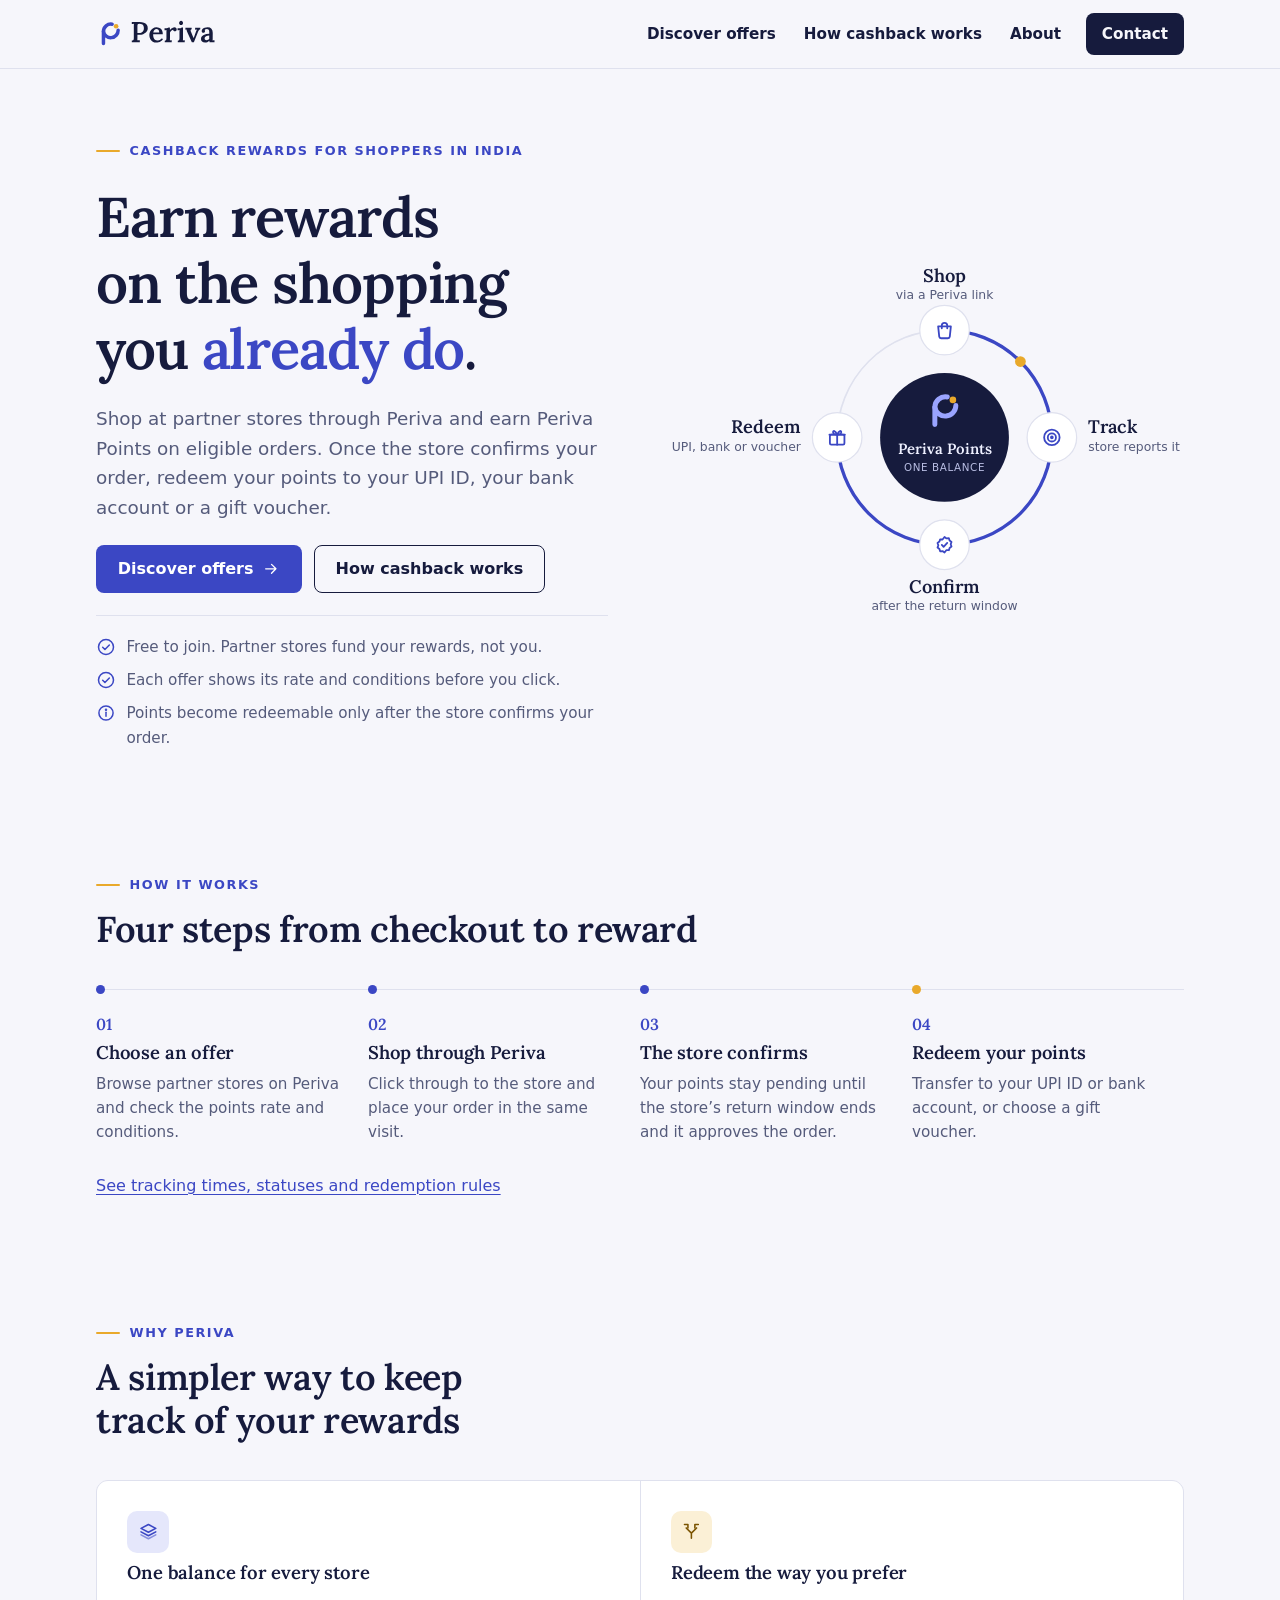
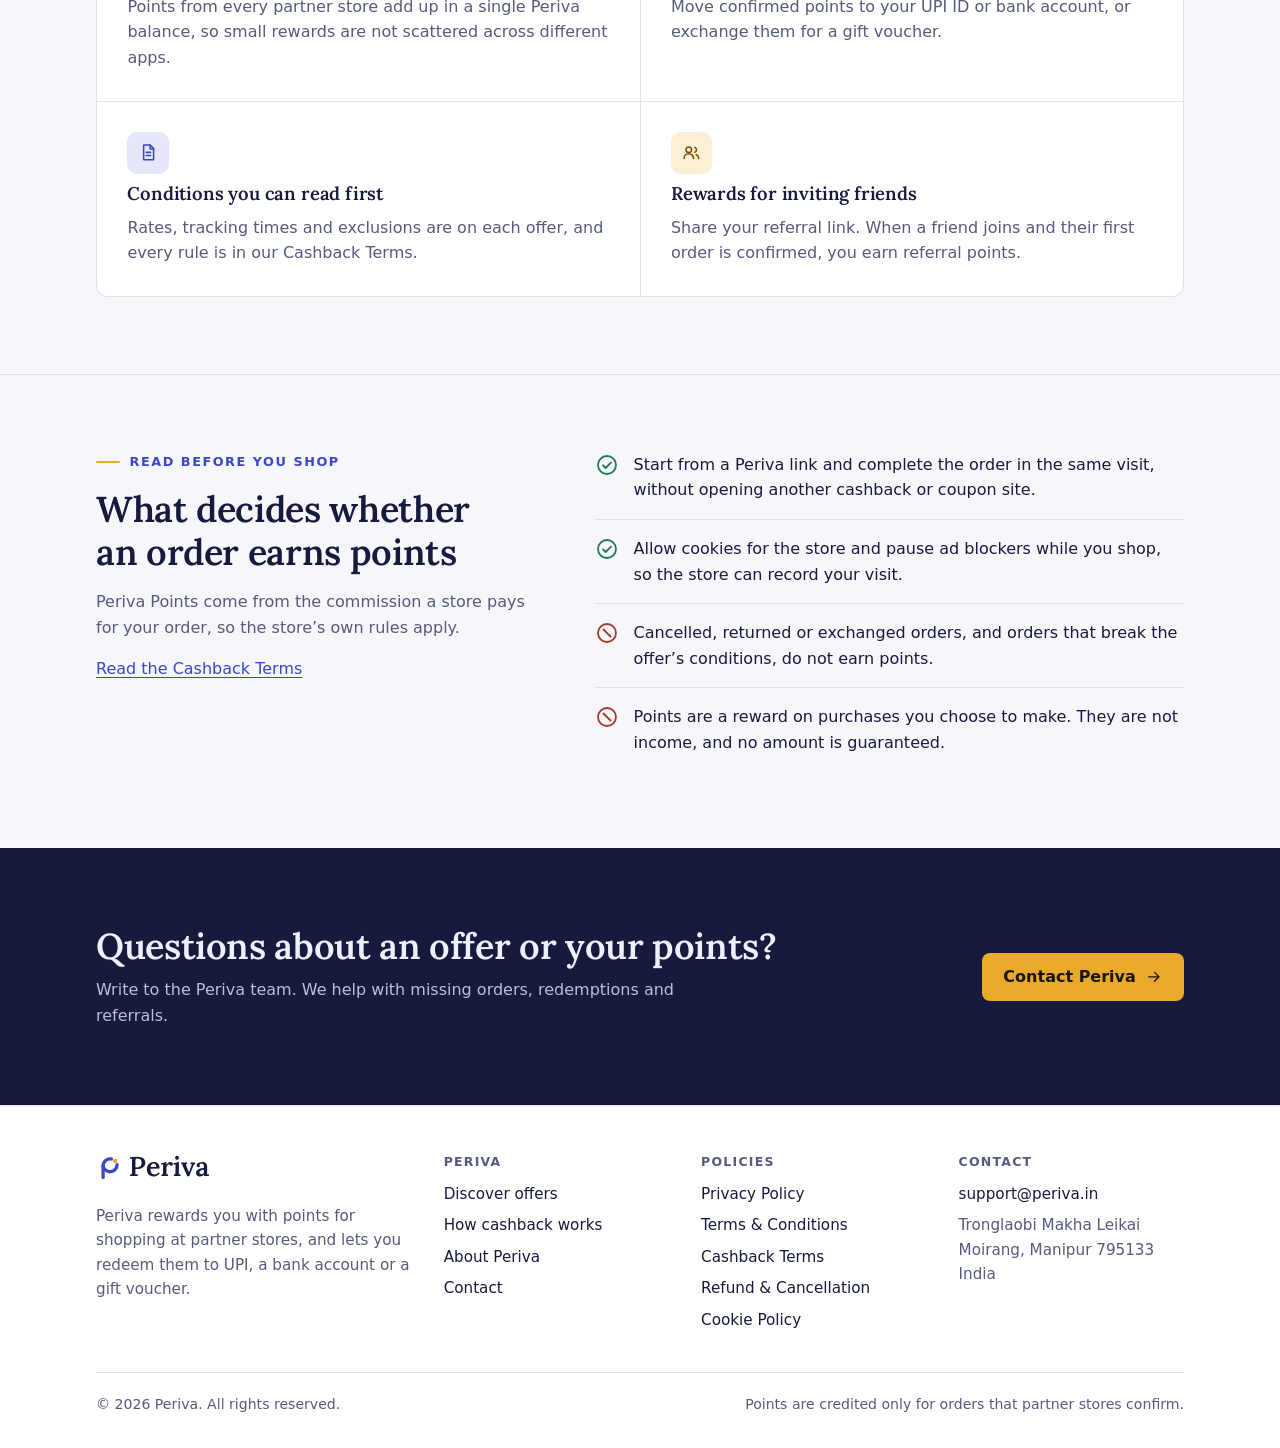
<file: index.html>
<!doctype html>
<html lang="en-IN">
<head>
<meta charset="utf-8">
<meta name="viewport" content="width=device-width, initial-scale=1, viewport-fit=cover">
<title>Periva | Earn rewards on the shopping you already do</title>
<meta name="description" content="Periva is a cashback rewards platform for India. Earn points at partner stores and redeem them to UPI, your bank account or a gift voucher once orders are confirmed.">
<meta name="robots" content="index,follow">
<link rel="canonical" href="https://periva.in/">
<meta name="theme-color" content="#161B3D">
<meta name="color-scheme" content="light dark">
<meta property="og:type" content="website">
<meta property="og:site_name" content="Periva">
<meta property="og:locale" content="en_IN">
<meta property="og:title" content="Periva | Earn rewards on the shopping you already do">
<meta property="og:description" content="Periva is a cashback rewards platform for India. Earn points at partner stores and redeem them to UPI, your bank account or a gift voucher once orders are confirmed.">
<meta property="og:url" content="https://periva.in/">
<meta property="og:image" content="https://periva.in/assets/img/og-image.png">
<meta property="og:image:width" content="1200">
<meta property="og:image:height" content="630">
<meta property="og:image:alt" content="Periva logo with the line: Rewards on the shopping you already do">
<meta name="twitter:card" content="summary_large_image">
<meta name="twitter:title" content="Periva | Earn rewards on the shopping you already do">
<meta name="twitter:description" content="Periva is a cashback rewards platform for India. Earn points at partner stores and redeem them to UPI, your bank account or a gift voucher once orders are confirmed.">
<meta name="twitter:image" content="https://periva.in/assets/img/og-image.png">
<link rel="icon" href="favicon.ico" sizes="32x32">
<link rel="icon" href="assets/img/favicon.svg" type="image/svg+xml">
<link rel="apple-touch-icon" href="assets/img/apple-touch-icon.png">
<link rel="manifest" href="site.webmanifest">
<link rel="stylesheet" href="assets/css/periva.css">
<script>document.documentElement.classList.add("js")</script>
<script type="application/ld+json">{"@context": "https://schema.org", "@type": "Organization", "name": "Periva", "url": "https://periva.in/", "logo": "https://periva.in/assets/img/icon-512.png", "email": "support@periva.in", "address": {"@type": "PostalAddress", "streetAddress": "Tronglaobi Makha Leikai", "addressLocality": "Moirang", "addressRegion": "Manipur", "postalCode": "795133", "addressCountry": "IN"}, "contactPoint": {"@type": "ContactPoint", "contactType": "customer support", "email": "support@periva.in", "areaServed": "IN", "availableLanguage": ["en"]}}</script>
<script src="assets/js/periva.js" defer></script>
</head>
<body>
<a class="skip-link" href="#main">Skip to content</a>
<header class="site-header">
  <div class="wrap header-inner">
    <a class="brand" href="index.html" aria-label="Periva home"><svg width="136" height="30" viewBox="0 0 290 64" role="img" aria-label="Periva"><g transform="translate(-1 -2)" fill="none" stroke-width="7.5" stroke-linecap="round" stroke-linejoin="round" style="stroke:var(--brand)"><path d="M17 55V29A16 16 0 0 1 35.78 13.24"/><path d="M48.76 26.22A16 16 0 0 1 17 29"/></g><circle cx="43.31" cy="15.69" r="5" style="fill:var(--gold)"/><g transform="translate(74 50) scale(0.062)" fill="currentColor"><path d="M51.66656494140625 -55.00067138671875Q79.666259765625 -56.333984375 94.66629028320312 -64.83377075195312Q109.66632080078125 -73.33355712890625 115.8331298828125 -94.50003051757812Q121.99993896484375 -115.66650390625 121.99993896484375 -153.99993896484375V-553.332275390625Q121.99993896484375 -577.9990844726562 123.33328247070312 -600.8325500488281Q124.6666259765625 -623.666015625 125.6666259765625 -637.3326416015625Q109.0 -636.3326416015625 86.9998779296875 -635.6659851074219Q64.999755859375 -634.9993286132812 51.66656494140625 -633.9993286132812V-700.0Q116.66693115234375 -701.0 182.667236328125 -701.1666564941406Q248.66754150390625 -701.3333129882812 315.33447265625 -702.0Q406.33428955078125 -702.6666870117188 472.0009460449219 -679.3333129882812Q537.6676025390625 -655.9999389648438 573.0009460449219 -608.3331298828125Q608.3342895507812 -560.6663208007812 608.0008544921875 -485.99932861328125Q608.0007934570312 -446.3326416015625 591.5007019042969 -406.4993896484375Q575.0006103515625 -366.6661376953125 539.5006408691406 -333.166259765625Q504.00067138671875 -299.6663818359375 446.6676025390625 -278.66644287109375Q389.33453369140625 -257.66650390625 307.66851806640625 -256.3331298828125Q291.66815185546875 -255.66644287109375 277.0013732910156 -255.66644287109375Q262.3345947265625 -255.66644287109375 247.66778564453125 -256.66644287109375V-149.6676025390625Q247.66778564453125 -122.00091552734375 246.83444213867188 -98.83413696289062Q246.0010986328125 -75.6673583984375 244.0010986328125 -62.6673583984375Q256.66766357421875 -63.6673583984375 273.00103759765625 -64.33401489257812Q289.33441162109375 -65.00067138671875 305.5010986328125 -65.50067138671875Q321.66778564453125 -66.00067138671875 331.33428955078125 -66.333984375V0.0H51.66656494140625ZM247.66778564453125 -320.33380126953125Q261.33428955078125 -319.00048828125 273.1675720214844 -318.1671447753906Q285.0008544921875 -317.33380126953125 299.33404541015625 -317.33380126953125Q355.00067138671875 -317.33380126953125 393.6670837402344 -337.16705322265625Q432.33349609375 -357.00030517578125 452.333251953125 -394.6668395996094Q472.3330078125 -432.3333740234375 472.3330078125 -485.66656494140625Q472.3330078125 -534.6666259765625 458.3330383300781 -565.8332214355469Q444.33306884765625 -596.9998168945312 421.1665344238281 -613.4996948242188Q398.0 -629.9995727539062 370.00030517578125 -636.1661376953125Q342.0006103515625 -642.3327026367188 314.00115966796875 -642.3327026367188Q288.33477783203125 -642.3327026367188 273.8347473144531 -633.9995727539062Q259.334716796875 -625.6664428710938 253.50125122070312 -605.4999694824219Q247.66778564453125 -585.33349609375 247.66778564453125 -550.0001831054688Z M908.66650390625 16.0Q836.999755859375 16.0 781.1664123535156 -16.5Q725.3330688476562 -49.0 693.999755859375 -108.5Q662.6664428710938 -168.0 662.6664428710938 -249.0Q662.6664428710938 -319.0 693.8330993652344 -380.0Q724.999755859375 -441.0 781.6664123535156 -478.5Q838.3330688476562 -516.0 913.3330688476562 -516.0Q955.3330688476562 -516.0 994.1664733886719 -503.8333740234375Q1032.9998779296875 -491.666748046875 1063.9999694824219 -463.8334045410156Q1095.0000610351562 -436.00006103515625 1113.3334655761719 -390.1665954589844Q1131.6668701171875 -344.3331298828125 1131.0001831054688 -277.6661376953125L795.0006713867188 -271.6661376953125Q795.0006713867188 -210.333251953125 809.5006103515625 -162.50021362304688Q824.0005493164062 -114.66717529296875 857.0004272460938 -87.50064086914062Q890.0003051757812 -60.3341064453125 944.0001831054688 -60.3341064453125Q967.6666259765625 -60.3341064453125 995.4998168945312 -68.6673583984375Q1023.3330078125 -77.0006103515625 1050.3329772949219 -94.33389282226562Q1077.3329467773438 -111.66717529296875 1098.3330688476562 -138.0006103515625L1136.33349609375 -103.33349609375Q1103.3333129882812 -55.33331298828125 1063.333251953125 -29.333282470703125Q1023.3331909179688 -3.333251953125 982.9998474121094 6.3333740234375Q942.66650390625 16.0 908.66650390625 16.0ZM800.000732421875 -332.3333740234375H1007.6659545898438Q1006.999267578125 -372.33349609375 996.499267578125 -399.83331298828125Q985.999267578125 -427.3331298828125 965.9993896484375 -441.8329162597656Q945.99951171875 -456.33270263671875 916.9998168945312 -456.33270263671875Q868.3334350585938 -456.33270263671875 838.8337097167969 -423.832763671875Q809.333984375 -391.33282470703125 800.000732421875 -332.3333740234375Z M1198.9999389648438 -53.33404541015625Q1227.9998779296875 -53.33404541015625 1239.9998779296875 -65.83395385742188Q1251.9998779296875 -78.3338623046875 1254.9999084472656 -101.16705322265625Q1257.9999389648438 -124.000244140625 1257.9999389648438 -153.3333740234375V-341.3321533203125Q1257.9999389648438 -358.66552734375 1258.8332824707031 -378.9989929199219Q1259.6666259765625 -399.33245849609375 1261.9999389648438 -419.6658935546875Q1245.3333129882812 -418.6658935546875 1225.1665649414062 -418.1658935546875Q1204.9998168945312 -417.6658935546875 1191.6666259765625 -416.6658935546875V-480.99993896484375H1228.6668090820312Q1269.0000610351562 -480.99993896484375 1296.1670532226562 -490.4999694824219Q1323.3340454101562 -500.0 1333.6673583984375 -510.0H1376.0010986328125Q1378.0010986328125 -498.0001220703125 1379.0010986328125 -471.8333740234375Q1380.0010986328125 -445.6666259765625 1380.3344116210938 -419.66693115234375Q1403.3346557617188 -450.00042724609375 1428.0012817382812 -471.33367919921875Q1452.6679077148438 -492.66693115234375 1479.167724609375 -504.3334655761719Q1505.6675415039062 -516.0 1533.6672973632812 -516.0Q1566.3341064453125 -516.0 1590.6675415039062 -497.9999084472656Q1615.0009765625 -479.99981689453125 1615.0009765625 -439.666259765625Q1615.0009765625 -426.99945068359375 1608.6676025390625 -412.166015625Q1602.334228515625 -397.33258056640625 1588.66748046875 -387.1658630371094Q1575.000732421875 -376.9991455078125 1551.667236328125 -376.9991455078125Q1531.0006103515625 -377.33245849609375 1512.6671142578125 -390.8323669433594Q1494.3336181640625 -404.332275390625 1493.33349609375 -434.33251953125Q1471.6669311523438 -434.66583251953125 1449.5003967285156 -418.9991149902344Q1427.3338623046875 -403.3323974609375 1409.3340148925781 -380.165771484375Q1391.3341674804688 -356.9991455078125 1381.3344116210938 -333.332763671875L1381.667724609375 -142.66778564453125Q1381.667724609375 -126.66790771484375 1380.8343811035156 -104.50103759765625Q1380.0010375976562 -82.33416748046875 1377.667724609375 -61.33404541015625Q1393.667724609375 -63.000732421875 1411.83447265625 -63.500732421875Q1430.001220703125 -64.000732421875 1442.0010986328125 -64.33404541015625V0.0H1198.9999389648438Z M1652.9999389648438 -53.33404541015625Q1681.9998779296875 -53.33404541015625 1693.9998779296875 -65.83395385742188Q1705.9998779296875 -78.3338623046875 1708.9999084472656 -101.16705322265625Q1711.9999389648438 -124.000244140625 1711.9999389648438 -153.3333740234375V-339.998779296875Q1711.9999389648438 -357.3321533203125 1712.9999389648438 -377.83233642578125Q1713.9999389648438 -398.33251953125 1715.9999389648438 -419.6658935546875Q1699.3333129882812 -418.6658935546875 1679.1665649414062 -417.9992370605469Q1658.9998168945312 -417.33258056640625 1645.6666259765625 -416.33258056640625V-480.99993896484375Q1691.0 -480.99993896484375 1720.33349609375 -485.6666259765625Q1749.6669921875 -490.33331298828125 1766.1671142578125 -497.0Q1782.667236328125 -503.66668701171875 1789.667236328125 -510.0H1835.3344116210938V-142.66778564453125Q1835.3344116210938 -126.66790771484375 1834.5010681152344 -104.50103759765625Q1833.667724609375 -82.33416748046875 1831.3344116210938 -61.33404541015625Q1847.3344116210938 -63.000732421875 1865.5011596679688 -63.500732421875Q1883.6679077148438 -64.000732421875 1895.6677856445312 -64.33404541015625V0.0H1652.9999389648438ZM1768.3338623046875 -595.666259765625Q1738.6669311523438 -595.666259765625 1718.6668090820312 -617.3330688476562Q1698.6666870117188 -638.9998779296875 1698.6666870117188 -670.0784948012408Q1698.6666870117188 -701.1571116727941 1719.5001525878906 -722.9121434828814Q1740.3336181640625 -744.6671752929688 1768.00048828125 -744.6671752929688Q1796.9636332194011 -744.6671752929688 1816.4822743733725 -722.9121434828814Q1836.0009155273438 -701.1571116727941 1836.0009155273438 -670.0784948012408Q1836.0009155273438 -638.9998779296875 1817.1675109863281 -617.3330688476562Q1798.3341064453125 -595.666259765625 1768.3338623046875 -595.666259765625Z M2142.3331909179688 3.0 1989.3328857421875 -337.00042724609375Q1976.6663208007812 -366.33349609375 1970.6664123535156 -383.9998779296875Q1964.66650390625 -401.666259765625 1962.4998779296875 -413.9994201660156Q1960.333251953125 -426.33258056640625 1957.9998779296875 -437.999267578125L1919.0 -435.66595458984375V-500H2136.3343505859375V-447.3326416015625Q2112.3345336914062 -446.66595458984375 2104.8345642089844 -434.1660461425781Q2097.3345947265625 -421.6661376953125 2100.6678466796875 -401.4996337890625Q2104.0010986328125 -381.3331298828125 2112.6676635742188 -358.33331298828125L2173.00048828125 -214.33428955078125Q2181.00048828125 -196.00091552734375 2188.8338317871094 -176.50088500976562Q2196.6671752929688 -157.0008544921875 2204.3338623046875 -137.0008544921875H2205.3338623046875Q2212.3339233398438 -156.0009765625 2219.5006103515625 -175.667724609375Q2226.6672973632812 -195.33447265625 2233.0006713867188 -214.66790771484375L2288.333251953125 -368.999267578125Q2296.9999389648438 -393.66595458984375 2304.9999084472656 -409.6658935546875Q2312.9998779296875 -425.66583251953125 2320.3333129882812 -439.3326416015625L2257.6666870117188 -435.66595458984375V-500.0H2437.0006713867188V-447.3326416015625Q2414.333984375 -444.6658935546875 2397.3339233398438 -425.3324279785156Q2380.3338623046875 -405.99896240234375 2367.167205810547 -378.3323669433594Q2354.0005493164062 -350.665771484375 2342.6674194335938 -322.33294677734375L2213.66748046875 3.0Z M2758.6660766601562 0.0Q2756.332763671875 -14.99993896484375 2755.6661071777344 -25.666534423828125Q2754.9994506835938 -36.3331298828125 2753.6661376953125 -49.66644287109375Q2719.6661376953125 -15.66644287109375 2681.1661682128906 0.166778564453125Q2642.6661987304688 16.0 2601.9996337890625 16.0Q2533.9998779296875 16.0 2497.6665649414062 -20.833404541015625Q2461.333251953125 -57.66680908203125 2461.333251953125 -112.3336181640625Q2461.333251953125 -159.6669921875 2487.16650390625 -193.50033569335938Q2512.999755859375 -227.33367919921875 2555.1663208007812 -248.83367919921875Q2597.3328857421875 -270.33367919921875 2648.1661376953125 -281.5003662109375Q2698.9993896484375 -292.66705322265625 2748.9993896484375 -293.6671142578125V-349.000244140625Q2748.9993896484375 -378.00006103515625 2742.666046142578 -402.33319091796875Q2736.3327026367188 -426.66632080078125 2719.332794189453 -441.33282470703125Q2702.3328857421875 -455.99932861328125 2668.9998779296875 -455.66595458984375Q2646.666748046875 -455.33258056640625 2624.5003356933594 -446.666015625Q2602.3339233398438 -437.99945068359375 2589.0006103515625 -419.66644287109375Q2597.0006103515625 -410.999755859375 2599.167266845703 -400.499755859375Q2601.3339233398438 -389.999755859375 2601.3339233398438 -381.66644287109375Q2601.3339233398438 -364.33294677734375 2587.3338012695312 -344.83282470703125Q2573.3336791992188 -325.33270263671875 2541.6668090820312 -326.33270263671875Q2514.6666259765625 -326.9993896484375 2500.3331909179688 -345.1661682128906Q2485.999755859375 -363.33294677734375 2485.999755859375 -387.999755859375Q2485.999755859375 -425.9998779296875 2513.4998168945312 -454.6665954589844Q2540.9998779296875 -483.33331298828125 2587.9999389648438 -499.6666564941406Q2635 -516 2692.6666870117188 -516.0Q2779.3334350585938 -516.0 2825.000274658203 -470.83331298828125Q2870.6671142578125 -425.6666259765625 2870.3338012695312 -326.9998779296875Q2870.3338012695312 -291.99993896484375 2870.3338012695312 -263.5002136230469Q2870.3338012695312 -235.00048828125 2869.8338012695312 -206.50076293945312Q2869.3338012695312 -178.00103759765625 2869.3338012695312 -142.66778564453125Q2869.3338012695312 -128.00115966796875 2868.3338012695312 -105.66763305664062Q2867.3338012695312 -83.3341064453125 2865.3338012695312 -61.33404541015625Q2882.6671142578125 -63.000732421875 2901.1671447753906 -63.667388916015625Q2919.6671752929688 -64.33404541015625 2932.3336791992188 -64.6673583984375V0.0ZM2748.3327026367188 -234.99969482421875Q2718.3328247070312 -232.66632080078125 2689.1664123535156 -225.49966430664062Q2660.0 -218.3330078125 2637.1669311523438 -205.33306884765625Q2614.3338623046875 -192.3331298828125 2600.8340454101562 -172.83328247070312Q2587.334228515625 -153.33343505859375 2587.6675415039062 -127.66705322265625Q2589.0008544921875 -96.667236328125 2607.8340759277344 -82.50070190429688Q2626.6672973632812 -68.33416748046875 2651.6671142578125 -68.33416748046875Q2680.666748046875 -68.33416748046875 2704.166534423828 -80.16738891601562Q2727.6663208007812 -92.0006103515625 2748.3327026367188 -112.0003662109375Q2747.9993896484375 -122.33367919921875 2747.9993896484375 -133.00027465820312Q2747.9993896484375 -143.6668701171875 2747.9993896484375 -155.0001220703125Q2747.9993896484375 -168.66705322265625 2748.166046142578 -190.00021362304688Q2748.3327026367188 -211.3333740234375 2748.3327026367188 -234.99969482421875Z"/></g></svg></a>
    <button class="nav-toggle" type="button" aria-expanded="false" aria-controls="site-nav"><svg width="24" height="24" viewBox="0 0 24 24" fill="none" stroke="currentColor" stroke-width="1.8" stroke-linecap="round" stroke-linejoin="round" aria-hidden="true" focusable="false"><path d="M4 7h16M4 12h16M4 17h10"/></svg><span class="nav-toggle-label">Menu</span></button>
    <nav class="site-nav" id="site-nav" aria-label="Main"><ul><li><a href="offers.html">Discover offers</a></li><li><a href="how-cashback-works.html">How cashback works</a></li><li><a href="about.html">About</a></li><li><a class="nav-cta" href="contact.html">Contact</a></li></ul></nav>
  </div>
</header>
<main id="main" tabindex="-1">
<section class="hero">
  <div class="wrap hero-grid">
    <div class="hero-copy">
      <p class="kicker">Cashback rewards for shoppers in India</p>
      <h1>Earn rewards on the shopping you <em>already do</em>.</h1>
      <p class="lede">Shop at partner stores through Periva and earn Periva Points on eligible orders. Once the store confirms your order, redeem your points to your UPI ID, your bank account or a gift voucher.</p>
      <div class="btn-row">
        <a class="btn btn-primary" href="offers.html">Discover offers <svg width="24" height="24" viewBox="0 0 24 24" fill="none" stroke="currentColor" stroke-width="1.8" stroke-linecap="round" stroke-linejoin="round" aria-hidden="true" focusable="false"><path d="M5 12h14M13 6l6 6-6 6"/></svg></a>
        <a class="btn btn-outline" href="how-cashback-works.html">How cashback works</a>
      </div>
      <ul class="hero-facts">
        <li><svg width="24" height="24" viewBox="0 0 24 24" fill="none" stroke="currentColor" stroke-width="1.8" stroke-linecap="round" stroke-linejoin="round" aria-hidden="true" focusable="false"><circle cx="12" cy="12" r="9"/><path d="m8 12.3 2.7 2.7L16 9.6"/></svg><span>Free to join. Partner stores fund your rewards, not you.</span></li>
        <li><svg width="24" height="24" viewBox="0 0 24 24" fill="none" stroke="currentColor" stroke-width="1.8" stroke-linecap="round" stroke-linejoin="round" aria-hidden="true" focusable="false"><circle cx="12" cy="12" r="9"/><path d="m8 12.3 2.7 2.7L16 9.6"/></svg><span>Each offer shows its rate and conditions before you click.</span></li>
        <li><svg width="24" height="24" viewBox="0 0 24 24" fill="none" stroke="currentColor" stroke-width="1.8" stroke-linecap="round" stroke-linejoin="round" aria-hidden="true" focusable="false"><circle cx="12" cy="12" r="8.5"/><path d="M12 11v5"/><circle cx="12" cy="8" r=".6" fill="currentColor"/></svg><span>Points become redeemable only after the store confirms your order.</span></li>
      </ul>
    </div>
    <figure class="loop">
<svg viewBox="-70 20 620 440" role="img" aria-labelledby="loop-title loop-desc">
<title id="loop-title">How Periva rewards work</title>
<desc id="loop-desc">A loop of four steps around your Periva balance: shop through a Periva link, the store tracks the order, the store confirms it after the return window, and you redeem points to UPI, a bank account or a gift voucher.</desc>
<circle class="ring" cx="260" cy="230" r="130"/>
<path class="ring-progress" d="M260 100A130 130 0 1 1 130 230"/>
<g class="orbit"><circle class="orbit-dot" cx="351.9" cy="138.1" r="6.5"/></g>
<g><circle class="node" cx="260" cy="100" r="30"/><g class="node-icon" transform="translate(246.8 86.8) scale(1.1)"><path d="M5 8h14l-1.2 11.2a2 2 0 0 1-2 1.8H8.2a2 2 0 0 1-2-1.8Z"/><path d="M9 10V7a3 3 0 0 1 6 0v3"/></g><text class="node-label" x="260" y="42" text-anchor="middle">Shop</text><text class="node-sub" x="260" y="63" text-anchor="middle">via a Periva link</text></g>
<g><circle class="node" cx="390" cy="230" r="30"/><g class="node-icon" transform="translate(376.8 216.8) scale(1.1)"><circle cx="12" cy="12" r="8.5"/><circle cx="12" cy="12" r="4.5"/><circle cx="12" cy="12" r="1" fill="currentColor"/></g><text class="node-label" x="434" y="225" text-anchor="start">Track</text><text class="node-sub" x="434" y="246" text-anchor="start">store reports it</text></g>
<g><circle class="node" cx="260" cy="360" r="30"/><g class="node-icon" transform="translate(246.8 346.8) scale(1.1)"><path d="M12 3.5 14.2 5l2.6-.2.8 2.5 2.1 1.6-.9 2.5.9 2.5-2.1 1.6-.8 2.5-2.6-.2L12 20.5 9.8 19l-2.6.2-.8-2.5-2.1-1.6.9-2.5-.9-2.5 2.1-1.6.8-2.5 2.6.2Z"/><path d="m9 12.2 2 2 4-4.2"/></g><text class="node-label" x="260" y="418" text-anchor="middle">Confirm</text><text class="node-sub" x="260" y="439" text-anchor="middle">after the return window</text></g>
<g><circle class="node" cx="130" cy="230" r="30"/><g class="node-icon" transform="translate(116.8 216.8) scale(1.1)"><rect x="4" y="9" width="16" height="11" rx="1.5"/><path d="M3.5 9h17M12 9v11"/><path d="M12 9C10 9 7.5 8 7.5 6.2S9.7 4 12 9c2.3-5 4.5-4.6 4.5-2.8S14 9 12 9Z"/></g><text class="node-label" x="86" y="225" text-anchor="end">Redeem</text><text class="node-sub" x="86" y="246" text-anchor="end">UPI, bank or voucher</text></g>
<circle class="core" cx="260" cy="230" r="78"/>
<g transform="translate(235.5 172) scale(.8)"><g transform="translate(-1 -2)" class="core-mark"><path d="M17 55V29A16 16 0 0 1 35.78 13.24"/><path d="M48.76 26.22A16 16 0 0 1 17 29"/></g><circle class="core-dot" cx="43.31" cy="15.69" r="5"/></g>
<text class="core-text" x="260" y="250" text-anchor="middle">Periva Points</text>
<text class="core-sub" x="260" y="271" text-anchor="middle">ONE BALANCE</text>
</svg>
</figure>
  </div>
</section>

<section class="section-sm" aria-labelledby="steps-title">
  <div class="wrap">
    <div class="section-head">
      <p class="kicker">How it works</p>
      <h2 id="steps-title">Four steps from checkout to reward</h2>
    </div>
    <ol class="steps">
      <li><h3>Choose an offer</h3><p>Browse partner stores on Periva and check the points rate and conditions.</p></li>
      <li><h3>Shop through Periva</h3><p>Click through to the store and place your order in the same visit.</p></li>
      <li><h3>The store confirms</h3><p>Your points stay pending until the store’s return window ends and it approves the order.</p></li>
      <li><h3>Redeem your points</h3><p>Transfer to your UPI ID or bank account, or choose a gift voucher.</p></li>
    </ol>
    <p style="margin-top:1.75rem"><a href="how-cashback-works.html">See tracking times, statuses and redemption rules</a></p>
  </div>
</section>

<section class="section" aria-labelledby="why-title">
  <div class="wrap">
    <div class="section-head">
      <p class="kicker">Why Periva</p>
      <h2 id="why-title">A simpler way to keep track of your rewards</h2>
    </div>
    <div class="reasons">
      <div class="reason"><span class="icon"><svg width="24" height="24" viewBox="0 0 24 24" fill="none" stroke="currentColor" stroke-width="1.8" stroke-linecap="round" stroke-linejoin="round" aria-hidden="true" focusable="false"><path d="m12 4 8.5 4.5L12 13 3.5 8.5Z"/><path d="m3.5 12.5 8.5 4.5 8.5-4.5"/><path d="m3.5 16 8.5 4.5 8.5-4.5" opacity=".55"/></svg></span><h3>One balance for every store</h3><p>Points from every partner store add up in a single Periva balance, so small rewards are not scattered across different apps.</p></div>
      <div class="reason"><span class="icon gold"><svg width="24" height="24" viewBox="0 0 24 24" fill="none" stroke="currentColor" stroke-width="1.8" stroke-linecap="round" stroke-linejoin="round" aria-hidden="true" focusable="false"><path d="M12 20v-6M12 14 6 8M12 14l6-6"/><path d="M4 4h4v4M20 4h-4v4"/></svg></span><h3>Redeem the way you prefer</h3><p>Move confirmed points to your UPI ID or bank account, or exchange them for a gift voucher.</p></div>
      <div class="reason"><span class="icon"><svg width="24" height="24" viewBox="0 0 24 24" fill="none" stroke="currentColor" stroke-width="1.8" stroke-linecap="round" stroke-linejoin="round" aria-hidden="true" focusable="false"><path d="M7 3.5h7l4 4V20a.5.5 0 0 1-.5.5h-10.5A.5.5 0 0 1 6.5 20V4a.5.5 0 0 1 .5-.5Z"/><path d="M14 3.5V8h4M9.5 12h5M9.5 15.5h5"/></svg></span><h3>Conditions you can read first</h3><p>Rates, tracking times and exclusions are on each offer, and every rule is in our Cashback Terms.</p></div>
      <div class="reason"><span class="icon gold"><svg width="24" height="24" viewBox="0 0 24 24" fill="none" stroke="currentColor" stroke-width="1.8" stroke-linecap="round" stroke-linejoin="round" aria-hidden="true" focusable="false"><circle cx="9" cy="9" r="3.2"/><path d="M3.5 19a5.5 5.5 0 0 1 11 0"/><path d="M16 6.2a3 3 0 0 1 0 5.6M17.5 14.5A5.5 5.5 0 0 1 20.5 19"/></svg></span><h3>Rewards for inviting friends</h3><p>Share your referral link. When a friend joins and their first order is confirmed, you earn referral points.</p></div>
    </div>
  </div>
</section>

<section class="section rule-top" aria-labelledby="know-title">
  <div class="wrap split">
    <div class="stack">
      <p class="kicker">Read before you shop</p>
      <h2 id="know-title">What decides whether an order earns points</h2>
      <p class="muted">Periva Points come from the commission a store pays for your order, so the store’s own rules apply.</p>
      <p><a href="cashback-terms.html">Read the Cashback Terms</a></p>
    </div>
    <ul class="conditions"><li class="ok"><svg width="24" height="24" viewBox="0 0 24 24" fill="none" stroke="currentColor" stroke-width="1.8" stroke-linecap="round" stroke-linejoin="round" aria-hidden="true" focusable="false"><circle cx="12" cy="12" r="9"/><path d="m8 12.3 2.7 2.7L16 9.6"/></svg><span>Start from a Periva link and complete the order in the same visit, without opening another cashback or coupon site.</span></li><li class="ok"><svg width="24" height="24" viewBox="0 0 24 24" fill="none" stroke="currentColor" stroke-width="1.8" stroke-linecap="round" stroke-linejoin="round" aria-hidden="true" focusable="false"><circle cx="12" cy="12" r="9"/><path d="m8 12.3 2.7 2.7L16 9.6"/></svg><span>Allow cookies for the store and pause ad blockers while you shop, so the store can record your visit.</span></li><li class="no"><svg width="24" height="24" viewBox="0 0 24 24" fill="none" stroke="currentColor" stroke-width="1.8" stroke-linecap="round" stroke-linejoin="round" aria-hidden="true" focusable="false"><circle cx="12" cy="12" r="9"/><path d="M8.5 8.5 15.5 15.5"/></svg><span>Cancelled, returned or exchanged orders, and orders that break the offer’s conditions, do not earn points.</span></li><li class="no"><svg width="24" height="24" viewBox="0 0 24 24" fill="none" stroke="currentColor" stroke-width="1.8" stroke-linecap="round" stroke-linejoin="round" aria-hidden="true" focusable="false"><circle cx="12" cy="12" r="9"/><path d="M8.5 8.5 15.5 15.5"/></svg><span>Points are a reward on purchases you choose to make. They are not income, and no amount is guaranteed.</span></li></ul>
  </div>
</section>

<section class="section night" aria-label="Questions about an offer or your points?">
  <div class="wrap closing">
    <div><h2>Questions about an offer or your points?</h2><p class="muted">Write to the Periva team. We help with missing orders, redemptions and referrals.</p></div>
    <a class="btn" href="contact.html">Contact Periva <svg width="24" height="24" viewBox="0 0 24 24" fill="none" stroke="currentColor" stroke-width="1.8" stroke-linecap="round" stroke-linejoin="round" aria-hidden="true" focusable="false"><path d="M5 12h14M13 6l6 6-6 6"/></svg></a>
  </div>
</section>

</main>
<footer class="site-footer">
  <div class="wrap">
    <div class="footer-grid">
      <div class="footer-brand">
        <a href="index.html" aria-label="Periva home"><svg width="136" height="30" viewBox="0 0 290 64" role="img" aria-label="Periva"><g transform="translate(-1 -2)" fill="none" stroke-width="7.5" stroke-linecap="round" stroke-linejoin="round" style="stroke:var(--brand)"><path d="M17 55V29A16 16 0 0 1 35.78 13.24"/><path d="M48.76 26.22A16 16 0 0 1 17 29"/></g><circle cx="43.31" cy="15.69" r="5" style="fill:var(--gold)"/><g transform="translate(74 50) scale(0.062)" fill="currentColor"><path d="M51.66656494140625 -55.00067138671875Q79.666259765625 -56.333984375 94.66629028320312 -64.83377075195312Q109.66632080078125 -73.33355712890625 115.8331298828125 -94.50003051757812Q121.99993896484375 -115.66650390625 121.99993896484375 -153.99993896484375V-553.332275390625Q121.99993896484375 -577.9990844726562 123.33328247070312 -600.8325500488281Q124.6666259765625 -623.666015625 125.6666259765625 -637.3326416015625Q109.0 -636.3326416015625 86.9998779296875 -635.6659851074219Q64.999755859375 -634.9993286132812 51.66656494140625 -633.9993286132812V-700.0Q116.66693115234375 -701.0 182.667236328125 -701.1666564941406Q248.66754150390625 -701.3333129882812 315.33447265625 -702.0Q406.33428955078125 -702.6666870117188 472.0009460449219 -679.3333129882812Q537.6676025390625 -655.9999389648438 573.0009460449219 -608.3331298828125Q608.3342895507812 -560.6663208007812 608.0008544921875 -485.99932861328125Q608.0007934570312 -446.3326416015625 591.5007019042969 -406.4993896484375Q575.0006103515625 -366.6661376953125 539.5006408691406 -333.166259765625Q504.00067138671875 -299.6663818359375 446.6676025390625 -278.66644287109375Q389.33453369140625 -257.66650390625 307.66851806640625 -256.3331298828125Q291.66815185546875 -255.66644287109375 277.0013732910156 -255.66644287109375Q262.3345947265625 -255.66644287109375 247.66778564453125 -256.66644287109375V-149.6676025390625Q247.66778564453125 -122.00091552734375 246.83444213867188 -98.83413696289062Q246.0010986328125 -75.6673583984375 244.0010986328125 -62.6673583984375Q256.66766357421875 -63.6673583984375 273.00103759765625 -64.33401489257812Q289.33441162109375 -65.00067138671875 305.5010986328125 -65.50067138671875Q321.66778564453125 -66.00067138671875 331.33428955078125 -66.333984375V0.0H51.66656494140625ZM247.66778564453125 -320.33380126953125Q261.33428955078125 -319.00048828125 273.1675720214844 -318.1671447753906Q285.0008544921875 -317.33380126953125 299.33404541015625 -317.33380126953125Q355.00067138671875 -317.33380126953125 393.6670837402344 -337.16705322265625Q432.33349609375 -357.00030517578125 452.333251953125 -394.6668395996094Q472.3330078125 -432.3333740234375 472.3330078125 -485.66656494140625Q472.3330078125 -534.6666259765625 458.3330383300781 -565.8332214355469Q444.33306884765625 -596.9998168945312 421.1665344238281 -613.4996948242188Q398.0 -629.9995727539062 370.00030517578125 -636.1661376953125Q342.0006103515625 -642.3327026367188 314.00115966796875 -642.3327026367188Q288.33477783203125 -642.3327026367188 273.8347473144531 -633.9995727539062Q259.334716796875 -625.6664428710938 253.50125122070312 -605.4999694824219Q247.66778564453125 -585.33349609375 247.66778564453125 -550.0001831054688Z M908.66650390625 16.0Q836.999755859375 16.0 781.1664123535156 -16.5Q725.3330688476562 -49.0 693.999755859375 -108.5Q662.6664428710938 -168.0 662.6664428710938 -249.0Q662.6664428710938 -319.0 693.8330993652344 -380.0Q724.999755859375 -441.0 781.6664123535156 -478.5Q838.3330688476562 -516.0 913.3330688476562 -516.0Q955.3330688476562 -516.0 994.1664733886719 -503.8333740234375Q1032.9998779296875 -491.666748046875 1063.9999694824219 -463.8334045410156Q1095.0000610351562 -436.00006103515625 1113.3334655761719 -390.1665954589844Q1131.6668701171875 -344.3331298828125 1131.0001831054688 -277.6661376953125L795.0006713867188 -271.6661376953125Q795.0006713867188 -210.333251953125 809.5006103515625 -162.50021362304688Q824.0005493164062 -114.66717529296875 857.0004272460938 -87.50064086914062Q890.0003051757812 -60.3341064453125 944.0001831054688 -60.3341064453125Q967.6666259765625 -60.3341064453125 995.4998168945312 -68.6673583984375Q1023.3330078125 -77.0006103515625 1050.3329772949219 -94.33389282226562Q1077.3329467773438 -111.66717529296875 1098.3330688476562 -138.0006103515625L1136.33349609375 -103.33349609375Q1103.3333129882812 -55.33331298828125 1063.333251953125 -29.333282470703125Q1023.3331909179688 -3.333251953125 982.9998474121094 6.3333740234375Q942.66650390625 16.0 908.66650390625 16.0ZM800.000732421875 -332.3333740234375H1007.6659545898438Q1006.999267578125 -372.33349609375 996.499267578125 -399.83331298828125Q985.999267578125 -427.3331298828125 965.9993896484375 -441.8329162597656Q945.99951171875 -456.33270263671875 916.9998168945312 -456.33270263671875Q868.3334350585938 -456.33270263671875 838.8337097167969 -423.832763671875Q809.333984375 -391.33282470703125 800.000732421875 -332.3333740234375Z M1198.9999389648438 -53.33404541015625Q1227.9998779296875 -53.33404541015625 1239.9998779296875 -65.83395385742188Q1251.9998779296875 -78.3338623046875 1254.9999084472656 -101.16705322265625Q1257.9999389648438 -124.000244140625 1257.9999389648438 -153.3333740234375V-341.3321533203125Q1257.9999389648438 -358.66552734375 1258.8332824707031 -378.9989929199219Q1259.6666259765625 -399.33245849609375 1261.9999389648438 -419.6658935546875Q1245.3333129882812 -418.6658935546875 1225.1665649414062 -418.1658935546875Q1204.9998168945312 -417.6658935546875 1191.6666259765625 -416.6658935546875V-480.99993896484375H1228.6668090820312Q1269.0000610351562 -480.99993896484375 1296.1670532226562 -490.4999694824219Q1323.3340454101562 -500.0 1333.6673583984375 -510.0H1376.0010986328125Q1378.0010986328125 -498.0001220703125 1379.0010986328125 -471.8333740234375Q1380.0010986328125 -445.6666259765625 1380.3344116210938 -419.66693115234375Q1403.3346557617188 -450.00042724609375 1428.0012817382812 -471.33367919921875Q1452.6679077148438 -492.66693115234375 1479.167724609375 -504.3334655761719Q1505.6675415039062 -516.0 1533.6672973632812 -516.0Q1566.3341064453125 -516.0 1590.6675415039062 -497.9999084472656Q1615.0009765625 -479.99981689453125 1615.0009765625 -439.666259765625Q1615.0009765625 -426.99945068359375 1608.6676025390625 -412.166015625Q1602.334228515625 -397.33258056640625 1588.66748046875 -387.1658630371094Q1575.000732421875 -376.9991455078125 1551.667236328125 -376.9991455078125Q1531.0006103515625 -377.33245849609375 1512.6671142578125 -390.8323669433594Q1494.3336181640625 -404.332275390625 1493.33349609375 -434.33251953125Q1471.6669311523438 -434.66583251953125 1449.5003967285156 -418.9991149902344Q1427.3338623046875 -403.3323974609375 1409.3340148925781 -380.165771484375Q1391.3341674804688 -356.9991455078125 1381.3344116210938 -333.332763671875L1381.667724609375 -142.66778564453125Q1381.667724609375 -126.66790771484375 1380.8343811035156 -104.50103759765625Q1380.0010375976562 -82.33416748046875 1377.667724609375 -61.33404541015625Q1393.667724609375 -63.000732421875 1411.83447265625 -63.500732421875Q1430.001220703125 -64.000732421875 1442.0010986328125 -64.33404541015625V0.0H1198.9999389648438Z M1652.9999389648438 -53.33404541015625Q1681.9998779296875 -53.33404541015625 1693.9998779296875 -65.83395385742188Q1705.9998779296875 -78.3338623046875 1708.9999084472656 -101.16705322265625Q1711.9999389648438 -124.000244140625 1711.9999389648438 -153.3333740234375V-339.998779296875Q1711.9999389648438 -357.3321533203125 1712.9999389648438 -377.83233642578125Q1713.9999389648438 -398.33251953125 1715.9999389648438 -419.6658935546875Q1699.3333129882812 -418.6658935546875 1679.1665649414062 -417.9992370605469Q1658.9998168945312 -417.33258056640625 1645.6666259765625 -416.33258056640625V-480.99993896484375Q1691.0 -480.99993896484375 1720.33349609375 -485.6666259765625Q1749.6669921875 -490.33331298828125 1766.1671142578125 -497.0Q1782.667236328125 -503.66668701171875 1789.667236328125 -510.0H1835.3344116210938V-142.66778564453125Q1835.3344116210938 -126.66790771484375 1834.5010681152344 -104.50103759765625Q1833.667724609375 -82.33416748046875 1831.3344116210938 -61.33404541015625Q1847.3344116210938 -63.000732421875 1865.5011596679688 -63.500732421875Q1883.6679077148438 -64.000732421875 1895.6677856445312 -64.33404541015625V0.0H1652.9999389648438ZM1768.3338623046875 -595.666259765625Q1738.6669311523438 -595.666259765625 1718.6668090820312 -617.3330688476562Q1698.6666870117188 -638.9998779296875 1698.6666870117188 -670.0784948012408Q1698.6666870117188 -701.1571116727941 1719.5001525878906 -722.9121434828814Q1740.3336181640625 -744.6671752929688 1768.00048828125 -744.6671752929688Q1796.9636332194011 -744.6671752929688 1816.4822743733725 -722.9121434828814Q1836.0009155273438 -701.1571116727941 1836.0009155273438 -670.0784948012408Q1836.0009155273438 -638.9998779296875 1817.1675109863281 -617.3330688476562Q1798.3341064453125 -595.666259765625 1768.3338623046875 -595.666259765625Z M2142.3331909179688 3.0 1989.3328857421875 -337.00042724609375Q1976.6663208007812 -366.33349609375 1970.6664123535156 -383.9998779296875Q1964.66650390625 -401.666259765625 1962.4998779296875 -413.9994201660156Q1960.333251953125 -426.33258056640625 1957.9998779296875 -437.999267578125L1919.0 -435.66595458984375V-500H2136.3343505859375V-447.3326416015625Q2112.3345336914062 -446.66595458984375 2104.8345642089844 -434.1660461425781Q2097.3345947265625 -421.6661376953125 2100.6678466796875 -401.4996337890625Q2104.0010986328125 -381.3331298828125 2112.6676635742188 -358.33331298828125L2173.00048828125 -214.33428955078125Q2181.00048828125 -196.00091552734375 2188.8338317871094 -176.50088500976562Q2196.6671752929688 -157.0008544921875 2204.3338623046875 -137.0008544921875H2205.3338623046875Q2212.3339233398438 -156.0009765625 2219.5006103515625 -175.667724609375Q2226.6672973632812 -195.33447265625 2233.0006713867188 -214.66790771484375L2288.333251953125 -368.999267578125Q2296.9999389648438 -393.66595458984375 2304.9999084472656 -409.6658935546875Q2312.9998779296875 -425.66583251953125 2320.3333129882812 -439.3326416015625L2257.6666870117188 -435.66595458984375V-500.0H2437.0006713867188V-447.3326416015625Q2414.333984375 -444.6658935546875 2397.3339233398438 -425.3324279785156Q2380.3338623046875 -405.99896240234375 2367.167205810547 -378.3323669433594Q2354.0005493164062 -350.665771484375 2342.6674194335938 -322.33294677734375L2213.66748046875 3.0Z M2758.6660766601562 0.0Q2756.332763671875 -14.99993896484375 2755.6661071777344 -25.666534423828125Q2754.9994506835938 -36.3331298828125 2753.6661376953125 -49.66644287109375Q2719.6661376953125 -15.66644287109375 2681.1661682128906 0.166778564453125Q2642.6661987304688 16.0 2601.9996337890625 16.0Q2533.9998779296875 16.0 2497.6665649414062 -20.833404541015625Q2461.333251953125 -57.66680908203125 2461.333251953125 -112.3336181640625Q2461.333251953125 -159.6669921875 2487.16650390625 -193.50033569335938Q2512.999755859375 -227.33367919921875 2555.1663208007812 -248.83367919921875Q2597.3328857421875 -270.33367919921875 2648.1661376953125 -281.5003662109375Q2698.9993896484375 -292.66705322265625 2748.9993896484375 -293.6671142578125V-349.000244140625Q2748.9993896484375 -378.00006103515625 2742.666046142578 -402.33319091796875Q2736.3327026367188 -426.66632080078125 2719.332794189453 -441.33282470703125Q2702.3328857421875 -455.99932861328125 2668.9998779296875 -455.66595458984375Q2646.666748046875 -455.33258056640625 2624.5003356933594 -446.666015625Q2602.3339233398438 -437.99945068359375 2589.0006103515625 -419.66644287109375Q2597.0006103515625 -410.999755859375 2599.167266845703 -400.499755859375Q2601.3339233398438 -389.999755859375 2601.3339233398438 -381.66644287109375Q2601.3339233398438 -364.33294677734375 2587.3338012695312 -344.83282470703125Q2573.3336791992188 -325.33270263671875 2541.6668090820312 -326.33270263671875Q2514.6666259765625 -326.9993896484375 2500.3331909179688 -345.1661682128906Q2485.999755859375 -363.33294677734375 2485.999755859375 -387.999755859375Q2485.999755859375 -425.9998779296875 2513.4998168945312 -454.6665954589844Q2540.9998779296875 -483.33331298828125 2587.9999389648438 -499.6666564941406Q2635 -516 2692.6666870117188 -516.0Q2779.3334350585938 -516.0 2825.000274658203 -470.83331298828125Q2870.6671142578125 -425.6666259765625 2870.3338012695312 -326.9998779296875Q2870.3338012695312 -291.99993896484375 2870.3338012695312 -263.5002136230469Q2870.3338012695312 -235.00048828125 2869.8338012695312 -206.50076293945312Q2869.3338012695312 -178.00103759765625 2869.3338012695312 -142.66778564453125Q2869.3338012695312 -128.00115966796875 2868.3338012695312 -105.66763305664062Q2867.3338012695312 -83.3341064453125 2865.3338012695312 -61.33404541015625Q2882.6671142578125 -63.000732421875 2901.1671447753906 -63.667388916015625Q2919.6671752929688 -64.33404541015625 2932.3336791992188 -64.6673583984375V0.0ZM2748.3327026367188 -234.99969482421875Q2718.3328247070312 -232.66632080078125 2689.1664123535156 -225.49966430664062Q2660.0 -218.3330078125 2637.1669311523438 -205.33306884765625Q2614.3338623046875 -192.3331298828125 2600.8340454101562 -172.83328247070312Q2587.334228515625 -153.33343505859375 2587.6675415039062 -127.66705322265625Q2589.0008544921875 -96.667236328125 2607.8340759277344 -82.50070190429688Q2626.6672973632812 -68.33416748046875 2651.6671142578125 -68.33416748046875Q2680.666748046875 -68.33416748046875 2704.166534423828 -80.16738891601562Q2727.6663208007812 -92.0006103515625 2748.3327026367188 -112.0003662109375Q2747.9993896484375 -122.33367919921875 2747.9993896484375 -133.00027465820312Q2747.9993896484375 -143.6668701171875 2747.9993896484375 -155.0001220703125Q2747.9993896484375 -168.66705322265625 2748.166046142578 -190.00021362304688Q2748.3327026367188 -211.3333740234375 2748.3327026367188 -234.99969482421875Z"/></g></svg></a>
        <p>Periva rewards you with points for shopping at partner stores, and lets you redeem them to UPI, a bank account or a gift voucher.</p>
      </div>
      <div><h2>Periva</h2><ul>
        <li><a href="offers.html">Discover offers</a></li>
        <li><a href="how-cashback-works.html">How cashback works</a></li>
        <li><a href="about.html">About Periva</a></li>
        <li><a href="contact.html">Contact</a></li>
      </ul></div>
      <div><h2>Policies</h2><ul><li><a href="privacy-policy.html">Privacy Policy</a></li><li><a href="terms.html">Terms & Conditions</a></li><li><a href="cashback-terms.html">Cashback Terms</a></li><li><a href="refund-policy.html">Refund & Cancellation</a></li><li><a href="cookie-policy.html">Cookie Policy</a></li></ul></div>
      <div><h2>Contact</h2><ul>
        <li><a href="mailto:support@periva.in">support@periva.in</a></li>
        <li><address>Tronglaobi Makha Leikai<br>Moirang, Manipur 795133<br>India</address></li>
      </ul></div>
    </div>
    <div class="footer-bottom">
      <p>&copy; <span data-year>2026</span> Periva. All rights reserved.</p>
      <p>Points are credited only for orders that partner stores confirm.</p>
    </div>
  </div>
</footer>
</body>
</html>
</file>
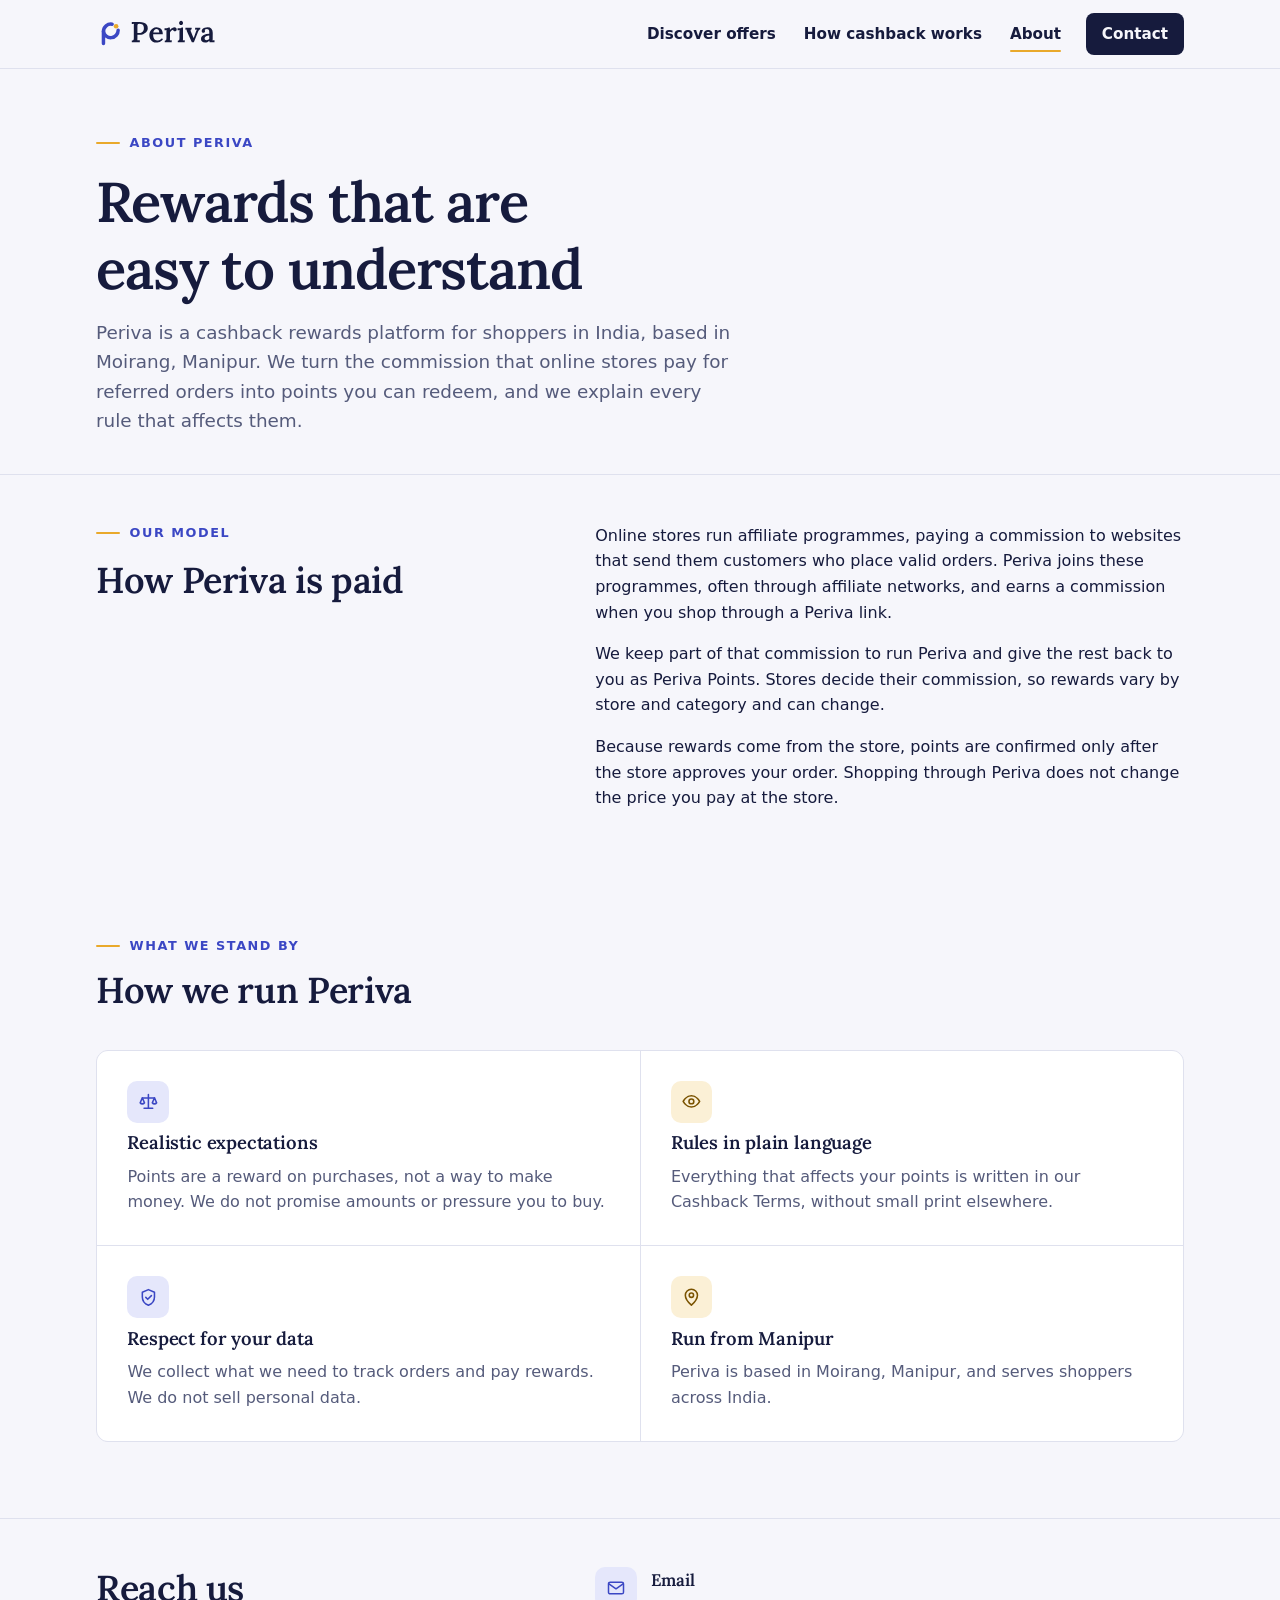
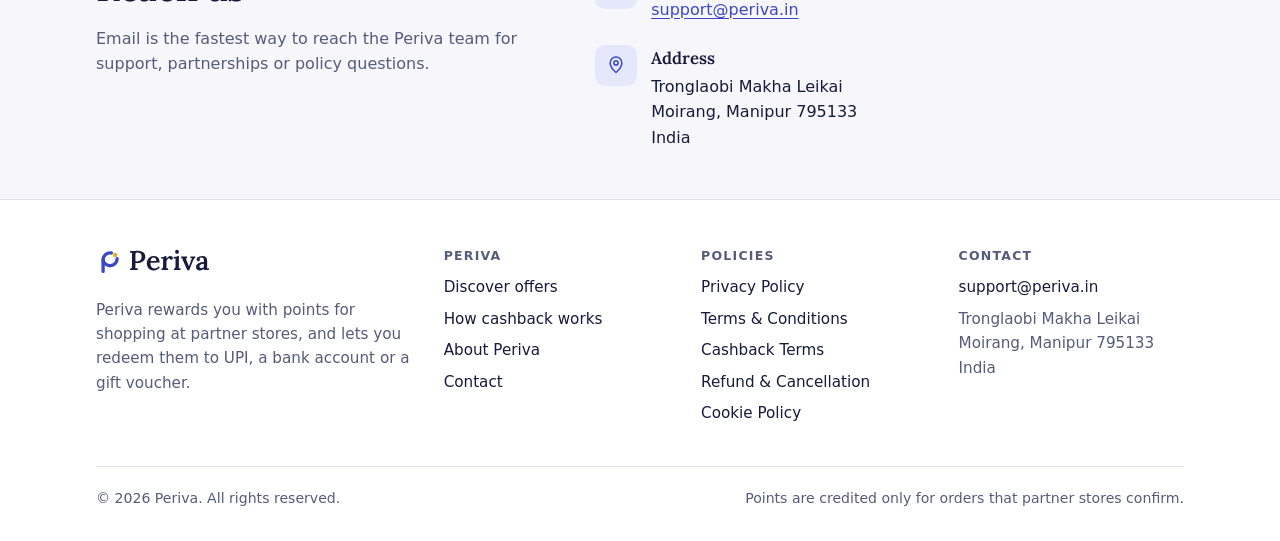
<file: about.html>
<!doctype html>
<html lang="en-IN">
<head>
<meta charset="utf-8">
<meta name="viewport" content="width=device-width, initial-scale=1, viewport-fit=cover">
<title>About Periva | Cashback rewards platform based in Manipur</title>
<meta name="description" content="Periva is a cashback rewards platform for India, based in Moirang, Manipur. Learn how Periva earns commission from partner stores and shares it as points.">
<meta name="robots" content="index,follow">
<link rel="canonical" href="https://periva.in/about.html">
<meta name="theme-color" content="#161B3D">
<meta name="color-scheme" content="light dark">
<meta property="og:type" content="website">
<meta property="og:site_name" content="Periva">
<meta property="og:locale" content="en_IN">
<meta property="og:title" content="About Periva | Cashback rewards platform based in Manipur">
<meta property="og:description" content="Periva is a cashback rewards platform for India, based in Moirang, Manipur. Learn how Periva earns commission from partner stores and shares it as points.">
<meta property="og:url" content="https://periva.in/about.html">
<meta property="og:image" content="https://periva.in/assets/img/og-image.png">
<meta property="og:image:width" content="1200">
<meta property="og:image:height" content="630">
<meta property="og:image:alt" content="Periva logo with the line: Rewards on the shopping you already do">
<meta name="twitter:card" content="summary_large_image">
<meta name="twitter:title" content="About Periva | Cashback rewards platform based in Manipur">
<meta name="twitter:description" content="Periva is a cashback rewards platform for India, based in Moirang, Manipur. Learn how Periva earns commission from partner stores and shares it as points.">
<meta name="twitter:image" content="https://periva.in/assets/img/og-image.png">
<link rel="icon" href="favicon.ico" sizes="32x32">
<link rel="icon" href="assets/img/favicon.svg" type="image/svg+xml">
<link rel="apple-touch-icon" href="assets/img/apple-touch-icon.png">
<link rel="manifest" href="site.webmanifest">
<link rel="stylesheet" href="assets/css/periva.css">
<script>document.documentElement.classList.add("js")</script>
<script src="assets/js/periva.js" defer></script>
</head>
<body>
<a class="skip-link" href="#main">Skip to content</a>
<header class="site-header">
  <div class="wrap header-inner">
    <a class="brand" href="index.html" aria-label="Periva home"><svg width="136" height="30" viewBox="0 0 290 64" role="img" aria-label="Periva"><g transform="translate(-1 -2)" fill="none" stroke-width="7.5" stroke-linecap="round" stroke-linejoin="round" style="stroke:var(--brand)"><path d="M17 55V29A16 16 0 0 1 35.78 13.24"/><path d="M48.76 26.22A16 16 0 0 1 17 29"/></g><circle cx="43.31" cy="15.69" r="5" style="fill:var(--gold)"/><g transform="translate(74 50) scale(0.062)" fill="currentColor"><path d="M51.66656494140625 -55.00067138671875Q79.666259765625 -56.333984375 94.66629028320312 -64.83377075195312Q109.66632080078125 -73.33355712890625 115.8331298828125 -94.50003051757812Q121.99993896484375 -115.66650390625 121.99993896484375 -153.99993896484375V-553.332275390625Q121.99993896484375 -577.9990844726562 123.33328247070312 -600.8325500488281Q124.6666259765625 -623.666015625 125.6666259765625 -637.3326416015625Q109.0 -636.3326416015625 86.9998779296875 -635.6659851074219Q64.999755859375 -634.9993286132812 51.66656494140625 -633.9993286132812V-700.0Q116.66693115234375 -701.0 182.667236328125 -701.1666564941406Q248.66754150390625 -701.3333129882812 315.33447265625 -702.0Q406.33428955078125 -702.6666870117188 472.0009460449219 -679.3333129882812Q537.6676025390625 -655.9999389648438 573.0009460449219 -608.3331298828125Q608.3342895507812 -560.6663208007812 608.0008544921875 -485.99932861328125Q608.0007934570312 -446.3326416015625 591.5007019042969 -406.4993896484375Q575.0006103515625 -366.6661376953125 539.5006408691406 -333.166259765625Q504.00067138671875 -299.6663818359375 446.6676025390625 -278.66644287109375Q389.33453369140625 -257.66650390625 307.66851806640625 -256.3331298828125Q291.66815185546875 -255.66644287109375 277.0013732910156 -255.66644287109375Q262.3345947265625 -255.66644287109375 247.66778564453125 -256.66644287109375V-149.6676025390625Q247.66778564453125 -122.00091552734375 246.83444213867188 -98.83413696289062Q246.0010986328125 -75.6673583984375 244.0010986328125 -62.6673583984375Q256.66766357421875 -63.6673583984375 273.00103759765625 -64.33401489257812Q289.33441162109375 -65.00067138671875 305.5010986328125 -65.50067138671875Q321.66778564453125 -66.00067138671875 331.33428955078125 -66.333984375V0.0H51.66656494140625ZM247.66778564453125 -320.33380126953125Q261.33428955078125 -319.00048828125 273.1675720214844 -318.1671447753906Q285.0008544921875 -317.33380126953125 299.33404541015625 -317.33380126953125Q355.00067138671875 -317.33380126953125 393.6670837402344 -337.16705322265625Q432.33349609375 -357.00030517578125 452.333251953125 -394.6668395996094Q472.3330078125 -432.3333740234375 472.3330078125 -485.66656494140625Q472.3330078125 -534.6666259765625 458.3330383300781 -565.8332214355469Q444.33306884765625 -596.9998168945312 421.1665344238281 -613.4996948242188Q398.0 -629.9995727539062 370.00030517578125 -636.1661376953125Q342.0006103515625 -642.3327026367188 314.00115966796875 -642.3327026367188Q288.33477783203125 -642.3327026367188 273.8347473144531 -633.9995727539062Q259.334716796875 -625.6664428710938 253.50125122070312 -605.4999694824219Q247.66778564453125 -585.33349609375 247.66778564453125 -550.0001831054688Z M908.66650390625 16.0Q836.999755859375 16.0 781.1664123535156 -16.5Q725.3330688476562 -49.0 693.999755859375 -108.5Q662.6664428710938 -168.0 662.6664428710938 -249.0Q662.6664428710938 -319.0 693.8330993652344 -380.0Q724.999755859375 -441.0 781.6664123535156 -478.5Q838.3330688476562 -516.0 913.3330688476562 -516.0Q955.3330688476562 -516.0 994.1664733886719 -503.8333740234375Q1032.9998779296875 -491.666748046875 1063.9999694824219 -463.8334045410156Q1095.0000610351562 -436.00006103515625 1113.3334655761719 -390.1665954589844Q1131.6668701171875 -344.3331298828125 1131.0001831054688 -277.6661376953125L795.0006713867188 -271.6661376953125Q795.0006713867188 -210.333251953125 809.5006103515625 -162.50021362304688Q824.0005493164062 -114.66717529296875 857.0004272460938 -87.50064086914062Q890.0003051757812 -60.3341064453125 944.0001831054688 -60.3341064453125Q967.6666259765625 -60.3341064453125 995.4998168945312 -68.6673583984375Q1023.3330078125 -77.0006103515625 1050.3329772949219 -94.33389282226562Q1077.3329467773438 -111.66717529296875 1098.3330688476562 -138.0006103515625L1136.33349609375 -103.33349609375Q1103.3333129882812 -55.33331298828125 1063.333251953125 -29.333282470703125Q1023.3331909179688 -3.333251953125 982.9998474121094 6.3333740234375Q942.66650390625 16.0 908.66650390625 16.0ZM800.000732421875 -332.3333740234375H1007.6659545898438Q1006.999267578125 -372.33349609375 996.499267578125 -399.83331298828125Q985.999267578125 -427.3331298828125 965.9993896484375 -441.8329162597656Q945.99951171875 -456.33270263671875 916.9998168945312 -456.33270263671875Q868.3334350585938 -456.33270263671875 838.8337097167969 -423.832763671875Q809.333984375 -391.33282470703125 800.000732421875 -332.3333740234375Z M1198.9999389648438 -53.33404541015625Q1227.9998779296875 -53.33404541015625 1239.9998779296875 -65.83395385742188Q1251.9998779296875 -78.3338623046875 1254.9999084472656 -101.16705322265625Q1257.9999389648438 -124.000244140625 1257.9999389648438 -153.3333740234375V-341.3321533203125Q1257.9999389648438 -358.66552734375 1258.8332824707031 -378.9989929199219Q1259.6666259765625 -399.33245849609375 1261.9999389648438 -419.6658935546875Q1245.3333129882812 -418.6658935546875 1225.1665649414062 -418.1658935546875Q1204.9998168945312 -417.6658935546875 1191.6666259765625 -416.6658935546875V-480.99993896484375H1228.6668090820312Q1269.0000610351562 -480.99993896484375 1296.1670532226562 -490.4999694824219Q1323.3340454101562 -500.0 1333.6673583984375 -510.0H1376.0010986328125Q1378.0010986328125 -498.0001220703125 1379.0010986328125 -471.8333740234375Q1380.0010986328125 -445.6666259765625 1380.3344116210938 -419.66693115234375Q1403.3346557617188 -450.00042724609375 1428.0012817382812 -471.33367919921875Q1452.6679077148438 -492.66693115234375 1479.167724609375 -504.3334655761719Q1505.6675415039062 -516.0 1533.6672973632812 -516.0Q1566.3341064453125 -516.0 1590.6675415039062 -497.9999084472656Q1615.0009765625 -479.99981689453125 1615.0009765625 -439.666259765625Q1615.0009765625 -426.99945068359375 1608.6676025390625 -412.166015625Q1602.334228515625 -397.33258056640625 1588.66748046875 -387.1658630371094Q1575.000732421875 -376.9991455078125 1551.667236328125 -376.9991455078125Q1531.0006103515625 -377.33245849609375 1512.6671142578125 -390.8323669433594Q1494.3336181640625 -404.332275390625 1493.33349609375 -434.33251953125Q1471.6669311523438 -434.66583251953125 1449.5003967285156 -418.9991149902344Q1427.3338623046875 -403.3323974609375 1409.3340148925781 -380.165771484375Q1391.3341674804688 -356.9991455078125 1381.3344116210938 -333.332763671875L1381.667724609375 -142.66778564453125Q1381.667724609375 -126.66790771484375 1380.8343811035156 -104.50103759765625Q1380.0010375976562 -82.33416748046875 1377.667724609375 -61.33404541015625Q1393.667724609375 -63.000732421875 1411.83447265625 -63.500732421875Q1430.001220703125 -64.000732421875 1442.0010986328125 -64.33404541015625V0.0H1198.9999389648438Z M1652.9999389648438 -53.33404541015625Q1681.9998779296875 -53.33404541015625 1693.9998779296875 -65.83395385742188Q1705.9998779296875 -78.3338623046875 1708.9999084472656 -101.16705322265625Q1711.9999389648438 -124.000244140625 1711.9999389648438 -153.3333740234375V-339.998779296875Q1711.9999389648438 -357.3321533203125 1712.9999389648438 -377.83233642578125Q1713.9999389648438 -398.33251953125 1715.9999389648438 -419.6658935546875Q1699.3333129882812 -418.6658935546875 1679.1665649414062 -417.9992370605469Q1658.9998168945312 -417.33258056640625 1645.6666259765625 -416.33258056640625V-480.99993896484375Q1691.0 -480.99993896484375 1720.33349609375 -485.6666259765625Q1749.6669921875 -490.33331298828125 1766.1671142578125 -497.0Q1782.667236328125 -503.66668701171875 1789.667236328125 -510.0H1835.3344116210938V-142.66778564453125Q1835.3344116210938 -126.66790771484375 1834.5010681152344 -104.50103759765625Q1833.667724609375 -82.33416748046875 1831.3344116210938 -61.33404541015625Q1847.3344116210938 -63.000732421875 1865.5011596679688 -63.500732421875Q1883.6679077148438 -64.000732421875 1895.6677856445312 -64.33404541015625V0.0H1652.9999389648438ZM1768.3338623046875 -595.666259765625Q1738.6669311523438 -595.666259765625 1718.6668090820312 -617.3330688476562Q1698.6666870117188 -638.9998779296875 1698.6666870117188 -670.0784948012408Q1698.6666870117188 -701.1571116727941 1719.5001525878906 -722.9121434828814Q1740.3336181640625 -744.6671752929688 1768.00048828125 -744.6671752929688Q1796.9636332194011 -744.6671752929688 1816.4822743733725 -722.9121434828814Q1836.0009155273438 -701.1571116727941 1836.0009155273438 -670.0784948012408Q1836.0009155273438 -638.9998779296875 1817.1675109863281 -617.3330688476562Q1798.3341064453125 -595.666259765625 1768.3338623046875 -595.666259765625Z M2142.3331909179688 3.0 1989.3328857421875 -337.00042724609375Q1976.6663208007812 -366.33349609375 1970.6664123535156 -383.9998779296875Q1964.66650390625 -401.666259765625 1962.4998779296875 -413.9994201660156Q1960.333251953125 -426.33258056640625 1957.9998779296875 -437.999267578125L1919.0 -435.66595458984375V-500H2136.3343505859375V-447.3326416015625Q2112.3345336914062 -446.66595458984375 2104.8345642089844 -434.1660461425781Q2097.3345947265625 -421.6661376953125 2100.6678466796875 -401.4996337890625Q2104.0010986328125 -381.3331298828125 2112.6676635742188 -358.33331298828125L2173.00048828125 -214.33428955078125Q2181.00048828125 -196.00091552734375 2188.8338317871094 -176.50088500976562Q2196.6671752929688 -157.0008544921875 2204.3338623046875 -137.0008544921875H2205.3338623046875Q2212.3339233398438 -156.0009765625 2219.5006103515625 -175.667724609375Q2226.6672973632812 -195.33447265625 2233.0006713867188 -214.66790771484375L2288.333251953125 -368.999267578125Q2296.9999389648438 -393.66595458984375 2304.9999084472656 -409.6658935546875Q2312.9998779296875 -425.66583251953125 2320.3333129882812 -439.3326416015625L2257.6666870117188 -435.66595458984375V-500.0H2437.0006713867188V-447.3326416015625Q2414.333984375 -444.6658935546875 2397.3339233398438 -425.3324279785156Q2380.3338623046875 -405.99896240234375 2367.167205810547 -378.3323669433594Q2354.0005493164062 -350.665771484375 2342.6674194335938 -322.33294677734375L2213.66748046875 3.0Z M2758.6660766601562 0.0Q2756.332763671875 -14.99993896484375 2755.6661071777344 -25.666534423828125Q2754.9994506835938 -36.3331298828125 2753.6661376953125 -49.66644287109375Q2719.6661376953125 -15.66644287109375 2681.1661682128906 0.166778564453125Q2642.6661987304688 16.0 2601.9996337890625 16.0Q2533.9998779296875 16.0 2497.6665649414062 -20.833404541015625Q2461.333251953125 -57.66680908203125 2461.333251953125 -112.3336181640625Q2461.333251953125 -159.6669921875 2487.16650390625 -193.50033569335938Q2512.999755859375 -227.33367919921875 2555.1663208007812 -248.83367919921875Q2597.3328857421875 -270.33367919921875 2648.1661376953125 -281.5003662109375Q2698.9993896484375 -292.66705322265625 2748.9993896484375 -293.6671142578125V-349.000244140625Q2748.9993896484375 -378.00006103515625 2742.666046142578 -402.33319091796875Q2736.3327026367188 -426.66632080078125 2719.332794189453 -441.33282470703125Q2702.3328857421875 -455.99932861328125 2668.9998779296875 -455.66595458984375Q2646.666748046875 -455.33258056640625 2624.5003356933594 -446.666015625Q2602.3339233398438 -437.99945068359375 2589.0006103515625 -419.66644287109375Q2597.0006103515625 -410.999755859375 2599.167266845703 -400.499755859375Q2601.3339233398438 -389.999755859375 2601.3339233398438 -381.66644287109375Q2601.3339233398438 -364.33294677734375 2587.3338012695312 -344.83282470703125Q2573.3336791992188 -325.33270263671875 2541.6668090820312 -326.33270263671875Q2514.6666259765625 -326.9993896484375 2500.3331909179688 -345.1661682128906Q2485.999755859375 -363.33294677734375 2485.999755859375 -387.999755859375Q2485.999755859375 -425.9998779296875 2513.4998168945312 -454.6665954589844Q2540.9998779296875 -483.33331298828125 2587.9999389648438 -499.6666564941406Q2635 -516 2692.6666870117188 -516.0Q2779.3334350585938 -516.0 2825.000274658203 -470.83331298828125Q2870.6671142578125 -425.6666259765625 2870.3338012695312 -326.9998779296875Q2870.3338012695312 -291.99993896484375 2870.3338012695312 -263.5002136230469Q2870.3338012695312 -235.00048828125 2869.8338012695312 -206.50076293945312Q2869.3338012695312 -178.00103759765625 2869.3338012695312 -142.66778564453125Q2869.3338012695312 -128.00115966796875 2868.3338012695312 -105.66763305664062Q2867.3338012695312 -83.3341064453125 2865.3338012695312 -61.33404541015625Q2882.6671142578125 -63.000732421875 2901.1671447753906 -63.667388916015625Q2919.6671752929688 -64.33404541015625 2932.3336791992188 -64.6673583984375V0.0ZM2748.3327026367188 -234.99969482421875Q2718.3328247070312 -232.66632080078125 2689.1664123535156 -225.49966430664062Q2660.0 -218.3330078125 2637.1669311523438 -205.33306884765625Q2614.3338623046875 -192.3331298828125 2600.8340454101562 -172.83328247070312Q2587.334228515625 -153.33343505859375 2587.6675415039062 -127.66705322265625Q2589.0008544921875 -96.667236328125 2607.8340759277344 -82.50070190429688Q2626.6672973632812 -68.33416748046875 2651.6671142578125 -68.33416748046875Q2680.666748046875 -68.33416748046875 2704.166534423828 -80.16738891601562Q2727.6663208007812 -92.0006103515625 2748.3327026367188 -112.0003662109375Q2747.9993896484375 -122.33367919921875 2747.9993896484375 -133.00027465820312Q2747.9993896484375 -143.6668701171875 2747.9993896484375 -155.0001220703125Q2747.9993896484375 -168.66705322265625 2748.166046142578 -190.00021362304688Q2748.3327026367188 -211.3333740234375 2748.3327026367188 -234.99969482421875Z"/></g></svg></a>
    <button class="nav-toggle" type="button" aria-expanded="false" aria-controls="site-nav"><svg width="24" height="24" viewBox="0 0 24 24" fill="none" stroke="currentColor" stroke-width="1.8" stroke-linecap="round" stroke-linejoin="round" aria-hidden="true" focusable="false"><path d="M4 7h16M4 12h16M4 17h10"/></svg><span class="nav-toggle-label">Menu</span></button>
    <nav class="site-nav" id="site-nav" aria-label="Main"><ul><li><a href="offers.html">Discover offers</a></li><li><a href="how-cashback-works.html">How cashback works</a></li><li><a href="about.html" aria-current="page">About</a></li><li><a class="nav-cta" href="contact.html">Contact</a></li></ul></nav>
  </div>
</header>
<main id="main" tabindex="-1">
<section class="page-hero">
  <div class="wrap"><div class="stack">
    <p class="kicker">About Periva</p>
    <h1>Rewards that are easy to understand</h1>
    <p class="lede">Periva is a cashback rewards platform for shoppers in India, based in Moirang, Manipur. We turn the commission that online stores pay for referred orders into points you can redeem, and we explain every rule that affects them.</p>
  </div></div>
</section>

<section class="section-sm rule-top" aria-labelledby="fund-title">
  <div class="wrap split">
    <div class="stack"><p class="kicker">Our model</p><h2 id="fund-title">How Periva is paid</h2></div>
    <div class="stack">
      <p>Online stores run affiliate programmes, paying a commission to websites that send them customers who place valid orders. Periva joins these programmes, often through affiliate networks, and earns a commission when you shop through a Periva link.</p>
      <p>We keep part of that commission to run Periva and give the rest back to you as Periva Points. Stores decide their commission, so rewards vary by store and category and can change.</p>
      <p>Because rewards come from the store, points are confirmed only after the store approves your order. Shopping through Periva does not change the price you pay at the store.</p>
    </div>
  </div>
</section>

<section class="section" aria-labelledby="values-title">
  <div class="wrap">
    <div class="section-head"><p class="kicker">What we stand by</p><h2 id="values-title">How we run Periva</h2></div>
    <div class="reasons">
      <div class="reason"><span class="icon"><svg width="24" height="24" viewBox="0 0 24 24" fill="none" stroke="currentColor" stroke-width="1.8" stroke-linecap="round" stroke-linejoin="round" aria-hidden="true" focusable="false"><path d="M12 4v16M7 20h10M5 8h14"/><path d="m5 8-2.5 5.5a3 3 0 0 0 5 0Z"/><path d="m19 8-2.5 5.5a3 3 0 0 0 5 0Z"/></svg></span><h3>Realistic expectations</h3><p>Points are a reward on purchases, not a way to make money. We do not promise amounts or pressure you to buy.</p></div>
      <div class="reason"><span class="icon gold"><svg width="24" height="24" viewBox="0 0 24 24" fill="none" stroke="currentColor" stroke-width="1.8" stroke-linecap="round" stroke-linejoin="round" aria-hidden="true" focusable="false"><path d="M2.5 12S6 5.5 12 5.5 21.5 12 21.5 12 18 18.5 12 18.5 2.5 12 2.5 12Z"/><circle cx="12" cy="12" r="2.8"/></svg></span><h3>Rules in plain language</h3><p>Everything that affects your points is written in our Cashback Terms, without small print elsewhere.</p></div>
      <div class="reason"><span class="icon"><svg width="24" height="24" viewBox="0 0 24 24" fill="none" stroke="currentColor" stroke-width="1.8" stroke-linecap="round" stroke-linejoin="round" aria-hidden="true" focusable="false"><path d="M12 3 5 6v5.5c0 4.4 3 8 7 9.5 4-1.5 7-5.1 7-9.5V6Z"/><path d="m9 12 2.2 2.2L15.5 10"/></svg></span><h3>Respect for your data</h3><p>We collect what we need to track orders and pay rewards. We do not sell personal data.</p></div>
      <div class="reason"><span class="icon gold"><svg width="24" height="24" viewBox="0 0 24 24" fill="none" stroke="currentColor" stroke-width="1.8" stroke-linecap="round" stroke-linejoin="round" aria-hidden="true" focusable="false"><path d="M12 21s-7-6.2-7-11.5a7 7 0 0 1 14 0C19 14.8 12 21 12 21Z"/><circle cx="12" cy="9.5" r="2.5"/></svg></span><h3>Run from Manipur</h3><p>Periva is based in Moirang, Manipur, and serves shoppers across India.</p></div>
    </div>
  </div>
</section>

<section class="section-sm rule-top" aria-labelledby="reach-title">
  <div class="wrap split">
    <div class="stack"><h2 id="reach-title">Reach us</h2><p class="muted">Email is the fastest way to reach the Periva team for support, partnerships or policy questions.</p></div>
    <div class="details">
      <div class="detail"><span class="icon"><svg width="24" height="24" viewBox="0 0 24 24" fill="none" stroke="currentColor" stroke-width="1.8" stroke-linecap="round" stroke-linejoin="round" aria-hidden="true" focusable="false"><rect x="3" y="5" width="18" height="14" rx="2"/><path d="m3.5 7 8.5 6 8.5-6"/></svg></span><div><strong>Email</strong><a href="mailto:support@periva.in">support@periva.in</a></div></div>
      <div class="detail"><span class="icon"><svg width="24" height="24" viewBox="0 0 24 24" fill="none" stroke="currentColor" stroke-width="1.8" stroke-linecap="round" stroke-linejoin="round" aria-hidden="true" focusable="false"><path d="M12 21s-7-6.2-7-11.5a7 7 0 0 1 14 0C19 14.8 12 21 12 21Z"/><circle cx="12" cy="9.5" r="2.5"/></svg></span><div><strong>Address</strong><address>Tronglaobi Makha Leikai<br>Moirang, Manipur 795133<br>India</address></div></div>
    </div>
  </div>
</section>

</main>
<footer class="site-footer">
  <div class="wrap">
    <div class="footer-grid">
      <div class="footer-brand">
        <a href="index.html" aria-label="Periva home"><svg width="136" height="30" viewBox="0 0 290 64" role="img" aria-label="Periva"><g transform="translate(-1 -2)" fill="none" stroke-width="7.5" stroke-linecap="round" stroke-linejoin="round" style="stroke:var(--brand)"><path d="M17 55V29A16 16 0 0 1 35.78 13.24"/><path d="M48.76 26.22A16 16 0 0 1 17 29"/></g><circle cx="43.31" cy="15.69" r="5" style="fill:var(--gold)"/><g transform="translate(74 50) scale(0.062)" fill="currentColor"><path d="M51.66656494140625 -55.00067138671875Q79.666259765625 -56.333984375 94.66629028320312 -64.83377075195312Q109.66632080078125 -73.33355712890625 115.8331298828125 -94.50003051757812Q121.99993896484375 -115.66650390625 121.99993896484375 -153.99993896484375V-553.332275390625Q121.99993896484375 -577.9990844726562 123.33328247070312 -600.8325500488281Q124.6666259765625 -623.666015625 125.6666259765625 -637.3326416015625Q109.0 -636.3326416015625 86.9998779296875 -635.6659851074219Q64.999755859375 -634.9993286132812 51.66656494140625 -633.9993286132812V-700.0Q116.66693115234375 -701.0 182.667236328125 -701.1666564941406Q248.66754150390625 -701.3333129882812 315.33447265625 -702.0Q406.33428955078125 -702.6666870117188 472.0009460449219 -679.3333129882812Q537.6676025390625 -655.9999389648438 573.0009460449219 -608.3331298828125Q608.3342895507812 -560.6663208007812 608.0008544921875 -485.99932861328125Q608.0007934570312 -446.3326416015625 591.5007019042969 -406.4993896484375Q575.0006103515625 -366.6661376953125 539.5006408691406 -333.166259765625Q504.00067138671875 -299.6663818359375 446.6676025390625 -278.66644287109375Q389.33453369140625 -257.66650390625 307.66851806640625 -256.3331298828125Q291.66815185546875 -255.66644287109375 277.0013732910156 -255.66644287109375Q262.3345947265625 -255.66644287109375 247.66778564453125 -256.66644287109375V-149.6676025390625Q247.66778564453125 -122.00091552734375 246.83444213867188 -98.83413696289062Q246.0010986328125 -75.6673583984375 244.0010986328125 -62.6673583984375Q256.66766357421875 -63.6673583984375 273.00103759765625 -64.33401489257812Q289.33441162109375 -65.00067138671875 305.5010986328125 -65.50067138671875Q321.66778564453125 -66.00067138671875 331.33428955078125 -66.333984375V0.0H51.66656494140625ZM247.66778564453125 -320.33380126953125Q261.33428955078125 -319.00048828125 273.1675720214844 -318.1671447753906Q285.0008544921875 -317.33380126953125 299.33404541015625 -317.33380126953125Q355.00067138671875 -317.33380126953125 393.6670837402344 -337.16705322265625Q432.33349609375 -357.00030517578125 452.333251953125 -394.6668395996094Q472.3330078125 -432.3333740234375 472.3330078125 -485.66656494140625Q472.3330078125 -534.6666259765625 458.3330383300781 -565.8332214355469Q444.33306884765625 -596.9998168945312 421.1665344238281 -613.4996948242188Q398.0 -629.9995727539062 370.00030517578125 -636.1661376953125Q342.0006103515625 -642.3327026367188 314.00115966796875 -642.3327026367188Q288.33477783203125 -642.3327026367188 273.8347473144531 -633.9995727539062Q259.334716796875 -625.6664428710938 253.50125122070312 -605.4999694824219Q247.66778564453125 -585.33349609375 247.66778564453125 -550.0001831054688Z M908.66650390625 16.0Q836.999755859375 16.0 781.1664123535156 -16.5Q725.3330688476562 -49.0 693.999755859375 -108.5Q662.6664428710938 -168.0 662.6664428710938 -249.0Q662.6664428710938 -319.0 693.8330993652344 -380.0Q724.999755859375 -441.0 781.6664123535156 -478.5Q838.3330688476562 -516.0 913.3330688476562 -516.0Q955.3330688476562 -516.0 994.1664733886719 -503.8333740234375Q1032.9998779296875 -491.666748046875 1063.9999694824219 -463.8334045410156Q1095.0000610351562 -436.00006103515625 1113.3334655761719 -390.1665954589844Q1131.6668701171875 -344.3331298828125 1131.0001831054688 -277.6661376953125L795.0006713867188 -271.6661376953125Q795.0006713867188 -210.333251953125 809.5006103515625 -162.50021362304688Q824.0005493164062 -114.66717529296875 857.0004272460938 -87.50064086914062Q890.0003051757812 -60.3341064453125 944.0001831054688 -60.3341064453125Q967.6666259765625 -60.3341064453125 995.4998168945312 -68.6673583984375Q1023.3330078125 -77.0006103515625 1050.3329772949219 -94.33389282226562Q1077.3329467773438 -111.66717529296875 1098.3330688476562 -138.0006103515625L1136.33349609375 -103.33349609375Q1103.3333129882812 -55.33331298828125 1063.333251953125 -29.333282470703125Q1023.3331909179688 -3.333251953125 982.9998474121094 6.3333740234375Q942.66650390625 16.0 908.66650390625 16.0ZM800.000732421875 -332.3333740234375H1007.6659545898438Q1006.999267578125 -372.33349609375 996.499267578125 -399.83331298828125Q985.999267578125 -427.3331298828125 965.9993896484375 -441.8329162597656Q945.99951171875 -456.33270263671875 916.9998168945312 -456.33270263671875Q868.3334350585938 -456.33270263671875 838.8337097167969 -423.832763671875Q809.333984375 -391.33282470703125 800.000732421875 -332.3333740234375Z M1198.9999389648438 -53.33404541015625Q1227.9998779296875 -53.33404541015625 1239.9998779296875 -65.83395385742188Q1251.9998779296875 -78.3338623046875 1254.9999084472656 -101.16705322265625Q1257.9999389648438 -124.000244140625 1257.9999389648438 -153.3333740234375V-341.3321533203125Q1257.9999389648438 -358.66552734375 1258.8332824707031 -378.9989929199219Q1259.6666259765625 -399.33245849609375 1261.9999389648438 -419.6658935546875Q1245.3333129882812 -418.6658935546875 1225.1665649414062 -418.1658935546875Q1204.9998168945312 -417.6658935546875 1191.6666259765625 -416.6658935546875V-480.99993896484375H1228.6668090820312Q1269.0000610351562 -480.99993896484375 1296.1670532226562 -490.4999694824219Q1323.3340454101562 -500.0 1333.6673583984375 -510.0H1376.0010986328125Q1378.0010986328125 -498.0001220703125 1379.0010986328125 -471.8333740234375Q1380.0010986328125 -445.6666259765625 1380.3344116210938 -419.66693115234375Q1403.3346557617188 -450.00042724609375 1428.0012817382812 -471.33367919921875Q1452.6679077148438 -492.66693115234375 1479.167724609375 -504.3334655761719Q1505.6675415039062 -516.0 1533.6672973632812 -516.0Q1566.3341064453125 -516.0 1590.6675415039062 -497.9999084472656Q1615.0009765625 -479.99981689453125 1615.0009765625 -439.666259765625Q1615.0009765625 -426.99945068359375 1608.6676025390625 -412.166015625Q1602.334228515625 -397.33258056640625 1588.66748046875 -387.1658630371094Q1575.000732421875 -376.9991455078125 1551.667236328125 -376.9991455078125Q1531.0006103515625 -377.33245849609375 1512.6671142578125 -390.8323669433594Q1494.3336181640625 -404.332275390625 1493.33349609375 -434.33251953125Q1471.6669311523438 -434.66583251953125 1449.5003967285156 -418.9991149902344Q1427.3338623046875 -403.3323974609375 1409.3340148925781 -380.165771484375Q1391.3341674804688 -356.9991455078125 1381.3344116210938 -333.332763671875L1381.667724609375 -142.66778564453125Q1381.667724609375 -126.66790771484375 1380.8343811035156 -104.50103759765625Q1380.0010375976562 -82.33416748046875 1377.667724609375 -61.33404541015625Q1393.667724609375 -63.000732421875 1411.83447265625 -63.500732421875Q1430.001220703125 -64.000732421875 1442.0010986328125 -64.33404541015625V0.0H1198.9999389648438Z M1652.9999389648438 -53.33404541015625Q1681.9998779296875 -53.33404541015625 1693.9998779296875 -65.83395385742188Q1705.9998779296875 -78.3338623046875 1708.9999084472656 -101.16705322265625Q1711.9999389648438 -124.000244140625 1711.9999389648438 -153.3333740234375V-339.998779296875Q1711.9999389648438 -357.3321533203125 1712.9999389648438 -377.83233642578125Q1713.9999389648438 -398.33251953125 1715.9999389648438 -419.6658935546875Q1699.3333129882812 -418.6658935546875 1679.1665649414062 -417.9992370605469Q1658.9998168945312 -417.33258056640625 1645.6666259765625 -416.33258056640625V-480.99993896484375Q1691.0 -480.99993896484375 1720.33349609375 -485.6666259765625Q1749.6669921875 -490.33331298828125 1766.1671142578125 -497.0Q1782.667236328125 -503.66668701171875 1789.667236328125 -510.0H1835.3344116210938V-142.66778564453125Q1835.3344116210938 -126.66790771484375 1834.5010681152344 -104.50103759765625Q1833.667724609375 -82.33416748046875 1831.3344116210938 -61.33404541015625Q1847.3344116210938 -63.000732421875 1865.5011596679688 -63.500732421875Q1883.6679077148438 -64.000732421875 1895.6677856445312 -64.33404541015625V0.0H1652.9999389648438ZM1768.3338623046875 -595.666259765625Q1738.6669311523438 -595.666259765625 1718.6668090820312 -617.3330688476562Q1698.6666870117188 -638.9998779296875 1698.6666870117188 -670.0784948012408Q1698.6666870117188 -701.1571116727941 1719.5001525878906 -722.9121434828814Q1740.3336181640625 -744.6671752929688 1768.00048828125 -744.6671752929688Q1796.9636332194011 -744.6671752929688 1816.4822743733725 -722.9121434828814Q1836.0009155273438 -701.1571116727941 1836.0009155273438 -670.0784948012408Q1836.0009155273438 -638.9998779296875 1817.1675109863281 -617.3330688476562Q1798.3341064453125 -595.666259765625 1768.3338623046875 -595.666259765625Z M2142.3331909179688 3.0 1989.3328857421875 -337.00042724609375Q1976.6663208007812 -366.33349609375 1970.6664123535156 -383.9998779296875Q1964.66650390625 -401.666259765625 1962.4998779296875 -413.9994201660156Q1960.333251953125 -426.33258056640625 1957.9998779296875 -437.999267578125L1919.0 -435.66595458984375V-500H2136.3343505859375V-447.3326416015625Q2112.3345336914062 -446.66595458984375 2104.8345642089844 -434.1660461425781Q2097.3345947265625 -421.6661376953125 2100.6678466796875 -401.4996337890625Q2104.0010986328125 -381.3331298828125 2112.6676635742188 -358.33331298828125L2173.00048828125 -214.33428955078125Q2181.00048828125 -196.00091552734375 2188.8338317871094 -176.50088500976562Q2196.6671752929688 -157.0008544921875 2204.3338623046875 -137.0008544921875H2205.3338623046875Q2212.3339233398438 -156.0009765625 2219.5006103515625 -175.667724609375Q2226.6672973632812 -195.33447265625 2233.0006713867188 -214.66790771484375L2288.333251953125 -368.999267578125Q2296.9999389648438 -393.66595458984375 2304.9999084472656 -409.6658935546875Q2312.9998779296875 -425.66583251953125 2320.3333129882812 -439.3326416015625L2257.6666870117188 -435.66595458984375V-500.0H2437.0006713867188V-447.3326416015625Q2414.333984375 -444.6658935546875 2397.3339233398438 -425.3324279785156Q2380.3338623046875 -405.99896240234375 2367.167205810547 -378.3323669433594Q2354.0005493164062 -350.665771484375 2342.6674194335938 -322.33294677734375L2213.66748046875 3.0Z M2758.6660766601562 0.0Q2756.332763671875 -14.99993896484375 2755.6661071777344 -25.666534423828125Q2754.9994506835938 -36.3331298828125 2753.6661376953125 -49.66644287109375Q2719.6661376953125 -15.66644287109375 2681.1661682128906 0.166778564453125Q2642.6661987304688 16.0 2601.9996337890625 16.0Q2533.9998779296875 16.0 2497.6665649414062 -20.833404541015625Q2461.333251953125 -57.66680908203125 2461.333251953125 -112.3336181640625Q2461.333251953125 -159.6669921875 2487.16650390625 -193.50033569335938Q2512.999755859375 -227.33367919921875 2555.1663208007812 -248.83367919921875Q2597.3328857421875 -270.33367919921875 2648.1661376953125 -281.5003662109375Q2698.9993896484375 -292.66705322265625 2748.9993896484375 -293.6671142578125V-349.000244140625Q2748.9993896484375 -378.00006103515625 2742.666046142578 -402.33319091796875Q2736.3327026367188 -426.66632080078125 2719.332794189453 -441.33282470703125Q2702.3328857421875 -455.99932861328125 2668.9998779296875 -455.66595458984375Q2646.666748046875 -455.33258056640625 2624.5003356933594 -446.666015625Q2602.3339233398438 -437.99945068359375 2589.0006103515625 -419.66644287109375Q2597.0006103515625 -410.999755859375 2599.167266845703 -400.499755859375Q2601.3339233398438 -389.999755859375 2601.3339233398438 -381.66644287109375Q2601.3339233398438 -364.33294677734375 2587.3338012695312 -344.83282470703125Q2573.3336791992188 -325.33270263671875 2541.6668090820312 -326.33270263671875Q2514.6666259765625 -326.9993896484375 2500.3331909179688 -345.1661682128906Q2485.999755859375 -363.33294677734375 2485.999755859375 -387.999755859375Q2485.999755859375 -425.9998779296875 2513.4998168945312 -454.6665954589844Q2540.9998779296875 -483.33331298828125 2587.9999389648438 -499.6666564941406Q2635 -516 2692.6666870117188 -516.0Q2779.3334350585938 -516.0 2825.000274658203 -470.83331298828125Q2870.6671142578125 -425.6666259765625 2870.3338012695312 -326.9998779296875Q2870.3338012695312 -291.99993896484375 2870.3338012695312 -263.5002136230469Q2870.3338012695312 -235.00048828125 2869.8338012695312 -206.50076293945312Q2869.3338012695312 -178.00103759765625 2869.3338012695312 -142.66778564453125Q2869.3338012695312 -128.00115966796875 2868.3338012695312 -105.66763305664062Q2867.3338012695312 -83.3341064453125 2865.3338012695312 -61.33404541015625Q2882.6671142578125 -63.000732421875 2901.1671447753906 -63.667388916015625Q2919.6671752929688 -64.33404541015625 2932.3336791992188 -64.6673583984375V0.0ZM2748.3327026367188 -234.99969482421875Q2718.3328247070312 -232.66632080078125 2689.1664123535156 -225.49966430664062Q2660.0 -218.3330078125 2637.1669311523438 -205.33306884765625Q2614.3338623046875 -192.3331298828125 2600.8340454101562 -172.83328247070312Q2587.334228515625 -153.33343505859375 2587.6675415039062 -127.66705322265625Q2589.0008544921875 -96.667236328125 2607.8340759277344 -82.50070190429688Q2626.6672973632812 -68.33416748046875 2651.6671142578125 -68.33416748046875Q2680.666748046875 -68.33416748046875 2704.166534423828 -80.16738891601562Q2727.6663208007812 -92.0006103515625 2748.3327026367188 -112.0003662109375Q2747.9993896484375 -122.33367919921875 2747.9993896484375 -133.00027465820312Q2747.9993896484375 -143.6668701171875 2747.9993896484375 -155.0001220703125Q2747.9993896484375 -168.66705322265625 2748.166046142578 -190.00021362304688Q2748.3327026367188 -211.3333740234375 2748.3327026367188 -234.99969482421875Z"/></g></svg></a>
        <p>Periva rewards you with points for shopping at partner stores, and lets you redeem them to UPI, a bank account or a gift voucher.</p>
      </div>
      <div><h2>Periva</h2><ul>
        <li><a href="offers.html">Discover offers</a></li>
        <li><a href="how-cashback-works.html">How cashback works</a></li>
        <li><a href="about.html">About Periva</a></li>
        <li><a href="contact.html">Contact</a></li>
      </ul></div>
      <div><h2>Policies</h2><ul><li><a href="privacy-policy.html">Privacy Policy</a></li><li><a href="terms.html">Terms & Conditions</a></li><li><a href="cashback-terms.html">Cashback Terms</a></li><li><a href="refund-policy.html">Refund & Cancellation</a></li><li><a href="cookie-policy.html">Cookie Policy</a></li></ul></div>
      <div><h2>Contact</h2><ul>
        <li><a href="mailto:support@periva.in">support@periva.in</a></li>
        <li><address>Tronglaobi Makha Leikai<br>Moirang, Manipur 795133<br>India</address></li>
      </ul></div>
    </div>
    <div class="footer-bottom">
      <p>&copy; <span data-year>2026</span> Periva. All rights reserved.</p>
      <p>Points are credited only for orders that partner stores confirm.</p>
    </div>
  </div>
</footer>
</body>
</html>
</file>
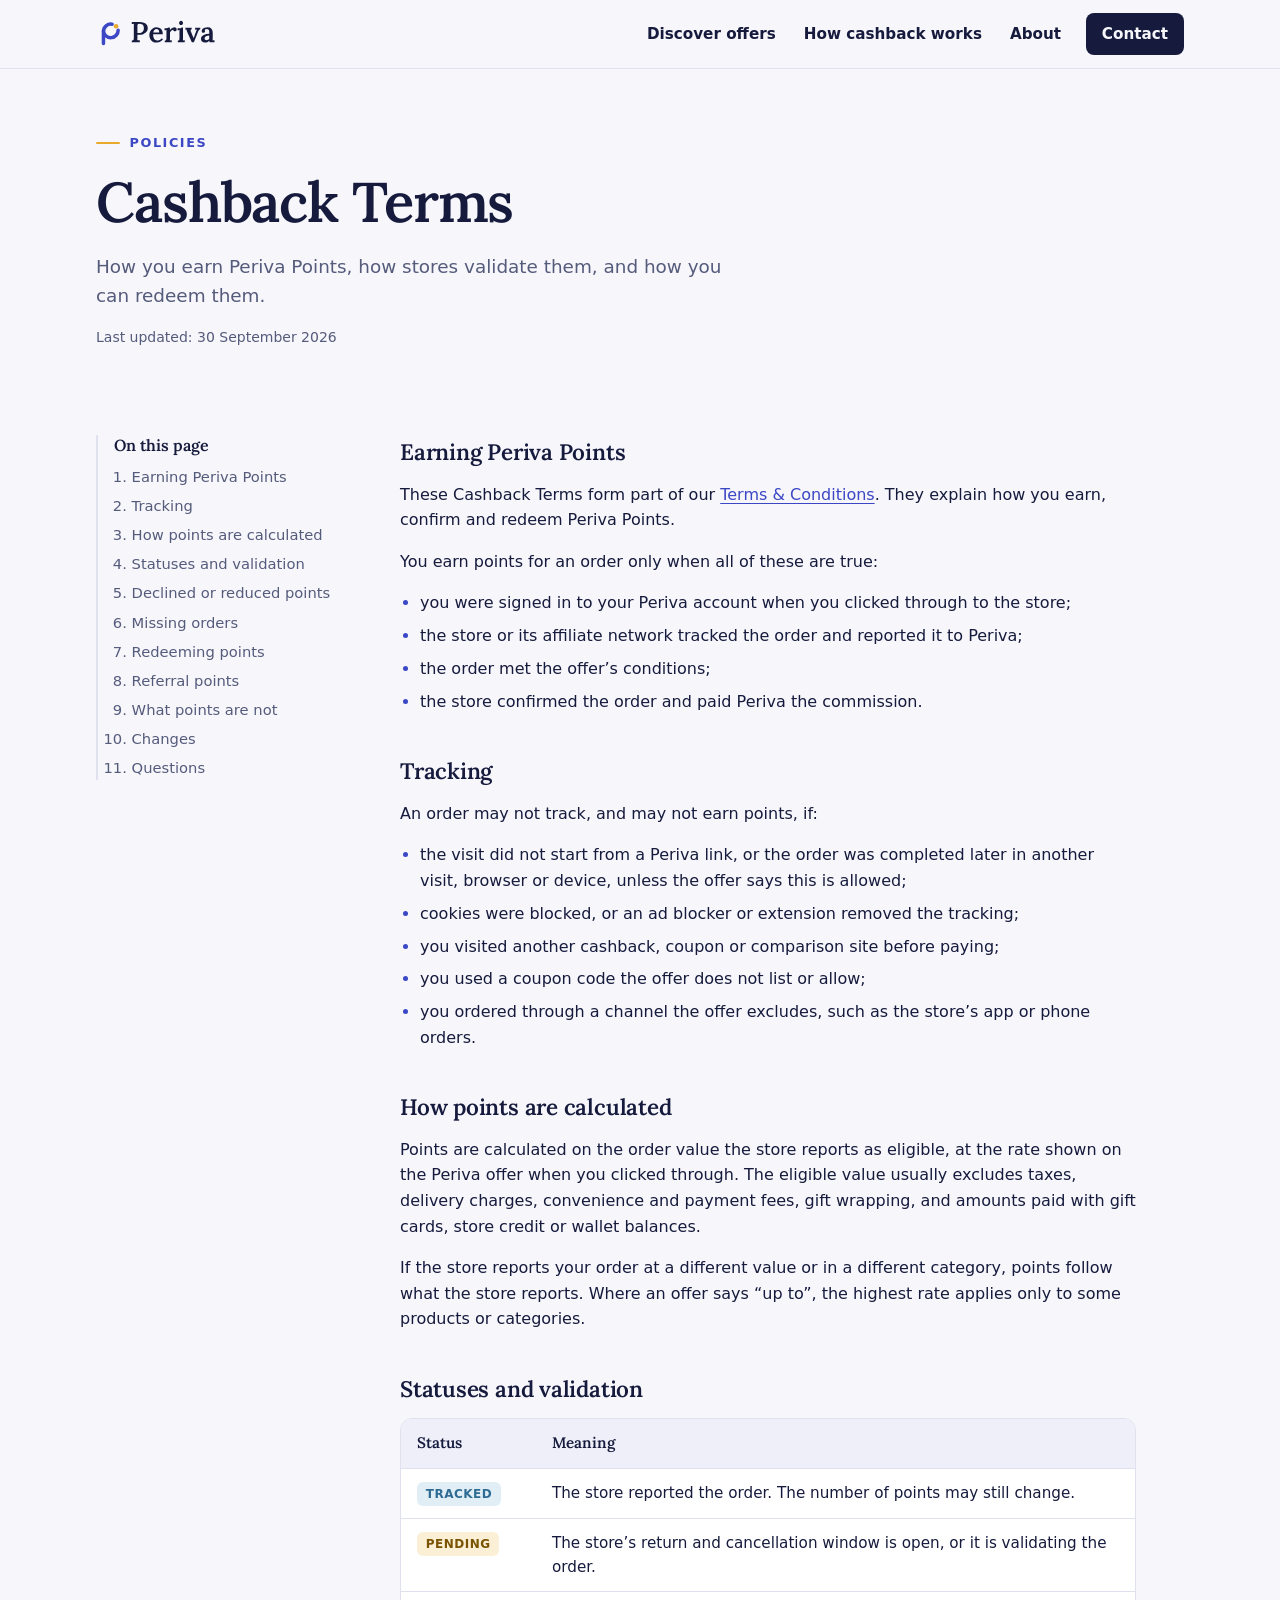
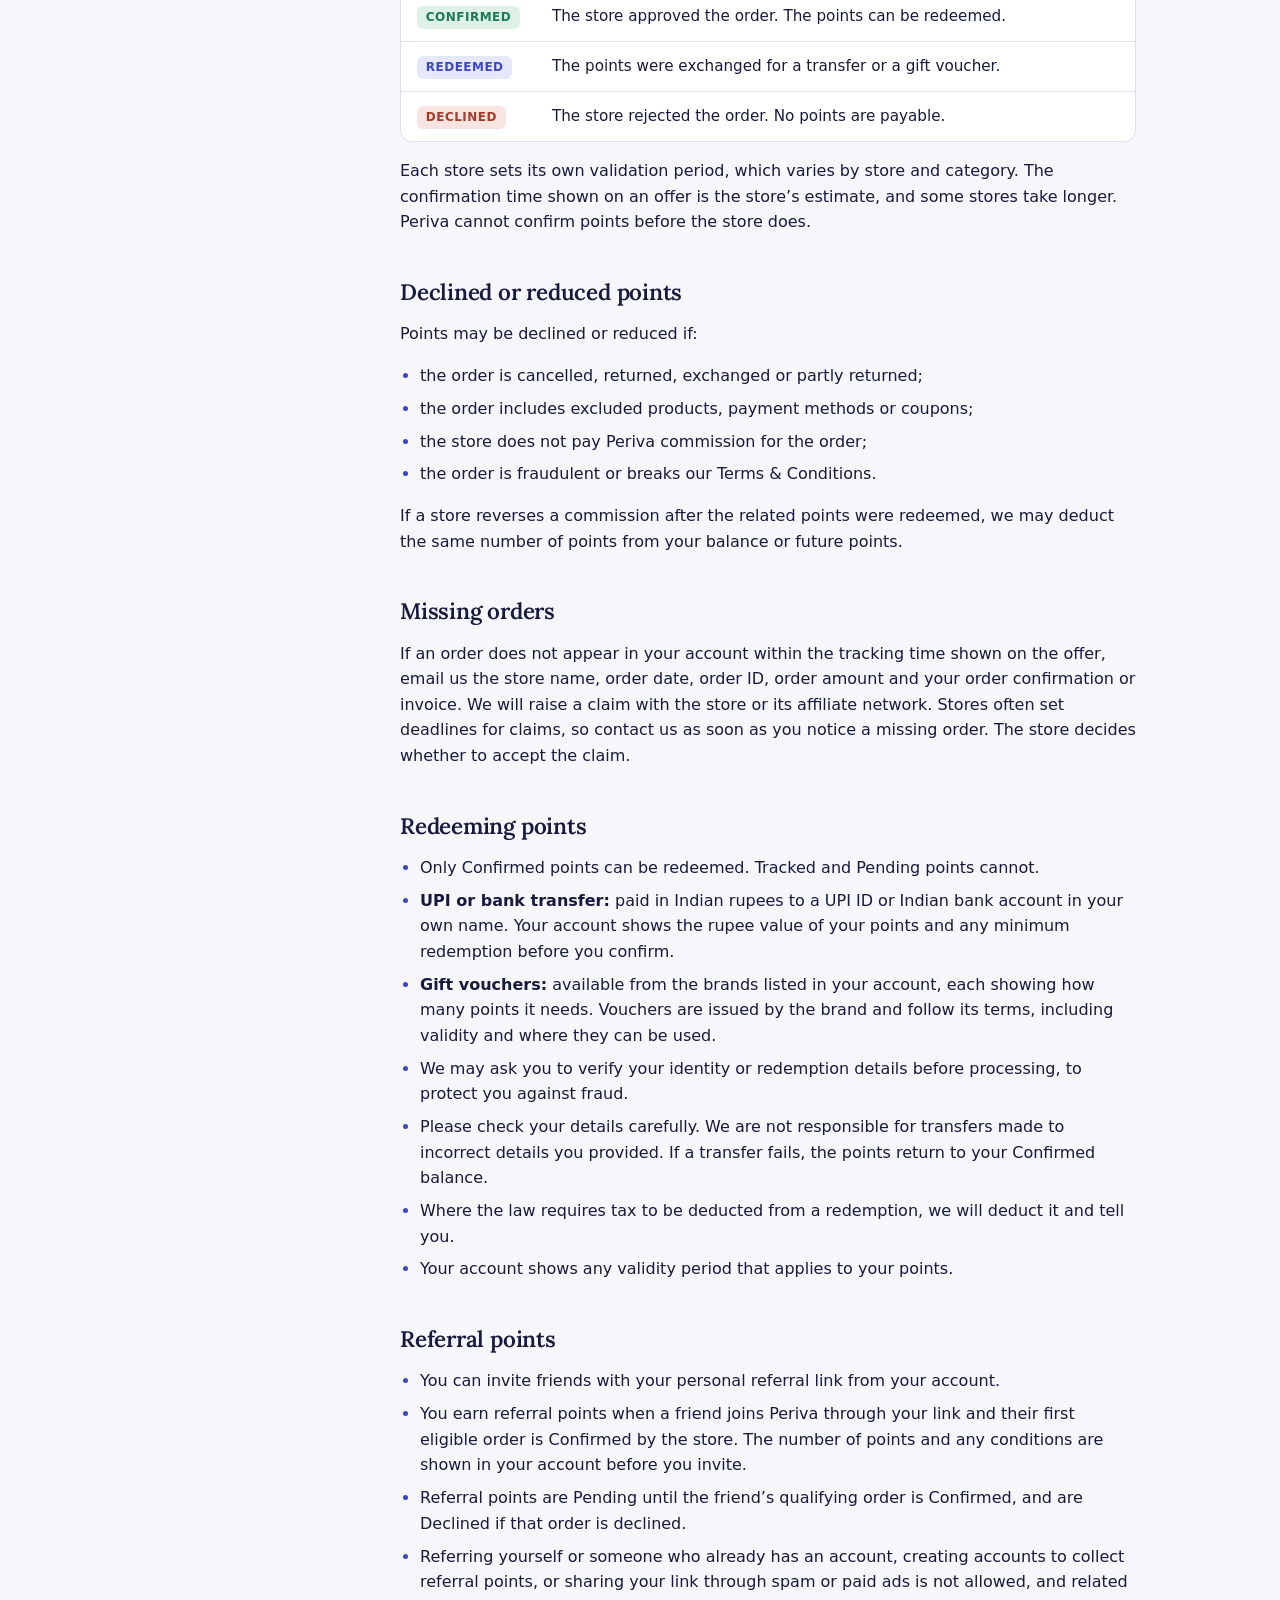
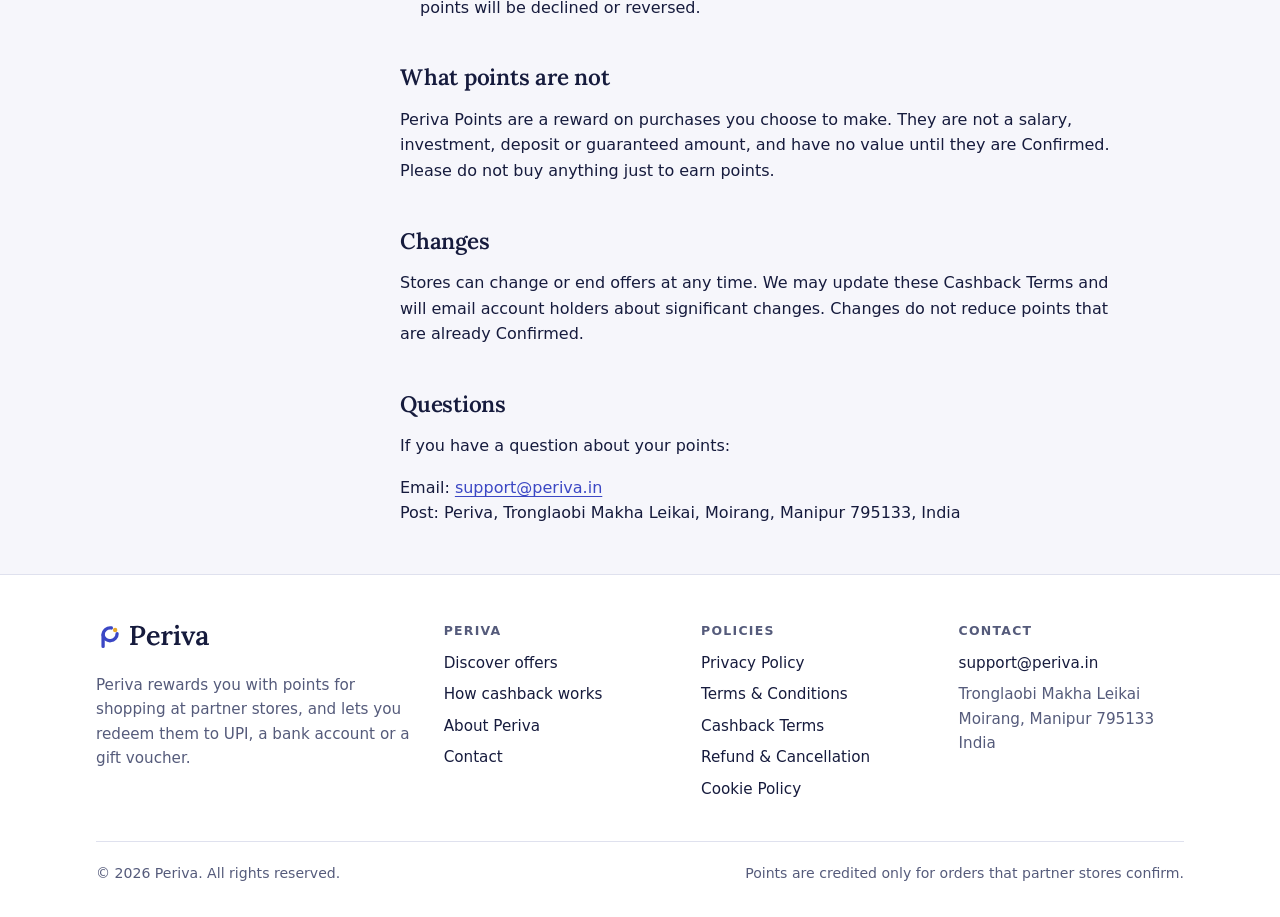
<file: cashback-terms.html>
<!doctype html>
<html lang="en-IN">
<head>
<meta charset="utf-8">
<meta name="viewport" content="width=device-width, initial-scale=1, viewport-fit=cover">
<title>Cashback Terms | Periva</title>
<meta name="description" content="Periva Cashback Terms: earning and tracking points, how points are calculated, statuses and validation, exclusions, missing orders, redemption and referrals.">
<meta name="robots" content="index,follow">
<link rel="canonical" href="https://periva.in/cashback-terms.html">
<meta name="theme-color" content="#161B3D">
<meta name="color-scheme" content="light dark">
<meta property="og:type" content="website">
<meta property="og:site_name" content="Periva">
<meta property="og:locale" content="en_IN">
<meta property="og:title" content="Cashback Terms | Periva">
<meta property="og:description" content="Periva Cashback Terms: earning and tracking points, how points are calculated, statuses and validation, exclusions, missing orders, redemption and referrals.">
<meta property="og:url" content="https://periva.in/cashback-terms.html">
<meta property="og:image" content="https://periva.in/assets/img/og-image.png">
<meta property="og:image:width" content="1200">
<meta property="og:image:height" content="630">
<meta property="og:image:alt" content="Periva logo with the line: Rewards on the shopping you already do">
<meta name="twitter:card" content="summary_large_image">
<meta name="twitter:title" content="Cashback Terms | Periva">
<meta name="twitter:description" content="Periva Cashback Terms: earning and tracking points, how points are calculated, statuses and validation, exclusions, missing orders, redemption and referrals.">
<meta name="twitter:image" content="https://periva.in/assets/img/og-image.png">
<link rel="icon" href="favicon.ico" sizes="32x32">
<link rel="icon" href="assets/img/favicon.svg" type="image/svg+xml">
<link rel="apple-touch-icon" href="assets/img/apple-touch-icon.png">
<link rel="manifest" href="site.webmanifest">
<link rel="stylesheet" href="assets/css/periva.css">
<script>document.documentElement.classList.add("js")</script>
<script src="assets/js/periva.js" defer></script>
</head>
<body>
<a class="skip-link" href="#main">Skip to content</a>
<header class="site-header">
  <div class="wrap header-inner">
    <a class="brand" href="index.html" aria-label="Periva home"><svg width="136" height="30" viewBox="0 0 290 64" role="img" aria-label="Periva"><g transform="translate(-1 -2)" fill="none" stroke-width="7.5" stroke-linecap="round" stroke-linejoin="round" style="stroke:var(--brand)"><path d="M17 55V29A16 16 0 0 1 35.78 13.24"/><path d="M48.76 26.22A16 16 0 0 1 17 29"/></g><circle cx="43.31" cy="15.69" r="5" style="fill:var(--gold)"/><g transform="translate(74 50) scale(0.062)" fill="currentColor"><path d="M51.66656494140625 -55.00067138671875Q79.666259765625 -56.333984375 94.66629028320312 -64.83377075195312Q109.66632080078125 -73.33355712890625 115.8331298828125 -94.50003051757812Q121.99993896484375 -115.66650390625 121.99993896484375 -153.99993896484375V-553.332275390625Q121.99993896484375 -577.9990844726562 123.33328247070312 -600.8325500488281Q124.6666259765625 -623.666015625 125.6666259765625 -637.3326416015625Q109.0 -636.3326416015625 86.9998779296875 -635.6659851074219Q64.999755859375 -634.9993286132812 51.66656494140625 -633.9993286132812V-700.0Q116.66693115234375 -701.0 182.667236328125 -701.1666564941406Q248.66754150390625 -701.3333129882812 315.33447265625 -702.0Q406.33428955078125 -702.6666870117188 472.0009460449219 -679.3333129882812Q537.6676025390625 -655.9999389648438 573.0009460449219 -608.3331298828125Q608.3342895507812 -560.6663208007812 608.0008544921875 -485.99932861328125Q608.0007934570312 -446.3326416015625 591.5007019042969 -406.4993896484375Q575.0006103515625 -366.6661376953125 539.5006408691406 -333.166259765625Q504.00067138671875 -299.6663818359375 446.6676025390625 -278.66644287109375Q389.33453369140625 -257.66650390625 307.66851806640625 -256.3331298828125Q291.66815185546875 -255.66644287109375 277.0013732910156 -255.66644287109375Q262.3345947265625 -255.66644287109375 247.66778564453125 -256.66644287109375V-149.6676025390625Q247.66778564453125 -122.00091552734375 246.83444213867188 -98.83413696289062Q246.0010986328125 -75.6673583984375 244.0010986328125 -62.6673583984375Q256.66766357421875 -63.6673583984375 273.00103759765625 -64.33401489257812Q289.33441162109375 -65.00067138671875 305.5010986328125 -65.50067138671875Q321.66778564453125 -66.00067138671875 331.33428955078125 -66.333984375V0.0H51.66656494140625ZM247.66778564453125 -320.33380126953125Q261.33428955078125 -319.00048828125 273.1675720214844 -318.1671447753906Q285.0008544921875 -317.33380126953125 299.33404541015625 -317.33380126953125Q355.00067138671875 -317.33380126953125 393.6670837402344 -337.16705322265625Q432.33349609375 -357.00030517578125 452.333251953125 -394.6668395996094Q472.3330078125 -432.3333740234375 472.3330078125 -485.66656494140625Q472.3330078125 -534.6666259765625 458.3330383300781 -565.8332214355469Q444.33306884765625 -596.9998168945312 421.1665344238281 -613.4996948242188Q398.0 -629.9995727539062 370.00030517578125 -636.1661376953125Q342.0006103515625 -642.3327026367188 314.00115966796875 -642.3327026367188Q288.33477783203125 -642.3327026367188 273.8347473144531 -633.9995727539062Q259.334716796875 -625.6664428710938 253.50125122070312 -605.4999694824219Q247.66778564453125 -585.33349609375 247.66778564453125 -550.0001831054688Z M908.66650390625 16.0Q836.999755859375 16.0 781.1664123535156 -16.5Q725.3330688476562 -49.0 693.999755859375 -108.5Q662.6664428710938 -168.0 662.6664428710938 -249.0Q662.6664428710938 -319.0 693.8330993652344 -380.0Q724.999755859375 -441.0 781.6664123535156 -478.5Q838.3330688476562 -516.0 913.3330688476562 -516.0Q955.3330688476562 -516.0 994.1664733886719 -503.8333740234375Q1032.9998779296875 -491.666748046875 1063.9999694824219 -463.8334045410156Q1095.0000610351562 -436.00006103515625 1113.3334655761719 -390.1665954589844Q1131.6668701171875 -344.3331298828125 1131.0001831054688 -277.6661376953125L795.0006713867188 -271.6661376953125Q795.0006713867188 -210.333251953125 809.5006103515625 -162.50021362304688Q824.0005493164062 -114.66717529296875 857.0004272460938 -87.50064086914062Q890.0003051757812 -60.3341064453125 944.0001831054688 -60.3341064453125Q967.6666259765625 -60.3341064453125 995.4998168945312 -68.6673583984375Q1023.3330078125 -77.0006103515625 1050.3329772949219 -94.33389282226562Q1077.3329467773438 -111.66717529296875 1098.3330688476562 -138.0006103515625L1136.33349609375 -103.33349609375Q1103.3333129882812 -55.33331298828125 1063.333251953125 -29.333282470703125Q1023.3331909179688 -3.333251953125 982.9998474121094 6.3333740234375Q942.66650390625 16.0 908.66650390625 16.0ZM800.000732421875 -332.3333740234375H1007.6659545898438Q1006.999267578125 -372.33349609375 996.499267578125 -399.83331298828125Q985.999267578125 -427.3331298828125 965.9993896484375 -441.8329162597656Q945.99951171875 -456.33270263671875 916.9998168945312 -456.33270263671875Q868.3334350585938 -456.33270263671875 838.8337097167969 -423.832763671875Q809.333984375 -391.33282470703125 800.000732421875 -332.3333740234375Z M1198.9999389648438 -53.33404541015625Q1227.9998779296875 -53.33404541015625 1239.9998779296875 -65.83395385742188Q1251.9998779296875 -78.3338623046875 1254.9999084472656 -101.16705322265625Q1257.9999389648438 -124.000244140625 1257.9999389648438 -153.3333740234375V-341.3321533203125Q1257.9999389648438 -358.66552734375 1258.8332824707031 -378.9989929199219Q1259.6666259765625 -399.33245849609375 1261.9999389648438 -419.6658935546875Q1245.3333129882812 -418.6658935546875 1225.1665649414062 -418.1658935546875Q1204.9998168945312 -417.6658935546875 1191.6666259765625 -416.6658935546875V-480.99993896484375H1228.6668090820312Q1269.0000610351562 -480.99993896484375 1296.1670532226562 -490.4999694824219Q1323.3340454101562 -500.0 1333.6673583984375 -510.0H1376.0010986328125Q1378.0010986328125 -498.0001220703125 1379.0010986328125 -471.8333740234375Q1380.0010986328125 -445.6666259765625 1380.3344116210938 -419.66693115234375Q1403.3346557617188 -450.00042724609375 1428.0012817382812 -471.33367919921875Q1452.6679077148438 -492.66693115234375 1479.167724609375 -504.3334655761719Q1505.6675415039062 -516.0 1533.6672973632812 -516.0Q1566.3341064453125 -516.0 1590.6675415039062 -497.9999084472656Q1615.0009765625 -479.99981689453125 1615.0009765625 -439.666259765625Q1615.0009765625 -426.99945068359375 1608.6676025390625 -412.166015625Q1602.334228515625 -397.33258056640625 1588.66748046875 -387.1658630371094Q1575.000732421875 -376.9991455078125 1551.667236328125 -376.9991455078125Q1531.0006103515625 -377.33245849609375 1512.6671142578125 -390.8323669433594Q1494.3336181640625 -404.332275390625 1493.33349609375 -434.33251953125Q1471.6669311523438 -434.66583251953125 1449.5003967285156 -418.9991149902344Q1427.3338623046875 -403.3323974609375 1409.3340148925781 -380.165771484375Q1391.3341674804688 -356.9991455078125 1381.3344116210938 -333.332763671875L1381.667724609375 -142.66778564453125Q1381.667724609375 -126.66790771484375 1380.8343811035156 -104.50103759765625Q1380.0010375976562 -82.33416748046875 1377.667724609375 -61.33404541015625Q1393.667724609375 -63.000732421875 1411.83447265625 -63.500732421875Q1430.001220703125 -64.000732421875 1442.0010986328125 -64.33404541015625V0.0H1198.9999389648438Z M1652.9999389648438 -53.33404541015625Q1681.9998779296875 -53.33404541015625 1693.9998779296875 -65.83395385742188Q1705.9998779296875 -78.3338623046875 1708.9999084472656 -101.16705322265625Q1711.9999389648438 -124.000244140625 1711.9999389648438 -153.3333740234375V-339.998779296875Q1711.9999389648438 -357.3321533203125 1712.9999389648438 -377.83233642578125Q1713.9999389648438 -398.33251953125 1715.9999389648438 -419.6658935546875Q1699.3333129882812 -418.6658935546875 1679.1665649414062 -417.9992370605469Q1658.9998168945312 -417.33258056640625 1645.6666259765625 -416.33258056640625V-480.99993896484375Q1691.0 -480.99993896484375 1720.33349609375 -485.6666259765625Q1749.6669921875 -490.33331298828125 1766.1671142578125 -497.0Q1782.667236328125 -503.66668701171875 1789.667236328125 -510.0H1835.3344116210938V-142.66778564453125Q1835.3344116210938 -126.66790771484375 1834.5010681152344 -104.50103759765625Q1833.667724609375 -82.33416748046875 1831.3344116210938 -61.33404541015625Q1847.3344116210938 -63.000732421875 1865.5011596679688 -63.500732421875Q1883.6679077148438 -64.000732421875 1895.6677856445312 -64.33404541015625V0.0H1652.9999389648438ZM1768.3338623046875 -595.666259765625Q1738.6669311523438 -595.666259765625 1718.6668090820312 -617.3330688476562Q1698.6666870117188 -638.9998779296875 1698.6666870117188 -670.0784948012408Q1698.6666870117188 -701.1571116727941 1719.5001525878906 -722.9121434828814Q1740.3336181640625 -744.6671752929688 1768.00048828125 -744.6671752929688Q1796.9636332194011 -744.6671752929688 1816.4822743733725 -722.9121434828814Q1836.0009155273438 -701.1571116727941 1836.0009155273438 -670.0784948012408Q1836.0009155273438 -638.9998779296875 1817.1675109863281 -617.3330688476562Q1798.3341064453125 -595.666259765625 1768.3338623046875 -595.666259765625Z M2142.3331909179688 3.0 1989.3328857421875 -337.00042724609375Q1976.6663208007812 -366.33349609375 1970.6664123535156 -383.9998779296875Q1964.66650390625 -401.666259765625 1962.4998779296875 -413.9994201660156Q1960.333251953125 -426.33258056640625 1957.9998779296875 -437.999267578125L1919.0 -435.66595458984375V-500H2136.3343505859375V-447.3326416015625Q2112.3345336914062 -446.66595458984375 2104.8345642089844 -434.1660461425781Q2097.3345947265625 -421.6661376953125 2100.6678466796875 -401.4996337890625Q2104.0010986328125 -381.3331298828125 2112.6676635742188 -358.33331298828125L2173.00048828125 -214.33428955078125Q2181.00048828125 -196.00091552734375 2188.8338317871094 -176.50088500976562Q2196.6671752929688 -157.0008544921875 2204.3338623046875 -137.0008544921875H2205.3338623046875Q2212.3339233398438 -156.0009765625 2219.5006103515625 -175.667724609375Q2226.6672973632812 -195.33447265625 2233.0006713867188 -214.66790771484375L2288.333251953125 -368.999267578125Q2296.9999389648438 -393.66595458984375 2304.9999084472656 -409.6658935546875Q2312.9998779296875 -425.66583251953125 2320.3333129882812 -439.3326416015625L2257.6666870117188 -435.66595458984375V-500.0H2437.0006713867188V-447.3326416015625Q2414.333984375 -444.6658935546875 2397.3339233398438 -425.3324279785156Q2380.3338623046875 -405.99896240234375 2367.167205810547 -378.3323669433594Q2354.0005493164062 -350.665771484375 2342.6674194335938 -322.33294677734375L2213.66748046875 3.0Z M2758.6660766601562 0.0Q2756.332763671875 -14.99993896484375 2755.6661071777344 -25.666534423828125Q2754.9994506835938 -36.3331298828125 2753.6661376953125 -49.66644287109375Q2719.6661376953125 -15.66644287109375 2681.1661682128906 0.166778564453125Q2642.6661987304688 16.0 2601.9996337890625 16.0Q2533.9998779296875 16.0 2497.6665649414062 -20.833404541015625Q2461.333251953125 -57.66680908203125 2461.333251953125 -112.3336181640625Q2461.333251953125 -159.6669921875 2487.16650390625 -193.50033569335938Q2512.999755859375 -227.33367919921875 2555.1663208007812 -248.83367919921875Q2597.3328857421875 -270.33367919921875 2648.1661376953125 -281.5003662109375Q2698.9993896484375 -292.66705322265625 2748.9993896484375 -293.6671142578125V-349.000244140625Q2748.9993896484375 -378.00006103515625 2742.666046142578 -402.33319091796875Q2736.3327026367188 -426.66632080078125 2719.332794189453 -441.33282470703125Q2702.3328857421875 -455.99932861328125 2668.9998779296875 -455.66595458984375Q2646.666748046875 -455.33258056640625 2624.5003356933594 -446.666015625Q2602.3339233398438 -437.99945068359375 2589.0006103515625 -419.66644287109375Q2597.0006103515625 -410.999755859375 2599.167266845703 -400.499755859375Q2601.3339233398438 -389.999755859375 2601.3339233398438 -381.66644287109375Q2601.3339233398438 -364.33294677734375 2587.3338012695312 -344.83282470703125Q2573.3336791992188 -325.33270263671875 2541.6668090820312 -326.33270263671875Q2514.6666259765625 -326.9993896484375 2500.3331909179688 -345.1661682128906Q2485.999755859375 -363.33294677734375 2485.999755859375 -387.999755859375Q2485.999755859375 -425.9998779296875 2513.4998168945312 -454.6665954589844Q2540.9998779296875 -483.33331298828125 2587.9999389648438 -499.6666564941406Q2635 -516 2692.6666870117188 -516.0Q2779.3334350585938 -516.0 2825.000274658203 -470.83331298828125Q2870.6671142578125 -425.6666259765625 2870.3338012695312 -326.9998779296875Q2870.3338012695312 -291.99993896484375 2870.3338012695312 -263.5002136230469Q2870.3338012695312 -235.00048828125 2869.8338012695312 -206.50076293945312Q2869.3338012695312 -178.00103759765625 2869.3338012695312 -142.66778564453125Q2869.3338012695312 -128.00115966796875 2868.3338012695312 -105.66763305664062Q2867.3338012695312 -83.3341064453125 2865.3338012695312 -61.33404541015625Q2882.6671142578125 -63.000732421875 2901.1671447753906 -63.667388916015625Q2919.6671752929688 -64.33404541015625 2932.3336791992188 -64.6673583984375V0.0ZM2748.3327026367188 -234.99969482421875Q2718.3328247070312 -232.66632080078125 2689.1664123535156 -225.49966430664062Q2660.0 -218.3330078125 2637.1669311523438 -205.33306884765625Q2614.3338623046875 -192.3331298828125 2600.8340454101562 -172.83328247070312Q2587.334228515625 -153.33343505859375 2587.6675415039062 -127.66705322265625Q2589.0008544921875 -96.667236328125 2607.8340759277344 -82.50070190429688Q2626.6672973632812 -68.33416748046875 2651.6671142578125 -68.33416748046875Q2680.666748046875 -68.33416748046875 2704.166534423828 -80.16738891601562Q2727.6663208007812 -92.0006103515625 2748.3327026367188 -112.0003662109375Q2747.9993896484375 -122.33367919921875 2747.9993896484375 -133.00027465820312Q2747.9993896484375 -143.6668701171875 2747.9993896484375 -155.0001220703125Q2747.9993896484375 -168.66705322265625 2748.166046142578 -190.00021362304688Q2748.3327026367188 -211.3333740234375 2748.3327026367188 -234.99969482421875Z"/></g></svg></a>
    <button class="nav-toggle" type="button" aria-expanded="false" aria-controls="site-nav"><svg width="24" height="24" viewBox="0 0 24 24" fill="none" stroke="currentColor" stroke-width="1.8" stroke-linecap="round" stroke-linejoin="round" aria-hidden="true" focusable="false"><path d="M4 7h16M4 12h16M4 17h10"/></svg><span class="nav-toggle-label">Menu</span></button>
    <nav class="site-nav" id="site-nav" aria-label="Main"><ul><li><a href="offers.html">Discover offers</a></li><li><a href="how-cashback-works.html">How cashback works</a></li><li><a href="about.html">About</a></li><li><a class="nav-cta" href="contact.html">Contact</a></li></ul></nav>
  </div>
</header>
<main id="main" tabindex="-1">
<section class="page-hero">
  <div class="wrap"><div class="stack">
    <p class="kicker">Policies</p>
    <h1>Cashback Terms</h1>
    <p class="lede">How you earn Periva Points, how stores validate them, and how you can redeem them.</p>
    <p class="small muted">Last updated: <time datetime="2026-09-30">30 September 2026</time></p>
  </div></div>
</section>
<section class="section-sm">
  <div class="wrap legal">
    <nav class="legal-toc" aria-label="On this page"><p>On this page</p><ol><li><a href="#earn">Earning Periva Points</a></li><li><a href="#tracking">Tracking</a></li><li><a href="#calc">How points are calculated</a></li><li><a href="#status">Statuses and validation</a></li><li><a href="#exclusions">Declined or reduced points</a></li><li><a href="#missing">Missing orders</a></li><li><a href="#redeem">Redeeming points</a></li><li><a href="#referral">Referral points</a></li><li><a href="#nature">What points are not</a></li><li><a href="#changes">Changes</a></li><li><a href="#contact">Questions</a></li></ol></nav>
    <article class="prose"><h2 id="earn">Earning Periva Points</h2><p>These Cashback Terms form part of our <a href="terms.html">Terms & Conditions</a>. They explain how you earn, confirm and redeem Periva Points.</p>
<p>You earn points for an order only when all of these are true:</p>
<ul>
<li>you were signed in to your Periva account when you clicked through to the store;</li>
<li>the store or its affiliate network tracked the order and reported it to Periva;</li>
<li>the order met the offer’s conditions;</li>
<li>the store confirmed the order and paid Periva the commission.</li>
</ul><h2 id="tracking">Tracking</h2><p>An order may not track, and may not earn points, if:</p>
<ul>
<li>the visit did not start from a Periva link, or the order was completed later in another visit, browser or device, unless the offer says this is allowed;</li>
<li>cookies were blocked, or an ad blocker or extension removed the tracking;</li>
<li>you visited another cashback, coupon or comparison site before paying;</li>
<li>you used a coupon code the offer does not list or allow;</li>
<li>you ordered through a channel the offer excludes, such as the store’s app or phone orders.</li>
</ul><h2 id="calc">How points are calculated</h2><p>Points are calculated on the order value the store reports as eligible, at the rate shown on the Periva offer when you clicked through. The eligible value usually excludes taxes, delivery charges, convenience and payment fees, gift wrapping, and amounts paid with gift cards, store credit or wallet balances.</p>
<p>If the store reports your order at a different value or in a different category, points follow what the store reports. Where an offer says “up to”, the highest rate applies only to some products or categories.</p><h2 id="status">Statuses and validation</h2><div class="table-wrap"><table>
<thead><tr><th scope="col">Status</th><th scope="col">Meaning</th></tr></thead>
<tbody>
<tr><td><span class="tag tag-tracked">Tracked</span></td><td>The store reported the order. The number of points may still change.</td></tr>
<tr><td><span class="tag tag-pending">Pending</span></td><td>The store’s return and cancellation window is open, or it is validating the order.</td></tr>
<tr><td><span class="tag tag-confirmed">Confirmed</span></td><td>The store approved the order. The points can be redeemed.</td></tr>
<tr><td><span class="tag tag-redeemed">Redeemed</span></td><td>The points were exchanged for a transfer or a gift voucher.</td></tr>
<tr><td><span class="tag tag-declined">Declined</span></td><td>The store rejected the order. No points are payable.</td></tr>
</tbody></table></div>
<p>Each store sets its own validation period, which varies by store and category. The confirmation time shown on an offer is the store’s estimate, and some stores take longer. Periva cannot confirm points before the store does.</p><h2 id="exclusions">Declined or reduced points</h2><p>Points may be declined or reduced if:</p>
<ul>
<li>the order is cancelled, returned, exchanged or partly returned;</li>
<li>the order includes excluded products, payment methods or coupons;</li>
<li>the store does not pay Periva commission for the order;</li>
<li>the order is fraudulent or breaks our Terms & Conditions.</li>
</ul>
<p>If a store reverses a commission after the related points were redeemed, we may deduct the same number of points from your balance or future points.</p><h2 id="missing">Missing orders</h2><p>If an order does not appear in your account within the tracking time shown on the offer, email us the store name, order date, order ID, order amount and your order confirmation or invoice. We will raise a claim with the store or its affiliate network. Stores often set deadlines for claims, so contact us as soon as you notice a missing order. The store decides whether to accept the claim.</p><h2 id="redeem">Redeeming points</h2><ul>
<li>Only Confirmed points can be redeemed. Tracked and Pending points cannot.</li>
<li><strong>UPI or bank transfer:</strong> paid in Indian rupees to a UPI ID or Indian bank account in your own name. Your account shows the rupee value of your points and any minimum redemption before you confirm.</li>
<li><strong>Gift vouchers:</strong> available from the brands listed in your account, each showing how many points it needs. Vouchers are issued by the brand and follow its terms, including validity and where they can be used.</li>
<li>We may ask you to verify your identity or redemption details before processing, to protect you against fraud.</li>
<li>Please check your details carefully. We are not responsible for transfers made to incorrect details you provided. If a transfer fails, the points return to your Confirmed balance.</li>
<li>Where the law requires tax to be deducted from a redemption, we will deduct it and tell you.</li>
<li>Your account shows any validity period that applies to your points.</li>
</ul><h2 id="referral">Referral points</h2><ul>
<li>You can invite friends with your personal referral link from your account.</li>
<li>You earn referral points when a friend joins Periva through your link and their first eligible order is Confirmed by the store. The number of points and any conditions are shown in your account before you invite.</li>
<li>Referral points are Pending until the friend’s qualifying order is Confirmed, and are Declined if that order is declined.</li>
<li>Referring yourself or someone who already has an account, creating accounts to collect referral points, or sharing your link through spam or paid ads is not allowed, and related points will be declined or reversed.</li>
</ul><h2 id="nature">What points are not</h2><p>Periva Points are a reward on purchases you choose to make. They are not a salary, investment, deposit or guaranteed amount, and have no value until they are Confirmed. Please do not buy anything just to earn points.</p><h2 id="changes">Changes</h2><p>Stores can change or end offers at any time. We may update these Cashback Terms and will email account holders about significant changes. Changes do not reduce points that are already Confirmed.</p><h2 id="contact">Questions</h2><p>If you have a question about your points:</p><p>Email: <a href="mailto:support@periva.in">support@periva.in</a><br>Post: Periva, Tronglaobi Makha Leikai, Moirang, Manipur 795133, India</p></article>
  </div>
</section>
</main>
<footer class="site-footer">
  <div class="wrap">
    <div class="footer-grid">
      <div class="footer-brand">
        <a href="index.html" aria-label="Periva home"><svg width="136" height="30" viewBox="0 0 290 64" role="img" aria-label="Periva"><g transform="translate(-1 -2)" fill="none" stroke-width="7.5" stroke-linecap="round" stroke-linejoin="round" style="stroke:var(--brand)"><path d="M17 55V29A16 16 0 0 1 35.78 13.24"/><path d="M48.76 26.22A16 16 0 0 1 17 29"/></g><circle cx="43.31" cy="15.69" r="5" style="fill:var(--gold)"/><g transform="translate(74 50) scale(0.062)" fill="currentColor"><path d="M51.66656494140625 -55.00067138671875Q79.666259765625 -56.333984375 94.66629028320312 -64.83377075195312Q109.66632080078125 -73.33355712890625 115.8331298828125 -94.50003051757812Q121.99993896484375 -115.66650390625 121.99993896484375 -153.99993896484375V-553.332275390625Q121.99993896484375 -577.9990844726562 123.33328247070312 -600.8325500488281Q124.6666259765625 -623.666015625 125.6666259765625 -637.3326416015625Q109.0 -636.3326416015625 86.9998779296875 -635.6659851074219Q64.999755859375 -634.9993286132812 51.66656494140625 -633.9993286132812V-700.0Q116.66693115234375 -701.0 182.667236328125 -701.1666564941406Q248.66754150390625 -701.3333129882812 315.33447265625 -702.0Q406.33428955078125 -702.6666870117188 472.0009460449219 -679.3333129882812Q537.6676025390625 -655.9999389648438 573.0009460449219 -608.3331298828125Q608.3342895507812 -560.6663208007812 608.0008544921875 -485.99932861328125Q608.0007934570312 -446.3326416015625 591.5007019042969 -406.4993896484375Q575.0006103515625 -366.6661376953125 539.5006408691406 -333.166259765625Q504.00067138671875 -299.6663818359375 446.6676025390625 -278.66644287109375Q389.33453369140625 -257.66650390625 307.66851806640625 -256.3331298828125Q291.66815185546875 -255.66644287109375 277.0013732910156 -255.66644287109375Q262.3345947265625 -255.66644287109375 247.66778564453125 -256.66644287109375V-149.6676025390625Q247.66778564453125 -122.00091552734375 246.83444213867188 -98.83413696289062Q246.0010986328125 -75.6673583984375 244.0010986328125 -62.6673583984375Q256.66766357421875 -63.6673583984375 273.00103759765625 -64.33401489257812Q289.33441162109375 -65.00067138671875 305.5010986328125 -65.50067138671875Q321.66778564453125 -66.00067138671875 331.33428955078125 -66.333984375V0.0H51.66656494140625ZM247.66778564453125 -320.33380126953125Q261.33428955078125 -319.00048828125 273.1675720214844 -318.1671447753906Q285.0008544921875 -317.33380126953125 299.33404541015625 -317.33380126953125Q355.00067138671875 -317.33380126953125 393.6670837402344 -337.16705322265625Q432.33349609375 -357.00030517578125 452.333251953125 -394.6668395996094Q472.3330078125 -432.3333740234375 472.3330078125 -485.66656494140625Q472.3330078125 -534.6666259765625 458.3330383300781 -565.8332214355469Q444.33306884765625 -596.9998168945312 421.1665344238281 -613.4996948242188Q398.0 -629.9995727539062 370.00030517578125 -636.1661376953125Q342.0006103515625 -642.3327026367188 314.00115966796875 -642.3327026367188Q288.33477783203125 -642.3327026367188 273.8347473144531 -633.9995727539062Q259.334716796875 -625.6664428710938 253.50125122070312 -605.4999694824219Q247.66778564453125 -585.33349609375 247.66778564453125 -550.0001831054688Z M908.66650390625 16.0Q836.999755859375 16.0 781.1664123535156 -16.5Q725.3330688476562 -49.0 693.999755859375 -108.5Q662.6664428710938 -168.0 662.6664428710938 -249.0Q662.6664428710938 -319.0 693.8330993652344 -380.0Q724.999755859375 -441.0 781.6664123535156 -478.5Q838.3330688476562 -516.0 913.3330688476562 -516.0Q955.3330688476562 -516.0 994.1664733886719 -503.8333740234375Q1032.9998779296875 -491.666748046875 1063.9999694824219 -463.8334045410156Q1095.0000610351562 -436.00006103515625 1113.3334655761719 -390.1665954589844Q1131.6668701171875 -344.3331298828125 1131.0001831054688 -277.6661376953125L795.0006713867188 -271.6661376953125Q795.0006713867188 -210.333251953125 809.5006103515625 -162.50021362304688Q824.0005493164062 -114.66717529296875 857.0004272460938 -87.50064086914062Q890.0003051757812 -60.3341064453125 944.0001831054688 -60.3341064453125Q967.6666259765625 -60.3341064453125 995.4998168945312 -68.6673583984375Q1023.3330078125 -77.0006103515625 1050.3329772949219 -94.33389282226562Q1077.3329467773438 -111.66717529296875 1098.3330688476562 -138.0006103515625L1136.33349609375 -103.33349609375Q1103.3333129882812 -55.33331298828125 1063.333251953125 -29.333282470703125Q1023.3331909179688 -3.333251953125 982.9998474121094 6.3333740234375Q942.66650390625 16.0 908.66650390625 16.0ZM800.000732421875 -332.3333740234375H1007.6659545898438Q1006.999267578125 -372.33349609375 996.499267578125 -399.83331298828125Q985.999267578125 -427.3331298828125 965.9993896484375 -441.8329162597656Q945.99951171875 -456.33270263671875 916.9998168945312 -456.33270263671875Q868.3334350585938 -456.33270263671875 838.8337097167969 -423.832763671875Q809.333984375 -391.33282470703125 800.000732421875 -332.3333740234375Z M1198.9999389648438 -53.33404541015625Q1227.9998779296875 -53.33404541015625 1239.9998779296875 -65.83395385742188Q1251.9998779296875 -78.3338623046875 1254.9999084472656 -101.16705322265625Q1257.9999389648438 -124.000244140625 1257.9999389648438 -153.3333740234375V-341.3321533203125Q1257.9999389648438 -358.66552734375 1258.8332824707031 -378.9989929199219Q1259.6666259765625 -399.33245849609375 1261.9999389648438 -419.6658935546875Q1245.3333129882812 -418.6658935546875 1225.1665649414062 -418.1658935546875Q1204.9998168945312 -417.6658935546875 1191.6666259765625 -416.6658935546875V-480.99993896484375H1228.6668090820312Q1269.0000610351562 -480.99993896484375 1296.1670532226562 -490.4999694824219Q1323.3340454101562 -500.0 1333.6673583984375 -510.0H1376.0010986328125Q1378.0010986328125 -498.0001220703125 1379.0010986328125 -471.8333740234375Q1380.0010986328125 -445.6666259765625 1380.3344116210938 -419.66693115234375Q1403.3346557617188 -450.00042724609375 1428.0012817382812 -471.33367919921875Q1452.6679077148438 -492.66693115234375 1479.167724609375 -504.3334655761719Q1505.6675415039062 -516.0 1533.6672973632812 -516.0Q1566.3341064453125 -516.0 1590.6675415039062 -497.9999084472656Q1615.0009765625 -479.99981689453125 1615.0009765625 -439.666259765625Q1615.0009765625 -426.99945068359375 1608.6676025390625 -412.166015625Q1602.334228515625 -397.33258056640625 1588.66748046875 -387.1658630371094Q1575.000732421875 -376.9991455078125 1551.667236328125 -376.9991455078125Q1531.0006103515625 -377.33245849609375 1512.6671142578125 -390.8323669433594Q1494.3336181640625 -404.332275390625 1493.33349609375 -434.33251953125Q1471.6669311523438 -434.66583251953125 1449.5003967285156 -418.9991149902344Q1427.3338623046875 -403.3323974609375 1409.3340148925781 -380.165771484375Q1391.3341674804688 -356.9991455078125 1381.3344116210938 -333.332763671875L1381.667724609375 -142.66778564453125Q1381.667724609375 -126.66790771484375 1380.8343811035156 -104.50103759765625Q1380.0010375976562 -82.33416748046875 1377.667724609375 -61.33404541015625Q1393.667724609375 -63.000732421875 1411.83447265625 -63.500732421875Q1430.001220703125 -64.000732421875 1442.0010986328125 -64.33404541015625V0.0H1198.9999389648438Z M1652.9999389648438 -53.33404541015625Q1681.9998779296875 -53.33404541015625 1693.9998779296875 -65.83395385742188Q1705.9998779296875 -78.3338623046875 1708.9999084472656 -101.16705322265625Q1711.9999389648438 -124.000244140625 1711.9999389648438 -153.3333740234375V-339.998779296875Q1711.9999389648438 -357.3321533203125 1712.9999389648438 -377.83233642578125Q1713.9999389648438 -398.33251953125 1715.9999389648438 -419.6658935546875Q1699.3333129882812 -418.6658935546875 1679.1665649414062 -417.9992370605469Q1658.9998168945312 -417.33258056640625 1645.6666259765625 -416.33258056640625V-480.99993896484375Q1691.0 -480.99993896484375 1720.33349609375 -485.6666259765625Q1749.6669921875 -490.33331298828125 1766.1671142578125 -497.0Q1782.667236328125 -503.66668701171875 1789.667236328125 -510.0H1835.3344116210938V-142.66778564453125Q1835.3344116210938 -126.66790771484375 1834.5010681152344 -104.50103759765625Q1833.667724609375 -82.33416748046875 1831.3344116210938 -61.33404541015625Q1847.3344116210938 -63.000732421875 1865.5011596679688 -63.500732421875Q1883.6679077148438 -64.000732421875 1895.6677856445312 -64.33404541015625V0.0H1652.9999389648438ZM1768.3338623046875 -595.666259765625Q1738.6669311523438 -595.666259765625 1718.6668090820312 -617.3330688476562Q1698.6666870117188 -638.9998779296875 1698.6666870117188 -670.0784948012408Q1698.6666870117188 -701.1571116727941 1719.5001525878906 -722.9121434828814Q1740.3336181640625 -744.6671752929688 1768.00048828125 -744.6671752929688Q1796.9636332194011 -744.6671752929688 1816.4822743733725 -722.9121434828814Q1836.0009155273438 -701.1571116727941 1836.0009155273438 -670.0784948012408Q1836.0009155273438 -638.9998779296875 1817.1675109863281 -617.3330688476562Q1798.3341064453125 -595.666259765625 1768.3338623046875 -595.666259765625Z M2142.3331909179688 3.0 1989.3328857421875 -337.00042724609375Q1976.6663208007812 -366.33349609375 1970.6664123535156 -383.9998779296875Q1964.66650390625 -401.666259765625 1962.4998779296875 -413.9994201660156Q1960.333251953125 -426.33258056640625 1957.9998779296875 -437.999267578125L1919.0 -435.66595458984375V-500H2136.3343505859375V-447.3326416015625Q2112.3345336914062 -446.66595458984375 2104.8345642089844 -434.1660461425781Q2097.3345947265625 -421.6661376953125 2100.6678466796875 -401.4996337890625Q2104.0010986328125 -381.3331298828125 2112.6676635742188 -358.33331298828125L2173.00048828125 -214.33428955078125Q2181.00048828125 -196.00091552734375 2188.8338317871094 -176.50088500976562Q2196.6671752929688 -157.0008544921875 2204.3338623046875 -137.0008544921875H2205.3338623046875Q2212.3339233398438 -156.0009765625 2219.5006103515625 -175.667724609375Q2226.6672973632812 -195.33447265625 2233.0006713867188 -214.66790771484375L2288.333251953125 -368.999267578125Q2296.9999389648438 -393.66595458984375 2304.9999084472656 -409.6658935546875Q2312.9998779296875 -425.66583251953125 2320.3333129882812 -439.3326416015625L2257.6666870117188 -435.66595458984375V-500.0H2437.0006713867188V-447.3326416015625Q2414.333984375 -444.6658935546875 2397.3339233398438 -425.3324279785156Q2380.3338623046875 -405.99896240234375 2367.167205810547 -378.3323669433594Q2354.0005493164062 -350.665771484375 2342.6674194335938 -322.33294677734375L2213.66748046875 3.0Z M2758.6660766601562 0.0Q2756.332763671875 -14.99993896484375 2755.6661071777344 -25.666534423828125Q2754.9994506835938 -36.3331298828125 2753.6661376953125 -49.66644287109375Q2719.6661376953125 -15.66644287109375 2681.1661682128906 0.166778564453125Q2642.6661987304688 16.0 2601.9996337890625 16.0Q2533.9998779296875 16.0 2497.6665649414062 -20.833404541015625Q2461.333251953125 -57.66680908203125 2461.333251953125 -112.3336181640625Q2461.333251953125 -159.6669921875 2487.16650390625 -193.50033569335938Q2512.999755859375 -227.33367919921875 2555.1663208007812 -248.83367919921875Q2597.3328857421875 -270.33367919921875 2648.1661376953125 -281.5003662109375Q2698.9993896484375 -292.66705322265625 2748.9993896484375 -293.6671142578125V-349.000244140625Q2748.9993896484375 -378.00006103515625 2742.666046142578 -402.33319091796875Q2736.3327026367188 -426.66632080078125 2719.332794189453 -441.33282470703125Q2702.3328857421875 -455.99932861328125 2668.9998779296875 -455.66595458984375Q2646.666748046875 -455.33258056640625 2624.5003356933594 -446.666015625Q2602.3339233398438 -437.99945068359375 2589.0006103515625 -419.66644287109375Q2597.0006103515625 -410.999755859375 2599.167266845703 -400.499755859375Q2601.3339233398438 -389.999755859375 2601.3339233398438 -381.66644287109375Q2601.3339233398438 -364.33294677734375 2587.3338012695312 -344.83282470703125Q2573.3336791992188 -325.33270263671875 2541.6668090820312 -326.33270263671875Q2514.6666259765625 -326.9993896484375 2500.3331909179688 -345.1661682128906Q2485.999755859375 -363.33294677734375 2485.999755859375 -387.999755859375Q2485.999755859375 -425.9998779296875 2513.4998168945312 -454.6665954589844Q2540.9998779296875 -483.33331298828125 2587.9999389648438 -499.6666564941406Q2635 -516 2692.6666870117188 -516.0Q2779.3334350585938 -516.0 2825.000274658203 -470.83331298828125Q2870.6671142578125 -425.6666259765625 2870.3338012695312 -326.9998779296875Q2870.3338012695312 -291.99993896484375 2870.3338012695312 -263.5002136230469Q2870.3338012695312 -235.00048828125 2869.8338012695312 -206.50076293945312Q2869.3338012695312 -178.00103759765625 2869.3338012695312 -142.66778564453125Q2869.3338012695312 -128.00115966796875 2868.3338012695312 -105.66763305664062Q2867.3338012695312 -83.3341064453125 2865.3338012695312 -61.33404541015625Q2882.6671142578125 -63.000732421875 2901.1671447753906 -63.667388916015625Q2919.6671752929688 -64.33404541015625 2932.3336791992188 -64.6673583984375V0.0ZM2748.3327026367188 -234.99969482421875Q2718.3328247070312 -232.66632080078125 2689.1664123535156 -225.49966430664062Q2660.0 -218.3330078125 2637.1669311523438 -205.33306884765625Q2614.3338623046875 -192.3331298828125 2600.8340454101562 -172.83328247070312Q2587.334228515625 -153.33343505859375 2587.6675415039062 -127.66705322265625Q2589.0008544921875 -96.667236328125 2607.8340759277344 -82.50070190429688Q2626.6672973632812 -68.33416748046875 2651.6671142578125 -68.33416748046875Q2680.666748046875 -68.33416748046875 2704.166534423828 -80.16738891601562Q2727.6663208007812 -92.0006103515625 2748.3327026367188 -112.0003662109375Q2747.9993896484375 -122.33367919921875 2747.9993896484375 -133.00027465820312Q2747.9993896484375 -143.6668701171875 2747.9993896484375 -155.0001220703125Q2747.9993896484375 -168.66705322265625 2748.166046142578 -190.00021362304688Q2748.3327026367188 -211.3333740234375 2748.3327026367188 -234.99969482421875Z"/></g></svg></a>
        <p>Periva rewards you with points for shopping at partner stores, and lets you redeem them to UPI, a bank account or a gift voucher.</p>
      </div>
      <div><h2>Periva</h2><ul>
        <li><a href="offers.html">Discover offers</a></li>
        <li><a href="how-cashback-works.html">How cashback works</a></li>
        <li><a href="about.html">About Periva</a></li>
        <li><a href="contact.html">Contact</a></li>
      </ul></div>
      <div><h2>Policies</h2><ul><li><a href="privacy-policy.html">Privacy Policy</a></li><li><a href="terms.html">Terms & Conditions</a></li><li><a href="cashback-terms.html">Cashback Terms</a></li><li><a href="refund-policy.html">Refund & Cancellation</a></li><li><a href="cookie-policy.html">Cookie Policy</a></li></ul></div>
      <div><h2>Contact</h2><ul>
        <li><a href="mailto:support@periva.in">support@periva.in</a></li>
        <li><address>Tronglaobi Makha Leikai<br>Moirang, Manipur 795133<br>India</address></li>
      </ul></div>
    </div>
    <div class="footer-bottom">
      <p>&copy; <span data-year>2026</span> Periva. All rights reserved.</p>
      <p>Points are credited only for orders that partner stores confirm.</p>
    </div>
  </div>
</footer>
</body>
</html>
</file>
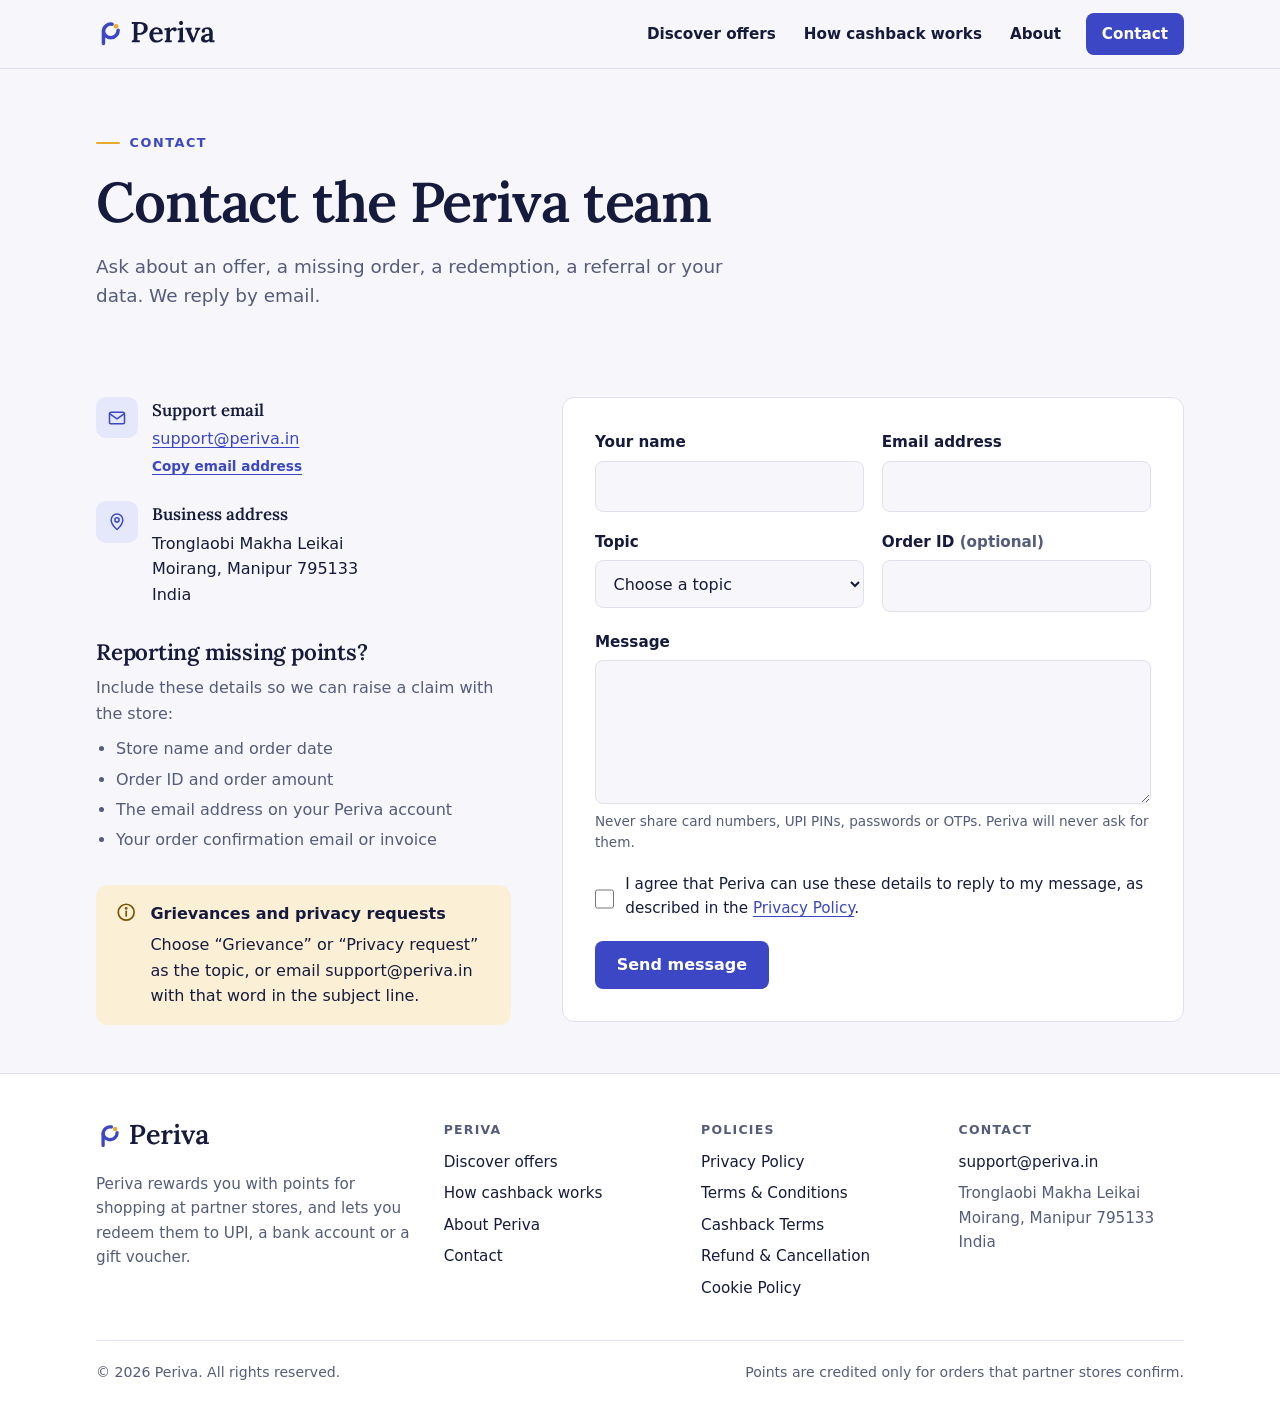
<file: contact.html>
<!doctype html>
<html lang="en-IN">
<head>
<meta charset="utf-8">
<meta name="viewport" content="width=device-width, initial-scale=1, viewport-fit=cover">
<title>Contact Periva | Support email and address</title>
<meta name="description" content="Contact Periva about offers, missing points, redemptions, referrals, privacy or grievances. Email support@periva.in or use the contact form.">
<meta name="robots" content="index,follow">
<link rel="canonical" href="https://periva.in/contact.html">
<meta name="theme-color" content="#161B3D">
<meta name="color-scheme" content="light dark">
<meta property="og:type" content="website">
<meta property="og:site_name" content="Periva">
<meta property="og:locale" content="en_IN">
<meta property="og:title" content="Contact Periva | Support email and address">
<meta property="og:description" content="Contact Periva about offers, missing points, redemptions, referrals, privacy or grievances. Email support@periva.in or use the contact form.">
<meta property="og:url" content="https://periva.in/contact.html">
<meta property="og:image" content="https://periva.in/assets/img/og-image.png">
<meta property="og:image:width" content="1200">
<meta property="og:image:height" content="630">
<meta property="og:image:alt" content="Periva logo with the line: Rewards on the shopping you already do">
<meta name="twitter:card" content="summary_large_image">
<meta name="twitter:title" content="Contact Periva | Support email and address">
<meta name="twitter:description" content="Contact Periva about offers, missing points, redemptions, referrals, privacy or grievances. Email support@periva.in or use the contact form.">
<meta name="twitter:image" content="https://periva.in/assets/img/og-image.png">
<link rel="icon" href="favicon.ico" sizes="32x32">
<link rel="icon" href="assets/img/favicon.svg" type="image/svg+xml">
<link rel="apple-touch-icon" href="assets/img/apple-touch-icon.png">
<link rel="manifest" href="site.webmanifest">
<link rel="stylesheet" href="assets/css/periva.css">
<script>document.documentElement.classList.add("js")</script>
<script type="application/ld+json">{"@context": "https://schema.org", "@type": "ContactPage", "name": "Contact Periva", "url": "https://periva.in/contact.html"}</script>
<script src="assets/js/periva.js" defer></script>
</head>
<body>
<a class="skip-link" href="#main">Skip to content</a>
<header class="site-header">
  <div class="wrap header-inner">
    <a class="brand" href="index.html" aria-label="Periva home"><svg width="136" height="30" viewBox="0 0 290 64" role="img" aria-label="Periva"><g transform="translate(-1 -2)" fill="none" stroke-width="7.5" stroke-linecap="round" stroke-linejoin="round" style="stroke:var(--brand)"><path d="M17 55V29A16 16 0 0 1 35.78 13.24"/><path d="M48.76 26.22A16 16 0 0 1 17 29"/></g><circle cx="43.31" cy="15.69" r="5" style="fill:var(--gold)"/><g transform="translate(74 50) scale(0.062)" fill="currentColor"><path d="M51.66656494140625 -55.00067138671875Q79.666259765625 -56.333984375 94.66629028320312 -64.83377075195312Q109.66632080078125 -73.33355712890625 115.8331298828125 -94.50003051757812Q121.99993896484375 -115.66650390625 121.99993896484375 -153.99993896484375V-553.332275390625Q121.99993896484375 -577.9990844726562 123.33328247070312 -600.8325500488281Q124.6666259765625 -623.666015625 125.6666259765625 -637.3326416015625Q109.0 -636.3326416015625 86.9998779296875 -635.6659851074219Q64.999755859375 -634.9993286132812 51.66656494140625 -633.9993286132812V-700.0Q116.66693115234375 -701.0 182.667236328125 -701.1666564941406Q248.66754150390625 -701.3333129882812 315.33447265625 -702.0Q406.33428955078125 -702.6666870117188 472.0009460449219 -679.3333129882812Q537.6676025390625 -655.9999389648438 573.0009460449219 -608.3331298828125Q608.3342895507812 -560.6663208007812 608.0008544921875 -485.99932861328125Q608.0007934570312 -446.3326416015625 591.5007019042969 -406.4993896484375Q575.0006103515625 -366.6661376953125 539.5006408691406 -333.166259765625Q504.00067138671875 -299.6663818359375 446.6676025390625 -278.66644287109375Q389.33453369140625 -257.66650390625 307.66851806640625 -256.3331298828125Q291.66815185546875 -255.66644287109375 277.0013732910156 -255.66644287109375Q262.3345947265625 -255.66644287109375 247.66778564453125 -256.66644287109375V-149.6676025390625Q247.66778564453125 -122.00091552734375 246.83444213867188 -98.83413696289062Q246.0010986328125 -75.6673583984375 244.0010986328125 -62.6673583984375Q256.66766357421875 -63.6673583984375 273.00103759765625 -64.33401489257812Q289.33441162109375 -65.00067138671875 305.5010986328125 -65.50067138671875Q321.66778564453125 -66.00067138671875 331.33428955078125 -66.333984375V0.0H51.66656494140625ZM247.66778564453125 -320.33380126953125Q261.33428955078125 -319.00048828125 273.1675720214844 -318.1671447753906Q285.0008544921875 -317.33380126953125 299.33404541015625 -317.33380126953125Q355.00067138671875 -317.33380126953125 393.6670837402344 -337.16705322265625Q432.33349609375 -357.00030517578125 452.333251953125 -394.6668395996094Q472.3330078125 -432.3333740234375 472.3330078125 -485.66656494140625Q472.3330078125 -534.6666259765625 458.3330383300781 -565.8332214355469Q444.33306884765625 -596.9998168945312 421.1665344238281 -613.4996948242188Q398.0 -629.9995727539062 370.00030517578125 -636.1661376953125Q342.0006103515625 -642.3327026367188 314.00115966796875 -642.3327026367188Q288.33477783203125 -642.3327026367188 273.8347473144531 -633.9995727539062Q259.334716796875 -625.6664428710938 253.50125122070312 -605.4999694824219Q247.66778564453125 -585.33349609375 247.66778564453125 -550.0001831054688Z M908.66650390625 16.0Q836.999755859375 16.0 781.1664123535156 -16.5Q725.3330688476562 -49.0 693.999755859375 -108.5Q662.6664428710938 -168.0 662.6664428710938 -249.0Q662.6664428710938 -319.0 693.8330993652344 -380.0Q724.999755859375 -441.0 781.6664123535156 -478.5Q838.3330688476562 -516.0 913.3330688476562 -516.0Q955.3330688476562 -516.0 994.1664733886719 -503.8333740234375Q1032.9998779296875 -491.666748046875 1063.9999694824219 -463.8334045410156Q1095.0000610351562 -436.00006103515625 1113.3334655761719 -390.1665954589844Q1131.6668701171875 -344.3331298828125 1131.0001831054688 -277.6661376953125L795.0006713867188 -271.6661376953125Q795.0006713867188 -210.333251953125 809.5006103515625 -162.50021362304688Q824.0005493164062 -114.66717529296875 857.0004272460938 -87.50064086914062Q890.0003051757812 -60.3341064453125 944.0001831054688 -60.3341064453125Q967.6666259765625 -60.3341064453125 995.4998168945312 -68.6673583984375Q1023.3330078125 -77.0006103515625 1050.3329772949219 -94.33389282226562Q1077.3329467773438 -111.66717529296875 1098.3330688476562 -138.0006103515625L1136.33349609375 -103.33349609375Q1103.3333129882812 -55.33331298828125 1063.333251953125 -29.333282470703125Q1023.3331909179688 -3.333251953125 982.9998474121094 6.3333740234375Q942.66650390625 16.0 908.66650390625 16.0ZM800.000732421875 -332.3333740234375H1007.6659545898438Q1006.999267578125 -372.33349609375 996.499267578125 -399.83331298828125Q985.999267578125 -427.3331298828125 965.9993896484375 -441.8329162597656Q945.99951171875 -456.33270263671875 916.9998168945312 -456.33270263671875Q868.3334350585938 -456.33270263671875 838.8337097167969 -423.832763671875Q809.333984375 -391.33282470703125 800.000732421875 -332.3333740234375Z M1198.9999389648438 -53.33404541015625Q1227.9998779296875 -53.33404541015625 1239.9998779296875 -65.83395385742188Q1251.9998779296875 -78.3338623046875 1254.9999084472656 -101.16705322265625Q1257.9999389648438 -124.000244140625 1257.9999389648438 -153.3333740234375V-341.3321533203125Q1257.9999389648438 -358.66552734375 1258.8332824707031 -378.9989929199219Q1259.6666259765625 -399.33245849609375 1261.9999389648438 -419.6658935546875Q1245.3333129882812 -418.6658935546875 1225.1665649414062 -418.1658935546875Q1204.9998168945312 -417.6658935546875 1191.6666259765625 -416.6658935546875V-480.99993896484375H1228.6668090820312Q1269.0000610351562 -480.99993896484375 1296.1670532226562 -490.4999694824219Q1323.3340454101562 -500.0 1333.6673583984375 -510.0H1376.0010986328125Q1378.0010986328125 -498.0001220703125 1379.0010986328125 -471.8333740234375Q1380.0010986328125 -445.6666259765625 1380.3344116210938 -419.66693115234375Q1403.3346557617188 -450.00042724609375 1428.0012817382812 -471.33367919921875Q1452.6679077148438 -492.66693115234375 1479.167724609375 -504.3334655761719Q1505.6675415039062 -516.0 1533.6672973632812 -516.0Q1566.3341064453125 -516.0 1590.6675415039062 -497.9999084472656Q1615.0009765625 -479.99981689453125 1615.0009765625 -439.666259765625Q1615.0009765625 -426.99945068359375 1608.6676025390625 -412.166015625Q1602.334228515625 -397.33258056640625 1588.66748046875 -387.1658630371094Q1575.000732421875 -376.9991455078125 1551.667236328125 -376.9991455078125Q1531.0006103515625 -377.33245849609375 1512.6671142578125 -390.8323669433594Q1494.3336181640625 -404.332275390625 1493.33349609375 -434.33251953125Q1471.6669311523438 -434.66583251953125 1449.5003967285156 -418.9991149902344Q1427.3338623046875 -403.3323974609375 1409.3340148925781 -380.165771484375Q1391.3341674804688 -356.9991455078125 1381.3344116210938 -333.332763671875L1381.667724609375 -142.66778564453125Q1381.667724609375 -126.66790771484375 1380.8343811035156 -104.50103759765625Q1380.0010375976562 -82.33416748046875 1377.667724609375 -61.33404541015625Q1393.667724609375 -63.000732421875 1411.83447265625 -63.500732421875Q1430.001220703125 -64.000732421875 1442.0010986328125 -64.33404541015625V0.0H1198.9999389648438Z M1652.9999389648438 -53.33404541015625Q1681.9998779296875 -53.33404541015625 1693.9998779296875 -65.83395385742188Q1705.9998779296875 -78.3338623046875 1708.9999084472656 -101.16705322265625Q1711.9999389648438 -124.000244140625 1711.9999389648438 -153.3333740234375V-339.998779296875Q1711.9999389648438 -357.3321533203125 1712.9999389648438 -377.83233642578125Q1713.9999389648438 -398.33251953125 1715.9999389648438 -419.6658935546875Q1699.3333129882812 -418.6658935546875 1679.1665649414062 -417.9992370605469Q1658.9998168945312 -417.33258056640625 1645.6666259765625 -416.33258056640625V-480.99993896484375Q1691.0 -480.99993896484375 1720.33349609375 -485.6666259765625Q1749.6669921875 -490.33331298828125 1766.1671142578125 -497.0Q1782.667236328125 -503.66668701171875 1789.667236328125 -510.0H1835.3344116210938V-142.66778564453125Q1835.3344116210938 -126.66790771484375 1834.5010681152344 -104.50103759765625Q1833.667724609375 -82.33416748046875 1831.3344116210938 -61.33404541015625Q1847.3344116210938 -63.000732421875 1865.5011596679688 -63.500732421875Q1883.6679077148438 -64.000732421875 1895.6677856445312 -64.33404541015625V0.0H1652.9999389648438ZM1768.3338623046875 -595.666259765625Q1738.6669311523438 -595.666259765625 1718.6668090820312 -617.3330688476562Q1698.6666870117188 -638.9998779296875 1698.6666870117188 -670.0784948012408Q1698.6666870117188 -701.1571116727941 1719.5001525878906 -722.9121434828814Q1740.3336181640625 -744.6671752929688 1768.00048828125 -744.6671752929688Q1796.9636332194011 -744.6671752929688 1816.4822743733725 -722.9121434828814Q1836.0009155273438 -701.1571116727941 1836.0009155273438 -670.0784948012408Q1836.0009155273438 -638.9998779296875 1817.1675109863281 -617.3330688476562Q1798.3341064453125 -595.666259765625 1768.3338623046875 -595.666259765625Z M2142.3331909179688 3.0 1989.3328857421875 -337.00042724609375Q1976.6663208007812 -366.33349609375 1970.6664123535156 -383.9998779296875Q1964.66650390625 -401.666259765625 1962.4998779296875 -413.9994201660156Q1960.333251953125 -426.33258056640625 1957.9998779296875 -437.999267578125L1919.0 -435.66595458984375V-500H2136.3343505859375V-447.3326416015625Q2112.3345336914062 -446.66595458984375 2104.8345642089844 -434.1660461425781Q2097.3345947265625 -421.6661376953125 2100.6678466796875 -401.4996337890625Q2104.0010986328125 -381.3331298828125 2112.6676635742188 -358.33331298828125L2173.00048828125 -214.33428955078125Q2181.00048828125 -196.00091552734375 2188.8338317871094 -176.50088500976562Q2196.6671752929688 -157.0008544921875 2204.3338623046875 -137.0008544921875H2205.3338623046875Q2212.3339233398438 -156.0009765625 2219.5006103515625 -175.667724609375Q2226.6672973632812 -195.33447265625 2233.0006713867188 -214.66790771484375L2288.333251953125 -368.999267578125Q2296.9999389648438 -393.66595458984375 2304.9999084472656 -409.6658935546875Q2312.9998779296875 -425.66583251953125 2320.3333129882812 -439.3326416015625L2257.6666870117188 -435.66595458984375V-500.0H2437.0006713867188V-447.3326416015625Q2414.333984375 -444.6658935546875 2397.3339233398438 -425.3324279785156Q2380.3338623046875 -405.99896240234375 2367.167205810547 -378.3323669433594Q2354.0005493164062 -350.665771484375 2342.6674194335938 -322.33294677734375L2213.66748046875 3.0Z M2758.6660766601562 0.0Q2756.332763671875 -14.99993896484375 2755.6661071777344 -25.666534423828125Q2754.9994506835938 -36.3331298828125 2753.6661376953125 -49.66644287109375Q2719.6661376953125 -15.66644287109375 2681.1661682128906 0.166778564453125Q2642.6661987304688 16.0 2601.9996337890625 16.0Q2533.9998779296875 16.0 2497.6665649414062 -20.833404541015625Q2461.333251953125 -57.66680908203125 2461.333251953125 -112.3336181640625Q2461.333251953125 -159.6669921875 2487.16650390625 -193.50033569335938Q2512.999755859375 -227.33367919921875 2555.1663208007812 -248.83367919921875Q2597.3328857421875 -270.33367919921875 2648.1661376953125 -281.5003662109375Q2698.9993896484375 -292.66705322265625 2748.9993896484375 -293.6671142578125V-349.000244140625Q2748.9993896484375 -378.00006103515625 2742.666046142578 -402.33319091796875Q2736.3327026367188 -426.66632080078125 2719.332794189453 -441.33282470703125Q2702.3328857421875 -455.99932861328125 2668.9998779296875 -455.66595458984375Q2646.666748046875 -455.33258056640625 2624.5003356933594 -446.666015625Q2602.3339233398438 -437.99945068359375 2589.0006103515625 -419.66644287109375Q2597.0006103515625 -410.999755859375 2599.167266845703 -400.499755859375Q2601.3339233398438 -389.999755859375 2601.3339233398438 -381.66644287109375Q2601.3339233398438 -364.33294677734375 2587.3338012695312 -344.83282470703125Q2573.3336791992188 -325.33270263671875 2541.6668090820312 -326.33270263671875Q2514.6666259765625 -326.9993896484375 2500.3331909179688 -345.1661682128906Q2485.999755859375 -363.33294677734375 2485.999755859375 -387.999755859375Q2485.999755859375 -425.9998779296875 2513.4998168945312 -454.6665954589844Q2540.9998779296875 -483.33331298828125 2587.9999389648438 -499.6666564941406Q2635 -516 2692.6666870117188 -516.0Q2779.3334350585938 -516.0 2825.000274658203 -470.83331298828125Q2870.6671142578125 -425.6666259765625 2870.3338012695312 -326.9998779296875Q2870.3338012695312 -291.99993896484375 2870.3338012695312 -263.5002136230469Q2870.3338012695312 -235.00048828125 2869.8338012695312 -206.50076293945312Q2869.3338012695312 -178.00103759765625 2869.3338012695312 -142.66778564453125Q2869.3338012695312 -128.00115966796875 2868.3338012695312 -105.66763305664062Q2867.3338012695312 -83.3341064453125 2865.3338012695312 -61.33404541015625Q2882.6671142578125 -63.000732421875 2901.1671447753906 -63.667388916015625Q2919.6671752929688 -64.33404541015625 2932.3336791992188 -64.6673583984375V0.0ZM2748.3327026367188 -234.99969482421875Q2718.3328247070312 -232.66632080078125 2689.1664123535156 -225.49966430664062Q2660.0 -218.3330078125 2637.1669311523438 -205.33306884765625Q2614.3338623046875 -192.3331298828125 2600.8340454101562 -172.83328247070312Q2587.334228515625 -153.33343505859375 2587.6675415039062 -127.66705322265625Q2589.0008544921875 -96.667236328125 2607.8340759277344 -82.50070190429688Q2626.6672973632812 -68.33416748046875 2651.6671142578125 -68.33416748046875Q2680.666748046875 -68.33416748046875 2704.166534423828 -80.16738891601562Q2727.6663208007812 -92.0006103515625 2748.3327026367188 -112.0003662109375Q2747.9993896484375 -122.33367919921875 2747.9993896484375 -133.00027465820312Q2747.9993896484375 -143.6668701171875 2747.9993896484375 -155.0001220703125Q2747.9993896484375 -168.66705322265625 2748.166046142578 -190.00021362304688Q2748.3327026367188 -211.3333740234375 2748.3327026367188 -234.99969482421875Z"/></g></svg></a>
    <button class="nav-toggle" type="button" aria-expanded="false" aria-controls="site-nav"><svg width="24" height="24" viewBox="0 0 24 24" fill="none" stroke="currentColor" stroke-width="1.8" stroke-linecap="round" stroke-linejoin="round" aria-hidden="true" focusable="false"><path d="M4 7h16M4 12h16M4 17h10"/></svg><span class="nav-toggle-label">Menu</span></button>
    <nav class="site-nav" id="site-nav" aria-label="Main"><ul><li><a href="offers.html">Discover offers</a></li><li><a href="how-cashback-works.html">How cashback works</a></li><li><a href="about.html">About</a></li><li><a class="nav-cta" href="contact.html" aria-current="page">Contact</a></li></ul></nav>
  </div>
</header>
<main id="main" tabindex="-1">
<section class="page-hero">
  <div class="wrap"><div class="stack">
    <p class="kicker">Contact</p>
    <h1>Contact the Periva team</h1>
    <p class="lede">Ask about an offer, a missing order, a redemption, a referral or your data. We reply by email.</p>
  </div></div>
</section>

<section class="section-sm">
  <div class="wrap contact-grid">
    <div class="stack" style="gap:2rem">
      <div class="details">
        <div class="detail"><span class="icon"><svg width="24" height="24" viewBox="0 0 24 24" fill="none" stroke="currentColor" stroke-width="1.8" stroke-linecap="round" stroke-linejoin="round" aria-hidden="true" focusable="false"><rect x="3" y="5" width="18" height="14" rx="2"/><path d="m3.5 7 8.5 6 8.5-6"/></svg></span><div><strong>Support email</strong><a href="mailto:support@periva.in">support@periva.in</a><button type="button" class="copy-btn" data-copy="support@periva.in" hidden>Copy email address</button></div></div>
        <div class="detail"><span class="icon"><svg width="24" height="24" viewBox="0 0 24 24" fill="none" stroke="currentColor" stroke-width="1.8" stroke-linecap="round" stroke-linejoin="round" aria-hidden="true" focusable="false"><path d="M12 21s-7-6.2-7-11.5a7 7 0 0 1 14 0C19 14.8 12 21 12 21Z"/><circle cx="12" cy="9.5" r="2.5"/></svg></span><div><strong>Business address</strong><address>Tronglaobi Makha Leikai<br>Moirang, Manipur 795133<br>India</address></div></div>
      </div>
      <div class="stack" style="gap:.6rem">
        <h2 style="font-size:var(--step-2)">Reporting missing points?</h2>
        <p class="muted">Include these details so we can raise a claim with the store:</p>
        <ul class="muted" style="display:grid;gap:.3rem">
          <li>Store name and order date</li>
          <li>Order ID and order amount</li>
          <li>The email address on your Periva account</li>
          <li>Your order confirmation email or invoice</li>
        </ul>
      </div>
      <div class="note"><svg width="24" height="24" viewBox="0 0 24 24" fill="none" stroke="currentColor" stroke-width="1.8" stroke-linecap="round" stroke-linejoin="round" aria-hidden="true" focusable="false"><circle cx="12" cy="12" r="8.5"/><path d="M12 11v5"/><circle cx="12" cy="8" r=".6" fill="currentColor"/></svg><div><p><strong>Grievances and privacy requests</strong></p><p>Choose “Grievance” or “Privacy request” as the topic, or email support@periva.in with that word in the subject line.</p></div></div>
    </div>

    <div class="card">
      <form id="contact-form" class="form" action="contact.php" method="post" data-endpoint="contact.php" data-email="support@periva.in" novalidate>
        <div id="form-status" class="form-status" role="status" aria-live="polite" tabindex="-1" hidden></div>
        <div class="form-row">
          <div class="field"><label for="name">Your name</label>
            <input id="name" name="name" type="text" autocomplete="name" required minlength="2" maxlength="120" aria-describedby="name-error">
            <p class="error" id="name-error" hidden></p></div>
          <div class="field"><label for="email">Email address</label>
            <input id="email" name="email" type="email" autocomplete="email" required maxlength="200" aria-describedby="email-error">
            <p class="error" id="email-error" hidden></p></div>
        </div>
        <div class="form-row">
          <div class="field"><label for="topic">Topic</label>
            <select id="topic" name="topic" required aria-describedby="topic-error"><option value="">Choose a topic</option><option>Missing points</option><option>Redemption</option><option>Referral</option><option>Account</option><option>Partnerships</option><option>Privacy request</option><option>Grievance</option><option>Other</option></select>
            <p class="error" id="topic-error" hidden></p></div>
          <div class="field"><label for="order">Order ID <span class="muted">(optional)</span></label>
            <input id="order" name="order" type="text" maxlength="120" autocomplete="off"></div>
        </div>
        <div class="field"><label for="message">Message</label>
          <textarea id="message" name="message" required minlength="10" maxlength="5000" aria-describedby="message-hint message-error"></textarea>
          <p class="hint" id="message-hint">Never share card numbers, UPI PINs, passwords or OTPs. Periva will never ask for them.</p>
          <p class="error" id="message-error" hidden></p></div>
        <div class="hp" aria-hidden="true"><label for="website">Leave this field empty</label><input id="website" name="website" type="text" tabindex="-1" autocomplete="off"></div>
        <div class="field">
          <label class="check" for="consent"><input id="consent" name="consent" type="checkbox" value="yes" required aria-describedby="consent-error"><span>I agree that Periva can use these details to reply to my message, as described in the <a href="privacy-policy.html">Privacy Policy</a>.</span></label>
          <p class="error" id="consent-error" hidden></p>
        </div>
        <div><button class="btn btn-primary" type="submit">Send message</button></div>
      </form>
    </div>
  </div>
</section>

</main>
<footer class="site-footer">
  <div class="wrap">
    <div class="footer-grid">
      <div class="footer-brand">
        <a href="index.html" aria-label="Periva home"><svg width="136" height="30" viewBox="0 0 290 64" role="img" aria-label="Periva"><g transform="translate(-1 -2)" fill="none" stroke-width="7.5" stroke-linecap="round" stroke-linejoin="round" style="stroke:var(--brand)"><path d="M17 55V29A16 16 0 0 1 35.78 13.24"/><path d="M48.76 26.22A16 16 0 0 1 17 29"/></g><circle cx="43.31" cy="15.69" r="5" style="fill:var(--gold)"/><g transform="translate(74 50) scale(0.062)" fill="currentColor"><path d="M51.66656494140625 -55.00067138671875Q79.666259765625 -56.333984375 94.66629028320312 -64.83377075195312Q109.66632080078125 -73.33355712890625 115.8331298828125 -94.50003051757812Q121.99993896484375 -115.66650390625 121.99993896484375 -153.99993896484375V-553.332275390625Q121.99993896484375 -577.9990844726562 123.33328247070312 -600.8325500488281Q124.6666259765625 -623.666015625 125.6666259765625 -637.3326416015625Q109.0 -636.3326416015625 86.9998779296875 -635.6659851074219Q64.999755859375 -634.9993286132812 51.66656494140625 -633.9993286132812V-700.0Q116.66693115234375 -701.0 182.667236328125 -701.1666564941406Q248.66754150390625 -701.3333129882812 315.33447265625 -702.0Q406.33428955078125 -702.6666870117188 472.0009460449219 -679.3333129882812Q537.6676025390625 -655.9999389648438 573.0009460449219 -608.3331298828125Q608.3342895507812 -560.6663208007812 608.0008544921875 -485.99932861328125Q608.0007934570312 -446.3326416015625 591.5007019042969 -406.4993896484375Q575.0006103515625 -366.6661376953125 539.5006408691406 -333.166259765625Q504.00067138671875 -299.6663818359375 446.6676025390625 -278.66644287109375Q389.33453369140625 -257.66650390625 307.66851806640625 -256.3331298828125Q291.66815185546875 -255.66644287109375 277.0013732910156 -255.66644287109375Q262.3345947265625 -255.66644287109375 247.66778564453125 -256.66644287109375V-149.6676025390625Q247.66778564453125 -122.00091552734375 246.83444213867188 -98.83413696289062Q246.0010986328125 -75.6673583984375 244.0010986328125 -62.6673583984375Q256.66766357421875 -63.6673583984375 273.00103759765625 -64.33401489257812Q289.33441162109375 -65.00067138671875 305.5010986328125 -65.50067138671875Q321.66778564453125 -66.00067138671875 331.33428955078125 -66.333984375V0.0H51.66656494140625ZM247.66778564453125 -320.33380126953125Q261.33428955078125 -319.00048828125 273.1675720214844 -318.1671447753906Q285.0008544921875 -317.33380126953125 299.33404541015625 -317.33380126953125Q355.00067138671875 -317.33380126953125 393.6670837402344 -337.16705322265625Q432.33349609375 -357.00030517578125 452.333251953125 -394.6668395996094Q472.3330078125 -432.3333740234375 472.3330078125 -485.66656494140625Q472.3330078125 -534.6666259765625 458.3330383300781 -565.8332214355469Q444.33306884765625 -596.9998168945312 421.1665344238281 -613.4996948242188Q398.0 -629.9995727539062 370.00030517578125 -636.1661376953125Q342.0006103515625 -642.3327026367188 314.00115966796875 -642.3327026367188Q288.33477783203125 -642.3327026367188 273.8347473144531 -633.9995727539062Q259.334716796875 -625.6664428710938 253.50125122070312 -605.4999694824219Q247.66778564453125 -585.33349609375 247.66778564453125 -550.0001831054688Z M908.66650390625 16.0Q836.999755859375 16.0 781.1664123535156 -16.5Q725.3330688476562 -49.0 693.999755859375 -108.5Q662.6664428710938 -168.0 662.6664428710938 -249.0Q662.6664428710938 -319.0 693.8330993652344 -380.0Q724.999755859375 -441.0 781.6664123535156 -478.5Q838.3330688476562 -516.0 913.3330688476562 -516.0Q955.3330688476562 -516.0 994.1664733886719 -503.8333740234375Q1032.9998779296875 -491.666748046875 1063.9999694824219 -463.8334045410156Q1095.0000610351562 -436.00006103515625 1113.3334655761719 -390.1665954589844Q1131.6668701171875 -344.3331298828125 1131.0001831054688 -277.6661376953125L795.0006713867188 -271.6661376953125Q795.0006713867188 -210.333251953125 809.5006103515625 -162.50021362304688Q824.0005493164062 -114.66717529296875 857.0004272460938 -87.50064086914062Q890.0003051757812 -60.3341064453125 944.0001831054688 -60.3341064453125Q967.6666259765625 -60.3341064453125 995.4998168945312 -68.6673583984375Q1023.3330078125 -77.0006103515625 1050.3329772949219 -94.33389282226562Q1077.3329467773438 -111.66717529296875 1098.3330688476562 -138.0006103515625L1136.33349609375 -103.33349609375Q1103.3333129882812 -55.33331298828125 1063.333251953125 -29.333282470703125Q1023.3331909179688 -3.333251953125 982.9998474121094 6.3333740234375Q942.66650390625 16.0 908.66650390625 16.0ZM800.000732421875 -332.3333740234375H1007.6659545898438Q1006.999267578125 -372.33349609375 996.499267578125 -399.83331298828125Q985.999267578125 -427.3331298828125 965.9993896484375 -441.8329162597656Q945.99951171875 -456.33270263671875 916.9998168945312 -456.33270263671875Q868.3334350585938 -456.33270263671875 838.8337097167969 -423.832763671875Q809.333984375 -391.33282470703125 800.000732421875 -332.3333740234375Z M1198.9999389648438 -53.33404541015625Q1227.9998779296875 -53.33404541015625 1239.9998779296875 -65.83395385742188Q1251.9998779296875 -78.3338623046875 1254.9999084472656 -101.16705322265625Q1257.9999389648438 -124.000244140625 1257.9999389648438 -153.3333740234375V-341.3321533203125Q1257.9999389648438 -358.66552734375 1258.8332824707031 -378.9989929199219Q1259.6666259765625 -399.33245849609375 1261.9999389648438 -419.6658935546875Q1245.3333129882812 -418.6658935546875 1225.1665649414062 -418.1658935546875Q1204.9998168945312 -417.6658935546875 1191.6666259765625 -416.6658935546875V-480.99993896484375H1228.6668090820312Q1269.0000610351562 -480.99993896484375 1296.1670532226562 -490.4999694824219Q1323.3340454101562 -500.0 1333.6673583984375 -510.0H1376.0010986328125Q1378.0010986328125 -498.0001220703125 1379.0010986328125 -471.8333740234375Q1380.0010986328125 -445.6666259765625 1380.3344116210938 -419.66693115234375Q1403.3346557617188 -450.00042724609375 1428.0012817382812 -471.33367919921875Q1452.6679077148438 -492.66693115234375 1479.167724609375 -504.3334655761719Q1505.6675415039062 -516.0 1533.6672973632812 -516.0Q1566.3341064453125 -516.0 1590.6675415039062 -497.9999084472656Q1615.0009765625 -479.99981689453125 1615.0009765625 -439.666259765625Q1615.0009765625 -426.99945068359375 1608.6676025390625 -412.166015625Q1602.334228515625 -397.33258056640625 1588.66748046875 -387.1658630371094Q1575.000732421875 -376.9991455078125 1551.667236328125 -376.9991455078125Q1531.0006103515625 -377.33245849609375 1512.6671142578125 -390.8323669433594Q1494.3336181640625 -404.332275390625 1493.33349609375 -434.33251953125Q1471.6669311523438 -434.66583251953125 1449.5003967285156 -418.9991149902344Q1427.3338623046875 -403.3323974609375 1409.3340148925781 -380.165771484375Q1391.3341674804688 -356.9991455078125 1381.3344116210938 -333.332763671875L1381.667724609375 -142.66778564453125Q1381.667724609375 -126.66790771484375 1380.8343811035156 -104.50103759765625Q1380.0010375976562 -82.33416748046875 1377.667724609375 -61.33404541015625Q1393.667724609375 -63.000732421875 1411.83447265625 -63.500732421875Q1430.001220703125 -64.000732421875 1442.0010986328125 -64.33404541015625V0.0H1198.9999389648438Z M1652.9999389648438 -53.33404541015625Q1681.9998779296875 -53.33404541015625 1693.9998779296875 -65.83395385742188Q1705.9998779296875 -78.3338623046875 1708.9999084472656 -101.16705322265625Q1711.9999389648438 -124.000244140625 1711.9999389648438 -153.3333740234375V-339.998779296875Q1711.9999389648438 -357.3321533203125 1712.9999389648438 -377.83233642578125Q1713.9999389648438 -398.33251953125 1715.9999389648438 -419.6658935546875Q1699.3333129882812 -418.6658935546875 1679.1665649414062 -417.9992370605469Q1658.9998168945312 -417.33258056640625 1645.6666259765625 -416.33258056640625V-480.99993896484375Q1691.0 -480.99993896484375 1720.33349609375 -485.6666259765625Q1749.6669921875 -490.33331298828125 1766.1671142578125 -497.0Q1782.667236328125 -503.66668701171875 1789.667236328125 -510.0H1835.3344116210938V-142.66778564453125Q1835.3344116210938 -126.66790771484375 1834.5010681152344 -104.50103759765625Q1833.667724609375 -82.33416748046875 1831.3344116210938 -61.33404541015625Q1847.3344116210938 -63.000732421875 1865.5011596679688 -63.500732421875Q1883.6679077148438 -64.000732421875 1895.6677856445312 -64.33404541015625V0.0H1652.9999389648438ZM1768.3338623046875 -595.666259765625Q1738.6669311523438 -595.666259765625 1718.6668090820312 -617.3330688476562Q1698.6666870117188 -638.9998779296875 1698.6666870117188 -670.0784948012408Q1698.6666870117188 -701.1571116727941 1719.5001525878906 -722.9121434828814Q1740.3336181640625 -744.6671752929688 1768.00048828125 -744.6671752929688Q1796.9636332194011 -744.6671752929688 1816.4822743733725 -722.9121434828814Q1836.0009155273438 -701.1571116727941 1836.0009155273438 -670.0784948012408Q1836.0009155273438 -638.9998779296875 1817.1675109863281 -617.3330688476562Q1798.3341064453125 -595.666259765625 1768.3338623046875 -595.666259765625Z M2142.3331909179688 3.0 1989.3328857421875 -337.00042724609375Q1976.6663208007812 -366.33349609375 1970.6664123535156 -383.9998779296875Q1964.66650390625 -401.666259765625 1962.4998779296875 -413.9994201660156Q1960.333251953125 -426.33258056640625 1957.9998779296875 -437.999267578125L1919.0 -435.66595458984375V-500H2136.3343505859375V-447.3326416015625Q2112.3345336914062 -446.66595458984375 2104.8345642089844 -434.1660461425781Q2097.3345947265625 -421.6661376953125 2100.6678466796875 -401.4996337890625Q2104.0010986328125 -381.3331298828125 2112.6676635742188 -358.33331298828125L2173.00048828125 -214.33428955078125Q2181.00048828125 -196.00091552734375 2188.8338317871094 -176.50088500976562Q2196.6671752929688 -157.0008544921875 2204.3338623046875 -137.0008544921875H2205.3338623046875Q2212.3339233398438 -156.0009765625 2219.5006103515625 -175.667724609375Q2226.6672973632812 -195.33447265625 2233.0006713867188 -214.66790771484375L2288.333251953125 -368.999267578125Q2296.9999389648438 -393.66595458984375 2304.9999084472656 -409.6658935546875Q2312.9998779296875 -425.66583251953125 2320.3333129882812 -439.3326416015625L2257.6666870117188 -435.66595458984375V-500.0H2437.0006713867188V-447.3326416015625Q2414.333984375 -444.6658935546875 2397.3339233398438 -425.3324279785156Q2380.3338623046875 -405.99896240234375 2367.167205810547 -378.3323669433594Q2354.0005493164062 -350.665771484375 2342.6674194335938 -322.33294677734375L2213.66748046875 3.0Z M2758.6660766601562 0.0Q2756.332763671875 -14.99993896484375 2755.6661071777344 -25.666534423828125Q2754.9994506835938 -36.3331298828125 2753.6661376953125 -49.66644287109375Q2719.6661376953125 -15.66644287109375 2681.1661682128906 0.166778564453125Q2642.6661987304688 16.0 2601.9996337890625 16.0Q2533.9998779296875 16.0 2497.6665649414062 -20.833404541015625Q2461.333251953125 -57.66680908203125 2461.333251953125 -112.3336181640625Q2461.333251953125 -159.6669921875 2487.16650390625 -193.50033569335938Q2512.999755859375 -227.33367919921875 2555.1663208007812 -248.83367919921875Q2597.3328857421875 -270.33367919921875 2648.1661376953125 -281.5003662109375Q2698.9993896484375 -292.66705322265625 2748.9993896484375 -293.6671142578125V-349.000244140625Q2748.9993896484375 -378.00006103515625 2742.666046142578 -402.33319091796875Q2736.3327026367188 -426.66632080078125 2719.332794189453 -441.33282470703125Q2702.3328857421875 -455.99932861328125 2668.9998779296875 -455.66595458984375Q2646.666748046875 -455.33258056640625 2624.5003356933594 -446.666015625Q2602.3339233398438 -437.99945068359375 2589.0006103515625 -419.66644287109375Q2597.0006103515625 -410.999755859375 2599.167266845703 -400.499755859375Q2601.3339233398438 -389.999755859375 2601.3339233398438 -381.66644287109375Q2601.3339233398438 -364.33294677734375 2587.3338012695312 -344.83282470703125Q2573.3336791992188 -325.33270263671875 2541.6668090820312 -326.33270263671875Q2514.6666259765625 -326.9993896484375 2500.3331909179688 -345.1661682128906Q2485.999755859375 -363.33294677734375 2485.999755859375 -387.999755859375Q2485.999755859375 -425.9998779296875 2513.4998168945312 -454.6665954589844Q2540.9998779296875 -483.33331298828125 2587.9999389648438 -499.6666564941406Q2635 -516 2692.6666870117188 -516.0Q2779.3334350585938 -516.0 2825.000274658203 -470.83331298828125Q2870.6671142578125 -425.6666259765625 2870.3338012695312 -326.9998779296875Q2870.3338012695312 -291.99993896484375 2870.3338012695312 -263.5002136230469Q2870.3338012695312 -235.00048828125 2869.8338012695312 -206.50076293945312Q2869.3338012695312 -178.00103759765625 2869.3338012695312 -142.66778564453125Q2869.3338012695312 -128.00115966796875 2868.3338012695312 -105.66763305664062Q2867.3338012695312 -83.3341064453125 2865.3338012695312 -61.33404541015625Q2882.6671142578125 -63.000732421875 2901.1671447753906 -63.667388916015625Q2919.6671752929688 -64.33404541015625 2932.3336791992188 -64.6673583984375V0.0ZM2748.3327026367188 -234.99969482421875Q2718.3328247070312 -232.66632080078125 2689.1664123535156 -225.49966430664062Q2660.0 -218.3330078125 2637.1669311523438 -205.33306884765625Q2614.3338623046875 -192.3331298828125 2600.8340454101562 -172.83328247070312Q2587.334228515625 -153.33343505859375 2587.6675415039062 -127.66705322265625Q2589.0008544921875 -96.667236328125 2607.8340759277344 -82.50070190429688Q2626.6672973632812 -68.33416748046875 2651.6671142578125 -68.33416748046875Q2680.666748046875 -68.33416748046875 2704.166534423828 -80.16738891601562Q2727.6663208007812 -92.0006103515625 2748.3327026367188 -112.0003662109375Q2747.9993896484375 -122.33367919921875 2747.9993896484375 -133.00027465820312Q2747.9993896484375 -143.6668701171875 2747.9993896484375 -155.0001220703125Q2747.9993896484375 -168.66705322265625 2748.166046142578 -190.00021362304688Q2748.3327026367188 -211.3333740234375 2748.3327026367188 -234.99969482421875Z"/></g></svg></a>
        <p>Periva rewards you with points for shopping at partner stores, and lets you redeem them to UPI, a bank account or a gift voucher.</p>
      </div>
      <div><h2>Periva</h2><ul>
        <li><a href="offers.html">Discover offers</a></li>
        <li><a href="how-cashback-works.html">How cashback works</a></li>
        <li><a href="about.html">About Periva</a></li>
        <li><a href="contact.html">Contact</a></li>
      </ul></div>
      <div><h2>Policies</h2><ul><li><a href="privacy-policy.html">Privacy Policy</a></li><li><a href="terms.html">Terms & Conditions</a></li><li><a href="cashback-terms.html">Cashback Terms</a></li><li><a href="refund-policy.html">Refund & Cancellation</a></li><li><a href="cookie-policy.html">Cookie Policy</a></li></ul></div>
      <div><h2>Contact</h2><ul>
        <li><a href="mailto:support@periva.in">support@periva.in</a></li>
        <li><address>Tronglaobi Makha Leikai<br>Moirang, Manipur 795133<br>India</address></li>
      </ul></div>
    </div>
    <div class="footer-bottom">
      <p>&copy; <span data-year>2026</span> Periva. All rights reserved.</p>
      <p>Points are credited only for orders that partner stores confirm.</p>
    </div>
  </div>
</footer>
</body>
</html>
</file>
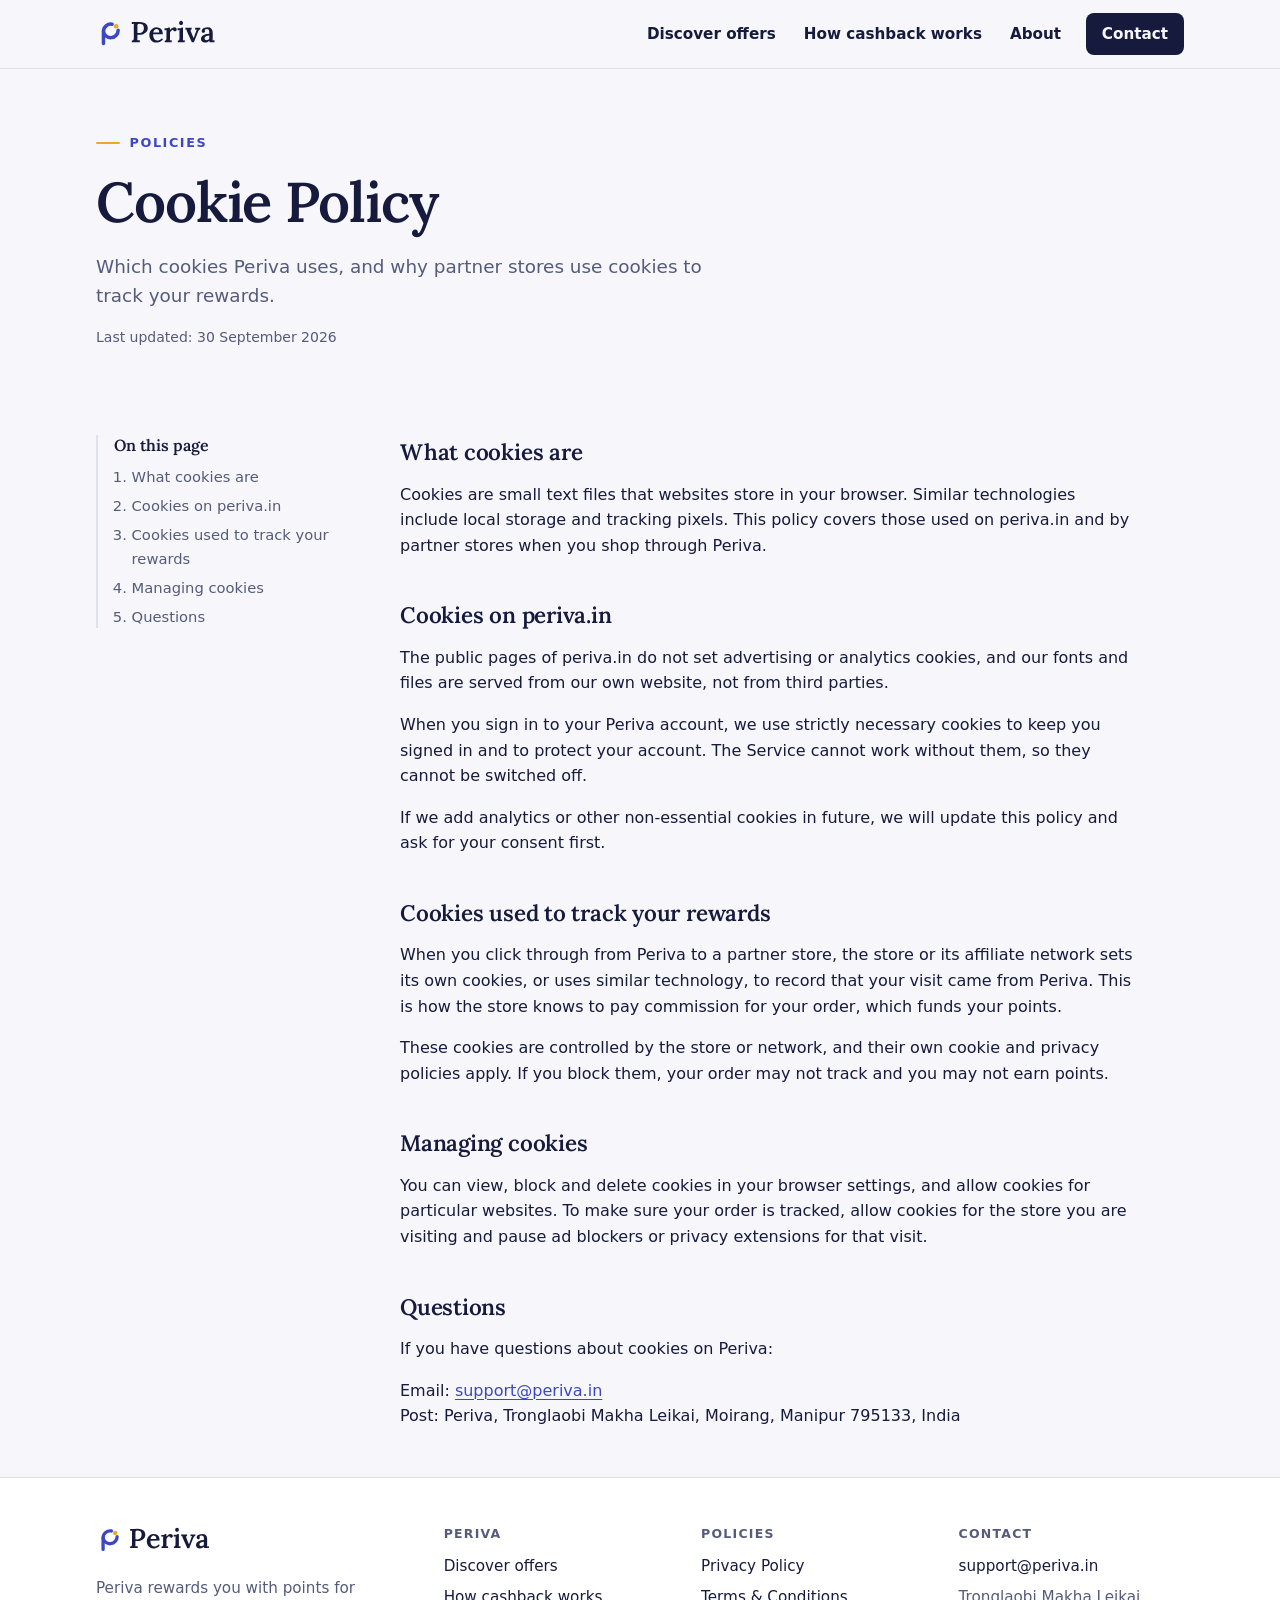
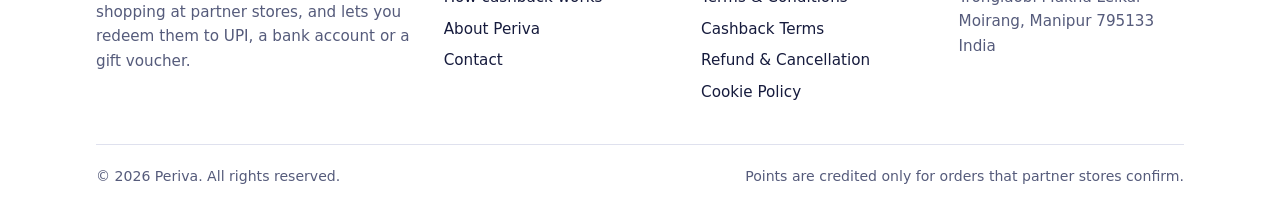
<file: cookie-policy.html>
<!doctype html>
<html lang="en-IN">
<head>
<meta charset="utf-8">
<meta name="viewport" content="width=device-width, initial-scale=1, viewport-fit=cover">
<title>Cookie Policy | Periva</title>
<meta name="description" content="Which cookies periva.in uses, how partner stores use cookies to track Periva rewards, and how to manage cookies in your browser.">
<meta name="robots" content="index,follow">
<link rel="canonical" href="https://periva.in/cookie-policy.html">
<meta name="theme-color" content="#161B3D">
<meta name="color-scheme" content="light dark">
<meta property="og:type" content="website">
<meta property="og:site_name" content="Periva">
<meta property="og:locale" content="en_IN">
<meta property="og:title" content="Cookie Policy | Periva">
<meta property="og:description" content="Which cookies periva.in uses, how partner stores use cookies to track Periva rewards, and how to manage cookies in your browser.">
<meta property="og:url" content="https://periva.in/cookie-policy.html">
<meta property="og:image" content="https://periva.in/assets/img/og-image.png">
<meta property="og:image:width" content="1200">
<meta property="og:image:height" content="630">
<meta property="og:image:alt" content="Periva logo with the line: Rewards on the shopping you already do">
<meta name="twitter:card" content="summary_large_image">
<meta name="twitter:title" content="Cookie Policy | Periva">
<meta name="twitter:description" content="Which cookies periva.in uses, how partner stores use cookies to track Periva rewards, and how to manage cookies in your browser.">
<meta name="twitter:image" content="https://periva.in/assets/img/og-image.png">
<link rel="icon" href="favicon.ico" sizes="32x32">
<link rel="icon" href="assets/img/favicon.svg" type="image/svg+xml">
<link rel="apple-touch-icon" href="assets/img/apple-touch-icon.png">
<link rel="manifest" href="site.webmanifest">
<link rel="stylesheet" href="assets/css/periva.css">
<script>document.documentElement.classList.add("js")</script>
<script src="assets/js/periva.js" defer></script>
</head>
<body>
<a class="skip-link" href="#main">Skip to content</a>
<header class="site-header">
  <div class="wrap header-inner">
    <a class="brand" href="index.html" aria-label="Periva home"><svg width="136" height="30" viewBox="0 0 290 64" role="img" aria-label="Periva"><g transform="translate(-1 -2)" fill="none" stroke-width="7.5" stroke-linecap="round" stroke-linejoin="round" style="stroke:var(--brand)"><path d="M17 55V29A16 16 0 0 1 35.78 13.24"/><path d="M48.76 26.22A16 16 0 0 1 17 29"/></g><circle cx="43.31" cy="15.69" r="5" style="fill:var(--gold)"/><g transform="translate(74 50) scale(0.062)" fill="currentColor"><path d="M51.66656494140625 -55.00067138671875Q79.666259765625 -56.333984375 94.66629028320312 -64.83377075195312Q109.66632080078125 -73.33355712890625 115.8331298828125 -94.50003051757812Q121.99993896484375 -115.66650390625 121.99993896484375 -153.99993896484375V-553.332275390625Q121.99993896484375 -577.9990844726562 123.33328247070312 -600.8325500488281Q124.6666259765625 -623.666015625 125.6666259765625 -637.3326416015625Q109.0 -636.3326416015625 86.9998779296875 -635.6659851074219Q64.999755859375 -634.9993286132812 51.66656494140625 -633.9993286132812V-700.0Q116.66693115234375 -701.0 182.667236328125 -701.1666564941406Q248.66754150390625 -701.3333129882812 315.33447265625 -702.0Q406.33428955078125 -702.6666870117188 472.0009460449219 -679.3333129882812Q537.6676025390625 -655.9999389648438 573.0009460449219 -608.3331298828125Q608.3342895507812 -560.6663208007812 608.0008544921875 -485.99932861328125Q608.0007934570312 -446.3326416015625 591.5007019042969 -406.4993896484375Q575.0006103515625 -366.6661376953125 539.5006408691406 -333.166259765625Q504.00067138671875 -299.6663818359375 446.6676025390625 -278.66644287109375Q389.33453369140625 -257.66650390625 307.66851806640625 -256.3331298828125Q291.66815185546875 -255.66644287109375 277.0013732910156 -255.66644287109375Q262.3345947265625 -255.66644287109375 247.66778564453125 -256.66644287109375V-149.6676025390625Q247.66778564453125 -122.00091552734375 246.83444213867188 -98.83413696289062Q246.0010986328125 -75.6673583984375 244.0010986328125 -62.6673583984375Q256.66766357421875 -63.6673583984375 273.00103759765625 -64.33401489257812Q289.33441162109375 -65.00067138671875 305.5010986328125 -65.50067138671875Q321.66778564453125 -66.00067138671875 331.33428955078125 -66.333984375V0.0H51.66656494140625ZM247.66778564453125 -320.33380126953125Q261.33428955078125 -319.00048828125 273.1675720214844 -318.1671447753906Q285.0008544921875 -317.33380126953125 299.33404541015625 -317.33380126953125Q355.00067138671875 -317.33380126953125 393.6670837402344 -337.16705322265625Q432.33349609375 -357.00030517578125 452.333251953125 -394.6668395996094Q472.3330078125 -432.3333740234375 472.3330078125 -485.66656494140625Q472.3330078125 -534.6666259765625 458.3330383300781 -565.8332214355469Q444.33306884765625 -596.9998168945312 421.1665344238281 -613.4996948242188Q398.0 -629.9995727539062 370.00030517578125 -636.1661376953125Q342.0006103515625 -642.3327026367188 314.00115966796875 -642.3327026367188Q288.33477783203125 -642.3327026367188 273.8347473144531 -633.9995727539062Q259.334716796875 -625.6664428710938 253.50125122070312 -605.4999694824219Q247.66778564453125 -585.33349609375 247.66778564453125 -550.0001831054688Z M908.66650390625 16.0Q836.999755859375 16.0 781.1664123535156 -16.5Q725.3330688476562 -49.0 693.999755859375 -108.5Q662.6664428710938 -168.0 662.6664428710938 -249.0Q662.6664428710938 -319.0 693.8330993652344 -380.0Q724.999755859375 -441.0 781.6664123535156 -478.5Q838.3330688476562 -516.0 913.3330688476562 -516.0Q955.3330688476562 -516.0 994.1664733886719 -503.8333740234375Q1032.9998779296875 -491.666748046875 1063.9999694824219 -463.8334045410156Q1095.0000610351562 -436.00006103515625 1113.3334655761719 -390.1665954589844Q1131.6668701171875 -344.3331298828125 1131.0001831054688 -277.6661376953125L795.0006713867188 -271.6661376953125Q795.0006713867188 -210.333251953125 809.5006103515625 -162.50021362304688Q824.0005493164062 -114.66717529296875 857.0004272460938 -87.50064086914062Q890.0003051757812 -60.3341064453125 944.0001831054688 -60.3341064453125Q967.6666259765625 -60.3341064453125 995.4998168945312 -68.6673583984375Q1023.3330078125 -77.0006103515625 1050.3329772949219 -94.33389282226562Q1077.3329467773438 -111.66717529296875 1098.3330688476562 -138.0006103515625L1136.33349609375 -103.33349609375Q1103.3333129882812 -55.33331298828125 1063.333251953125 -29.333282470703125Q1023.3331909179688 -3.333251953125 982.9998474121094 6.3333740234375Q942.66650390625 16.0 908.66650390625 16.0ZM800.000732421875 -332.3333740234375H1007.6659545898438Q1006.999267578125 -372.33349609375 996.499267578125 -399.83331298828125Q985.999267578125 -427.3331298828125 965.9993896484375 -441.8329162597656Q945.99951171875 -456.33270263671875 916.9998168945312 -456.33270263671875Q868.3334350585938 -456.33270263671875 838.8337097167969 -423.832763671875Q809.333984375 -391.33282470703125 800.000732421875 -332.3333740234375Z M1198.9999389648438 -53.33404541015625Q1227.9998779296875 -53.33404541015625 1239.9998779296875 -65.83395385742188Q1251.9998779296875 -78.3338623046875 1254.9999084472656 -101.16705322265625Q1257.9999389648438 -124.000244140625 1257.9999389648438 -153.3333740234375V-341.3321533203125Q1257.9999389648438 -358.66552734375 1258.8332824707031 -378.9989929199219Q1259.6666259765625 -399.33245849609375 1261.9999389648438 -419.6658935546875Q1245.3333129882812 -418.6658935546875 1225.1665649414062 -418.1658935546875Q1204.9998168945312 -417.6658935546875 1191.6666259765625 -416.6658935546875V-480.99993896484375H1228.6668090820312Q1269.0000610351562 -480.99993896484375 1296.1670532226562 -490.4999694824219Q1323.3340454101562 -500.0 1333.6673583984375 -510.0H1376.0010986328125Q1378.0010986328125 -498.0001220703125 1379.0010986328125 -471.8333740234375Q1380.0010986328125 -445.6666259765625 1380.3344116210938 -419.66693115234375Q1403.3346557617188 -450.00042724609375 1428.0012817382812 -471.33367919921875Q1452.6679077148438 -492.66693115234375 1479.167724609375 -504.3334655761719Q1505.6675415039062 -516.0 1533.6672973632812 -516.0Q1566.3341064453125 -516.0 1590.6675415039062 -497.9999084472656Q1615.0009765625 -479.99981689453125 1615.0009765625 -439.666259765625Q1615.0009765625 -426.99945068359375 1608.6676025390625 -412.166015625Q1602.334228515625 -397.33258056640625 1588.66748046875 -387.1658630371094Q1575.000732421875 -376.9991455078125 1551.667236328125 -376.9991455078125Q1531.0006103515625 -377.33245849609375 1512.6671142578125 -390.8323669433594Q1494.3336181640625 -404.332275390625 1493.33349609375 -434.33251953125Q1471.6669311523438 -434.66583251953125 1449.5003967285156 -418.9991149902344Q1427.3338623046875 -403.3323974609375 1409.3340148925781 -380.165771484375Q1391.3341674804688 -356.9991455078125 1381.3344116210938 -333.332763671875L1381.667724609375 -142.66778564453125Q1381.667724609375 -126.66790771484375 1380.8343811035156 -104.50103759765625Q1380.0010375976562 -82.33416748046875 1377.667724609375 -61.33404541015625Q1393.667724609375 -63.000732421875 1411.83447265625 -63.500732421875Q1430.001220703125 -64.000732421875 1442.0010986328125 -64.33404541015625V0.0H1198.9999389648438Z M1652.9999389648438 -53.33404541015625Q1681.9998779296875 -53.33404541015625 1693.9998779296875 -65.83395385742188Q1705.9998779296875 -78.3338623046875 1708.9999084472656 -101.16705322265625Q1711.9999389648438 -124.000244140625 1711.9999389648438 -153.3333740234375V-339.998779296875Q1711.9999389648438 -357.3321533203125 1712.9999389648438 -377.83233642578125Q1713.9999389648438 -398.33251953125 1715.9999389648438 -419.6658935546875Q1699.3333129882812 -418.6658935546875 1679.1665649414062 -417.9992370605469Q1658.9998168945312 -417.33258056640625 1645.6666259765625 -416.33258056640625V-480.99993896484375Q1691.0 -480.99993896484375 1720.33349609375 -485.6666259765625Q1749.6669921875 -490.33331298828125 1766.1671142578125 -497.0Q1782.667236328125 -503.66668701171875 1789.667236328125 -510.0H1835.3344116210938V-142.66778564453125Q1835.3344116210938 -126.66790771484375 1834.5010681152344 -104.50103759765625Q1833.667724609375 -82.33416748046875 1831.3344116210938 -61.33404541015625Q1847.3344116210938 -63.000732421875 1865.5011596679688 -63.500732421875Q1883.6679077148438 -64.000732421875 1895.6677856445312 -64.33404541015625V0.0H1652.9999389648438ZM1768.3338623046875 -595.666259765625Q1738.6669311523438 -595.666259765625 1718.6668090820312 -617.3330688476562Q1698.6666870117188 -638.9998779296875 1698.6666870117188 -670.0784948012408Q1698.6666870117188 -701.1571116727941 1719.5001525878906 -722.9121434828814Q1740.3336181640625 -744.6671752929688 1768.00048828125 -744.6671752929688Q1796.9636332194011 -744.6671752929688 1816.4822743733725 -722.9121434828814Q1836.0009155273438 -701.1571116727941 1836.0009155273438 -670.0784948012408Q1836.0009155273438 -638.9998779296875 1817.1675109863281 -617.3330688476562Q1798.3341064453125 -595.666259765625 1768.3338623046875 -595.666259765625Z M2142.3331909179688 3.0 1989.3328857421875 -337.00042724609375Q1976.6663208007812 -366.33349609375 1970.6664123535156 -383.9998779296875Q1964.66650390625 -401.666259765625 1962.4998779296875 -413.9994201660156Q1960.333251953125 -426.33258056640625 1957.9998779296875 -437.999267578125L1919.0 -435.66595458984375V-500H2136.3343505859375V-447.3326416015625Q2112.3345336914062 -446.66595458984375 2104.8345642089844 -434.1660461425781Q2097.3345947265625 -421.6661376953125 2100.6678466796875 -401.4996337890625Q2104.0010986328125 -381.3331298828125 2112.6676635742188 -358.33331298828125L2173.00048828125 -214.33428955078125Q2181.00048828125 -196.00091552734375 2188.8338317871094 -176.50088500976562Q2196.6671752929688 -157.0008544921875 2204.3338623046875 -137.0008544921875H2205.3338623046875Q2212.3339233398438 -156.0009765625 2219.5006103515625 -175.667724609375Q2226.6672973632812 -195.33447265625 2233.0006713867188 -214.66790771484375L2288.333251953125 -368.999267578125Q2296.9999389648438 -393.66595458984375 2304.9999084472656 -409.6658935546875Q2312.9998779296875 -425.66583251953125 2320.3333129882812 -439.3326416015625L2257.6666870117188 -435.66595458984375V-500.0H2437.0006713867188V-447.3326416015625Q2414.333984375 -444.6658935546875 2397.3339233398438 -425.3324279785156Q2380.3338623046875 -405.99896240234375 2367.167205810547 -378.3323669433594Q2354.0005493164062 -350.665771484375 2342.6674194335938 -322.33294677734375L2213.66748046875 3.0Z M2758.6660766601562 0.0Q2756.332763671875 -14.99993896484375 2755.6661071777344 -25.666534423828125Q2754.9994506835938 -36.3331298828125 2753.6661376953125 -49.66644287109375Q2719.6661376953125 -15.66644287109375 2681.1661682128906 0.166778564453125Q2642.6661987304688 16.0 2601.9996337890625 16.0Q2533.9998779296875 16.0 2497.6665649414062 -20.833404541015625Q2461.333251953125 -57.66680908203125 2461.333251953125 -112.3336181640625Q2461.333251953125 -159.6669921875 2487.16650390625 -193.50033569335938Q2512.999755859375 -227.33367919921875 2555.1663208007812 -248.83367919921875Q2597.3328857421875 -270.33367919921875 2648.1661376953125 -281.5003662109375Q2698.9993896484375 -292.66705322265625 2748.9993896484375 -293.6671142578125V-349.000244140625Q2748.9993896484375 -378.00006103515625 2742.666046142578 -402.33319091796875Q2736.3327026367188 -426.66632080078125 2719.332794189453 -441.33282470703125Q2702.3328857421875 -455.99932861328125 2668.9998779296875 -455.66595458984375Q2646.666748046875 -455.33258056640625 2624.5003356933594 -446.666015625Q2602.3339233398438 -437.99945068359375 2589.0006103515625 -419.66644287109375Q2597.0006103515625 -410.999755859375 2599.167266845703 -400.499755859375Q2601.3339233398438 -389.999755859375 2601.3339233398438 -381.66644287109375Q2601.3339233398438 -364.33294677734375 2587.3338012695312 -344.83282470703125Q2573.3336791992188 -325.33270263671875 2541.6668090820312 -326.33270263671875Q2514.6666259765625 -326.9993896484375 2500.3331909179688 -345.1661682128906Q2485.999755859375 -363.33294677734375 2485.999755859375 -387.999755859375Q2485.999755859375 -425.9998779296875 2513.4998168945312 -454.6665954589844Q2540.9998779296875 -483.33331298828125 2587.9999389648438 -499.6666564941406Q2635 -516 2692.6666870117188 -516.0Q2779.3334350585938 -516.0 2825.000274658203 -470.83331298828125Q2870.6671142578125 -425.6666259765625 2870.3338012695312 -326.9998779296875Q2870.3338012695312 -291.99993896484375 2870.3338012695312 -263.5002136230469Q2870.3338012695312 -235.00048828125 2869.8338012695312 -206.50076293945312Q2869.3338012695312 -178.00103759765625 2869.3338012695312 -142.66778564453125Q2869.3338012695312 -128.00115966796875 2868.3338012695312 -105.66763305664062Q2867.3338012695312 -83.3341064453125 2865.3338012695312 -61.33404541015625Q2882.6671142578125 -63.000732421875 2901.1671447753906 -63.667388916015625Q2919.6671752929688 -64.33404541015625 2932.3336791992188 -64.6673583984375V0.0ZM2748.3327026367188 -234.99969482421875Q2718.3328247070312 -232.66632080078125 2689.1664123535156 -225.49966430664062Q2660.0 -218.3330078125 2637.1669311523438 -205.33306884765625Q2614.3338623046875 -192.3331298828125 2600.8340454101562 -172.83328247070312Q2587.334228515625 -153.33343505859375 2587.6675415039062 -127.66705322265625Q2589.0008544921875 -96.667236328125 2607.8340759277344 -82.50070190429688Q2626.6672973632812 -68.33416748046875 2651.6671142578125 -68.33416748046875Q2680.666748046875 -68.33416748046875 2704.166534423828 -80.16738891601562Q2727.6663208007812 -92.0006103515625 2748.3327026367188 -112.0003662109375Q2747.9993896484375 -122.33367919921875 2747.9993896484375 -133.00027465820312Q2747.9993896484375 -143.6668701171875 2747.9993896484375 -155.0001220703125Q2747.9993896484375 -168.66705322265625 2748.166046142578 -190.00021362304688Q2748.3327026367188 -211.3333740234375 2748.3327026367188 -234.99969482421875Z"/></g></svg></a>
    <button class="nav-toggle" type="button" aria-expanded="false" aria-controls="site-nav"><svg width="24" height="24" viewBox="0 0 24 24" fill="none" stroke="currentColor" stroke-width="1.8" stroke-linecap="round" stroke-linejoin="round" aria-hidden="true" focusable="false"><path d="M4 7h16M4 12h16M4 17h10"/></svg><span class="nav-toggle-label">Menu</span></button>
    <nav class="site-nav" id="site-nav" aria-label="Main"><ul><li><a href="offers.html">Discover offers</a></li><li><a href="how-cashback-works.html">How cashback works</a></li><li><a href="about.html">About</a></li><li><a class="nav-cta" href="contact.html">Contact</a></li></ul></nav>
  </div>
</header>
<main id="main" tabindex="-1">
<section class="page-hero">
  <div class="wrap"><div class="stack">
    <p class="kicker">Policies</p>
    <h1>Cookie Policy</h1>
    <p class="lede">Which cookies Periva uses, and why partner stores use cookies to track your rewards.</p>
    <p class="small muted">Last updated: <time datetime="2026-09-30">30 September 2026</time></p>
  </div></div>
</section>
<section class="section-sm">
  <div class="wrap legal">
    <nav class="legal-toc" aria-label="On this page"><p>On this page</p><ol><li><a href="#what">What cookies are</a></li><li><a href="#ours">Cookies on periva.in</a></li><li><a href="#stores">Cookies used to track your rewards</a></li><li><a href="#manage">Managing cookies</a></li><li><a href="#contact">Questions</a></li></ol></nav>
    <article class="prose"><h2 id="what">What cookies are</h2><p>Cookies are small text files that websites store in your browser. Similar technologies include local storage and tracking pixels. This policy covers those used on periva.in and by partner stores when you shop through Periva.</p><h2 id="ours">Cookies on periva.in</h2><p>The public pages of periva.in do not set advertising or analytics cookies, and our fonts and files are served from our own website, not from third parties.</p>
<p>When you sign in to your Periva account, we use strictly necessary cookies to keep you signed in and to protect your account. The Service cannot work without them, so they cannot be switched off.</p>
<p>If we add analytics or other non-essential cookies in future, we will update this policy and ask for your consent first.</p><h2 id="stores">Cookies used to track your rewards</h2><p>When you click through from Periva to a partner store, the store or its affiliate network sets its own cookies, or uses similar technology, to record that your visit came from Periva. This is how the store knows to pay commission for your order, which funds your points.</p>
<p>These cookies are controlled by the store or network, and their own cookie and privacy policies apply. If you block them, your order may not track and you may not earn points.</p><h2 id="manage">Managing cookies</h2><p>You can view, block and delete cookies in your browser settings, and allow cookies for particular websites. To make sure your order is tracked, allow cookies for the store you are visiting and pause ad blockers or privacy extensions for that visit.</p><h2 id="contact">Questions</h2><p>If you have questions about cookies on Periva:</p><p>Email: <a href="mailto:support@periva.in">support@periva.in</a><br>Post: Periva, Tronglaobi Makha Leikai, Moirang, Manipur 795133, India</p></article>
  </div>
</section>
</main>
<footer class="site-footer">
  <div class="wrap">
    <div class="footer-grid">
      <div class="footer-brand">
        <a href="index.html" aria-label="Periva home"><svg width="136" height="30" viewBox="0 0 290 64" role="img" aria-label="Periva"><g transform="translate(-1 -2)" fill="none" stroke-width="7.5" stroke-linecap="round" stroke-linejoin="round" style="stroke:var(--brand)"><path d="M17 55V29A16 16 0 0 1 35.78 13.24"/><path d="M48.76 26.22A16 16 0 0 1 17 29"/></g><circle cx="43.31" cy="15.69" r="5" style="fill:var(--gold)"/><g transform="translate(74 50) scale(0.062)" fill="currentColor"><path d="M51.66656494140625 -55.00067138671875Q79.666259765625 -56.333984375 94.66629028320312 -64.83377075195312Q109.66632080078125 -73.33355712890625 115.8331298828125 -94.50003051757812Q121.99993896484375 -115.66650390625 121.99993896484375 -153.99993896484375V-553.332275390625Q121.99993896484375 -577.9990844726562 123.33328247070312 -600.8325500488281Q124.6666259765625 -623.666015625 125.6666259765625 -637.3326416015625Q109.0 -636.3326416015625 86.9998779296875 -635.6659851074219Q64.999755859375 -634.9993286132812 51.66656494140625 -633.9993286132812V-700.0Q116.66693115234375 -701.0 182.667236328125 -701.1666564941406Q248.66754150390625 -701.3333129882812 315.33447265625 -702.0Q406.33428955078125 -702.6666870117188 472.0009460449219 -679.3333129882812Q537.6676025390625 -655.9999389648438 573.0009460449219 -608.3331298828125Q608.3342895507812 -560.6663208007812 608.0008544921875 -485.99932861328125Q608.0007934570312 -446.3326416015625 591.5007019042969 -406.4993896484375Q575.0006103515625 -366.6661376953125 539.5006408691406 -333.166259765625Q504.00067138671875 -299.6663818359375 446.6676025390625 -278.66644287109375Q389.33453369140625 -257.66650390625 307.66851806640625 -256.3331298828125Q291.66815185546875 -255.66644287109375 277.0013732910156 -255.66644287109375Q262.3345947265625 -255.66644287109375 247.66778564453125 -256.66644287109375V-149.6676025390625Q247.66778564453125 -122.00091552734375 246.83444213867188 -98.83413696289062Q246.0010986328125 -75.6673583984375 244.0010986328125 -62.6673583984375Q256.66766357421875 -63.6673583984375 273.00103759765625 -64.33401489257812Q289.33441162109375 -65.00067138671875 305.5010986328125 -65.50067138671875Q321.66778564453125 -66.00067138671875 331.33428955078125 -66.333984375V0.0H51.66656494140625ZM247.66778564453125 -320.33380126953125Q261.33428955078125 -319.00048828125 273.1675720214844 -318.1671447753906Q285.0008544921875 -317.33380126953125 299.33404541015625 -317.33380126953125Q355.00067138671875 -317.33380126953125 393.6670837402344 -337.16705322265625Q432.33349609375 -357.00030517578125 452.333251953125 -394.6668395996094Q472.3330078125 -432.3333740234375 472.3330078125 -485.66656494140625Q472.3330078125 -534.6666259765625 458.3330383300781 -565.8332214355469Q444.33306884765625 -596.9998168945312 421.1665344238281 -613.4996948242188Q398.0 -629.9995727539062 370.00030517578125 -636.1661376953125Q342.0006103515625 -642.3327026367188 314.00115966796875 -642.3327026367188Q288.33477783203125 -642.3327026367188 273.8347473144531 -633.9995727539062Q259.334716796875 -625.6664428710938 253.50125122070312 -605.4999694824219Q247.66778564453125 -585.33349609375 247.66778564453125 -550.0001831054688Z M908.66650390625 16.0Q836.999755859375 16.0 781.1664123535156 -16.5Q725.3330688476562 -49.0 693.999755859375 -108.5Q662.6664428710938 -168.0 662.6664428710938 -249.0Q662.6664428710938 -319.0 693.8330993652344 -380.0Q724.999755859375 -441.0 781.6664123535156 -478.5Q838.3330688476562 -516.0 913.3330688476562 -516.0Q955.3330688476562 -516.0 994.1664733886719 -503.8333740234375Q1032.9998779296875 -491.666748046875 1063.9999694824219 -463.8334045410156Q1095.0000610351562 -436.00006103515625 1113.3334655761719 -390.1665954589844Q1131.6668701171875 -344.3331298828125 1131.0001831054688 -277.6661376953125L795.0006713867188 -271.6661376953125Q795.0006713867188 -210.333251953125 809.5006103515625 -162.50021362304688Q824.0005493164062 -114.66717529296875 857.0004272460938 -87.50064086914062Q890.0003051757812 -60.3341064453125 944.0001831054688 -60.3341064453125Q967.6666259765625 -60.3341064453125 995.4998168945312 -68.6673583984375Q1023.3330078125 -77.0006103515625 1050.3329772949219 -94.33389282226562Q1077.3329467773438 -111.66717529296875 1098.3330688476562 -138.0006103515625L1136.33349609375 -103.33349609375Q1103.3333129882812 -55.33331298828125 1063.333251953125 -29.333282470703125Q1023.3331909179688 -3.333251953125 982.9998474121094 6.3333740234375Q942.66650390625 16.0 908.66650390625 16.0ZM800.000732421875 -332.3333740234375H1007.6659545898438Q1006.999267578125 -372.33349609375 996.499267578125 -399.83331298828125Q985.999267578125 -427.3331298828125 965.9993896484375 -441.8329162597656Q945.99951171875 -456.33270263671875 916.9998168945312 -456.33270263671875Q868.3334350585938 -456.33270263671875 838.8337097167969 -423.832763671875Q809.333984375 -391.33282470703125 800.000732421875 -332.3333740234375Z M1198.9999389648438 -53.33404541015625Q1227.9998779296875 -53.33404541015625 1239.9998779296875 -65.83395385742188Q1251.9998779296875 -78.3338623046875 1254.9999084472656 -101.16705322265625Q1257.9999389648438 -124.000244140625 1257.9999389648438 -153.3333740234375V-341.3321533203125Q1257.9999389648438 -358.66552734375 1258.8332824707031 -378.9989929199219Q1259.6666259765625 -399.33245849609375 1261.9999389648438 -419.6658935546875Q1245.3333129882812 -418.6658935546875 1225.1665649414062 -418.1658935546875Q1204.9998168945312 -417.6658935546875 1191.6666259765625 -416.6658935546875V-480.99993896484375H1228.6668090820312Q1269.0000610351562 -480.99993896484375 1296.1670532226562 -490.4999694824219Q1323.3340454101562 -500.0 1333.6673583984375 -510.0H1376.0010986328125Q1378.0010986328125 -498.0001220703125 1379.0010986328125 -471.8333740234375Q1380.0010986328125 -445.6666259765625 1380.3344116210938 -419.66693115234375Q1403.3346557617188 -450.00042724609375 1428.0012817382812 -471.33367919921875Q1452.6679077148438 -492.66693115234375 1479.167724609375 -504.3334655761719Q1505.6675415039062 -516.0 1533.6672973632812 -516.0Q1566.3341064453125 -516.0 1590.6675415039062 -497.9999084472656Q1615.0009765625 -479.99981689453125 1615.0009765625 -439.666259765625Q1615.0009765625 -426.99945068359375 1608.6676025390625 -412.166015625Q1602.334228515625 -397.33258056640625 1588.66748046875 -387.1658630371094Q1575.000732421875 -376.9991455078125 1551.667236328125 -376.9991455078125Q1531.0006103515625 -377.33245849609375 1512.6671142578125 -390.8323669433594Q1494.3336181640625 -404.332275390625 1493.33349609375 -434.33251953125Q1471.6669311523438 -434.66583251953125 1449.5003967285156 -418.9991149902344Q1427.3338623046875 -403.3323974609375 1409.3340148925781 -380.165771484375Q1391.3341674804688 -356.9991455078125 1381.3344116210938 -333.332763671875L1381.667724609375 -142.66778564453125Q1381.667724609375 -126.66790771484375 1380.8343811035156 -104.50103759765625Q1380.0010375976562 -82.33416748046875 1377.667724609375 -61.33404541015625Q1393.667724609375 -63.000732421875 1411.83447265625 -63.500732421875Q1430.001220703125 -64.000732421875 1442.0010986328125 -64.33404541015625V0.0H1198.9999389648438Z M1652.9999389648438 -53.33404541015625Q1681.9998779296875 -53.33404541015625 1693.9998779296875 -65.83395385742188Q1705.9998779296875 -78.3338623046875 1708.9999084472656 -101.16705322265625Q1711.9999389648438 -124.000244140625 1711.9999389648438 -153.3333740234375V-339.998779296875Q1711.9999389648438 -357.3321533203125 1712.9999389648438 -377.83233642578125Q1713.9999389648438 -398.33251953125 1715.9999389648438 -419.6658935546875Q1699.3333129882812 -418.6658935546875 1679.1665649414062 -417.9992370605469Q1658.9998168945312 -417.33258056640625 1645.6666259765625 -416.33258056640625V-480.99993896484375Q1691.0 -480.99993896484375 1720.33349609375 -485.6666259765625Q1749.6669921875 -490.33331298828125 1766.1671142578125 -497.0Q1782.667236328125 -503.66668701171875 1789.667236328125 -510.0H1835.3344116210938V-142.66778564453125Q1835.3344116210938 -126.66790771484375 1834.5010681152344 -104.50103759765625Q1833.667724609375 -82.33416748046875 1831.3344116210938 -61.33404541015625Q1847.3344116210938 -63.000732421875 1865.5011596679688 -63.500732421875Q1883.6679077148438 -64.000732421875 1895.6677856445312 -64.33404541015625V0.0H1652.9999389648438ZM1768.3338623046875 -595.666259765625Q1738.6669311523438 -595.666259765625 1718.6668090820312 -617.3330688476562Q1698.6666870117188 -638.9998779296875 1698.6666870117188 -670.0784948012408Q1698.6666870117188 -701.1571116727941 1719.5001525878906 -722.9121434828814Q1740.3336181640625 -744.6671752929688 1768.00048828125 -744.6671752929688Q1796.9636332194011 -744.6671752929688 1816.4822743733725 -722.9121434828814Q1836.0009155273438 -701.1571116727941 1836.0009155273438 -670.0784948012408Q1836.0009155273438 -638.9998779296875 1817.1675109863281 -617.3330688476562Q1798.3341064453125 -595.666259765625 1768.3338623046875 -595.666259765625Z M2142.3331909179688 3.0 1989.3328857421875 -337.00042724609375Q1976.6663208007812 -366.33349609375 1970.6664123535156 -383.9998779296875Q1964.66650390625 -401.666259765625 1962.4998779296875 -413.9994201660156Q1960.333251953125 -426.33258056640625 1957.9998779296875 -437.999267578125L1919.0 -435.66595458984375V-500H2136.3343505859375V-447.3326416015625Q2112.3345336914062 -446.66595458984375 2104.8345642089844 -434.1660461425781Q2097.3345947265625 -421.6661376953125 2100.6678466796875 -401.4996337890625Q2104.0010986328125 -381.3331298828125 2112.6676635742188 -358.33331298828125L2173.00048828125 -214.33428955078125Q2181.00048828125 -196.00091552734375 2188.8338317871094 -176.50088500976562Q2196.6671752929688 -157.0008544921875 2204.3338623046875 -137.0008544921875H2205.3338623046875Q2212.3339233398438 -156.0009765625 2219.5006103515625 -175.667724609375Q2226.6672973632812 -195.33447265625 2233.0006713867188 -214.66790771484375L2288.333251953125 -368.999267578125Q2296.9999389648438 -393.66595458984375 2304.9999084472656 -409.6658935546875Q2312.9998779296875 -425.66583251953125 2320.3333129882812 -439.3326416015625L2257.6666870117188 -435.66595458984375V-500.0H2437.0006713867188V-447.3326416015625Q2414.333984375 -444.6658935546875 2397.3339233398438 -425.3324279785156Q2380.3338623046875 -405.99896240234375 2367.167205810547 -378.3323669433594Q2354.0005493164062 -350.665771484375 2342.6674194335938 -322.33294677734375L2213.66748046875 3.0Z M2758.6660766601562 0.0Q2756.332763671875 -14.99993896484375 2755.6661071777344 -25.666534423828125Q2754.9994506835938 -36.3331298828125 2753.6661376953125 -49.66644287109375Q2719.6661376953125 -15.66644287109375 2681.1661682128906 0.166778564453125Q2642.6661987304688 16.0 2601.9996337890625 16.0Q2533.9998779296875 16.0 2497.6665649414062 -20.833404541015625Q2461.333251953125 -57.66680908203125 2461.333251953125 -112.3336181640625Q2461.333251953125 -159.6669921875 2487.16650390625 -193.50033569335938Q2512.999755859375 -227.33367919921875 2555.1663208007812 -248.83367919921875Q2597.3328857421875 -270.33367919921875 2648.1661376953125 -281.5003662109375Q2698.9993896484375 -292.66705322265625 2748.9993896484375 -293.6671142578125V-349.000244140625Q2748.9993896484375 -378.00006103515625 2742.666046142578 -402.33319091796875Q2736.3327026367188 -426.66632080078125 2719.332794189453 -441.33282470703125Q2702.3328857421875 -455.99932861328125 2668.9998779296875 -455.66595458984375Q2646.666748046875 -455.33258056640625 2624.5003356933594 -446.666015625Q2602.3339233398438 -437.99945068359375 2589.0006103515625 -419.66644287109375Q2597.0006103515625 -410.999755859375 2599.167266845703 -400.499755859375Q2601.3339233398438 -389.999755859375 2601.3339233398438 -381.66644287109375Q2601.3339233398438 -364.33294677734375 2587.3338012695312 -344.83282470703125Q2573.3336791992188 -325.33270263671875 2541.6668090820312 -326.33270263671875Q2514.6666259765625 -326.9993896484375 2500.3331909179688 -345.1661682128906Q2485.999755859375 -363.33294677734375 2485.999755859375 -387.999755859375Q2485.999755859375 -425.9998779296875 2513.4998168945312 -454.6665954589844Q2540.9998779296875 -483.33331298828125 2587.9999389648438 -499.6666564941406Q2635 -516 2692.6666870117188 -516.0Q2779.3334350585938 -516.0 2825.000274658203 -470.83331298828125Q2870.6671142578125 -425.6666259765625 2870.3338012695312 -326.9998779296875Q2870.3338012695312 -291.99993896484375 2870.3338012695312 -263.5002136230469Q2870.3338012695312 -235.00048828125 2869.8338012695312 -206.50076293945312Q2869.3338012695312 -178.00103759765625 2869.3338012695312 -142.66778564453125Q2869.3338012695312 -128.00115966796875 2868.3338012695312 -105.66763305664062Q2867.3338012695312 -83.3341064453125 2865.3338012695312 -61.33404541015625Q2882.6671142578125 -63.000732421875 2901.1671447753906 -63.667388916015625Q2919.6671752929688 -64.33404541015625 2932.3336791992188 -64.6673583984375V0.0ZM2748.3327026367188 -234.99969482421875Q2718.3328247070312 -232.66632080078125 2689.1664123535156 -225.49966430664062Q2660.0 -218.3330078125 2637.1669311523438 -205.33306884765625Q2614.3338623046875 -192.3331298828125 2600.8340454101562 -172.83328247070312Q2587.334228515625 -153.33343505859375 2587.6675415039062 -127.66705322265625Q2589.0008544921875 -96.667236328125 2607.8340759277344 -82.50070190429688Q2626.6672973632812 -68.33416748046875 2651.6671142578125 -68.33416748046875Q2680.666748046875 -68.33416748046875 2704.166534423828 -80.16738891601562Q2727.6663208007812 -92.0006103515625 2748.3327026367188 -112.0003662109375Q2747.9993896484375 -122.33367919921875 2747.9993896484375 -133.00027465820312Q2747.9993896484375 -143.6668701171875 2747.9993896484375 -155.0001220703125Q2747.9993896484375 -168.66705322265625 2748.166046142578 -190.00021362304688Q2748.3327026367188 -211.3333740234375 2748.3327026367188 -234.99969482421875Z"/></g></svg></a>
        <p>Periva rewards you with points for shopping at partner stores, and lets you redeem them to UPI, a bank account or a gift voucher.</p>
      </div>
      <div><h2>Periva</h2><ul>
        <li><a href="offers.html">Discover offers</a></li>
        <li><a href="how-cashback-works.html">How cashback works</a></li>
        <li><a href="about.html">About Periva</a></li>
        <li><a href="contact.html">Contact</a></li>
      </ul></div>
      <div><h2>Policies</h2><ul><li><a href="privacy-policy.html">Privacy Policy</a></li><li><a href="terms.html">Terms & Conditions</a></li><li><a href="cashback-terms.html">Cashback Terms</a></li><li><a href="refund-policy.html">Refund & Cancellation</a></li><li><a href="cookie-policy.html">Cookie Policy</a></li></ul></div>
      <div><h2>Contact</h2><ul>
        <li><a href="mailto:support@periva.in">support@periva.in</a></li>
        <li><address>Tronglaobi Makha Leikai<br>Moirang, Manipur 795133<br>India</address></li>
      </ul></div>
    </div>
    <div class="footer-bottom">
      <p>&copy; <span data-year>2026</span> Periva. All rights reserved.</p>
      <p>Points are credited only for orders that partner stores confirm.</p>
    </div>
  </div>
</footer>
</body>
</html>
</file>
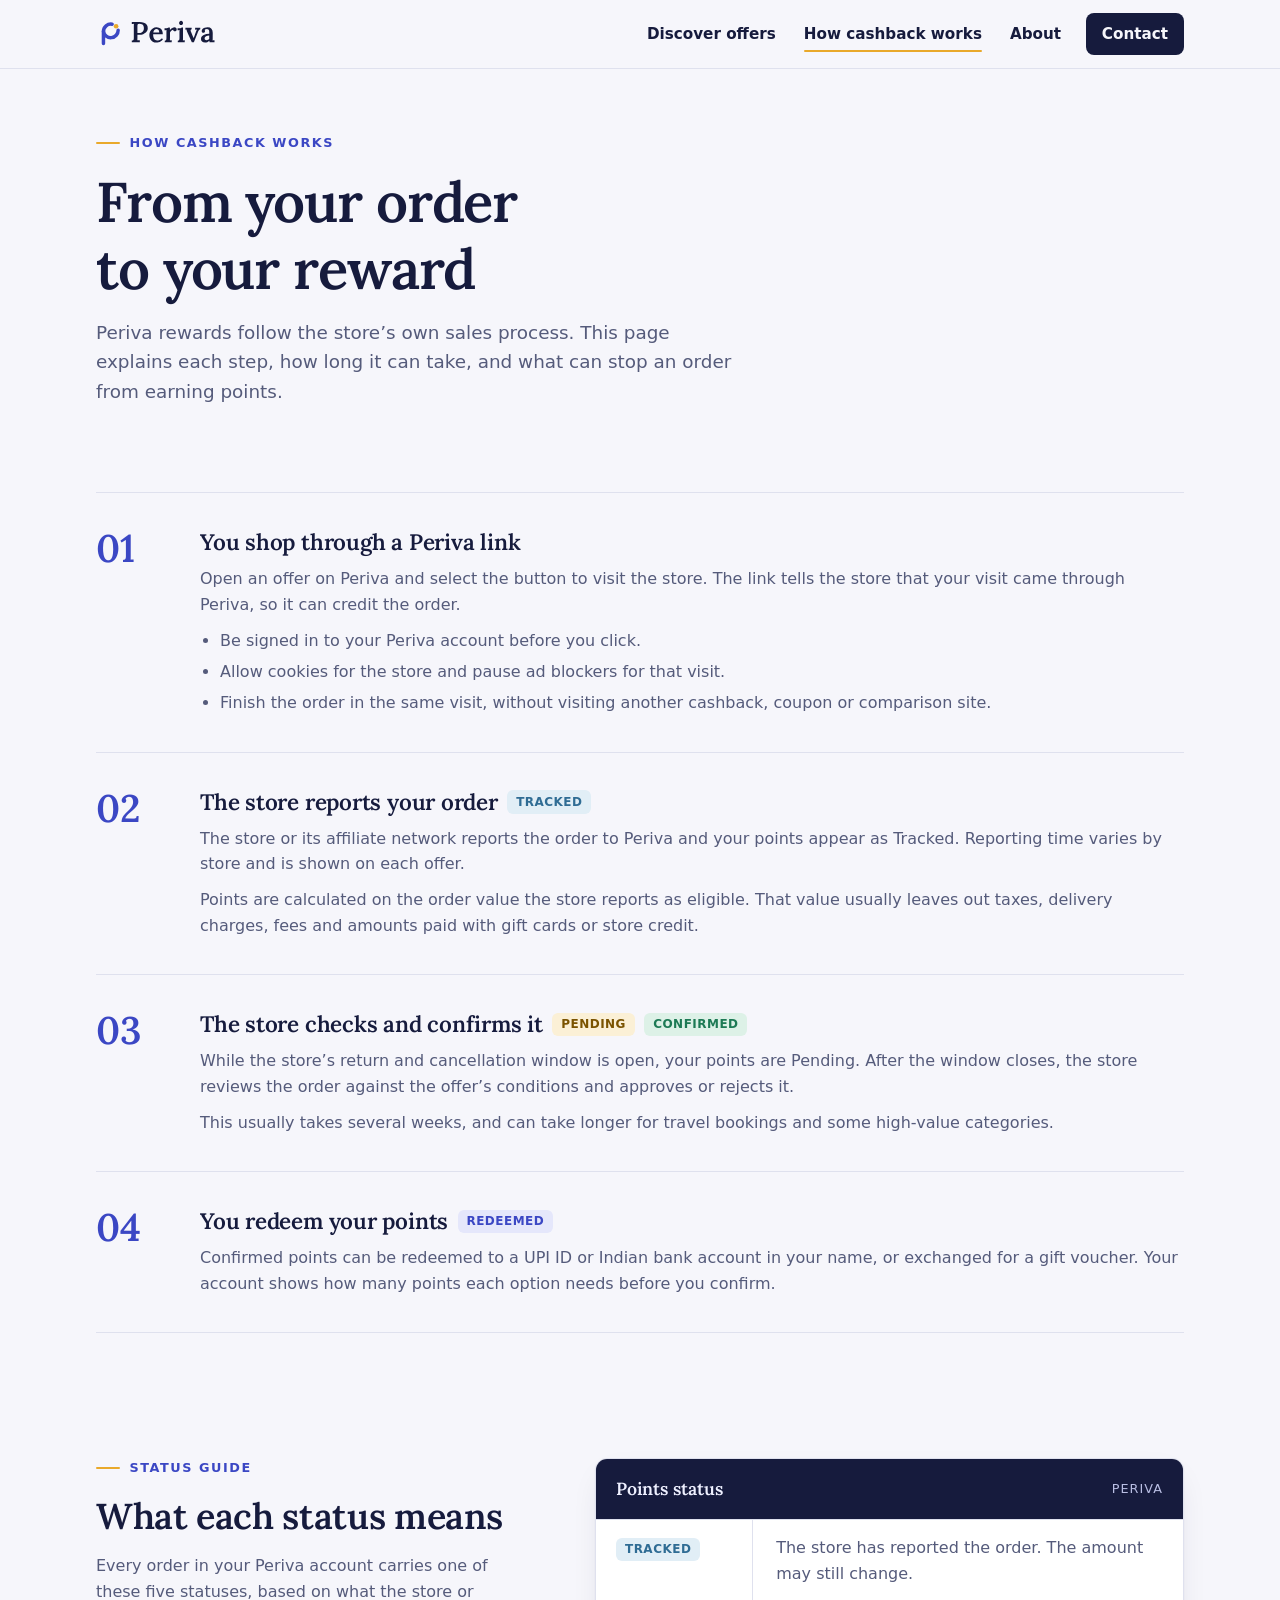
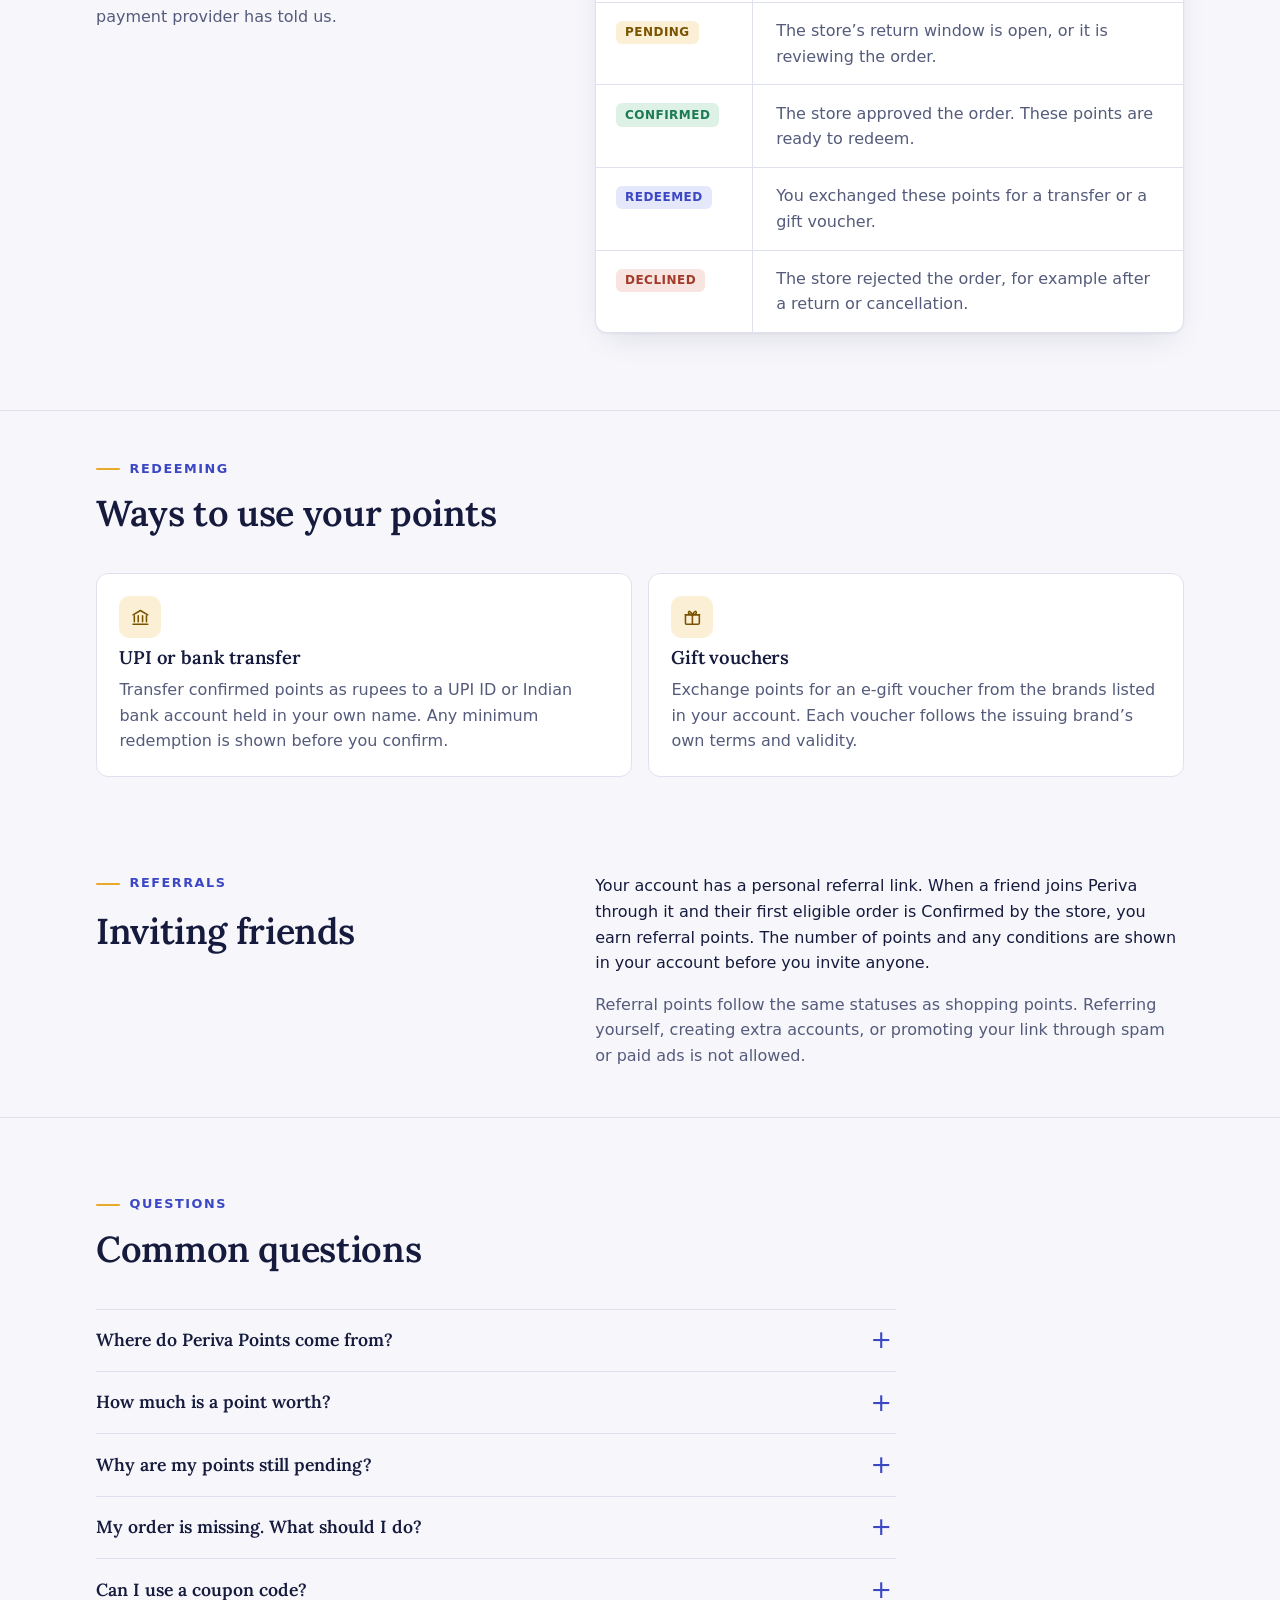
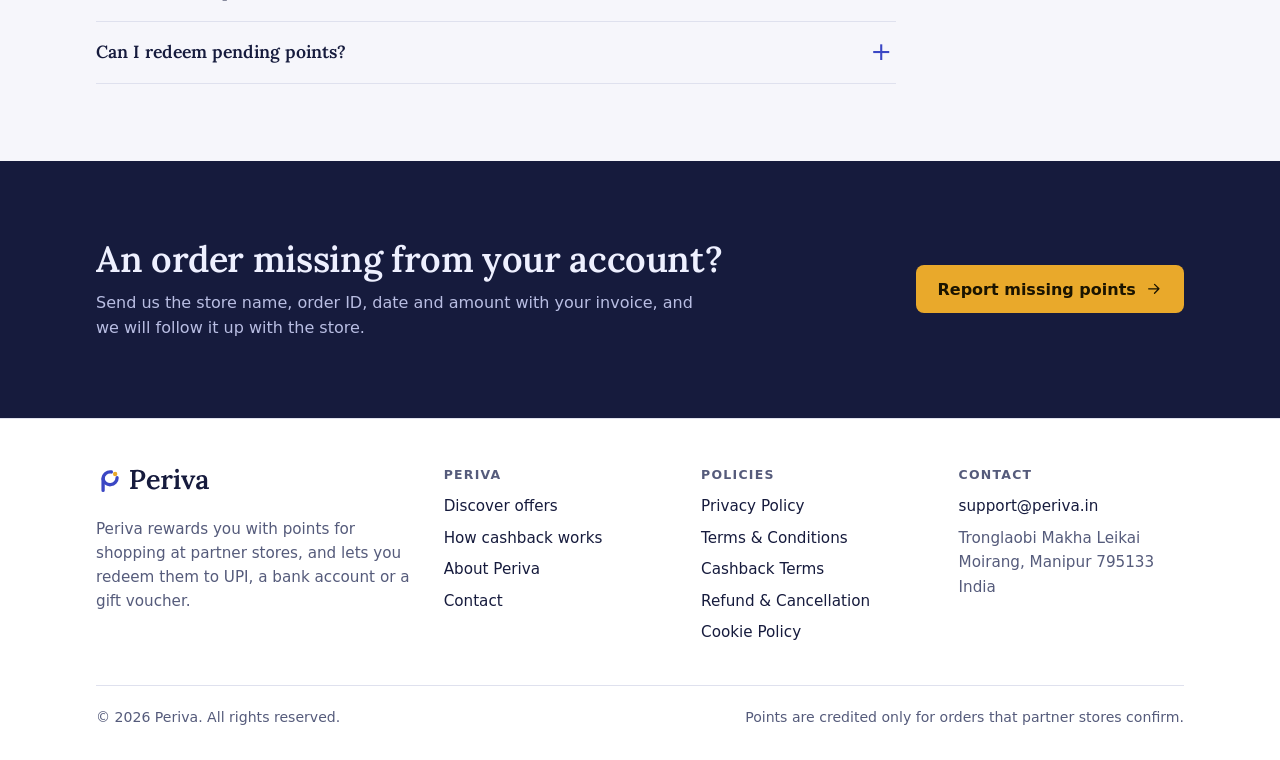
<file: how-cashback-works.html>
<!doctype html>
<html lang="en-IN">
<head>
<meta charset="utf-8">
<meta name="viewport" content="width=device-width, initial-scale=1, viewport-fit=cover">
<title>How cashback works | Periva</title>
<meta name="description" content="How Periva cashback rewards work: tracking, pending and confirmed points, what gets declined, and redeeming to UPI, bank or gift vouchers.">
<meta name="robots" content="index,follow">
<link rel="canonical" href="https://periva.in/how-cashback-works.html">
<meta name="theme-color" content="#161B3D">
<meta name="color-scheme" content="light dark">
<meta property="og:type" content="website">
<meta property="og:site_name" content="Periva">
<meta property="og:locale" content="en_IN">
<meta property="og:title" content="How cashback works | Periva">
<meta property="og:description" content="How Periva cashback rewards work: tracking, pending and confirmed points, what gets declined, and redeeming to UPI, bank or gift vouchers.">
<meta property="og:url" content="https://periva.in/how-cashback-works.html">
<meta property="og:image" content="https://periva.in/assets/img/og-image.png">
<meta property="og:image:width" content="1200">
<meta property="og:image:height" content="630">
<meta property="og:image:alt" content="Periva logo with the line: Rewards on the shopping you already do">
<meta name="twitter:card" content="summary_large_image">
<meta name="twitter:title" content="How cashback works | Periva">
<meta name="twitter:description" content="How Periva cashback rewards work: tracking, pending and confirmed points, what gets declined, and redeeming to UPI, bank or gift vouchers.">
<meta name="twitter:image" content="https://periva.in/assets/img/og-image.png">
<link rel="icon" href="favicon.ico" sizes="32x32">
<link rel="icon" href="assets/img/favicon.svg" type="image/svg+xml">
<link rel="apple-touch-icon" href="assets/img/apple-touch-icon.png">
<link rel="manifest" href="site.webmanifest">
<link rel="stylesheet" href="assets/css/periva.css">
<script>document.documentElement.classList.add("js")</script>
<script type="application/ld+json">{"@context": "https://schema.org", "@type": "FAQPage", "mainEntity": [{"@type": "Question", "name": "Where do Periva Points come from?", "acceptedAnswer": {"@type": "Answer", "text": "Partner stores pay Periva a commission, usually through an affiliate network, when a shopper we send them places a valid order. Periva passes part of that commission to you as Periva Points."}}, {"@type": "Question", "name": "How much is a point worth?", "acceptedAnswer": {"@type": "Answer", "text": "Your account shows the value of your points, and each redemption option shows how many points it needs before you confirm."}}, {"@type": "Question", "name": "Why are my points still pending?", "acceptedAnswer": {"@type": "Answer", "text": "Stores confirm orders only after their return, exchange and cancellation window has closed. Each offer shows the confirmation time the store gives us. Periva cannot confirm points before the store does."}}, {"@type": "Question", "name": "My order is missing. What should I do?", "acceptedAnswer": {"@type": "Answer", "text": "Email us the store name, order date, order ID and amount, with your order confirmation or invoice. We will raise a claim with the store or its affiliate network. The store decides whether to accept it."}}, {"@type": "Question", "name": "Can I use a coupon code?", "acceptedAnswer": {"@type": "Answer", "text": "Use only coupon codes that the Periva offer lists or allows. Codes from other websites often replace the tracking, and the store may decline the reward."}}, {"@type": "Question", "name": "Can I redeem pending points?", "acceptedAnswer": {"@type": "Answer", "text": "No. Only Confirmed points can be redeemed, because the store has not yet approved pending orders."}}]}</script>
<script src="assets/js/periva.js" defer></script>
</head>
<body>
<a class="skip-link" href="#main">Skip to content</a>
<header class="site-header">
  <div class="wrap header-inner">
    <a class="brand" href="index.html" aria-label="Periva home"><svg width="136" height="30" viewBox="0 0 290 64" role="img" aria-label="Periva"><g transform="translate(-1 -2)" fill="none" stroke-width="7.5" stroke-linecap="round" stroke-linejoin="round" style="stroke:var(--brand)"><path d="M17 55V29A16 16 0 0 1 35.78 13.24"/><path d="M48.76 26.22A16 16 0 0 1 17 29"/></g><circle cx="43.31" cy="15.69" r="5" style="fill:var(--gold)"/><g transform="translate(74 50) scale(0.062)" fill="currentColor"><path d="M51.66656494140625 -55.00067138671875Q79.666259765625 -56.333984375 94.66629028320312 -64.83377075195312Q109.66632080078125 -73.33355712890625 115.8331298828125 -94.50003051757812Q121.99993896484375 -115.66650390625 121.99993896484375 -153.99993896484375V-553.332275390625Q121.99993896484375 -577.9990844726562 123.33328247070312 -600.8325500488281Q124.6666259765625 -623.666015625 125.6666259765625 -637.3326416015625Q109.0 -636.3326416015625 86.9998779296875 -635.6659851074219Q64.999755859375 -634.9993286132812 51.66656494140625 -633.9993286132812V-700.0Q116.66693115234375 -701.0 182.667236328125 -701.1666564941406Q248.66754150390625 -701.3333129882812 315.33447265625 -702.0Q406.33428955078125 -702.6666870117188 472.0009460449219 -679.3333129882812Q537.6676025390625 -655.9999389648438 573.0009460449219 -608.3331298828125Q608.3342895507812 -560.6663208007812 608.0008544921875 -485.99932861328125Q608.0007934570312 -446.3326416015625 591.5007019042969 -406.4993896484375Q575.0006103515625 -366.6661376953125 539.5006408691406 -333.166259765625Q504.00067138671875 -299.6663818359375 446.6676025390625 -278.66644287109375Q389.33453369140625 -257.66650390625 307.66851806640625 -256.3331298828125Q291.66815185546875 -255.66644287109375 277.0013732910156 -255.66644287109375Q262.3345947265625 -255.66644287109375 247.66778564453125 -256.66644287109375V-149.6676025390625Q247.66778564453125 -122.00091552734375 246.83444213867188 -98.83413696289062Q246.0010986328125 -75.6673583984375 244.0010986328125 -62.6673583984375Q256.66766357421875 -63.6673583984375 273.00103759765625 -64.33401489257812Q289.33441162109375 -65.00067138671875 305.5010986328125 -65.50067138671875Q321.66778564453125 -66.00067138671875 331.33428955078125 -66.333984375V0.0H51.66656494140625ZM247.66778564453125 -320.33380126953125Q261.33428955078125 -319.00048828125 273.1675720214844 -318.1671447753906Q285.0008544921875 -317.33380126953125 299.33404541015625 -317.33380126953125Q355.00067138671875 -317.33380126953125 393.6670837402344 -337.16705322265625Q432.33349609375 -357.00030517578125 452.333251953125 -394.6668395996094Q472.3330078125 -432.3333740234375 472.3330078125 -485.66656494140625Q472.3330078125 -534.6666259765625 458.3330383300781 -565.8332214355469Q444.33306884765625 -596.9998168945312 421.1665344238281 -613.4996948242188Q398.0 -629.9995727539062 370.00030517578125 -636.1661376953125Q342.0006103515625 -642.3327026367188 314.00115966796875 -642.3327026367188Q288.33477783203125 -642.3327026367188 273.8347473144531 -633.9995727539062Q259.334716796875 -625.6664428710938 253.50125122070312 -605.4999694824219Q247.66778564453125 -585.33349609375 247.66778564453125 -550.0001831054688Z M908.66650390625 16.0Q836.999755859375 16.0 781.1664123535156 -16.5Q725.3330688476562 -49.0 693.999755859375 -108.5Q662.6664428710938 -168.0 662.6664428710938 -249.0Q662.6664428710938 -319.0 693.8330993652344 -380.0Q724.999755859375 -441.0 781.6664123535156 -478.5Q838.3330688476562 -516.0 913.3330688476562 -516.0Q955.3330688476562 -516.0 994.1664733886719 -503.8333740234375Q1032.9998779296875 -491.666748046875 1063.9999694824219 -463.8334045410156Q1095.0000610351562 -436.00006103515625 1113.3334655761719 -390.1665954589844Q1131.6668701171875 -344.3331298828125 1131.0001831054688 -277.6661376953125L795.0006713867188 -271.6661376953125Q795.0006713867188 -210.333251953125 809.5006103515625 -162.50021362304688Q824.0005493164062 -114.66717529296875 857.0004272460938 -87.50064086914062Q890.0003051757812 -60.3341064453125 944.0001831054688 -60.3341064453125Q967.6666259765625 -60.3341064453125 995.4998168945312 -68.6673583984375Q1023.3330078125 -77.0006103515625 1050.3329772949219 -94.33389282226562Q1077.3329467773438 -111.66717529296875 1098.3330688476562 -138.0006103515625L1136.33349609375 -103.33349609375Q1103.3333129882812 -55.33331298828125 1063.333251953125 -29.333282470703125Q1023.3331909179688 -3.333251953125 982.9998474121094 6.3333740234375Q942.66650390625 16.0 908.66650390625 16.0ZM800.000732421875 -332.3333740234375H1007.6659545898438Q1006.999267578125 -372.33349609375 996.499267578125 -399.83331298828125Q985.999267578125 -427.3331298828125 965.9993896484375 -441.8329162597656Q945.99951171875 -456.33270263671875 916.9998168945312 -456.33270263671875Q868.3334350585938 -456.33270263671875 838.8337097167969 -423.832763671875Q809.333984375 -391.33282470703125 800.000732421875 -332.3333740234375Z M1198.9999389648438 -53.33404541015625Q1227.9998779296875 -53.33404541015625 1239.9998779296875 -65.83395385742188Q1251.9998779296875 -78.3338623046875 1254.9999084472656 -101.16705322265625Q1257.9999389648438 -124.000244140625 1257.9999389648438 -153.3333740234375V-341.3321533203125Q1257.9999389648438 -358.66552734375 1258.8332824707031 -378.9989929199219Q1259.6666259765625 -399.33245849609375 1261.9999389648438 -419.6658935546875Q1245.3333129882812 -418.6658935546875 1225.1665649414062 -418.1658935546875Q1204.9998168945312 -417.6658935546875 1191.6666259765625 -416.6658935546875V-480.99993896484375H1228.6668090820312Q1269.0000610351562 -480.99993896484375 1296.1670532226562 -490.4999694824219Q1323.3340454101562 -500.0 1333.6673583984375 -510.0H1376.0010986328125Q1378.0010986328125 -498.0001220703125 1379.0010986328125 -471.8333740234375Q1380.0010986328125 -445.6666259765625 1380.3344116210938 -419.66693115234375Q1403.3346557617188 -450.00042724609375 1428.0012817382812 -471.33367919921875Q1452.6679077148438 -492.66693115234375 1479.167724609375 -504.3334655761719Q1505.6675415039062 -516.0 1533.6672973632812 -516.0Q1566.3341064453125 -516.0 1590.6675415039062 -497.9999084472656Q1615.0009765625 -479.99981689453125 1615.0009765625 -439.666259765625Q1615.0009765625 -426.99945068359375 1608.6676025390625 -412.166015625Q1602.334228515625 -397.33258056640625 1588.66748046875 -387.1658630371094Q1575.000732421875 -376.9991455078125 1551.667236328125 -376.9991455078125Q1531.0006103515625 -377.33245849609375 1512.6671142578125 -390.8323669433594Q1494.3336181640625 -404.332275390625 1493.33349609375 -434.33251953125Q1471.6669311523438 -434.66583251953125 1449.5003967285156 -418.9991149902344Q1427.3338623046875 -403.3323974609375 1409.3340148925781 -380.165771484375Q1391.3341674804688 -356.9991455078125 1381.3344116210938 -333.332763671875L1381.667724609375 -142.66778564453125Q1381.667724609375 -126.66790771484375 1380.8343811035156 -104.50103759765625Q1380.0010375976562 -82.33416748046875 1377.667724609375 -61.33404541015625Q1393.667724609375 -63.000732421875 1411.83447265625 -63.500732421875Q1430.001220703125 -64.000732421875 1442.0010986328125 -64.33404541015625V0.0H1198.9999389648438Z M1652.9999389648438 -53.33404541015625Q1681.9998779296875 -53.33404541015625 1693.9998779296875 -65.83395385742188Q1705.9998779296875 -78.3338623046875 1708.9999084472656 -101.16705322265625Q1711.9999389648438 -124.000244140625 1711.9999389648438 -153.3333740234375V-339.998779296875Q1711.9999389648438 -357.3321533203125 1712.9999389648438 -377.83233642578125Q1713.9999389648438 -398.33251953125 1715.9999389648438 -419.6658935546875Q1699.3333129882812 -418.6658935546875 1679.1665649414062 -417.9992370605469Q1658.9998168945312 -417.33258056640625 1645.6666259765625 -416.33258056640625V-480.99993896484375Q1691.0 -480.99993896484375 1720.33349609375 -485.6666259765625Q1749.6669921875 -490.33331298828125 1766.1671142578125 -497.0Q1782.667236328125 -503.66668701171875 1789.667236328125 -510.0H1835.3344116210938V-142.66778564453125Q1835.3344116210938 -126.66790771484375 1834.5010681152344 -104.50103759765625Q1833.667724609375 -82.33416748046875 1831.3344116210938 -61.33404541015625Q1847.3344116210938 -63.000732421875 1865.5011596679688 -63.500732421875Q1883.6679077148438 -64.000732421875 1895.6677856445312 -64.33404541015625V0.0H1652.9999389648438ZM1768.3338623046875 -595.666259765625Q1738.6669311523438 -595.666259765625 1718.6668090820312 -617.3330688476562Q1698.6666870117188 -638.9998779296875 1698.6666870117188 -670.0784948012408Q1698.6666870117188 -701.1571116727941 1719.5001525878906 -722.9121434828814Q1740.3336181640625 -744.6671752929688 1768.00048828125 -744.6671752929688Q1796.9636332194011 -744.6671752929688 1816.4822743733725 -722.9121434828814Q1836.0009155273438 -701.1571116727941 1836.0009155273438 -670.0784948012408Q1836.0009155273438 -638.9998779296875 1817.1675109863281 -617.3330688476562Q1798.3341064453125 -595.666259765625 1768.3338623046875 -595.666259765625Z M2142.3331909179688 3.0 1989.3328857421875 -337.00042724609375Q1976.6663208007812 -366.33349609375 1970.6664123535156 -383.9998779296875Q1964.66650390625 -401.666259765625 1962.4998779296875 -413.9994201660156Q1960.333251953125 -426.33258056640625 1957.9998779296875 -437.999267578125L1919.0 -435.66595458984375V-500H2136.3343505859375V-447.3326416015625Q2112.3345336914062 -446.66595458984375 2104.8345642089844 -434.1660461425781Q2097.3345947265625 -421.6661376953125 2100.6678466796875 -401.4996337890625Q2104.0010986328125 -381.3331298828125 2112.6676635742188 -358.33331298828125L2173.00048828125 -214.33428955078125Q2181.00048828125 -196.00091552734375 2188.8338317871094 -176.50088500976562Q2196.6671752929688 -157.0008544921875 2204.3338623046875 -137.0008544921875H2205.3338623046875Q2212.3339233398438 -156.0009765625 2219.5006103515625 -175.667724609375Q2226.6672973632812 -195.33447265625 2233.0006713867188 -214.66790771484375L2288.333251953125 -368.999267578125Q2296.9999389648438 -393.66595458984375 2304.9999084472656 -409.6658935546875Q2312.9998779296875 -425.66583251953125 2320.3333129882812 -439.3326416015625L2257.6666870117188 -435.66595458984375V-500.0H2437.0006713867188V-447.3326416015625Q2414.333984375 -444.6658935546875 2397.3339233398438 -425.3324279785156Q2380.3338623046875 -405.99896240234375 2367.167205810547 -378.3323669433594Q2354.0005493164062 -350.665771484375 2342.6674194335938 -322.33294677734375L2213.66748046875 3.0Z M2758.6660766601562 0.0Q2756.332763671875 -14.99993896484375 2755.6661071777344 -25.666534423828125Q2754.9994506835938 -36.3331298828125 2753.6661376953125 -49.66644287109375Q2719.6661376953125 -15.66644287109375 2681.1661682128906 0.166778564453125Q2642.6661987304688 16.0 2601.9996337890625 16.0Q2533.9998779296875 16.0 2497.6665649414062 -20.833404541015625Q2461.333251953125 -57.66680908203125 2461.333251953125 -112.3336181640625Q2461.333251953125 -159.6669921875 2487.16650390625 -193.50033569335938Q2512.999755859375 -227.33367919921875 2555.1663208007812 -248.83367919921875Q2597.3328857421875 -270.33367919921875 2648.1661376953125 -281.5003662109375Q2698.9993896484375 -292.66705322265625 2748.9993896484375 -293.6671142578125V-349.000244140625Q2748.9993896484375 -378.00006103515625 2742.666046142578 -402.33319091796875Q2736.3327026367188 -426.66632080078125 2719.332794189453 -441.33282470703125Q2702.3328857421875 -455.99932861328125 2668.9998779296875 -455.66595458984375Q2646.666748046875 -455.33258056640625 2624.5003356933594 -446.666015625Q2602.3339233398438 -437.99945068359375 2589.0006103515625 -419.66644287109375Q2597.0006103515625 -410.999755859375 2599.167266845703 -400.499755859375Q2601.3339233398438 -389.999755859375 2601.3339233398438 -381.66644287109375Q2601.3339233398438 -364.33294677734375 2587.3338012695312 -344.83282470703125Q2573.3336791992188 -325.33270263671875 2541.6668090820312 -326.33270263671875Q2514.6666259765625 -326.9993896484375 2500.3331909179688 -345.1661682128906Q2485.999755859375 -363.33294677734375 2485.999755859375 -387.999755859375Q2485.999755859375 -425.9998779296875 2513.4998168945312 -454.6665954589844Q2540.9998779296875 -483.33331298828125 2587.9999389648438 -499.6666564941406Q2635 -516 2692.6666870117188 -516.0Q2779.3334350585938 -516.0 2825.000274658203 -470.83331298828125Q2870.6671142578125 -425.6666259765625 2870.3338012695312 -326.9998779296875Q2870.3338012695312 -291.99993896484375 2870.3338012695312 -263.5002136230469Q2870.3338012695312 -235.00048828125 2869.8338012695312 -206.50076293945312Q2869.3338012695312 -178.00103759765625 2869.3338012695312 -142.66778564453125Q2869.3338012695312 -128.00115966796875 2868.3338012695312 -105.66763305664062Q2867.3338012695312 -83.3341064453125 2865.3338012695312 -61.33404541015625Q2882.6671142578125 -63.000732421875 2901.1671447753906 -63.667388916015625Q2919.6671752929688 -64.33404541015625 2932.3336791992188 -64.6673583984375V0.0ZM2748.3327026367188 -234.99969482421875Q2718.3328247070312 -232.66632080078125 2689.1664123535156 -225.49966430664062Q2660.0 -218.3330078125 2637.1669311523438 -205.33306884765625Q2614.3338623046875 -192.3331298828125 2600.8340454101562 -172.83328247070312Q2587.334228515625 -153.33343505859375 2587.6675415039062 -127.66705322265625Q2589.0008544921875 -96.667236328125 2607.8340759277344 -82.50070190429688Q2626.6672973632812 -68.33416748046875 2651.6671142578125 -68.33416748046875Q2680.666748046875 -68.33416748046875 2704.166534423828 -80.16738891601562Q2727.6663208007812 -92.0006103515625 2748.3327026367188 -112.0003662109375Q2747.9993896484375 -122.33367919921875 2747.9993896484375 -133.00027465820312Q2747.9993896484375 -143.6668701171875 2747.9993896484375 -155.0001220703125Q2747.9993896484375 -168.66705322265625 2748.166046142578 -190.00021362304688Q2748.3327026367188 -211.3333740234375 2748.3327026367188 -234.99969482421875Z"/></g></svg></a>
    <button class="nav-toggle" type="button" aria-expanded="false" aria-controls="site-nav"><svg width="24" height="24" viewBox="0 0 24 24" fill="none" stroke="currentColor" stroke-width="1.8" stroke-linecap="round" stroke-linejoin="round" aria-hidden="true" focusable="false"><path d="M4 7h16M4 12h16M4 17h10"/></svg><span class="nav-toggle-label">Menu</span></button>
    <nav class="site-nav" id="site-nav" aria-label="Main"><ul><li><a href="offers.html">Discover offers</a></li><li><a href="how-cashback-works.html" aria-current="page">How cashback works</a></li><li><a href="about.html">About</a></li><li><a class="nav-cta" href="contact.html">Contact</a></li></ul></nav>
  </div>
</header>
<main id="main" tabindex="-1">
<section class="page-hero">
  <div class="wrap"><div class="stack">
    <p class="kicker">How cashback works</p>
    <h1>From your order to your reward</h1>
    <p class="lede">Periva rewards follow the store’s own sales process. This page explains each step, how long it can take, and what can stop an order from earning points.</p>
  </div></div>
</section>

<section class="section-sm" aria-label="The four stages">
  <div class="wrap">
    <div class="stages">
      <article class="stage"><span class="stage-num" aria-hidden="true">01</span><div>
        <h2>You shop through a Periva link</h2>
        <p>Open an offer on Periva and select the button to visit the store. The link tells the store that your visit came through Periva, so it can credit the order.</p>
        <ul>
          <li>Be signed in to your Periva account before you click.</li>
          <li>Allow cookies for the store and pause ad blockers for that visit.</li>
          <li>Finish the order in the same visit, without visiting another cashback, coupon or comparison site.</li>
        </ul>
      </div></article>
      <article class="stage"><span class="stage-num" aria-hidden="true">02</span><div>
        <h2>The store reports your order <span class="tag tag-tracked">Tracked</span></h2>
        <p>The store or its affiliate network reports the order to Periva and your points appear as Tracked. Reporting time varies by store and is shown on each offer.</p>
        <p>Points are calculated on the order value the store reports as eligible. That value usually leaves out taxes, delivery charges, fees and amounts paid with gift cards or store credit.</p>
      </div></article>
      <article class="stage"><span class="stage-num" aria-hidden="true">03</span><div>
        <h2>The store checks and confirms it <span class="tag tag-pending">Pending</span> <span class="tag tag-confirmed">Confirmed</span></h2>
        <p>While the store’s return and cancellation window is open, your points are Pending. After the window closes, the store reviews the order against the offer’s conditions and approves or rejects it.</p>
        <p>This usually takes several weeks, and can take longer for travel bookings and some high-value categories.</p>
      </div></article>
      <article class="stage"><span class="stage-num" aria-hidden="true">04</span><div>
        <h2>You redeem your points <span class="tag tag-redeemed">Redeemed</span></h2>
        <p>Confirmed points can be redeemed to a UPI ID or Indian bank account in your name, or exchanged for a gift voucher. Your account shows how many points each option needs before you confirm.</p>
      </div></article>
    </div>
  </div>
</section>

<section class="section" aria-labelledby="status-title">
  <div class="wrap split">
    <div class="stack">
      <p class="kicker">Status guide</p>
      <h2 id="status-title">What each status means</h2>
      <p class="muted">Every order in your Periva account carries one of these five statuses, based on what the store or payment provider has told us.</p>
    </div>
    <div class="passbook">
      <div class="passbook-head"><p>Points status</p><span>Periva</span></div>
      <div class="passbook-row"><span><span class="tag tag-tracked">Tracked</span></span><p>The store has reported the order. The amount may still change.</p></div>
      <div class="passbook-row"><span><span class="tag tag-pending">Pending</span></span><p>The store’s return window is open, or it is reviewing the order.</p></div>
      <div class="passbook-row"><span><span class="tag tag-confirmed">Confirmed</span></span><p>The store approved the order. These points are ready to redeem.</p></div>
      <div class="passbook-row"><span><span class="tag tag-redeemed">Redeemed</span></span><p>You exchanged these points for a transfer or a gift voucher.</p></div>
      <div class="passbook-row"><span><span class="tag tag-declined">Declined</span></span><p>The store rejected the order, for example after a return or cancellation.</p></div>
    </div>
  </div>
</section>

<section class="section-sm rule-top" aria-labelledby="redeem-title">
  <div class="wrap">
    <div class="section-head">
      <p class="kicker">Redeeming</p>
      <h2 id="redeem-title">Ways to use your points</h2>
    </div>
    <div class="options">
      <div class="option"><span class="icon"><svg width="24" height="24" viewBox="0 0 24 24" fill="none" stroke="currentColor" stroke-width="1.8" stroke-linecap="round" stroke-linejoin="round" aria-hidden="true" focusable="false"><path d="M3.5 9 12 4l8.5 5"/><path d="M5 10v7M9.5 10v7M14.5 10v7M19 10v7M3.5 20h17"/></svg></span><h3>UPI or bank transfer</h3><p>Transfer confirmed points as rupees to a UPI ID or Indian bank account held in your own name. Any minimum redemption is shown before you confirm.</p></div>
      <div class="option"><span class="icon"><svg width="24" height="24" viewBox="0 0 24 24" fill="none" stroke="currentColor" stroke-width="1.8" stroke-linecap="round" stroke-linejoin="round" aria-hidden="true" focusable="false"><rect x="4" y="9" width="16" height="11" rx="1.5"/><path d="M3.5 9h17M12 9v11"/><path d="M12 9C10 9 7.5 8 7.5 6.2S9.7 4 12 9c2.3-5 4.5-4.6 4.5-2.8S14 9 12 9Z"/></svg></span><h3>Gift vouchers</h3><p>Exchange points for an e-gift voucher from the brands listed in your account. Each voucher follows the issuing brand’s own terms and validity.</p></div>
    </div>
  </div>
</section>

<section class="section-sm" aria-labelledby="ref-title">
  <div class="wrap split">
    <div class="stack">
      <p class="kicker">Referrals</p>
      <h2 id="ref-title">Inviting friends</h2>
    </div>
    <div class="stack">
      <p>Your account has a personal referral link. When a friend joins Periva through it and their first eligible order is Confirmed by the store, you earn referral points. The number of points and any conditions are shown in your account before you invite anyone.</p>
      <p class="muted">Referral points follow the same statuses as shopping points. Referring yourself, creating extra accounts, or promoting your link through spam or paid ads is not allowed.</p>
    </div>
  </div>
</section>

<section class="section rule-top" aria-labelledby="faq-title">
  <div class="wrap">
    <div class="section-head"><p class="kicker">Questions</p><h2 id="faq-title">Common questions</h2></div>
    <div class="faq"><details><summary>Where do Periva Points come from?</summary><div><p>Partner stores pay Periva a commission, usually through an affiliate network, when a shopper we send them places a valid order. Periva passes part of that commission to you as Periva Points.</p></div></details><details><summary>How much is a point worth?</summary><div><p>Your account shows the value of your points, and each redemption option shows how many points it needs before you confirm.</p></div></details><details><summary>Why are my points still pending?</summary><div><p>Stores confirm orders only after their return, exchange and cancellation window has closed. Each offer shows the confirmation time the store gives us. Periva cannot confirm points before the store does.</p></div></details><details><summary>My order is missing. What should I do?</summary><div><p>Email us the store name, order date, order ID and amount, with your order confirmation or invoice. We will raise a claim with the store or its affiliate network. The store decides whether to accept it.</p></div></details><details><summary>Can I use a coupon code?</summary><div><p>Use only coupon codes that the Periva offer lists or allows. Codes from other websites often replace the tracking, and the store may decline the reward.</p></div></details><details><summary>Can I redeem pending points?</summary><div><p>No. Only Confirmed points can be redeemed, because the store has not yet approved pending orders.</p></div></details></div>
  </div>
</section>

<section class="section night" aria-label="An order missing from your account?">
  <div class="wrap closing">
    <div><h2>An order missing from your account?</h2><p class="muted">Send us the store name, order ID, date and amount with your invoice, and we will follow it up with the store.</p></div>
    <a class="btn" href="contact.html">Report missing points <svg width="24" height="24" viewBox="0 0 24 24" fill="none" stroke="currentColor" stroke-width="1.8" stroke-linecap="round" stroke-linejoin="round" aria-hidden="true" focusable="false"><path d="M5 12h14M13 6l6 6-6 6"/></svg></a>
  </div>
</section>

</main>
<footer class="site-footer">
  <div class="wrap">
    <div class="footer-grid">
      <div class="footer-brand">
        <a href="index.html" aria-label="Periva home"><svg width="136" height="30" viewBox="0 0 290 64" role="img" aria-label="Periva"><g transform="translate(-1 -2)" fill="none" stroke-width="7.5" stroke-linecap="round" stroke-linejoin="round" style="stroke:var(--brand)"><path d="M17 55V29A16 16 0 0 1 35.78 13.24"/><path d="M48.76 26.22A16 16 0 0 1 17 29"/></g><circle cx="43.31" cy="15.69" r="5" style="fill:var(--gold)"/><g transform="translate(74 50) scale(0.062)" fill="currentColor"><path d="M51.66656494140625 -55.00067138671875Q79.666259765625 -56.333984375 94.66629028320312 -64.83377075195312Q109.66632080078125 -73.33355712890625 115.8331298828125 -94.50003051757812Q121.99993896484375 -115.66650390625 121.99993896484375 -153.99993896484375V-553.332275390625Q121.99993896484375 -577.9990844726562 123.33328247070312 -600.8325500488281Q124.6666259765625 -623.666015625 125.6666259765625 -637.3326416015625Q109.0 -636.3326416015625 86.9998779296875 -635.6659851074219Q64.999755859375 -634.9993286132812 51.66656494140625 -633.9993286132812V-700.0Q116.66693115234375 -701.0 182.667236328125 -701.1666564941406Q248.66754150390625 -701.3333129882812 315.33447265625 -702.0Q406.33428955078125 -702.6666870117188 472.0009460449219 -679.3333129882812Q537.6676025390625 -655.9999389648438 573.0009460449219 -608.3331298828125Q608.3342895507812 -560.6663208007812 608.0008544921875 -485.99932861328125Q608.0007934570312 -446.3326416015625 591.5007019042969 -406.4993896484375Q575.0006103515625 -366.6661376953125 539.5006408691406 -333.166259765625Q504.00067138671875 -299.6663818359375 446.6676025390625 -278.66644287109375Q389.33453369140625 -257.66650390625 307.66851806640625 -256.3331298828125Q291.66815185546875 -255.66644287109375 277.0013732910156 -255.66644287109375Q262.3345947265625 -255.66644287109375 247.66778564453125 -256.66644287109375V-149.6676025390625Q247.66778564453125 -122.00091552734375 246.83444213867188 -98.83413696289062Q246.0010986328125 -75.6673583984375 244.0010986328125 -62.6673583984375Q256.66766357421875 -63.6673583984375 273.00103759765625 -64.33401489257812Q289.33441162109375 -65.00067138671875 305.5010986328125 -65.50067138671875Q321.66778564453125 -66.00067138671875 331.33428955078125 -66.333984375V0.0H51.66656494140625ZM247.66778564453125 -320.33380126953125Q261.33428955078125 -319.00048828125 273.1675720214844 -318.1671447753906Q285.0008544921875 -317.33380126953125 299.33404541015625 -317.33380126953125Q355.00067138671875 -317.33380126953125 393.6670837402344 -337.16705322265625Q432.33349609375 -357.00030517578125 452.333251953125 -394.6668395996094Q472.3330078125 -432.3333740234375 472.3330078125 -485.66656494140625Q472.3330078125 -534.6666259765625 458.3330383300781 -565.8332214355469Q444.33306884765625 -596.9998168945312 421.1665344238281 -613.4996948242188Q398.0 -629.9995727539062 370.00030517578125 -636.1661376953125Q342.0006103515625 -642.3327026367188 314.00115966796875 -642.3327026367188Q288.33477783203125 -642.3327026367188 273.8347473144531 -633.9995727539062Q259.334716796875 -625.6664428710938 253.50125122070312 -605.4999694824219Q247.66778564453125 -585.33349609375 247.66778564453125 -550.0001831054688Z M908.66650390625 16.0Q836.999755859375 16.0 781.1664123535156 -16.5Q725.3330688476562 -49.0 693.999755859375 -108.5Q662.6664428710938 -168.0 662.6664428710938 -249.0Q662.6664428710938 -319.0 693.8330993652344 -380.0Q724.999755859375 -441.0 781.6664123535156 -478.5Q838.3330688476562 -516.0 913.3330688476562 -516.0Q955.3330688476562 -516.0 994.1664733886719 -503.8333740234375Q1032.9998779296875 -491.666748046875 1063.9999694824219 -463.8334045410156Q1095.0000610351562 -436.00006103515625 1113.3334655761719 -390.1665954589844Q1131.6668701171875 -344.3331298828125 1131.0001831054688 -277.6661376953125L795.0006713867188 -271.6661376953125Q795.0006713867188 -210.333251953125 809.5006103515625 -162.50021362304688Q824.0005493164062 -114.66717529296875 857.0004272460938 -87.50064086914062Q890.0003051757812 -60.3341064453125 944.0001831054688 -60.3341064453125Q967.6666259765625 -60.3341064453125 995.4998168945312 -68.6673583984375Q1023.3330078125 -77.0006103515625 1050.3329772949219 -94.33389282226562Q1077.3329467773438 -111.66717529296875 1098.3330688476562 -138.0006103515625L1136.33349609375 -103.33349609375Q1103.3333129882812 -55.33331298828125 1063.333251953125 -29.333282470703125Q1023.3331909179688 -3.333251953125 982.9998474121094 6.3333740234375Q942.66650390625 16.0 908.66650390625 16.0ZM800.000732421875 -332.3333740234375H1007.6659545898438Q1006.999267578125 -372.33349609375 996.499267578125 -399.83331298828125Q985.999267578125 -427.3331298828125 965.9993896484375 -441.8329162597656Q945.99951171875 -456.33270263671875 916.9998168945312 -456.33270263671875Q868.3334350585938 -456.33270263671875 838.8337097167969 -423.832763671875Q809.333984375 -391.33282470703125 800.000732421875 -332.3333740234375Z M1198.9999389648438 -53.33404541015625Q1227.9998779296875 -53.33404541015625 1239.9998779296875 -65.83395385742188Q1251.9998779296875 -78.3338623046875 1254.9999084472656 -101.16705322265625Q1257.9999389648438 -124.000244140625 1257.9999389648438 -153.3333740234375V-341.3321533203125Q1257.9999389648438 -358.66552734375 1258.8332824707031 -378.9989929199219Q1259.6666259765625 -399.33245849609375 1261.9999389648438 -419.6658935546875Q1245.3333129882812 -418.6658935546875 1225.1665649414062 -418.1658935546875Q1204.9998168945312 -417.6658935546875 1191.6666259765625 -416.6658935546875V-480.99993896484375H1228.6668090820312Q1269.0000610351562 -480.99993896484375 1296.1670532226562 -490.4999694824219Q1323.3340454101562 -500.0 1333.6673583984375 -510.0H1376.0010986328125Q1378.0010986328125 -498.0001220703125 1379.0010986328125 -471.8333740234375Q1380.0010986328125 -445.6666259765625 1380.3344116210938 -419.66693115234375Q1403.3346557617188 -450.00042724609375 1428.0012817382812 -471.33367919921875Q1452.6679077148438 -492.66693115234375 1479.167724609375 -504.3334655761719Q1505.6675415039062 -516.0 1533.6672973632812 -516.0Q1566.3341064453125 -516.0 1590.6675415039062 -497.9999084472656Q1615.0009765625 -479.99981689453125 1615.0009765625 -439.666259765625Q1615.0009765625 -426.99945068359375 1608.6676025390625 -412.166015625Q1602.334228515625 -397.33258056640625 1588.66748046875 -387.1658630371094Q1575.000732421875 -376.9991455078125 1551.667236328125 -376.9991455078125Q1531.0006103515625 -377.33245849609375 1512.6671142578125 -390.8323669433594Q1494.3336181640625 -404.332275390625 1493.33349609375 -434.33251953125Q1471.6669311523438 -434.66583251953125 1449.5003967285156 -418.9991149902344Q1427.3338623046875 -403.3323974609375 1409.3340148925781 -380.165771484375Q1391.3341674804688 -356.9991455078125 1381.3344116210938 -333.332763671875L1381.667724609375 -142.66778564453125Q1381.667724609375 -126.66790771484375 1380.8343811035156 -104.50103759765625Q1380.0010375976562 -82.33416748046875 1377.667724609375 -61.33404541015625Q1393.667724609375 -63.000732421875 1411.83447265625 -63.500732421875Q1430.001220703125 -64.000732421875 1442.0010986328125 -64.33404541015625V0.0H1198.9999389648438Z M1652.9999389648438 -53.33404541015625Q1681.9998779296875 -53.33404541015625 1693.9998779296875 -65.83395385742188Q1705.9998779296875 -78.3338623046875 1708.9999084472656 -101.16705322265625Q1711.9999389648438 -124.000244140625 1711.9999389648438 -153.3333740234375V-339.998779296875Q1711.9999389648438 -357.3321533203125 1712.9999389648438 -377.83233642578125Q1713.9999389648438 -398.33251953125 1715.9999389648438 -419.6658935546875Q1699.3333129882812 -418.6658935546875 1679.1665649414062 -417.9992370605469Q1658.9998168945312 -417.33258056640625 1645.6666259765625 -416.33258056640625V-480.99993896484375Q1691.0 -480.99993896484375 1720.33349609375 -485.6666259765625Q1749.6669921875 -490.33331298828125 1766.1671142578125 -497.0Q1782.667236328125 -503.66668701171875 1789.667236328125 -510.0H1835.3344116210938V-142.66778564453125Q1835.3344116210938 -126.66790771484375 1834.5010681152344 -104.50103759765625Q1833.667724609375 -82.33416748046875 1831.3344116210938 -61.33404541015625Q1847.3344116210938 -63.000732421875 1865.5011596679688 -63.500732421875Q1883.6679077148438 -64.000732421875 1895.6677856445312 -64.33404541015625V0.0H1652.9999389648438ZM1768.3338623046875 -595.666259765625Q1738.6669311523438 -595.666259765625 1718.6668090820312 -617.3330688476562Q1698.6666870117188 -638.9998779296875 1698.6666870117188 -670.0784948012408Q1698.6666870117188 -701.1571116727941 1719.5001525878906 -722.9121434828814Q1740.3336181640625 -744.6671752929688 1768.00048828125 -744.6671752929688Q1796.9636332194011 -744.6671752929688 1816.4822743733725 -722.9121434828814Q1836.0009155273438 -701.1571116727941 1836.0009155273438 -670.0784948012408Q1836.0009155273438 -638.9998779296875 1817.1675109863281 -617.3330688476562Q1798.3341064453125 -595.666259765625 1768.3338623046875 -595.666259765625Z M2142.3331909179688 3.0 1989.3328857421875 -337.00042724609375Q1976.6663208007812 -366.33349609375 1970.6664123535156 -383.9998779296875Q1964.66650390625 -401.666259765625 1962.4998779296875 -413.9994201660156Q1960.333251953125 -426.33258056640625 1957.9998779296875 -437.999267578125L1919.0 -435.66595458984375V-500H2136.3343505859375V-447.3326416015625Q2112.3345336914062 -446.66595458984375 2104.8345642089844 -434.1660461425781Q2097.3345947265625 -421.6661376953125 2100.6678466796875 -401.4996337890625Q2104.0010986328125 -381.3331298828125 2112.6676635742188 -358.33331298828125L2173.00048828125 -214.33428955078125Q2181.00048828125 -196.00091552734375 2188.8338317871094 -176.50088500976562Q2196.6671752929688 -157.0008544921875 2204.3338623046875 -137.0008544921875H2205.3338623046875Q2212.3339233398438 -156.0009765625 2219.5006103515625 -175.667724609375Q2226.6672973632812 -195.33447265625 2233.0006713867188 -214.66790771484375L2288.333251953125 -368.999267578125Q2296.9999389648438 -393.66595458984375 2304.9999084472656 -409.6658935546875Q2312.9998779296875 -425.66583251953125 2320.3333129882812 -439.3326416015625L2257.6666870117188 -435.66595458984375V-500.0H2437.0006713867188V-447.3326416015625Q2414.333984375 -444.6658935546875 2397.3339233398438 -425.3324279785156Q2380.3338623046875 -405.99896240234375 2367.167205810547 -378.3323669433594Q2354.0005493164062 -350.665771484375 2342.6674194335938 -322.33294677734375L2213.66748046875 3.0Z M2758.6660766601562 0.0Q2756.332763671875 -14.99993896484375 2755.6661071777344 -25.666534423828125Q2754.9994506835938 -36.3331298828125 2753.6661376953125 -49.66644287109375Q2719.6661376953125 -15.66644287109375 2681.1661682128906 0.166778564453125Q2642.6661987304688 16.0 2601.9996337890625 16.0Q2533.9998779296875 16.0 2497.6665649414062 -20.833404541015625Q2461.333251953125 -57.66680908203125 2461.333251953125 -112.3336181640625Q2461.333251953125 -159.6669921875 2487.16650390625 -193.50033569335938Q2512.999755859375 -227.33367919921875 2555.1663208007812 -248.83367919921875Q2597.3328857421875 -270.33367919921875 2648.1661376953125 -281.5003662109375Q2698.9993896484375 -292.66705322265625 2748.9993896484375 -293.6671142578125V-349.000244140625Q2748.9993896484375 -378.00006103515625 2742.666046142578 -402.33319091796875Q2736.3327026367188 -426.66632080078125 2719.332794189453 -441.33282470703125Q2702.3328857421875 -455.99932861328125 2668.9998779296875 -455.66595458984375Q2646.666748046875 -455.33258056640625 2624.5003356933594 -446.666015625Q2602.3339233398438 -437.99945068359375 2589.0006103515625 -419.66644287109375Q2597.0006103515625 -410.999755859375 2599.167266845703 -400.499755859375Q2601.3339233398438 -389.999755859375 2601.3339233398438 -381.66644287109375Q2601.3339233398438 -364.33294677734375 2587.3338012695312 -344.83282470703125Q2573.3336791992188 -325.33270263671875 2541.6668090820312 -326.33270263671875Q2514.6666259765625 -326.9993896484375 2500.3331909179688 -345.1661682128906Q2485.999755859375 -363.33294677734375 2485.999755859375 -387.999755859375Q2485.999755859375 -425.9998779296875 2513.4998168945312 -454.6665954589844Q2540.9998779296875 -483.33331298828125 2587.9999389648438 -499.6666564941406Q2635 -516 2692.6666870117188 -516.0Q2779.3334350585938 -516.0 2825.000274658203 -470.83331298828125Q2870.6671142578125 -425.6666259765625 2870.3338012695312 -326.9998779296875Q2870.3338012695312 -291.99993896484375 2870.3338012695312 -263.5002136230469Q2870.3338012695312 -235.00048828125 2869.8338012695312 -206.50076293945312Q2869.3338012695312 -178.00103759765625 2869.3338012695312 -142.66778564453125Q2869.3338012695312 -128.00115966796875 2868.3338012695312 -105.66763305664062Q2867.3338012695312 -83.3341064453125 2865.3338012695312 -61.33404541015625Q2882.6671142578125 -63.000732421875 2901.1671447753906 -63.667388916015625Q2919.6671752929688 -64.33404541015625 2932.3336791992188 -64.6673583984375V0.0ZM2748.3327026367188 -234.99969482421875Q2718.3328247070312 -232.66632080078125 2689.1664123535156 -225.49966430664062Q2660.0 -218.3330078125 2637.1669311523438 -205.33306884765625Q2614.3338623046875 -192.3331298828125 2600.8340454101562 -172.83328247070312Q2587.334228515625 -153.33343505859375 2587.6675415039062 -127.66705322265625Q2589.0008544921875 -96.667236328125 2607.8340759277344 -82.50070190429688Q2626.6672973632812 -68.33416748046875 2651.6671142578125 -68.33416748046875Q2680.666748046875 -68.33416748046875 2704.166534423828 -80.16738891601562Q2727.6663208007812 -92.0006103515625 2748.3327026367188 -112.0003662109375Q2747.9993896484375 -122.33367919921875 2747.9993896484375 -133.00027465820312Q2747.9993896484375 -143.6668701171875 2747.9993896484375 -155.0001220703125Q2747.9993896484375 -168.66705322265625 2748.166046142578 -190.00021362304688Q2748.3327026367188 -211.3333740234375 2748.3327026367188 -234.99969482421875Z"/></g></svg></a>
        <p>Periva rewards you with points for shopping at partner stores, and lets you redeem them to UPI, a bank account or a gift voucher.</p>
      </div>
      <div><h2>Periva</h2><ul>
        <li><a href="offers.html">Discover offers</a></li>
        <li><a href="how-cashback-works.html">How cashback works</a></li>
        <li><a href="about.html">About Periva</a></li>
        <li><a href="contact.html">Contact</a></li>
      </ul></div>
      <div><h2>Policies</h2><ul><li><a href="privacy-policy.html">Privacy Policy</a></li><li><a href="terms.html">Terms & Conditions</a></li><li><a href="cashback-terms.html">Cashback Terms</a></li><li><a href="refund-policy.html">Refund & Cancellation</a></li><li><a href="cookie-policy.html">Cookie Policy</a></li></ul></div>
      <div><h2>Contact</h2><ul>
        <li><a href="mailto:support@periva.in">support@periva.in</a></li>
        <li><address>Tronglaobi Makha Leikai<br>Moirang, Manipur 795133<br>India</address></li>
      </ul></div>
    </div>
    <div class="footer-bottom">
      <p>&copy; <span data-year>2026</span> Periva. All rights reserved.</p>
      <p>Points are credited only for orders that partner stores confirm.</p>
    </div>
  </div>
</footer>
</body>
</html>
</file>
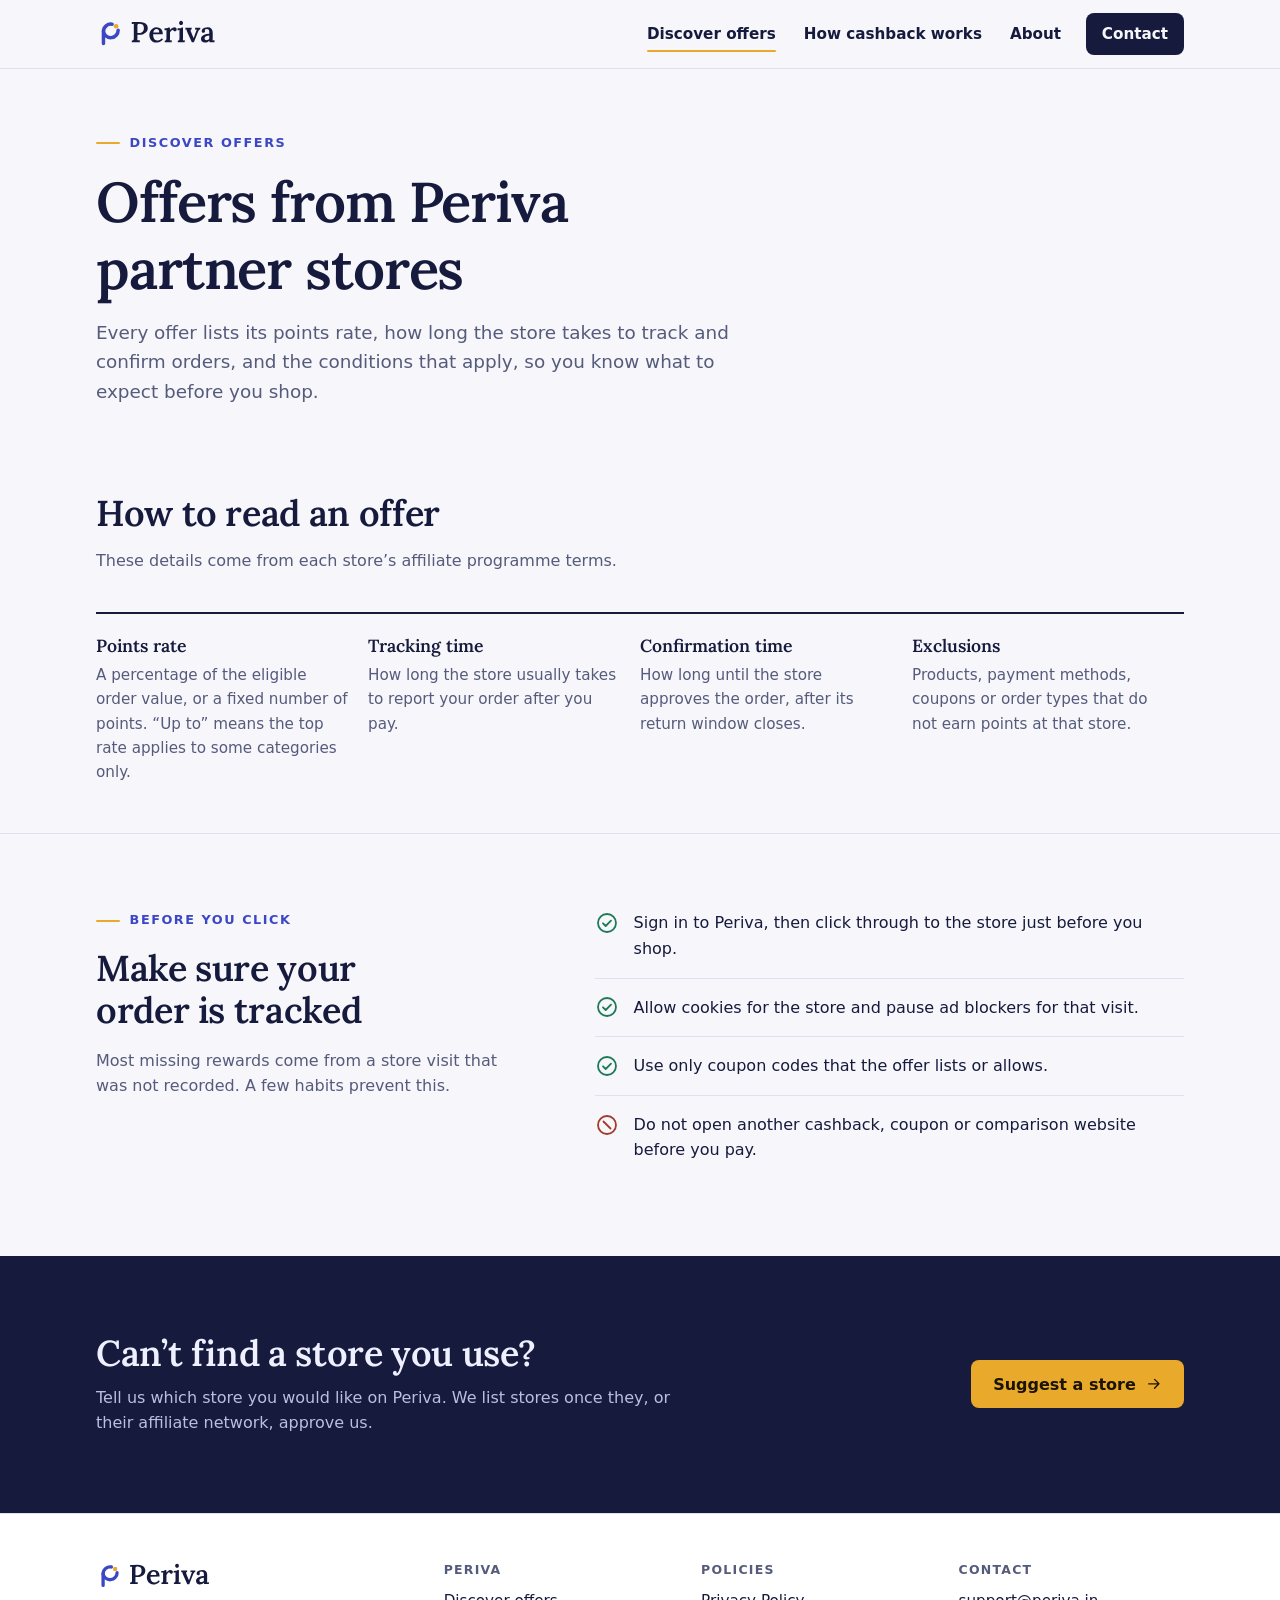
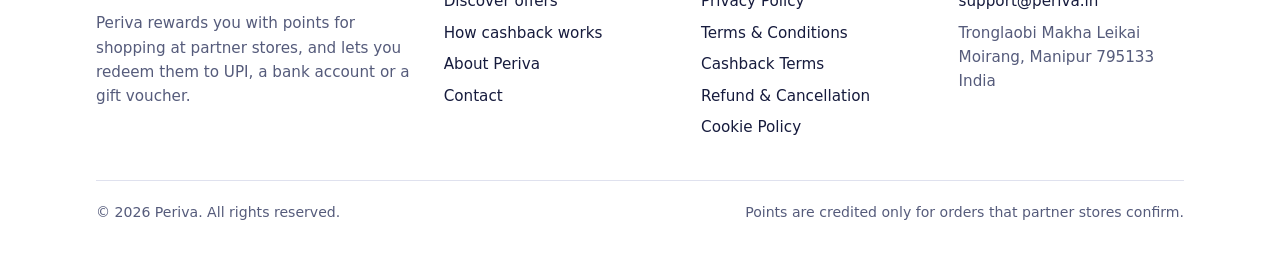
<file: offers.html>
<!doctype html>
<html lang="en-IN">
<head>
<meta charset="utf-8">
<meta name="viewport" content="width=device-width, initial-scale=1, viewport-fit=cover">
<title>Discover offers | Periva</title>
<meta name="description" content="Discover Periva partner store offers, with the points rate, tracking time, confirmation time and exclusions shown before you shop.">
<meta name="robots" content="index,follow">
<link rel="canonical" href="https://periva.in/offers.html">
<meta name="theme-color" content="#161B3D">
<meta name="color-scheme" content="light dark">
<meta property="og:type" content="website">
<meta property="og:site_name" content="Periva">
<meta property="og:locale" content="en_IN">
<meta property="og:title" content="Discover offers | Periva">
<meta property="og:description" content="Discover Periva partner store offers, with the points rate, tracking time, confirmation time and exclusions shown before you shop.">
<meta property="og:url" content="https://periva.in/offers.html">
<meta property="og:image" content="https://periva.in/assets/img/og-image.png">
<meta property="og:image:width" content="1200">
<meta property="og:image:height" content="630">
<meta property="og:image:alt" content="Periva logo with the line: Rewards on the shopping you already do">
<meta name="twitter:card" content="summary_large_image">
<meta name="twitter:title" content="Discover offers | Periva">
<meta name="twitter:description" content="Discover Periva partner store offers, with the points rate, tracking time, confirmation time and exclusions shown before you shop.">
<meta name="twitter:image" content="https://periva.in/assets/img/og-image.png">
<link rel="icon" href="favicon.ico" sizes="32x32">
<link rel="icon" href="assets/img/favicon.svg" type="image/svg+xml">
<link rel="apple-touch-icon" href="assets/img/apple-touch-icon.png">
<link rel="manifest" href="site.webmanifest">
<link rel="stylesheet" href="assets/css/periva.css">
<script>document.documentElement.classList.add("js")</script>
<script src="assets/js/offers.js" defer></script>
<script src="assets/js/periva.js" defer></script>
</head>
<body>
<a class="skip-link" href="#main">Skip to content</a>
<header class="site-header">
  <div class="wrap header-inner">
    <a class="brand" href="index.html" aria-label="Periva home"><svg width="136" height="30" viewBox="0 0 290 64" role="img" aria-label="Periva"><g transform="translate(-1 -2)" fill="none" stroke-width="7.5" stroke-linecap="round" stroke-linejoin="round" style="stroke:var(--brand)"><path d="M17 55V29A16 16 0 0 1 35.78 13.24"/><path d="M48.76 26.22A16 16 0 0 1 17 29"/></g><circle cx="43.31" cy="15.69" r="5" style="fill:var(--gold)"/><g transform="translate(74 50) scale(0.062)" fill="currentColor"><path d="M51.66656494140625 -55.00067138671875Q79.666259765625 -56.333984375 94.66629028320312 -64.83377075195312Q109.66632080078125 -73.33355712890625 115.8331298828125 -94.50003051757812Q121.99993896484375 -115.66650390625 121.99993896484375 -153.99993896484375V-553.332275390625Q121.99993896484375 -577.9990844726562 123.33328247070312 -600.8325500488281Q124.6666259765625 -623.666015625 125.6666259765625 -637.3326416015625Q109.0 -636.3326416015625 86.9998779296875 -635.6659851074219Q64.999755859375 -634.9993286132812 51.66656494140625 -633.9993286132812V-700.0Q116.66693115234375 -701.0 182.667236328125 -701.1666564941406Q248.66754150390625 -701.3333129882812 315.33447265625 -702.0Q406.33428955078125 -702.6666870117188 472.0009460449219 -679.3333129882812Q537.6676025390625 -655.9999389648438 573.0009460449219 -608.3331298828125Q608.3342895507812 -560.6663208007812 608.0008544921875 -485.99932861328125Q608.0007934570312 -446.3326416015625 591.5007019042969 -406.4993896484375Q575.0006103515625 -366.6661376953125 539.5006408691406 -333.166259765625Q504.00067138671875 -299.6663818359375 446.6676025390625 -278.66644287109375Q389.33453369140625 -257.66650390625 307.66851806640625 -256.3331298828125Q291.66815185546875 -255.66644287109375 277.0013732910156 -255.66644287109375Q262.3345947265625 -255.66644287109375 247.66778564453125 -256.66644287109375V-149.6676025390625Q247.66778564453125 -122.00091552734375 246.83444213867188 -98.83413696289062Q246.0010986328125 -75.6673583984375 244.0010986328125 -62.6673583984375Q256.66766357421875 -63.6673583984375 273.00103759765625 -64.33401489257812Q289.33441162109375 -65.00067138671875 305.5010986328125 -65.50067138671875Q321.66778564453125 -66.00067138671875 331.33428955078125 -66.333984375V0.0H51.66656494140625ZM247.66778564453125 -320.33380126953125Q261.33428955078125 -319.00048828125 273.1675720214844 -318.1671447753906Q285.0008544921875 -317.33380126953125 299.33404541015625 -317.33380126953125Q355.00067138671875 -317.33380126953125 393.6670837402344 -337.16705322265625Q432.33349609375 -357.00030517578125 452.333251953125 -394.6668395996094Q472.3330078125 -432.3333740234375 472.3330078125 -485.66656494140625Q472.3330078125 -534.6666259765625 458.3330383300781 -565.8332214355469Q444.33306884765625 -596.9998168945312 421.1665344238281 -613.4996948242188Q398.0 -629.9995727539062 370.00030517578125 -636.1661376953125Q342.0006103515625 -642.3327026367188 314.00115966796875 -642.3327026367188Q288.33477783203125 -642.3327026367188 273.8347473144531 -633.9995727539062Q259.334716796875 -625.6664428710938 253.50125122070312 -605.4999694824219Q247.66778564453125 -585.33349609375 247.66778564453125 -550.0001831054688Z M908.66650390625 16.0Q836.999755859375 16.0 781.1664123535156 -16.5Q725.3330688476562 -49.0 693.999755859375 -108.5Q662.6664428710938 -168.0 662.6664428710938 -249.0Q662.6664428710938 -319.0 693.8330993652344 -380.0Q724.999755859375 -441.0 781.6664123535156 -478.5Q838.3330688476562 -516.0 913.3330688476562 -516.0Q955.3330688476562 -516.0 994.1664733886719 -503.8333740234375Q1032.9998779296875 -491.666748046875 1063.9999694824219 -463.8334045410156Q1095.0000610351562 -436.00006103515625 1113.3334655761719 -390.1665954589844Q1131.6668701171875 -344.3331298828125 1131.0001831054688 -277.6661376953125L795.0006713867188 -271.6661376953125Q795.0006713867188 -210.333251953125 809.5006103515625 -162.50021362304688Q824.0005493164062 -114.66717529296875 857.0004272460938 -87.50064086914062Q890.0003051757812 -60.3341064453125 944.0001831054688 -60.3341064453125Q967.6666259765625 -60.3341064453125 995.4998168945312 -68.6673583984375Q1023.3330078125 -77.0006103515625 1050.3329772949219 -94.33389282226562Q1077.3329467773438 -111.66717529296875 1098.3330688476562 -138.0006103515625L1136.33349609375 -103.33349609375Q1103.3333129882812 -55.33331298828125 1063.333251953125 -29.333282470703125Q1023.3331909179688 -3.333251953125 982.9998474121094 6.3333740234375Q942.66650390625 16.0 908.66650390625 16.0ZM800.000732421875 -332.3333740234375H1007.6659545898438Q1006.999267578125 -372.33349609375 996.499267578125 -399.83331298828125Q985.999267578125 -427.3331298828125 965.9993896484375 -441.8329162597656Q945.99951171875 -456.33270263671875 916.9998168945312 -456.33270263671875Q868.3334350585938 -456.33270263671875 838.8337097167969 -423.832763671875Q809.333984375 -391.33282470703125 800.000732421875 -332.3333740234375Z M1198.9999389648438 -53.33404541015625Q1227.9998779296875 -53.33404541015625 1239.9998779296875 -65.83395385742188Q1251.9998779296875 -78.3338623046875 1254.9999084472656 -101.16705322265625Q1257.9999389648438 -124.000244140625 1257.9999389648438 -153.3333740234375V-341.3321533203125Q1257.9999389648438 -358.66552734375 1258.8332824707031 -378.9989929199219Q1259.6666259765625 -399.33245849609375 1261.9999389648438 -419.6658935546875Q1245.3333129882812 -418.6658935546875 1225.1665649414062 -418.1658935546875Q1204.9998168945312 -417.6658935546875 1191.6666259765625 -416.6658935546875V-480.99993896484375H1228.6668090820312Q1269.0000610351562 -480.99993896484375 1296.1670532226562 -490.4999694824219Q1323.3340454101562 -500.0 1333.6673583984375 -510.0H1376.0010986328125Q1378.0010986328125 -498.0001220703125 1379.0010986328125 -471.8333740234375Q1380.0010986328125 -445.6666259765625 1380.3344116210938 -419.66693115234375Q1403.3346557617188 -450.00042724609375 1428.0012817382812 -471.33367919921875Q1452.6679077148438 -492.66693115234375 1479.167724609375 -504.3334655761719Q1505.6675415039062 -516.0 1533.6672973632812 -516.0Q1566.3341064453125 -516.0 1590.6675415039062 -497.9999084472656Q1615.0009765625 -479.99981689453125 1615.0009765625 -439.666259765625Q1615.0009765625 -426.99945068359375 1608.6676025390625 -412.166015625Q1602.334228515625 -397.33258056640625 1588.66748046875 -387.1658630371094Q1575.000732421875 -376.9991455078125 1551.667236328125 -376.9991455078125Q1531.0006103515625 -377.33245849609375 1512.6671142578125 -390.8323669433594Q1494.3336181640625 -404.332275390625 1493.33349609375 -434.33251953125Q1471.6669311523438 -434.66583251953125 1449.5003967285156 -418.9991149902344Q1427.3338623046875 -403.3323974609375 1409.3340148925781 -380.165771484375Q1391.3341674804688 -356.9991455078125 1381.3344116210938 -333.332763671875L1381.667724609375 -142.66778564453125Q1381.667724609375 -126.66790771484375 1380.8343811035156 -104.50103759765625Q1380.0010375976562 -82.33416748046875 1377.667724609375 -61.33404541015625Q1393.667724609375 -63.000732421875 1411.83447265625 -63.500732421875Q1430.001220703125 -64.000732421875 1442.0010986328125 -64.33404541015625V0.0H1198.9999389648438Z M1652.9999389648438 -53.33404541015625Q1681.9998779296875 -53.33404541015625 1693.9998779296875 -65.83395385742188Q1705.9998779296875 -78.3338623046875 1708.9999084472656 -101.16705322265625Q1711.9999389648438 -124.000244140625 1711.9999389648438 -153.3333740234375V-339.998779296875Q1711.9999389648438 -357.3321533203125 1712.9999389648438 -377.83233642578125Q1713.9999389648438 -398.33251953125 1715.9999389648438 -419.6658935546875Q1699.3333129882812 -418.6658935546875 1679.1665649414062 -417.9992370605469Q1658.9998168945312 -417.33258056640625 1645.6666259765625 -416.33258056640625V-480.99993896484375Q1691.0 -480.99993896484375 1720.33349609375 -485.6666259765625Q1749.6669921875 -490.33331298828125 1766.1671142578125 -497.0Q1782.667236328125 -503.66668701171875 1789.667236328125 -510.0H1835.3344116210938V-142.66778564453125Q1835.3344116210938 -126.66790771484375 1834.5010681152344 -104.50103759765625Q1833.667724609375 -82.33416748046875 1831.3344116210938 -61.33404541015625Q1847.3344116210938 -63.000732421875 1865.5011596679688 -63.500732421875Q1883.6679077148438 -64.000732421875 1895.6677856445312 -64.33404541015625V0.0H1652.9999389648438ZM1768.3338623046875 -595.666259765625Q1738.6669311523438 -595.666259765625 1718.6668090820312 -617.3330688476562Q1698.6666870117188 -638.9998779296875 1698.6666870117188 -670.0784948012408Q1698.6666870117188 -701.1571116727941 1719.5001525878906 -722.9121434828814Q1740.3336181640625 -744.6671752929688 1768.00048828125 -744.6671752929688Q1796.9636332194011 -744.6671752929688 1816.4822743733725 -722.9121434828814Q1836.0009155273438 -701.1571116727941 1836.0009155273438 -670.0784948012408Q1836.0009155273438 -638.9998779296875 1817.1675109863281 -617.3330688476562Q1798.3341064453125 -595.666259765625 1768.3338623046875 -595.666259765625Z M2142.3331909179688 3.0 1989.3328857421875 -337.00042724609375Q1976.6663208007812 -366.33349609375 1970.6664123535156 -383.9998779296875Q1964.66650390625 -401.666259765625 1962.4998779296875 -413.9994201660156Q1960.333251953125 -426.33258056640625 1957.9998779296875 -437.999267578125L1919.0 -435.66595458984375V-500H2136.3343505859375V-447.3326416015625Q2112.3345336914062 -446.66595458984375 2104.8345642089844 -434.1660461425781Q2097.3345947265625 -421.6661376953125 2100.6678466796875 -401.4996337890625Q2104.0010986328125 -381.3331298828125 2112.6676635742188 -358.33331298828125L2173.00048828125 -214.33428955078125Q2181.00048828125 -196.00091552734375 2188.8338317871094 -176.50088500976562Q2196.6671752929688 -157.0008544921875 2204.3338623046875 -137.0008544921875H2205.3338623046875Q2212.3339233398438 -156.0009765625 2219.5006103515625 -175.667724609375Q2226.6672973632812 -195.33447265625 2233.0006713867188 -214.66790771484375L2288.333251953125 -368.999267578125Q2296.9999389648438 -393.66595458984375 2304.9999084472656 -409.6658935546875Q2312.9998779296875 -425.66583251953125 2320.3333129882812 -439.3326416015625L2257.6666870117188 -435.66595458984375V-500.0H2437.0006713867188V-447.3326416015625Q2414.333984375 -444.6658935546875 2397.3339233398438 -425.3324279785156Q2380.3338623046875 -405.99896240234375 2367.167205810547 -378.3323669433594Q2354.0005493164062 -350.665771484375 2342.6674194335938 -322.33294677734375L2213.66748046875 3.0Z M2758.6660766601562 0.0Q2756.332763671875 -14.99993896484375 2755.6661071777344 -25.666534423828125Q2754.9994506835938 -36.3331298828125 2753.6661376953125 -49.66644287109375Q2719.6661376953125 -15.66644287109375 2681.1661682128906 0.166778564453125Q2642.6661987304688 16.0 2601.9996337890625 16.0Q2533.9998779296875 16.0 2497.6665649414062 -20.833404541015625Q2461.333251953125 -57.66680908203125 2461.333251953125 -112.3336181640625Q2461.333251953125 -159.6669921875 2487.16650390625 -193.50033569335938Q2512.999755859375 -227.33367919921875 2555.1663208007812 -248.83367919921875Q2597.3328857421875 -270.33367919921875 2648.1661376953125 -281.5003662109375Q2698.9993896484375 -292.66705322265625 2748.9993896484375 -293.6671142578125V-349.000244140625Q2748.9993896484375 -378.00006103515625 2742.666046142578 -402.33319091796875Q2736.3327026367188 -426.66632080078125 2719.332794189453 -441.33282470703125Q2702.3328857421875 -455.99932861328125 2668.9998779296875 -455.66595458984375Q2646.666748046875 -455.33258056640625 2624.5003356933594 -446.666015625Q2602.3339233398438 -437.99945068359375 2589.0006103515625 -419.66644287109375Q2597.0006103515625 -410.999755859375 2599.167266845703 -400.499755859375Q2601.3339233398438 -389.999755859375 2601.3339233398438 -381.66644287109375Q2601.3339233398438 -364.33294677734375 2587.3338012695312 -344.83282470703125Q2573.3336791992188 -325.33270263671875 2541.6668090820312 -326.33270263671875Q2514.6666259765625 -326.9993896484375 2500.3331909179688 -345.1661682128906Q2485.999755859375 -363.33294677734375 2485.999755859375 -387.999755859375Q2485.999755859375 -425.9998779296875 2513.4998168945312 -454.6665954589844Q2540.9998779296875 -483.33331298828125 2587.9999389648438 -499.6666564941406Q2635 -516 2692.6666870117188 -516.0Q2779.3334350585938 -516.0 2825.000274658203 -470.83331298828125Q2870.6671142578125 -425.6666259765625 2870.3338012695312 -326.9998779296875Q2870.3338012695312 -291.99993896484375 2870.3338012695312 -263.5002136230469Q2870.3338012695312 -235.00048828125 2869.8338012695312 -206.50076293945312Q2869.3338012695312 -178.00103759765625 2869.3338012695312 -142.66778564453125Q2869.3338012695312 -128.00115966796875 2868.3338012695312 -105.66763305664062Q2867.3338012695312 -83.3341064453125 2865.3338012695312 -61.33404541015625Q2882.6671142578125 -63.000732421875 2901.1671447753906 -63.667388916015625Q2919.6671752929688 -64.33404541015625 2932.3336791992188 -64.6673583984375V0.0ZM2748.3327026367188 -234.99969482421875Q2718.3328247070312 -232.66632080078125 2689.1664123535156 -225.49966430664062Q2660.0 -218.3330078125 2637.1669311523438 -205.33306884765625Q2614.3338623046875 -192.3331298828125 2600.8340454101562 -172.83328247070312Q2587.334228515625 -153.33343505859375 2587.6675415039062 -127.66705322265625Q2589.0008544921875 -96.667236328125 2607.8340759277344 -82.50070190429688Q2626.6672973632812 -68.33416748046875 2651.6671142578125 -68.33416748046875Q2680.666748046875 -68.33416748046875 2704.166534423828 -80.16738891601562Q2727.6663208007812 -92.0006103515625 2748.3327026367188 -112.0003662109375Q2747.9993896484375 -122.33367919921875 2747.9993896484375 -133.00027465820312Q2747.9993896484375 -143.6668701171875 2747.9993896484375 -155.0001220703125Q2747.9993896484375 -168.66705322265625 2748.166046142578 -190.00021362304688Q2748.3327026367188 -211.3333740234375 2748.3327026367188 -234.99969482421875Z"/></g></svg></a>
    <button class="nav-toggle" type="button" aria-expanded="false" aria-controls="site-nav"><svg width="24" height="24" viewBox="0 0 24 24" fill="none" stroke="currentColor" stroke-width="1.8" stroke-linecap="round" stroke-linejoin="round" aria-hidden="true" focusable="false"><path d="M4 7h16M4 12h16M4 17h10"/></svg><span class="nav-toggle-label">Menu</span></button>
    <nav class="site-nav" id="site-nav" aria-label="Main"><ul><li><a href="offers.html" aria-current="page">Discover offers</a></li><li><a href="how-cashback-works.html">How cashback works</a></li><li><a href="about.html">About</a></li><li><a class="nav-cta" href="contact.html">Contact</a></li></ul></nav>
  </div>
</header>
<main id="main" tabindex="-1">
<section class="page-hero">
  <div class="wrap"><div class="stack">
    <p class="kicker">Discover offers</p>
    <h1>Offers from Periva partner stores</h1>
    <p class="lede">Every offer lists its points rate, how long the store takes to track and confirm orders, and the conditions that apply, so you know what to expect before you shop.</p>
  </div></div>
</section>

<section class="section-sm" id="offers-live" hidden aria-labelledby="live-title">
  <div class="wrap">
    <div class="section-head"><h2 id="live-title">Current offers</h2></div>
    <div class="offer-filters" role="group" aria-label="Filter offers by category" hidden></div>
    <div class="offer-grid"></div>
    <p class="small muted" style="margin-top:1rem">Stores set their own rates and conditions and can change them. The rate shown when you click through is the one we apply, unless the store reports the order in a different category.</p>
  </div>
</section>

<section class="section-sm" aria-labelledby="guide-title">
  <div class="wrap">
    <div class="section-head">
      <h2 id="guide-title">How to read an offer</h2>
      <p class="muted">These details come from each store’s affiliate programme terms.</p>
    </div>
    <dl class="offer-guide">
      <div><dt>Points rate</dt><dd>A percentage of the eligible order value, or a fixed number of points. “Up to” means the top rate applies to some categories only.</dd></div>
      <div><dt>Tracking time</dt><dd>How long the store usually takes to report your order after you pay.</dd></div>
      <div><dt>Confirmation time</dt><dd>How long until the store approves the order, after its return window closes.</dd></div>
      <div><dt>Exclusions</dt><dd>Products, payment methods, coupons or order types that do not earn points at that store.</dd></div>
    </dl>
  </div>
</section>

<section class="section rule-top" aria-labelledby="click-title">
  <div class="wrap split">
    <div class="stack">
      <p class="kicker">Before you click</p>
      <h2 id="click-title">Make sure your order is tracked</h2>
      <p class="muted">Most missing rewards come from a store visit that was not recorded. A few habits prevent this.</p>
    </div>
    <ul class="conditions"><li class="ok"><svg width="24" height="24" viewBox="0 0 24 24" fill="none" stroke="currentColor" stroke-width="1.8" stroke-linecap="round" stroke-linejoin="round" aria-hidden="true" focusable="false"><circle cx="12" cy="12" r="9"/><path d="m8 12.3 2.7 2.7L16 9.6"/></svg><span>Sign in to Periva, then click through to the store just before you shop.</span></li><li class="ok"><svg width="24" height="24" viewBox="0 0 24 24" fill="none" stroke="currentColor" stroke-width="1.8" stroke-linecap="round" stroke-linejoin="round" aria-hidden="true" focusable="false"><circle cx="12" cy="12" r="9"/><path d="m8 12.3 2.7 2.7L16 9.6"/></svg><span>Allow cookies for the store and pause ad blockers for that visit.</span></li><li class="ok"><svg width="24" height="24" viewBox="0 0 24 24" fill="none" stroke="currentColor" stroke-width="1.8" stroke-linecap="round" stroke-linejoin="round" aria-hidden="true" focusable="false"><circle cx="12" cy="12" r="9"/><path d="m8 12.3 2.7 2.7L16 9.6"/></svg><span>Use only coupon codes that the offer lists or allows.</span></li><li class="no"><svg width="24" height="24" viewBox="0 0 24 24" fill="none" stroke="currentColor" stroke-width="1.8" stroke-linecap="round" stroke-linejoin="round" aria-hidden="true" focusable="false"><circle cx="12" cy="12" r="9"/><path d="M8.5 8.5 15.5 15.5"/></svg><span>Do not open another cashback, coupon or comparison website before you pay.</span></li></ul>
  </div>
</section>

<section class="section night" aria-label="Can’t find a store you use?">
  <div class="wrap closing">
    <div><h2>Can’t find a store you use?</h2><p class="muted">Tell us which store you would like on Periva. We list stores once they, or their affiliate network, approve us.</p></div>
    <a class="btn" href="contact.html">Suggest a store <svg width="24" height="24" viewBox="0 0 24 24" fill="none" stroke="currentColor" stroke-width="1.8" stroke-linecap="round" stroke-linejoin="round" aria-hidden="true" focusable="false"><path d="M5 12h14M13 6l6 6-6 6"/></svg></a>
  </div>
</section>

</main>
<footer class="site-footer">
  <div class="wrap">
    <div class="footer-grid">
      <div class="footer-brand">
        <a href="index.html" aria-label="Periva home"><svg width="136" height="30" viewBox="0 0 290 64" role="img" aria-label="Periva"><g transform="translate(-1 -2)" fill="none" stroke-width="7.5" stroke-linecap="round" stroke-linejoin="round" style="stroke:var(--brand)"><path d="M17 55V29A16 16 0 0 1 35.78 13.24"/><path d="M48.76 26.22A16 16 0 0 1 17 29"/></g><circle cx="43.31" cy="15.69" r="5" style="fill:var(--gold)"/><g transform="translate(74 50) scale(0.062)" fill="currentColor"><path d="M51.66656494140625 -55.00067138671875Q79.666259765625 -56.333984375 94.66629028320312 -64.83377075195312Q109.66632080078125 -73.33355712890625 115.8331298828125 -94.50003051757812Q121.99993896484375 -115.66650390625 121.99993896484375 -153.99993896484375V-553.332275390625Q121.99993896484375 -577.9990844726562 123.33328247070312 -600.8325500488281Q124.6666259765625 -623.666015625 125.6666259765625 -637.3326416015625Q109.0 -636.3326416015625 86.9998779296875 -635.6659851074219Q64.999755859375 -634.9993286132812 51.66656494140625 -633.9993286132812V-700.0Q116.66693115234375 -701.0 182.667236328125 -701.1666564941406Q248.66754150390625 -701.3333129882812 315.33447265625 -702.0Q406.33428955078125 -702.6666870117188 472.0009460449219 -679.3333129882812Q537.6676025390625 -655.9999389648438 573.0009460449219 -608.3331298828125Q608.3342895507812 -560.6663208007812 608.0008544921875 -485.99932861328125Q608.0007934570312 -446.3326416015625 591.5007019042969 -406.4993896484375Q575.0006103515625 -366.6661376953125 539.5006408691406 -333.166259765625Q504.00067138671875 -299.6663818359375 446.6676025390625 -278.66644287109375Q389.33453369140625 -257.66650390625 307.66851806640625 -256.3331298828125Q291.66815185546875 -255.66644287109375 277.0013732910156 -255.66644287109375Q262.3345947265625 -255.66644287109375 247.66778564453125 -256.66644287109375V-149.6676025390625Q247.66778564453125 -122.00091552734375 246.83444213867188 -98.83413696289062Q246.0010986328125 -75.6673583984375 244.0010986328125 -62.6673583984375Q256.66766357421875 -63.6673583984375 273.00103759765625 -64.33401489257812Q289.33441162109375 -65.00067138671875 305.5010986328125 -65.50067138671875Q321.66778564453125 -66.00067138671875 331.33428955078125 -66.333984375V0.0H51.66656494140625ZM247.66778564453125 -320.33380126953125Q261.33428955078125 -319.00048828125 273.1675720214844 -318.1671447753906Q285.0008544921875 -317.33380126953125 299.33404541015625 -317.33380126953125Q355.00067138671875 -317.33380126953125 393.6670837402344 -337.16705322265625Q432.33349609375 -357.00030517578125 452.333251953125 -394.6668395996094Q472.3330078125 -432.3333740234375 472.3330078125 -485.66656494140625Q472.3330078125 -534.6666259765625 458.3330383300781 -565.8332214355469Q444.33306884765625 -596.9998168945312 421.1665344238281 -613.4996948242188Q398.0 -629.9995727539062 370.00030517578125 -636.1661376953125Q342.0006103515625 -642.3327026367188 314.00115966796875 -642.3327026367188Q288.33477783203125 -642.3327026367188 273.8347473144531 -633.9995727539062Q259.334716796875 -625.6664428710938 253.50125122070312 -605.4999694824219Q247.66778564453125 -585.33349609375 247.66778564453125 -550.0001831054688Z M908.66650390625 16.0Q836.999755859375 16.0 781.1664123535156 -16.5Q725.3330688476562 -49.0 693.999755859375 -108.5Q662.6664428710938 -168.0 662.6664428710938 -249.0Q662.6664428710938 -319.0 693.8330993652344 -380.0Q724.999755859375 -441.0 781.6664123535156 -478.5Q838.3330688476562 -516.0 913.3330688476562 -516.0Q955.3330688476562 -516.0 994.1664733886719 -503.8333740234375Q1032.9998779296875 -491.666748046875 1063.9999694824219 -463.8334045410156Q1095.0000610351562 -436.00006103515625 1113.3334655761719 -390.1665954589844Q1131.6668701171875 -344.3331298828125 1131.0001831054688 -277.6661376953125L795.0006713867188 -271.6661376953125Q795.0006713867188 -210.333251953125 809.5006103515625 -162.50021362304688Q824.0005493164062 -114.66717529296875 857.0004272460938 -87.50064086914062Q890.0003051757812 -60.3341064453125 944.0001831054688 -60.3341064453125Q967.6666259765625 -60.3341064453125 995.4998168945312 -68.6673583984375Q1023.3330078125 -77.0006103515625 1050.3329772949219 -94.33389282226562Q1077.3329467773438 -111.66717529296875 1098.3330688476562 -138.0006103515625L1136.33349609375 -103.33349609375Q1103.3333129882812 -55.33331298828125 1063.333251953125 -29.333282470703125Q1023.3331909179688 -3.333251953125 982.9998474121094 6.3333740234375Q942.66650390625 16.0 908.66650390625 16.0ZM800.000732421875 -332.3333740234375H1007.6659545898438Q1006.999267578125 -372.33349609375 996.499267578125 -399.83331298828125Q985.999267578125 -427.3331298828125 965.9993896484375 -441.8329162597656Q945.99951171875 -456.33270263671875 916.9998168945312 -456.33270263671875Q868.3334350585938 -456.33270263671875 838.8337097167969 -423.832763671875Q809.333984375 -391.33282470703125 800.000732421875 -332.3333740234375Z M1198.9999389648438 -53.33404541015625Q1227.9998779296875 -53.33404541015625 1239.9998779296875 -65.83395385742188Q1251.9998779296875 -78.3338623046875 1254.9999084472656 -101.16705322265625Q1257.9999389648438 -124.000244140625 1257.9999389648438 -153.3333740234375V-341.3321533203125Q1257.9999389648438 -358.66552734375 1258.8332824707031 -378.9989929199219Q1259.6666259765625 -399.33245849609375 1261.9999389648438 -419.6658935546875Q1245.3333129882812 -418.6658935546875 1225.1665649414062 -418.1658935546875Q1204.9998168945312 -417.6658935546875 1191.6666259765625 -416.6658935546875V-480.99993896484375H1228.6668090820312Q1269.0000610351562 -480.99993896484375 1296.1670532226562 -490.4999694824219Q1323.3340454101562 -500.0 1333.6673583984375 -510.0H1376.0010986328125Q1378.0010986328125 -498.0001220703125 1379.0010986328125 -471.8333740234375Q1380.0010986328125 -445.6666259765625 1380.3344116210938 -419.66693115234375Q1403.3346557617188 -450.00042724609375 1428.0012817382812 -471.33367919921875Q1452.6679077148438 -492.66693115234375 1479.167724609375 -504.3334655761719Q1505.6675415039062 -516.0 1533.6672973632812 -516.0Q1566.3341064453125 -516.0 1590.6675415039062 -497.9999084472656Q1615.0009765625 -479.99981689453125 1615.0009765625 -439.666259765625Q1615.0009765625 -426.99945068359375 1608.6676025390625 -412.166015625Q1602.334228515625 -397.33258056640625 1588.66748046875 -387.1658630371094Q1575.000732421875 -376.9991455078125 1551.667236328125 -376.9991455078125Q1531.0006103515625 -377.33245849609375 1512.6671142578125 -390.8323669433594Q1494.3336181640625 -404.332275390625 1493.33349609375 -434.33251953125Q1471.6669311523438 -434.66583251953125 1449.5003967285156 -418.9991149902344Q1427.3338623046875 -403.3323974609375 1409.3340148925781 -380.165771484375Q1391.3341674804688 -356.9991455078125 1381.3344116210938 -333.332763671875L1381.667724609375 -142.66778564453125Q1381.667724609375 -126.66790771484375 1380.8343811035156 -104.50103759765625Q1380.0010375976562 -82.33416748046875 1377.667724609375 -61.33404541015625Q1393.667724609375 -63.000732421875 1411.83447265625 -63.500732421875Q1430.001220703125 -64.000732421875 1442.0010986328125 -64.33404541015625V0.0H1198.9999389648438Z M1652.9999389648438 -53.33404541015625Q1681.9998779296875 -53.33404541015625 1693.9998779296875 -65.83395385742188Q1705.9998779296875 -78.3338623046875 1708.9999084472656 -101.16705322265625Q1711.9999389648438 -124.000244140625 1711.9999389648438 -153.3333740234375V-339.998779296875Q1711.9999389648438 -357.3321533203125 1712.9999389648438 -377.83233642578125Q1713.9999389648438 -398.33251953125 1715.9999389648438 -419.6658935546875Q1699.3333129882812 -418.6658935546875 1679.1665649414062 -417.9992370605469Q1658.9998168945312 -417.33258056640625 1645.6666259765625 -416.33258056640625V-480.99993896484375Q1691.0 -480.99993896484375 1720.33349609375 -485.6666259765625Q1749.6669921875 -490.33331298828125 1766.1671142578125 -497.0Q1782.667236328125 -503.66668701171875 1789.667236328125 -510.0H1835.3344116210938V-142.66778564453125Q1835.3344116210938 -126.66790771484375 1834.5010681152344 -104.50103759765625Q1833.667724609375 -82.33416748046875 1831.3344116210938 -61.33404541015625Q1847.3344116210938 -63.000732421875 1865.5011596679688 -63.500732421875Q1883.6679077148438 -64.000732421875 1895.6677856445312 -64.33404541015625V0.0H1652.9999389648438ZM1768.3338623046875 -595.666259765625Q1738.6669311523438 -595.666259765625 1718.6668090820312 -617.3330688476562Q1698.6666870117188 -638.9998779296875 1698.6666870117188 -670.0784948012408Q1698.6666870117188 -701.1571116727941 1719.5001525878906 -722.9121434828814Q1740.3336181640625 -744.6671752929688 1768.00048828125 -744.6671752929688Q1796.9636332194011 -744.6671752929688 1816.4822743733725 -722.9121434828814Q1836.0009155273438 -701.1571116727941 1836.0009155273438 -670.0784948012408Q1836.0009155273438 -638.9998779296875 1817.1675109863281 -617.3330688476562Q1798.3341064453125 -595.666259765625 1768.3338623046875 -595.666259765625Z M2142.3331909179688 3.0 1989.3328857421875 -337.00042724609375Q1976.6663208007812 -366.33349609375 1970.6664123535156 -383.9998779296875Q1964.66650390625 -401.666259765625 1962.4998779296875 -413.9994201660156Q1960.333251953125 -426.33258056640625 1957.9998779296875 -437.999267578125L1919.0 -435.66595458984375V-500H2136.3343505859375V-447.3326416015625Q2112.3345336914062 -446.66595458984375 2104.8345642089844 -434.1660461425781Q2097.3345947265625 -421.6661376953125 2100.6678466796875 -401.4996337890625Q2104.0010986328125 -381.3331298828125 2112.6676635742188 -358.33331298828125L2173.00048828125 -214.33428955078125Q2181.00048828125 -196.00091552734375 2188.8338317871094 -176.50088500976562Q2196.6671752929688 -157.0008544921875 2204.3338623046875 -137.0008544921875H2205.3338623046875Q2212.3339233398438 -156.0009765625 2219.5006103515625 -175.667724609375Q2226.6672973632812 -195.33447265625 2233.0006713867188 -214.66790771484375L2288.333251953125 -368.999267578125Q2296.9999389648438 -393.66595458984375 2304.9999084472656 -409.6658935546875Q2312.9998779296875 -425.66583251953125 2320.3333129882812 -439.3326416015625L2257.6666870117188 -435.66595458984375V-500.0H2437.0006713867188V-447.3326416015625Q2414.333984375 -444.6658935546875 2397.3339233398438 -425.3324279785156Q2380.3338623046875 -405.99896240234375 2367.167205810547 -378.3323669433594Q2354.0005493164062 -350.665771484375 2342.6674194335938 -322.33294677734375L2213.66748046875 3.0Z M2758.6660766601562 0.0Q2756.332763671875 -14.99993896484375 2755.6661071777344 -25.666534423828125Q2754.9994506835938 -36.3331298828125 2753.6661376953125 -49.66644287109375Q2719.6661376953125 -15.66644287109375 2681.1661682128906 0.166778564453125Q2642.6661987304688 16.0 2601.9996337890625 16.0Q2533.9998779296875 16.0 2497.6665649414062 -20.833404541015625Q2461.333251953125 -57.66680908203125 2461.333251953125 -112.3336181640625Q2461.333251953125 -159.6669921875 2487.16650390625 -193.50033569335938Q2512.999755859375 -227.33367919921875 2555.1663208007812 -248.83367919921875Q2597.3328857421875 -270.33367919921875 2648.1661376953125 -281.5003662109375Q2698.9993896484375 -292.66705322265625 2748.9993896484375 -293.6671142578125V-349.000244140625Q2748.9993896484375 -378.00006103515625 2742.666046142578 -402.33319091796875Q2736.3327026367188 -426.66632080078125 2719.332794189453 -441.33282470703125Q2702.3328857421875 -455.99932861328125 2668.9998779296875 -455.66595458984375Q2646.666748046875 -455.33258056640625 2624.5003356933594 -446.666015625Q2602.3339233398438 -437.99945068359375 2589.0006103515625 -419.66644287109375Q2597.0006103515625 -410.999755859375 2599.167266845703 -400.499755859375Q2601.3339233398438 -389.999755859375 2601.3339233398438 -381.66644287109375Q2601.3339233398438 -364.33294677734375 2587.3338012695312 -344.83282470703125Q2573.3336791992188 -325.33270263671875 2541.6668090820312 -326.33270263671875Q2514.6666259765625 -326.9993896484375 2500.3331909179688 -345.1661682128906Q2485.999755859375 -363.33294677734375 2485.999755859375 -387.999755859375Q2485.999755859375 -425.9998779296875 2513.4998168945312 -454.6665954589844Q2540.9998779296875 -483.33331298828125 2587.9999389648438 -499.6666564941406Q2635 -516 2692.6666870117188 -516.0Q2779.3334350585938 -516.0 2825.000274658203 -470.83331298828125Q2870.6671142578125 -425.6666259765625 2870.3338012695312 -326.9998779296875Q2870.3338012695312 -291.99993896484375 2870.3338012695312 -263.5002136230469Q2870.3338012695312 -235.00048828125 2869.8338012695312 -206.50076293945312Q2869.3338012695312 -178.00103759765625 2869.3338012695312 -142.66778564453125Q2869.3338012695312 -128.00115966796875 2868.3338012695312 -105.66763305664062Q2867.3338012695312 -83.3341064453125 2865.3338012695312 -61.33404541015625Q2882.6671142578125 -63.000732421875 2901.1671447753906 -63.667388916015625Q2919.6671752929688 -64.33404541015625 2932.3336791992188 -64.6673583984375V0.0ZM2748.3327026367188 -234.99969482421875Q2718.3328247070312 -232.66632080078125 2689.1664123535156 -225.49966430664062Q2660.0 -218.3330078125 2637.1669311523438 -205.33306884765625Q2614.3338623046875 -192.3331298828125 2600.8340454101562 -172.83328247070312Q2587.334228515625 -153.33343505859375 2587.6675415039062 -127.66705322265625Q2589.0008544921875 -96.667236328125 2607.8340759277344 -82.50070190429688Q2626.6672973632812 -68.33416748046875 2651.6671142578125 -68.33416748046875Q2680.666748046875 -68.33416748046875 2704.166534423828 -80.16738891601562Q2727.6663208007812 -92.0006103515625 2748.3327026367188 -112.0003662109375Q2747.9993896484375 -122.33367919921875 2747.9993896484375 -133.00027465820312Q2747.9993896484375 -143.6668701171875 2747.9993896484375 -155.0001220703125Q2747.9993896484375 -168.66705322265625 2748.166046142578 -190.00021362304688Q2748.3327026367188 -211.3333740234375 2748.3327026367188 -234.99969482421875Z"/></g></svg></a>
        <p>Periva rewards you with points for shopping at partner stores, and lets you redeem them to UPI, a bank account or a gift voucher.</p>
      </div>
      <div><h2>Periva</h2><ul>
        <li><a href="offers.html">Discover offers</a></li>
        <li><a href="how-cashback-works.html">How cashback works</a></li>
        <li><a href="about.html">About Periva</a></li>
        <li><a href="contact.html">Contact</a></li>
      </ul></div>
      <div><h2>Policies</h2><ul><li><a href="privacy-policy.html">Privacy Policy</a></li><li><a href="terms.html">Terms & Conditions</a></li><li><a href="cashback-terms.html">Cashback Terms</a></li><li><a href="refund-policy.html">Refund & Cancellation</a></li><li><a href="cookie-policy.html">Cookie Policy</a></li></ul></div>
      <div><h2>Contact</h2><ul>
        <li><a href="mailto:support@periva.in">support@periva.in</a></li>
        <li><address>Tronglaobi Makha Leikai<br>Moirang, Manipur 795133<br>India</address></li>
      </ul></div>
    </div>
    <div class="footer-bottom">
      <p>&copy; <span data-year>2026</span> Periva. All rights reserved.</p>
      <p>Points are credited only for orders that partner stores confirm.</p>
    </div>
  </div>
</footer>
</body>
</html>
</file>
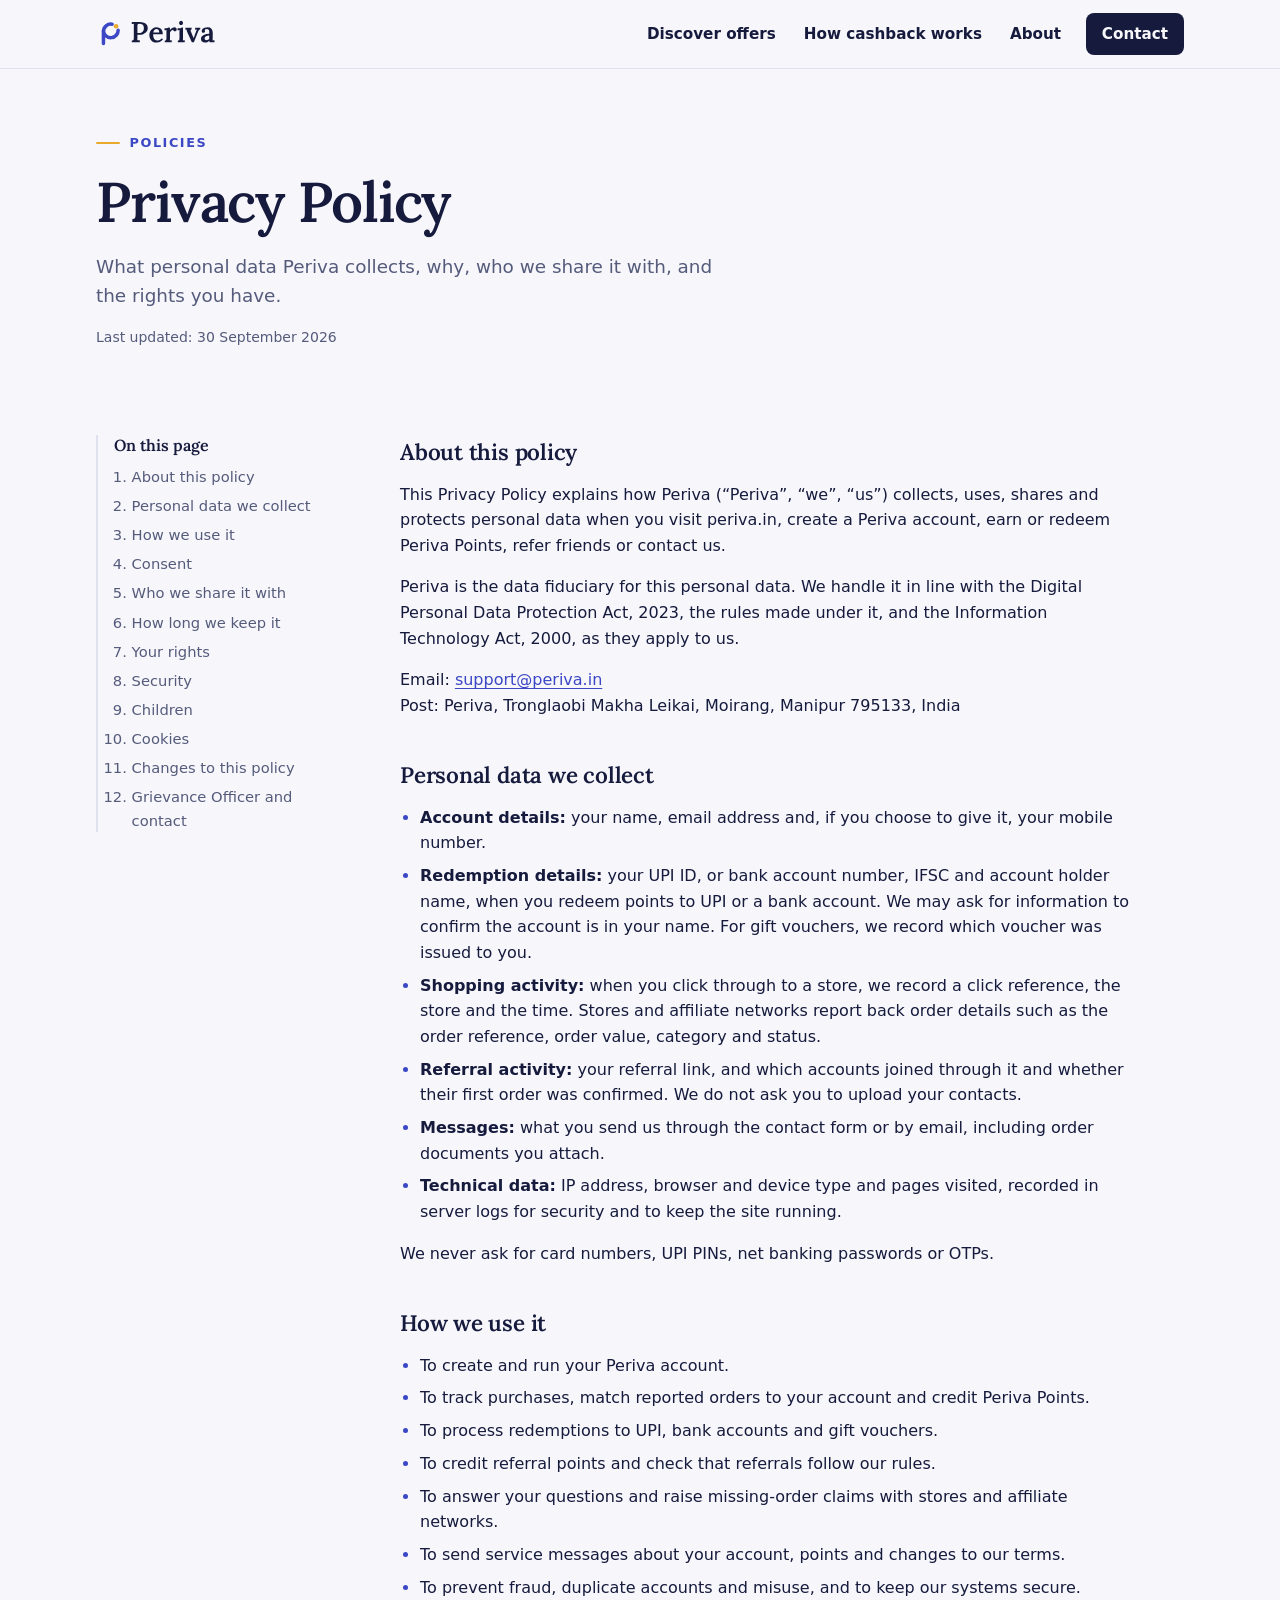
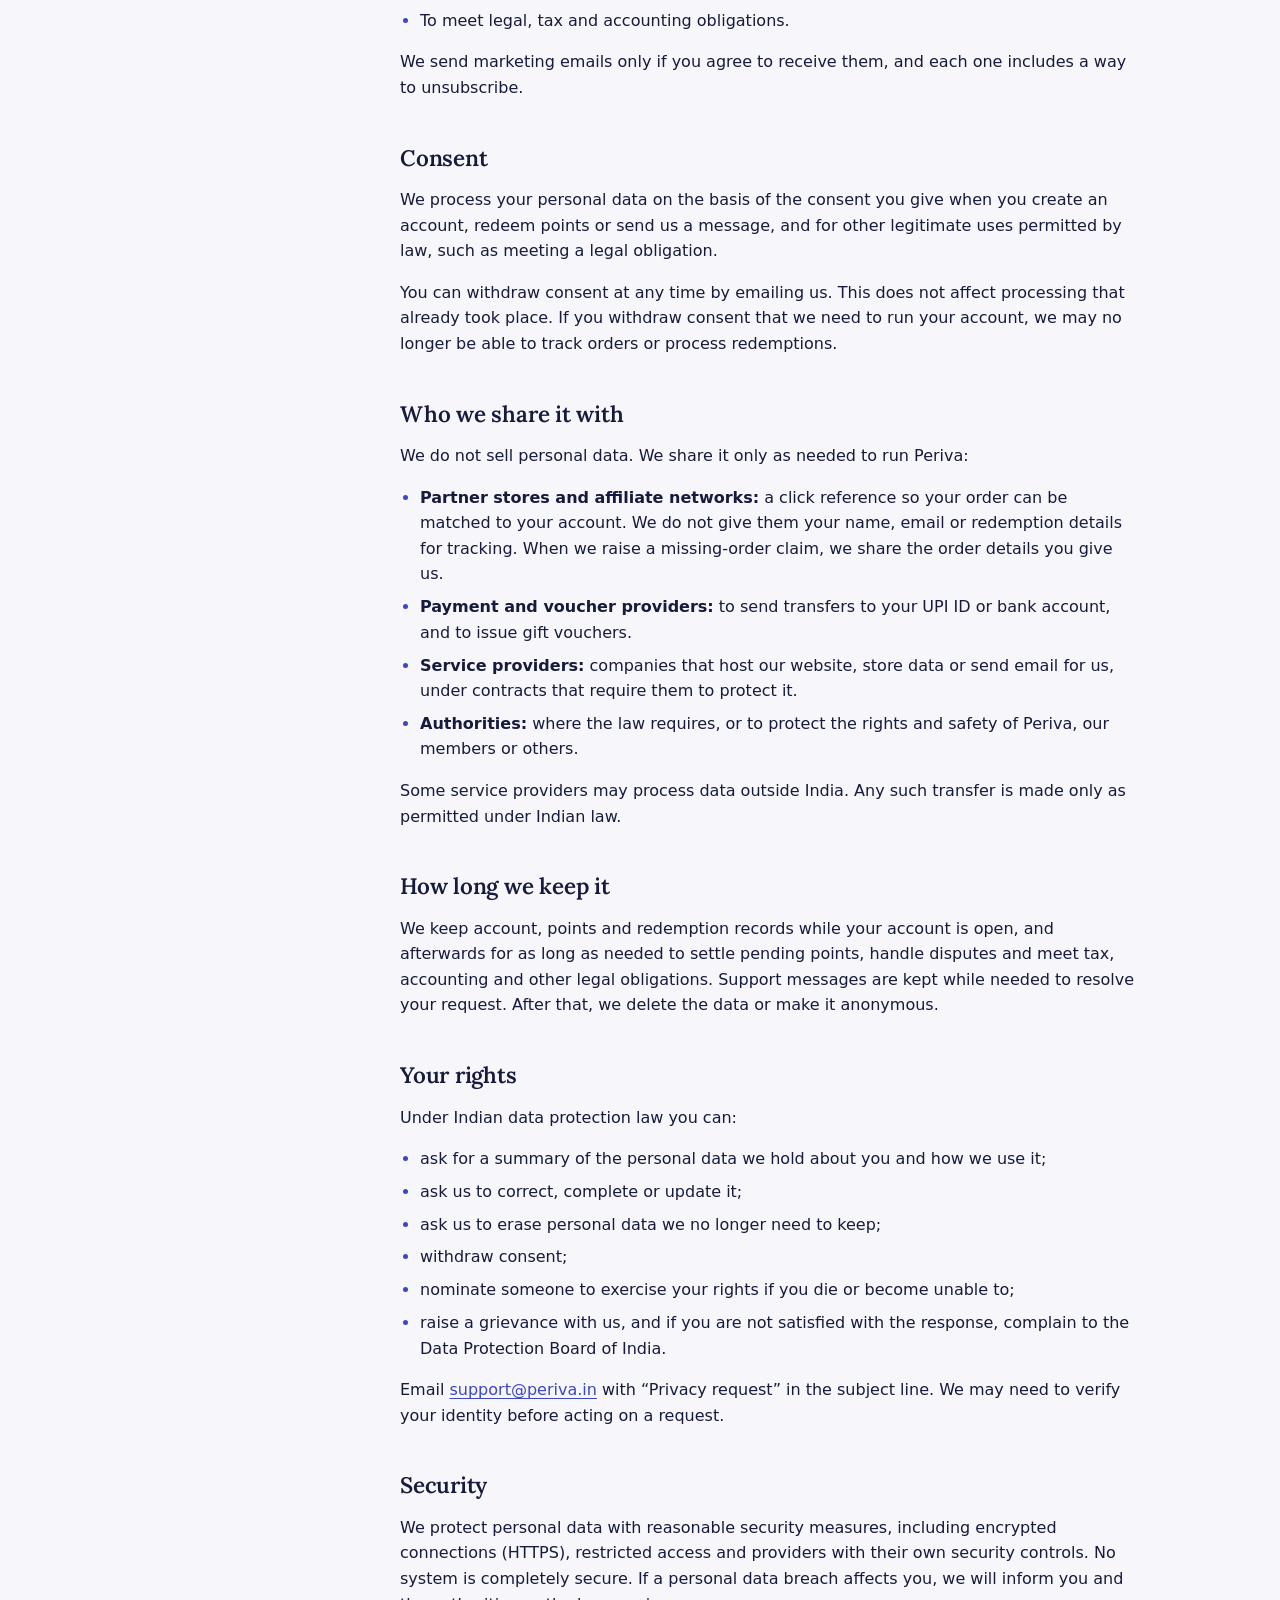
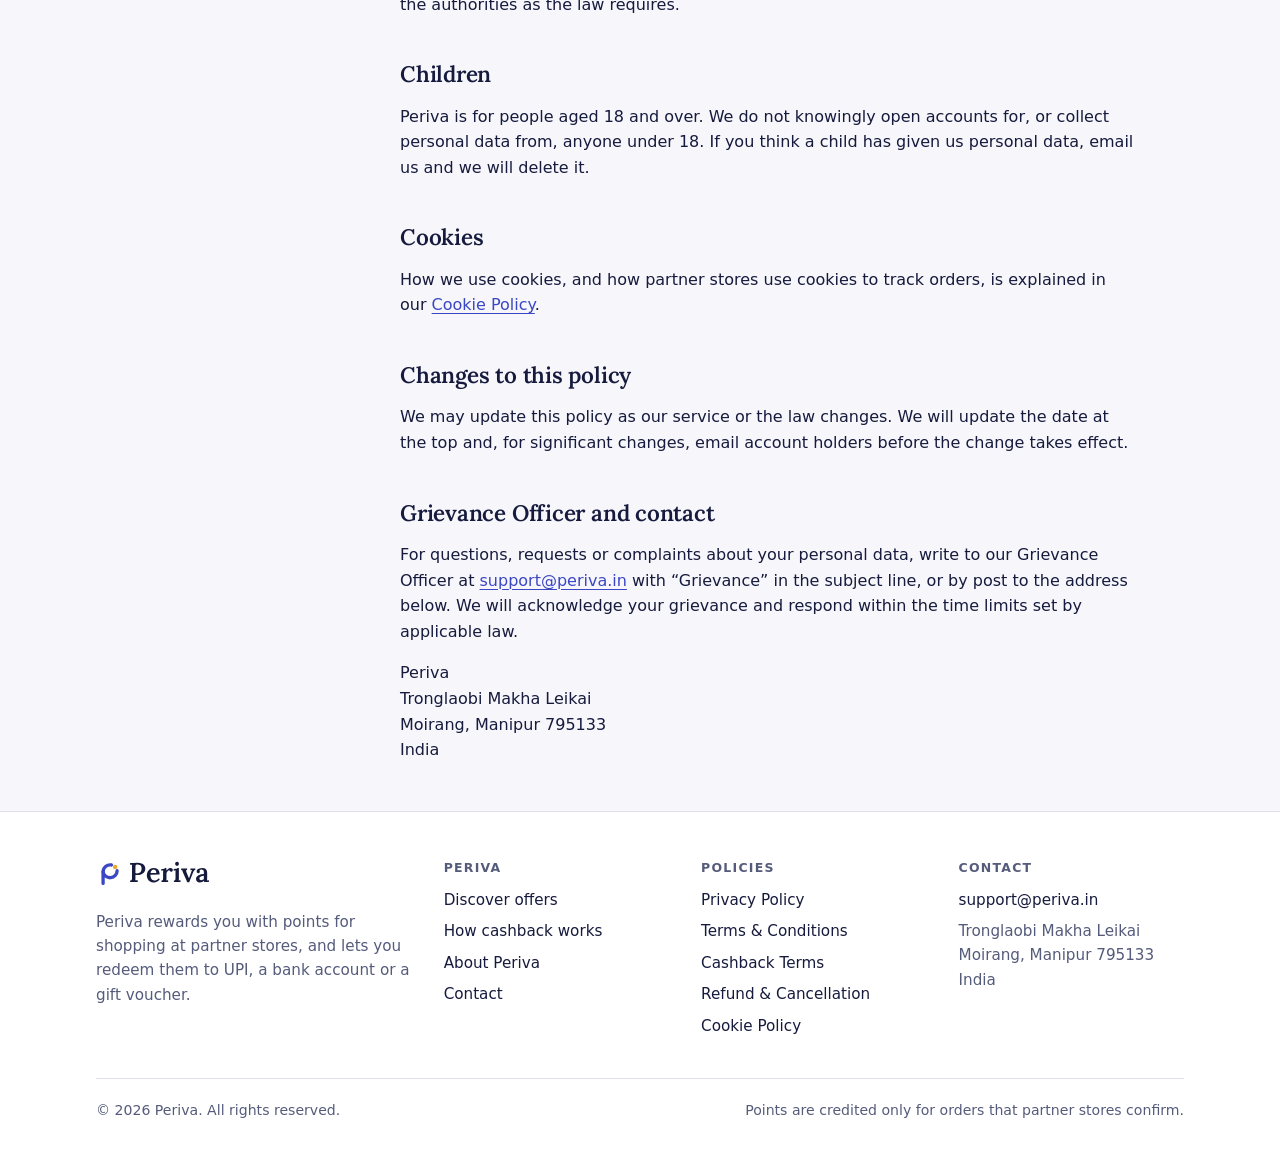
<file: privacy-policy.html>
<!doctype html>
<html lang="en-IN">
<head>
<meta charset="utf-8">
<meta name="viewport" content="width=device-width, initial-scale=1, viewport-fit=cover">
<title>Privacy Policy | Periva</title>
<meta name="description" content="How Periva collects, uses, shares and protects personal data, and how to exercise your rights under Indian data protection law.">
<meta name="robots" content="index,follow">
<link rel="canonical" href="https://periva.in/privacy-policy.html">
<meta name="theme-color" content="#161B3D">
<meta name="color-scheme" content="light dark">
<meta property="og:type" content="website">
<meta property="og:site_name" content="Periva">
<meta property="og:locale" content="en_IN">
<meta property="og:title" content="Privacy Policy | Periva">
<meta property="og:description" content="How Periva collects, uses, shares and protects personal data, and how to exercise your rights under Indian data protection law.">
<meta property="og:url" content="https://periva.in/privacy-policy.html">
<meta property="og:image" content="https://periva.in/assets/img/og-image.png">
<meta property="og:image:width" content="1200">
<meta property="og:image:height" content="630">
<meta property="og:image:alt" content="Periva logo with the line: Rewards on the shopping you already do">
<meta name="twitter:card" content="summary_large_image">
<meta name="twitter:title" content="Privacy Policy | Periva">
<meta name="twitter:description" content="How Periva collects, uses, shares and protects personal data, and how to exercise your rights under Indian data protection law.">
<meta name="twitter:image" content="https://periva.in/assets/img/og-image.png">
<link rel="icon" href="favicon.ico" sizes="32x32">
<link rel="icon" href="assets/img/favicon.svg" type="image/svg+xml">
<link rel="apple-touch-icon" href="assets/img/apple-touch-icon.png">
<link rel="manifest" href="site.webmanifest">
<link rel="stylesheet" href="assets/css/periva.css">
<script>document.documentElement.classList.add("js")</script>
<script src="assets/js/periva.js" defer></script>
</head>
<body>
<a class="skip-link" href="#main">Skip to content</a>
<header class="site-header">
  <div class="wrap header-inner">
    <a class="brand" href="index.html" aria-label="Periva home"><svg width="136" height="30" viewBox="0 0 290 64" role="img" aria-label="Periva"><g transform="translate(-1 -2)" fill="none" stroke-width="7.5" stroke-linecap="round" stroke-linejoin="round" style="stroke:var(--brand)"><path d="M17 55V29A16 16 0 0 1 35.78 13.24"/><path d="M48.76 26.22A16 16 0 0 1 17 29"/></g><circle cx="43.31" cy="15.69" r="5" style="fill:var(--gold)"/><g transform="translate(74 50) scale(0.062)" fill="currentColor"><path d="M51.66656494140625 -55.00067138671875Q79.666259765625 -56.333984375 94.66629028320312 -64.83377075195312Q109.66632080078125 -73.33355712890625 115.8331298828125 -94.50003051757812Q121.99993896484375 -115.66650390625 121.99993896484375 -153.99993896484375V-553.332275390625Q121.99993896484375 -577.9990844726562 123.33328247070312 -600.8325500488281Q124.6666259765625 -623.666015625 125.6666259765625 -637.3326416015625Q109.0 -636.3326416015625 86.9998779296875 -635.6659851074219Q64.999755859375 -634.9993286132812 51.66656494140625 -633.9993286132812V-700.0Q116.66693115234375 -701.0 182.667236328125 -701.1666564941406Q248.66754150390625 -701.3333129882812 315.33447265625 -702.0Q406.33428955078125 -702.6666870117188 472.0009460449219 -679.3333129882812Q537.6676025390625 -655.9999389648438 573.0009460449219 -608.3331298828125Q608.3342895507812 -560.6663208007812 608.0008544921875 -485.99932861328125Q608.0007934570312 -446.3326416015625 591.5007019042969 -406.4993896484375Q575.0006103515625 -366.6661376953125 539.5006408691406 -333.166259765625Q504.00067138671875 -299.6663818359375 446.6676025390625 -278.66644287109375Q389.33453369140625 -257.66650390625 307.66851806640625 -256.3331298828125Q291.66815185546875 -255.66644287109375 277.0013732910156 -255.66644287109375Q262.3345947265625 -255.66644287109375 247.66778564453125 -256.66644287109375V-149.6676025390625Q247.66778564453125 -122.00091552734375 246.83444213867188 -98.83413696289062Q246.0010986328125 -75.6673583984375 244.0010986328125 -62.6673583984375Q256.66766357421875 -63.6673583984375 273.00103759765625 -64.33401489257812Q289.33441162109375 -65.00067138671875 305.5010986328125 -65.50067138671875Q321.66778564453125 -66.00067138671875 331.33428955078125 -66.333984375V0.0H51.66656494140625ZM247.66778564453125 -320.33380126953125Q261.33428955078125 -319.00048828125 273.1675720214844 -318.1671447753906Q285.0008544921875 -317.33380126953125 299.33404541015625 -317.33380126953125Q355.00067138671875 -317.33380126953125 393.6670837402344 -337.16705322265625Q432.33349609375 -357.00030517578125 452.333251953125 -394.6668395996094Q472.3330078125 -432.3333740234375 472.3330078125 -485.66656494140625Q472.3330078125 -534.6666259765625 458.3330383300781 -565.8332214355469Q444.33306884765625 -596.9998168945312 421.1665344238281 -613.4996948242188Q398.0 -629.9995727539062 370.00030517578125 -636.1661376953125Q342.0006103515625 -642.3327026367188 314.00115966796875 -642.3327026367188Q288.33477783203125 -642.3327026367188 273.8347473144531 -633.9995727539062Q259.334716796875 -625.6664428710938 253.50125122070312 -605.4999694824219Q247.66778564453125 -585.33349609375 247.66778564453125 -550.0001831054688Z M908.66650390625 16.0Q836.999755859375 16.0 781.1664123535156 -16.5Q725.3330688476562 -49.0 693.999755859375 -108.5Q662.6664428710938 -168.0 662.6664428710938 -249.0Q662.6664428710938 -319.0 693.8330993652344 -380.0Q724.999755859375 -441.0 781.6664123535156 -478.5Q838.3330688476562 -516.0 913.3330688476562 -516.0Q955.3330688476562 -516.0 994.1664733886719 -503.8333740234375Q1032.9998779296875 -491.666748046875 1063.9999694824219 -463.8334045410156Q1095.0000610351562 -436.00006103515625 1113.3334655761719 -390.1665954589844Q1131.6668701171875 -344.3331298828125 1131.0001831054688 -277.6661376953125L795.0006713867188 -271.6661376953125Q795.0006713867188 -210.333251953125 809.5006103515625 -162.50021362304688Q824.0005493164062 -114.66717529296875 857.0004272460938 -87.50064086914062Q890.0003051757812 -60.3341064453125 944.0001831054688 -60.3341064453125Q967.6666259765625 -60.3341064453125 995.4998168945312 -68.6673583984375Q1023.3330078125 -77.0006103515625 1050.3329772949219 -94.33389282226562Q1077.3329467773438 -111.66717529296875 1098.3330688476562 -138.0006103515625L1136.33349609375 -103.33349609375Q1103.3333129882812 -55.33331298828125 1063.333251953125 -29.333282470703125Q1023.3331909179688 -3.333251953125 982.9998474121094 6.3333740234375Q942.66650390625 16.0 908.66650390625 16.0ZM800.000732421875 -332.3333740234375H1007.6659545898438Q1006.999267578125 -372.33349609375 996.499267578125 -399.83331298828125Q985.999267578125 -427.3331298828125 965.9993896484375 -441.8329162597656Q945.99951171875 -456.33270263671875 916.9998168945312 -456.33270263671875Q868.3334350585938 -456.33270263671875 838.8337097167969 -423.832763671875Q809.333984375 -391.33282470703125 800.000732421875 -332.3333740234375Z M1198.9999389648438 -53.33404541015625Q1227.9998779296875 -53.33404541015625 1239.9998779296875 -65.83395385742188Q1251.9998779296875 -78.3338623046875 1254.9999084472656 -101.16705322265625Q1257.9999389648438 -124.000244140625 1257.9999389648438 -153.3333740234375V-341.3321533203125Q1257.9999389648438 -358.66552734375 1258.8332824707031 -378.9989929199219Q1259.6666259765625 -399.33245849609375 1261.9999389648438 -419.6658935546875Q1245.3333129882812 -418.6658935546875 1225.1665649414062 -418.1658935546875Q1204.9998168945312 -417.6658935546875 1191.6666259765625 -416.6658935546875V-480.99993896484375H1228.6668090820312Q1269.0000610351562 -480.99993896484375 1296.1670532226562 -490.4999694824219Q1323.3340454101562 -500.0 1333.6673583984375 -510.0H1376.0010986328125Q1378.0010986328125 -498.0001220703125 1379.0010986328125 -471.8333740234375Q1380.0010986328125 -445.6666259765625 1380.3344116210938 -419.66693115234375Q1403.3346557617188 -450.00042724609375 1428.0012817382812 -471.33367919921875Q1452.6679077148438 -492.66693115234375 1479.167724609375 -504.3334655761719Q1505.6675415039062 -516.0 1533.6672973632812 -516.0Q1566.3341064453125 -516.0 1590.6675415039062 -497.9999084472656Q1615.0009765625 -479.99981689453125 1615.0009765625 -439.666259765625Q1615.0009765625 -426.99945068359375 1608.6676025390625 -412.166015625Q1602.334228515625 -397.33258056640625 1588.66748046875 -387.1658630371094Q1575.000732421875 -376.9991455078125 1551.667236328125 -376.9991455078125Q1531.0006103515625 -377.33245849609375 1512.6671142578125 -390.8323669433594Q1494.3336181640625 -404.332275390625 1493.33349609375 -434.33251953125Q1471.6669311523438 -434.66583251953125 1449.5003967285156 -418.9991149902344Q1427.3338623046875 -403.3323974609375 1409.3340148925781 -380.165771484375Q1391.3341674804688 -356.9991455078125 1381.3344116210938 -333.332763671875L1381.667724609375 -142.66778564453125Q1381.667724609375 -126.66790771484375 1380.8343811035156 -104.50103759765625Q1380.0010375976562 -82.33416748046875 1377.667724609375 -61.33404541015625Q1393.667724609375 -63.000732421875 1411.83447265625 -63.500732421875Q1430.001220703125 -64.000732421875 1442.0010986328125 -64.33404541015625V0.0H1198.9999389648438Z M1652.9999389648438 -53.33404541015625Q1681.9998779296875 -53.33404541015625 1693.9998779296875 -65.83395385742188Q1705.9998779296875 -78.3338623046875 1708.9999084472656 -101.16705322265625Q1711.9999389648438 -124.000244140625 1711.9999389648438 -153.3333740234375V-339.998779296875Q1711.9999389648438 -357.3321533203125 1712.9999389648438 -377.83233642578125Q1713.9999389648438 -398.33251953125 1715.9999389648438 -419.6658935546875Q1699.3333129882812 -418.6658935546875 1679.1665649414062 -417.9992370605469Q1658.9998168945312 -417.33258056640625 1645.6666259765625 -416.33258056640625V-480.99993896484375Q1691.0 -480.99993896484375 1720.33349609375 -485.6666259765625Q1749.6669921875 -490.33331298828125 1766.1671142578125 -497.0Q1782.667236328125 -503.66668701171875 1789.667236328125 -510.0H1835.3344116210938V-142.66778564453125Q1835.3344116210938 -126.66790771484375 1834.5010681152344 -104.50103759765625Q1833.667724609375 -82.33416748046875 1831.3344116210938 -61.33404541015625Q1847.3344116210938 -63.000732421875 1865.5011596679688 -63.500732421875Q1883.6679077148438 -64.000732421875 1895.6677856445312 -64.33404541015625V0.0H1652.9999389648438ZM1768.3338623046875 -595.666259765625Q1738.6669311523438 -595.666259765625 1718.6668090820312 -617.3330688476562Q1698.6666870117188 -638.9998779296875 1698.6666870117188 -670.0784948012408Q1698.6666870117188 -701.1571116727941 1719.5001525878906 -722.9121434828814Q1740.3336181640625 -744.6671752929688 1768.00048828125 -744.6671752929688Q1796.9636332194011 -744.6671752929688 1816.4822743733725 -722.9121434828814Q1836.0009155273438 -701.1571116727941 1836.0009155273438 -670.0784948012408Q1836.0009155273438 -638.9998779296875 1817.1675109863281 -617.3330688476562Q1798.3341064453125 -595.666259765625 1768.3338623046875 -595.666259765625Z M2142.3331909179688 3.0 1989.3328857421875 -337.00042724609375Q1976.6663208007812 -366.33349609375 1970.6664123535156 -383.9998779296875Q1964.66650390625 -401.666259765625 1962.4998779296875 -413.9994201660156Q1960.333251953125 -426.33258056640625 1957.9998779296875 -437.999267578125L1919.0 -435.66595458984375V-500H2136.3343505859375V-447.3326416015625Q2112.3345336914062 -446.66595458984375 2104.8345642089844 -434.1660461425781Q2097.3345947265625 -421.6661376953125 2100.6678466796875 -401.4996337890625Q2104.0010986328125 -381.3331298828125 2112.6676635742188 -358.33331298828125L2173.00048828125 -214.33428955078125Q2181.00048828125 -196.00091552734375 2188.8338317871094 -176.50088500976562Q2196.6671752929688 -157.0008544921875 2204.3338623046875 -137.0008544921875H2205.3338623046875Q2212.3339233398438 -156.0009765625 2219.5006103515625 -175.667724609375Q2226.6672973632812 -195.33447265625 2233.0006713867188 -214.66790771484375L2288.333251953125 -368.999267578125Q2296.9999389648438 -393.66595458984375 2304.9999084472656 -409.6658935546875Q2312.9998779296875 -425.66583251953125 2320.3333129882812 -439.3326416015625L2257.6666870117188 -435.66595458984375V-500.0H2437.0006713867188V-447.3326416015625Q2414.333984375 -444.6658935546875 2397.3339233398438 -425.3324279785156Q2380.3338623046875 -405.99896240234375 2367.167205810547 -378.3323669433594Q2354.0005493164062 -350.665771484375 2342.6674194335938 -322.33294677734375L2213.66748046875 3.0Z M2758.6660766601562 0.0Q2756.332763671875 -14.99993896484375 2755.6661071777344 -25.666534423828125Q2754.9994506835938 -36.3331298828125 2753.6661376953125 -49.66644287109375Q2719.6661376953125 -15.66644287109375 2681.1661682128906 0.166778564453125Q2642.6661987304688 16.0 2601.9996337890625 16.0Q2533.9998779296875 16.0 2497.6665649414062 -20.833404541015625Q2461.333251953125 -57.66680908203125 2461.333251953125 -112.3336181640625Q2461.333251953125 -159.6669921875 2487.16650390625 -193.50033569335938Q2512.999755859375 -227.33367919921875 2555.1663208007812 -248.83367919921875Q2597.3328857421875 -270.33367919921875 2648.1661376953125 -281.5003662109375Q2698.9993896484375 -292.66705322265625 2748.9993896484375 -293.6671142578125V-349.000244140625Q2748.9993896484375 -378.00006103515625 2742.666046142578 -402.33319091796875Q2736.3327026367188 -426.66632080078125 2719.332794189453 -441.33282470703125Q2702.3328857421875 -455.99932861328125 2668.9998779296875 -455.66595458984375Q2646.666748046875 -455.33258056640625 2624.5003356933594 -446.666015625Q2602.3339233398438 -437.99945068359375 2589.0006103515625 -419.66644287109375Q2597.0006103515625 -410.999755859375 2599.167266845703 -400.499755859375Q2601.3339233398438 -389.999755859375 2601.3339233398438 -381.66644287109375Q2601.3339233398438 -364.33294677734375 2587.3338012695312 -344.83282470703125Q2573.3336791992188 -325.33270263671875 2541.6668090820312 -326.33270263671875Q2514.6666259765625 -326.9993896484375 2500.3331909179688 -345.1661682128906Q2485.999755859375 -363.33294677734375 2485.999755859375 -387.999755859375Q2485.999755859375 -425.9998779296875 2513.4998168945312 -454.6665954589844Q2540.9998779296875 -483.33331298828125 2587.9999389648438 -499.6666564941406Q2635 -516 2692.6666870117188 -516.0Q2779.3334350585938 -516.0 2825.000274658203 -470.83331298828125Q2870.6671142578125 -425.6666259765625 2870.3338012695312 -326.9998779296875Q2870.3338012695312 -291.99993896484375 2870.3338012695312 -263.5002136230469Q2870.3338012695312 -235.00048828125 2869.8338012695312 -206.50076293945312Q2869.3338012695312 -178.00103759765625 2869.3338012695312 -142.66778564453125Q2869.3338012695312 -128.00115966796875 2868.3338012695312 -105.66763305664062Q2867.3338012695312 -83.3341064453125 2865.3338012695312 -61.33404541015625Q2882.6671142578125 -63.000732421875 2901.1671447753906 -63.667388916015625Q2919.6671752929688 -64.33404541015625 2932.3336791992188 -64.6673583984375V0.0ZM2748.3327026367188 -234.99969482421875Q2718.3328247070312 -232.66632080078125 2689.1664123535156 -225.49966430664062Q2660.0 -218.3330078125 2637.1669311523438 -205.33306884765625Q2614.3338623046875 -192.3331298828125 2600.8340454101562 -172.83328247070312Q2587.334228515625 -153.33343505859375 2587.6675415039062 -127.66705322265625Q2589.0008544921875 -96.667236328125 2607.8340759277344 -82.50070190429688Q2626.6672973632812 -68.33416748046875 2651.6671142578125 -68.33416748046875Q2680.666748046875 -68.33416748046875 2704.166534423828 -80.16738891601562Q2727.6663208007812 -92.0006103515625 2748.3327026367188 -112.0003662109375Q2747.9993896484375 -122.33367919921875 2747.9993896484375 -133.00027465820312Q2747.9993896484375 -143.6668701171875 2747.9993896484375 -155.0001220703125Q2747.9993896484375 -168.66705322265625 2748.166046142578 -190.00021362304688Q2748.3327026367188 -211.3333740234375 2748.3327026367188 -234.99969482421875Z"/></g></svg></a>
    <button class="nav-toggle" type="button" aria-expanded="false" aria-controls="site-nav"><svg width="24" height="24" viewBox="0 0 24 24" fill="none" stroke="currentColor" stroke-width="1.8" stroke-linecap="round" stroke-linejoin="round" aria-hidden="true" focusable="false"><path d="M4 7h16M4 12h16M4 17h10"/></svg><span class="nav-toggle-label">Menu</span></button>
    <nav class="site-nav" id="site-nav" aria-label="Main"><ul><li><a href="offers.html">Discover offers</a></li><li><a href="how-cashback-works.html">How cashback works</a></li><li><a href="about.html">About</a></li><li><a class="nav-cta" href="contact.html">Contact</a></li></ul></nav>
  </div>
</header>
<main id="main" tabindex="-1">
<section class="page-hero">
  <div class="wrap"><div class="stack">
    <p class="kicker">Policies</p>
    <h1>Privacy Policy</h1>
    <p class="lede">What personal data Periva collects, why, who we share it with, and the rights you have.</p>
    <p class="small muted">Last updated: <time datetime="2026-09-30">30 September 2026</time></p>
  </div></div>
</section>
<section class="section-sm">
  <div class="wrap legal">
    <nav class="legal-toc" aria-label="On this page"><p>On this page</p><ol><li><a href="#about">About this policy</a></li><li><a href="#collect">Personal data we collect</a></li><li><a href="#use">How we use it</a></li><li><a href="#basis">Consent</a></li><li><a href="#share">Who we share it with</a></li><li><a href="#keep">How long we keep it</a></li><li><a href="#rights">Your rights</a></li><li><a href="#security">Security</a></li><li><a href="#children">Children</a></li><li><a href="#cookies">Cookies</a></li><li><a href="#changes">Changes to this policy</a></li><li><a href="#grievance">Grievance Officer and contact</a></li></ol></nav>
    <article class="prose"><h2 id="about">About this policy</h2><p>This Privacy Policy explains how Periva (“Periva”, “we”, “us”) collects, uses, shares and protects personal data when you visit periva.in, create a Periva account, earn or redeem Periva Points, refer friends or contact us.</p>
<p>Periva is the data fiduciary for this personal data. We handle it in line with the Digital Personal Data Protection Act, 2023, the rules made under it, and the Information Technology Act, 2000, as they apply to us.</p><p>Email: <a href="mailto:support@periva.in">support@periva.in</a><br>Post: Periva, Tronglaobi Makha Leikai, Moirang, Manipur 795133, India</p><h2 id="collect">Personal data we collect</h2><ul>
<li><strong>Account details:</strong> your name, email address and, if you choose to give it, your mobile number.</li>
<li><strong>Redemption details:</strong> your UPI ID, or bank account number, IFSC and account holder name, when you redeem points to UPI or a bank account. We may ask for information to confirm the account is in your name. For gift vouchers, we record which voucher was issued to you.</li>
<li><strong>Shopping activity:</strong> when you click through to a store, we record a click reference, the store and the time. Stores and affiliate networks report back order details such as the order reference, order value, category and status.</li>
<li><strong>Referral activity:</strong> your referral link, and which accounts joined through it and whether their first order was confirmed. We do not ask you to upload your contacts.</li>
<li><strong>Messages:</strong> what you send us through the contact form or by email, including order documents you attach.</li>
<li><strong>Technical data:</strong> IP address, browser and device type and pages visited, recorded in server logs for security and to keep the site running.</li>
</ul>
<p>We never ask for card numbers, UPI PINs, net banking passwords or OTPs.</p><h2 id="use">How we use it</h2><ul>
<li>To create and run your Periva account.</li>
<li>To track purchases, match reported orders to your account and credit Periva Points.</li>
<li>To process redemptions to UPI, bank accounts and gift vouchers.</li>
<li>To credit referral points and check that referrals follow our rules.</li>
<li>To answer your questions and raise missing-order claims with stores and affiliate networks.</li>
<li>To send service messages about your account, points and changes to our terms.</li>
<li>To prevent fraud, duplicate accounts and misuse, and to keep our systems secure.</li>
<li>To meet legal, tax and accounting obligations.</li>
</ul>
<p>We send marketing emails only if you agree to receive them, and each one includes a way to unsubscribe.</p><h2 id="basis">Consent</h2><p>We process your personal data on the basis of the consent you give when you create an account, redeem points or send us a message, and for other legitimate uses permitted by law, such as meeting a legal obligation.</p>
<p>You can withdraw consent at any time by emailing us. This does not affect processing that already took place. If you withdraw consent that we need to run your account, we may no longer be able to track orders or process redemptions.</p><h2 id="share">Who we share it with</h2><p>We do not sell personal data. We share it only as needed to run Periva:</p>
<ul>
<li><strong>Partner stores and affiliate networks:</strong> a click reference so your order can be matched to your account. We do not give them your name, email or redemption details for tracking. When we raise a missing-order claim, we share the order details you give us.</li>
<li><strong>Payment and voucher providers:</strong> to send transfers to your UPI ID or bank account, and to issue gift vouchers.</li>
<li><strong>Service providers:</strong> companies that host our website, store data or send email for us, under contracts that require them to protect it.</li>
<li><strong>Authorities:</strong> where the law requires, or to protect the rights and safety of Periva, our members or others.</li>
</ul>
<p>Some service providers may process data outside India. Any such transfer is made only as permitted under Indian law.</p><h2 id="keep">How long we keep it</h2><p>We keep account, points and redemption records while your account is open, and afterwards for as long as needed to settle pending points, handle disputes and meet tax, accounting and other legal obligations. Support messages are kept while needed to resolve your request. After that, we delete the data or make it anonymous.</p><h2 id="rights">Your rights</h2><p>Under Indian data protection law you can:</p>
<ul>
<li>ask for a summary of the personal data we hold about you and how we use it;</li>
<li>ask us to correct, complete or update it;</li>
<li>ask us to erase personal data we no longer need to keep;</li>
<li>withdraw consent;</li>
<li>nominate someone to exercise your rights if you die or become unable to;</li>
<li>raise a grievance with us, and if you are not satisfied with the response, complain to the Data Protection Board of India.</li>
</ul>
<p>Email <a href="mailto:support@periva.in">support@periva.in</a> with “Privacy request” in the subject line. We may need to verify your identity before acting on a request.</p><h2 id="security">Security</h2><p>We protect personal data with reasonable security measures, including encrypted connections (HTTPS), restricted access and providers with their own security controls. No system is completely secure. If a personal data breach affects you, we will inform you and the authorities as the law requires.</p><h2 id="children">Children</h2><p>Periva is for people aged 18 and over. We do not knowingly open accounts for, or collect personal data from, anyone under 18. If you think a child has given us personal data, email us and we will delete it.</p><h2 id="cookies">Cookies</h2><p>How we use cookies, and how partner stores use cookies to track orders, is explained in our <a href="cookie-policy.html">Cookie Policy</a>.</p><h2 id="changes">Changes to this policy</h2><p>We may update this policy as our service or the law changes. We will update the date at the top and, for significant changes, email account holders before the change takes effect.</p><h2 id="grievance">Grievance Officer and contact</h2><p>For questions, requests or complaints about your personal data, write to our Grievance Officer at <a href="mailto:support@periva.in">support@periva.in</a> with “Grievance” in the subject line, or by post to the address below. We will acknowledge your grievance and respond within the time limits set by applicable law.</p>
<address>Periva<br>Tronglaobi Makha Leikai<br>Moirang, Manipur 795133<br>India</address></article>
  </div>
</section>
</main>
<footer class="site-footer">
  <div class="wrap">
    <div class="footer-grid">
      <div class="footer-brand">
        <a href="index.html" aria-label="Periva home"><svg width="136" height="30" viewBox="0 0 290 64" role="img" aria-label="Periva"><g transform="translate(-1 -2)" fill="none" stroke-width="7.5" stroke-linecap="round" stroke-linejoin="round" style="stroke:var(--brand)"><path d="M17 55V29A16 16 0 0 1 35.78 13.24"/><path d="M48.76 26.22A16 16 0 0 1 17 29"/></g><circle cx="43.31" cy="15.69" r="5" style="fill:var(--gold)"/><g transform="translate(74 50) scale(0.062)" fill="currentColor"><path d="M51.66656494140625 -55.00067138671875Q79.666259765625 -56.333984375 94.66629028320312 -64.83377075195312Q109.66632080078125 -73.33355712890625 115.8331298828125 -94.50003051757812Q121.99993896484375 -115.66650390625 121.99993896484375 -153.99993896484375V-553.332275390625Q121.99993896484375 -577.9990844726562 123.33328247070312 -600.8325500488281Q124.6666259765625 -623.666015625 125.6666259765625 -637.3326416015625Q109.0 -636.3326416015625 86.9998779296875 -635.6659851074219Q64.999755859375 -634.9993286132812 51.66656494140625 -633.9993286132812V-700.0Q116.66693115234375 -701.0 182.667236328125 -701.1666564941406Q248.66754150390625 -701.3333129882812 315.33447265625 -702.0Q406.33428955078125 -702.6666870117188 472.0009460449219 -679.3333129882812Q537.6676025390625 -655.9999389648438 573.0009460449219 -608.3331298828125Q608.3342895507812 -560.6663208007812 608.0008544921875 -485.99932861328125Q608.0007934570312 -446.3326416015625 591.5007019042969 -406.4993896484375Q575.0006103515625 -366.6661376953125 539.5006408691406 -333.166259765625Q504.00067138671875 -299.6663818359375 446.6676025390625 -278.66644287109375Q389.33453369140625 -257.66650390625 307.66851806640625 -256.3331298828125Q291.66815185546875 -255.66644287109375 277.0013732910156 -255.66644287109375Q262.3345947265625 -255.66644287109375 247.66778564453125 -256.66644287109375V-149.6676025390625Q247.66778564453125 -122.00091552734375 246.83444213867188 -98.83413696289062Q246.0010986328125 -75.6673583984375 244.0010986328125 -62.6673583984375Q256.66766357421875 -63.6673583984375 273.00103759765625 -64.33401489257812Q289.33441162109375 -65.00067138671875 305.5010986328125 -65.50067138671875Q321.66778564453125 -66.00067138671875 331.33428955078125 -66.333984375V0.0H51.66656494140625ZM247.66778564453125 -320.33380126953125Q261.33428955078125 -319.00048828125 273.1675720214844 -318.1671447753906Q285.0008544921875 -317.33380126953125 299.33404541015625 -317.33380126953125Q355.00067138671875 -317.33380126953125 393.6670837402344 -337.16705322265625Q432.33349609375 -357.00030517578125 452.333251953125 -394.6668395996094Q472.3330078125 -432.3333740234375 472.3330078125 -485.66656494140625Q472.3330078125 -534.6666259765625 458.3330383300781 -565.8332214355469Q444.33306884765625 -596.9998168945312 421.1665344238281 -613.4996948242188Q398.0 -629.9995727539062 370.00030517578125 -636.1661376953125Q342.0006103515625 -642.3327026367188 314.00115966796875 -642.3327026367188Q288.33477783203125 -642.3327026367188 273.8347473144531 -633.9995727539062Q259.334716796875 -625.6664428710938 253.50125122070312 -605.4999694824219Q247.66778564453125 -585.33349609375 247.66778564453125 -550.0001831054688Z M908.66650390625 16.0Q836.999755859375 16.0 781.1664123535156 -16.5Q725.3330688476562 -49.0 693.999755859375 -108.5Q662.6664428710938 -168.0 662.6664428710938 -249.0Q662.6664428710938 -319.0 693.8330993652344 -380.0Q724.999755859375 -441.0 781.6664123535156 -478.5Q838.3330688476562 -516.0 913.3330688476562 -516.0Q955.3330688476562 -516.0 994.1664733886719 -503.8333740234375Q1032.9998779296875 -491.666748046875 1063.9999694824219 -463.8334045410156Q1095.0000610351562 -436.00006103515625 1113.3334655761719 -390.1665954589844Q1131.6668701171875 -344.3331298828125 1131.0001831054688 -277.6661376953125L795.0006713867188 -271.6661376953125Q795.0006713867188 -210.333251953125 809.5006103515625 -162.50021362304688Q824.0005493164062 -114.66717529296875 857.0004272460938 -87.50064086914062Q890.0003051757812 -60.3341064453125 944.0001831054688 -60.3341064453125Q967.6666259765625 -60.3341064453125 995.4998168945312 -68.6673583984375Q1023.3330078125 -77.0006103515625 1050.3329772949219 -94.33389282226562Q1077.3329467773438 -111.66717529296875 1098.3330688476562 -138.0006103515625L1136.33349609375 -103.33349609375Q1103.3333129882812 -55.33331298828125 1063.333251953125 -29.333282470703125Q1023.3331909179688 -3.333251953125 982.9998474121094 6.3333740234375Q942.66650390625 16.0 908.66650390625 16.0ZM800.000732421875 -332.3333740234375H1007.6659545898438Q1006.999267578125 -372.33349609375 996.499267578125 -399.83331298828125Q985.999267578125 -427.3331298828125 965.9993896484375 -441.8329162597656Q945.99951171875 -456.33270263671875 916.9998168945312 -456.33270263671875Q868.3334350585938 -456.33270263671875 838.8337097167969 -423.832763671875Q809.333984375 -391.33282470703125 800.000732421875 -332.3333740234375Z M1198.9999389648438 -53.33404541015625Q1227.9998779296875 -53.33404541015625 1239.9998779296875 -65.83395385742188Q1251.9998779296875 -78.3338623046875 1254.9999084472656 -101.16705322265625Q1257.9999389648438 -124.000244140625 1257.9999389648438 -153.3333740234375V-341.3321533203125Q1257.9999389648438 -358.66552734375 1258.8332824707031 -378.9989929199219Q1259.6666259765625 -399.33245849609375 1261.9999389648438 -419.6658935546875Q1245.3333129882812 -418.6658935546875 1225.1665649414062 -418.1658935546875Q1204.9998168945312 -417.6658935546875 1191.6666259765625 -416.6658935546875V-480.99993896484375H1228.6668090820312Q1269.0000610351562 -480.99993896484375 1296.1670532226562 -490.4999694824219Q1323.3340454101562 -500.0 1333.6673583984375 -510.0H1376.0010986328125Q1378.0010986328125 -498.0001220703125 1379.0010986328125 -471.8333740234375Q1380.0010986328125 -445.6666259765625 1380.3344116210938 -419.66693115234375Q1403.3346557617188 -450.00042724609375 1428.0012817382812 -471.33367919921875Q1452.6679077148438 -492.66693115234375 1479.167724609375 -504.3334655761719Q1505.6675415039062 -516.0 1533.6672973632812 -516.0Q1566.3341064453125 -516.0 1590.6675415039062 -497.9999084472656Q1615.0009765625 -479.99981689453125 1615.0009765625 -439.666259765625Q1615.0009765625 -426.99945068359375 1608.6676025390625 -412.166015625Q1602.334228515625 -397.33258056640625 1588.66748046875 -387.1658630371094Q1575.000732421875 -376.9991455078125 1551.667236328125 -376.9991455078125Q1531.0006103515625 -377.33245849609375 1512.6671142578125 -390.8323669433594Q1494.3336181640625 -404.332275390625 1493.33349609375 -434.33251953125Q1471.6669311523438 -434.66583251953125 1449.5003967285156 -418.9991149902344Q1427.3338623046875 -403.3323974609375 1409.3340148925781 -380.165771484375Q1391.3341674804688 -356.9991455078125 1381.3344116210938 -333.332763671875L1381.667724609375 -142.66778564453125Q1381.667724609375 -126.66790771484375 1380.8343811035156 -104.50103759765625Q1380.0010375976562 -82.33416748046875 1377.667724609375 -61.33404541015625Q1393.667724609375 -63.000732421875 1411.83447265625 -63.500732421875Q1430.001220703125 -64.000732421875 1442.0010986328125 -64.33404541015625V0.0H1198.9999389648438Z M1652.9999389648438 -53.33404541015625Q1681.9998779296875 -53.33404541015625 1693.9998779296875 -65.83395385742188Q1705.9998779296875 -78.3338623046875 1708.9999084472656 -101.16705322265625Q1711.9999389648438 -124.000244140625 1711.9999389648438 -153.3333740234375V-339.998779296875Q1711.9999389648438 -357.3321533203125 1712.9999389648438 -377.83233642578125Q1713.9999389648438 -398.33251953125 1715.9999389648438 -419.6658935546875Q1699.3333129882812 -418.6658935546875 1679.1665649414062 -417.9992370605469Q1658.9998168945312 -417.33258056640625 1645.6666259765625 -416.33258056640625V-480.99993896484375Q1691.0 -480.99993896484375 1720.33349609375 -485.6666259765625Q1749.6669921875 -490.33331298828125 1766.1671142578125 -497.0Q1782.667236328125 -503.66668701171875 1789.667236328125 -510.0H1835.3344116210938V-142.66778564453125Q1835.3344116210938 -126.66790771484375 1834.5010681152344 -104.50103759765625Q1833.667724609375 -82.33416748046875 1831.3344116210938 -61.33404541015625Q1847.3344116210938 -63.000732421875 1865.5011596679688 -63.500732421875Q1883.6679077148438 -64.000732421875 1895.6677856445312 -64.33404541015625V0.0H1652.9999389648438ZM1768.3338623046875 -595.666259765625Q1738.6669311523438 -595.666259765625 1718.6668090820312 -617.3330688476562Q1698.6666870117188 -638.9998779296875 1698.6666870117188 -670.0784948012408Q1698.6666870117188 -701.1571116727941 1719.5001525878906 -722.9121434828814Q1740.3336181640625 -744.6671752929688 1768.00048828125 -744.6671752929688Q1796.9636332194011 -744.6671752929688 1816.4822743733725 -722.9121434828814Q1836.0009155273438 -701.1571116727941 1836.0009155273438 -670.0784948012408Q1836.0009155273438 -638.9998779296875 1817.1675109863281 -617.3330688476562Q1798.3341064453125 -595.666259765625 1768.3338623046875 -595.666259765625Z M2142.3331909179688 3.0 1989.3328857421875 -337.00042724609375Q1976.6663208007812 -366.33349609375 1970.6664123535156 -383.9998779296875Q1964.66650390625 -401.666259765625 1962.4998779296875 -413.9994201660156Q1960.333251953125 -426.33258056640625 1957.9998779296875 -437.999267578125L1919.0 -435.66595458984375V-500H2136.3343505859375V-447.3326416015625Q2112.3345336914062 -446.66595458984375 2104.8345642089844 -434.1660461425781Q2097.3345947265625 -421.6661376953125 2100.6678466796875 -401.4996337890625Q2104.0010986328125 -381.3331298828125 2112.6676635742188 -358.33331298828125L2173.00048828125 -214.33428955078125Q2181.00048828125 -196.00091552734375 2188.8338317871094 -176.50088500976562Q2196.6671752929688 -157.0008544921875 2204.3338623046875 -137.0008544921875H2205.3338623046875Q2212.3339233398438 -156.0009765625 2219.5006103515625 -175.667724609375Q2226.6672973632812 -195.33447265625 2233.0006713867188 -214.66790771484375L2288.333251953125 -368.999267578125Q2296.9999389648438 -393.66595458984375 2304.9999084472656 -409.6658935546875Q2312.9998779296875 -425.66583251953125 2320.3333129882812 -439.3326416015625L2257.6666870117188 -435.66595458984375V-500.0H2437.0006713867188V-447.3326416015625Q2414.333984375 -444.6658935546875 2397.3339233398438 -425.3324279785156Q2380.3338623046875 -405.99896240234375 2367.167205810547 -378.3323669433594Q2354.0005493164062 -350.665771484375 2342.6674194335938 -322.33294677734375L2213.66748046875 3.0Z M2758.6660766601562 0.0Q2756.332763671875 -14.99993896484375 2755.6661071777344 -25.666534423828125Q2754.9994506835938 -36.3331298828125 2753.6661376953125 -49.66644287109375Q2719.6661376953125 -15.66644287109375 2681.1661682128906 0.166778564453125Q2642.6661987304688 16.0 2601.9996337890625 16.0Q2533.9998779296875 16.0 2497.6665649414062 -20.833404541015625Q2461.333251953125 -57.66680908203125 2461.333251953125 -112.3336181640625Q2461.333251953125 -159.6669921875 2487.16650390625 -193.50033569335938Q2512.999755859375 -227.33367919921875 2555.1663208007812 -248.83367919921875Q2597.3328857421875 -270.33367919921875 2648.1661376953125 -281.5003662109375Q2698.9993896484375 -292.66705322265625 2748.9993896484375 -293.6671142578125V-349.000244140625Q2748.9993896484375 -378.00006103515625 2742.666046142578 -402.33319091796875Q2736.3327026367188 -426.66632080078125 2719.332794189453 -441.33282470703125Q2702.3328857421875 -455.99932861328125 2668.9998779296875 -455.66595458984375Q2646.666748046875 -455.33258056640625 2624.5003356933594 -446.666015625Q2602.3339233398438 -437.99945068359375 2589.0006103515625 -419.66644287109375Q2597.0006103515625 -410.999755859375 2599.167266845703 -400.499755859375Q2601.3339233398438 -389.999755859375 2601.3339233398438 -381.66644287109375Q2601.3339233398438 -364.33294677734375 2587.3338012695312 -344.83282470703125Q2573.3336791992188 -325.33270263671875 2541.6668090820312 -326.33270263671875Q2514.6666259765625 -326.9993896484375 2500.3331909179688 -345.1661682128906Q2485.999755859375 -363.33294677734375 2485.999755859375 -387.999755859375Q2485.999755859375 -425.9998779296875 2513.4998168945312 -454.6665954589844Q2540.9998779296875 -483.33331298828125 2587.9999389648438 -499.6666564941406Q2635 -516 2692.6666870117188 -516.0Q2779.3334350585938 -516.0 2825.000274658203 -470.83331298828125Q2870.6671142578125 -425.6666259765625 2870.3338012695312 -326.9998779296875Q2870.3338012695312 -291.99993896484375 2870.3338012695312 -263.5002136230469Q2870.3338012695312 -235.00048828125 2869.8338012695312 -206.50076293945312Q2869.3338012695312 -178.00103759765625 2869.3338012695312 -142.66778564453125Q2869.3338012695312 -128.00115966796875 2868.3338012695312 -105.66763305664062Q2867.3338012695312 -83.3341064453125 2865.3338012695312 -61.33404541015625Q2882.6671142578125 -63.000732421875 2901.1671447753906 -63.667388916015625Q2919.6671752929688 -64.33404541015625 2932.3336791992188 -64.6673583984375V0.0ZM2748.3327026367188 -234.99969482421875Q2718.3328247070312 -232.66632080078125 2689.1664123535156 -225.49966430664062Q2660.0 -218.3330078125 2637.1669311523438 -205.33306884765625Q2614.3338623046875 -192.3331298828125 2600.8340454101562 -172.83328247070312Q2587.334228515625 -153.33343505859375 2587.6675415039062 -127.66705322265625Q2589.0008544921875 -96.667236328125 2607.8340759277344 -82.50070190429688Q2626.6672973632812 -68.33416748046875 2651.6671142578125 -68.33416748046875Q2680.666748046875 -68.33416748046875 2704.166534423828 -80.16738891601562Q2727.6663208007812 -92.0006103515625 2748.3327026367188 -112.0003662109375Q2747.9993896484375 -122.33367919921875 2747.9993896484375 -133.00027465820312Q2747.9993896484375 -143.6668701171875 2747.9993896484375 -155.0001220703125Q2747.9993896484375 -168.66705322265625 2748.166046142578 -190.00021362304688Q2748.3327026367188 -211.3333740234375 2748.3327026367188 -234.99969482421875Z"/></g></svg></a>
        <p>Periva rewards you with points for shopping at partner stores, and lets you redeem them to UPI, a bank account or a gift voucher.</p>
      </div>
      <div><h2>Periva</h2><ul>
        <li><a href="offers.html">Discover offers</a></li>
        <li><a href="how-cashback-works.html">How cashback works</a></li>
        <li><a href="about.html">About Periva</a></li>
        <li><a href="contact.html">Contact</a></li>
      </ul></div>
      <div><h2>Policies</h2><ul><li><a href="privacy-policy.html">Privacy Policy</a></li><li><a href="terms.html">Terms & Conditions</a></li><li><a href="cashback-terms.html">Cashback Terms</a></li><li><a href="refund-policy.html">Refund & Cancellation</a></li><li><a href="cookie-policy.html">Cookie Policy</a></li></ul></div>
      <div><h2>Contact</h2><ul>
        <li><a href="mailto:support@periva.in">support@periva.in</a></li>
        <li><address>Tronglaobi Makha Leikai<br>Moirang, Manipur 795133<br>India</address></li>
      </ul></div>
    </div>
    <div class="footer-bottom">
      <p>&copy; <span data-year>2026</span> Periva. All rights reserved.</p>
      <p>Points are credited only for orders that partner stores confirm.</p>
    </div>
  </div>
</footer>
</body>
</html>
</file>
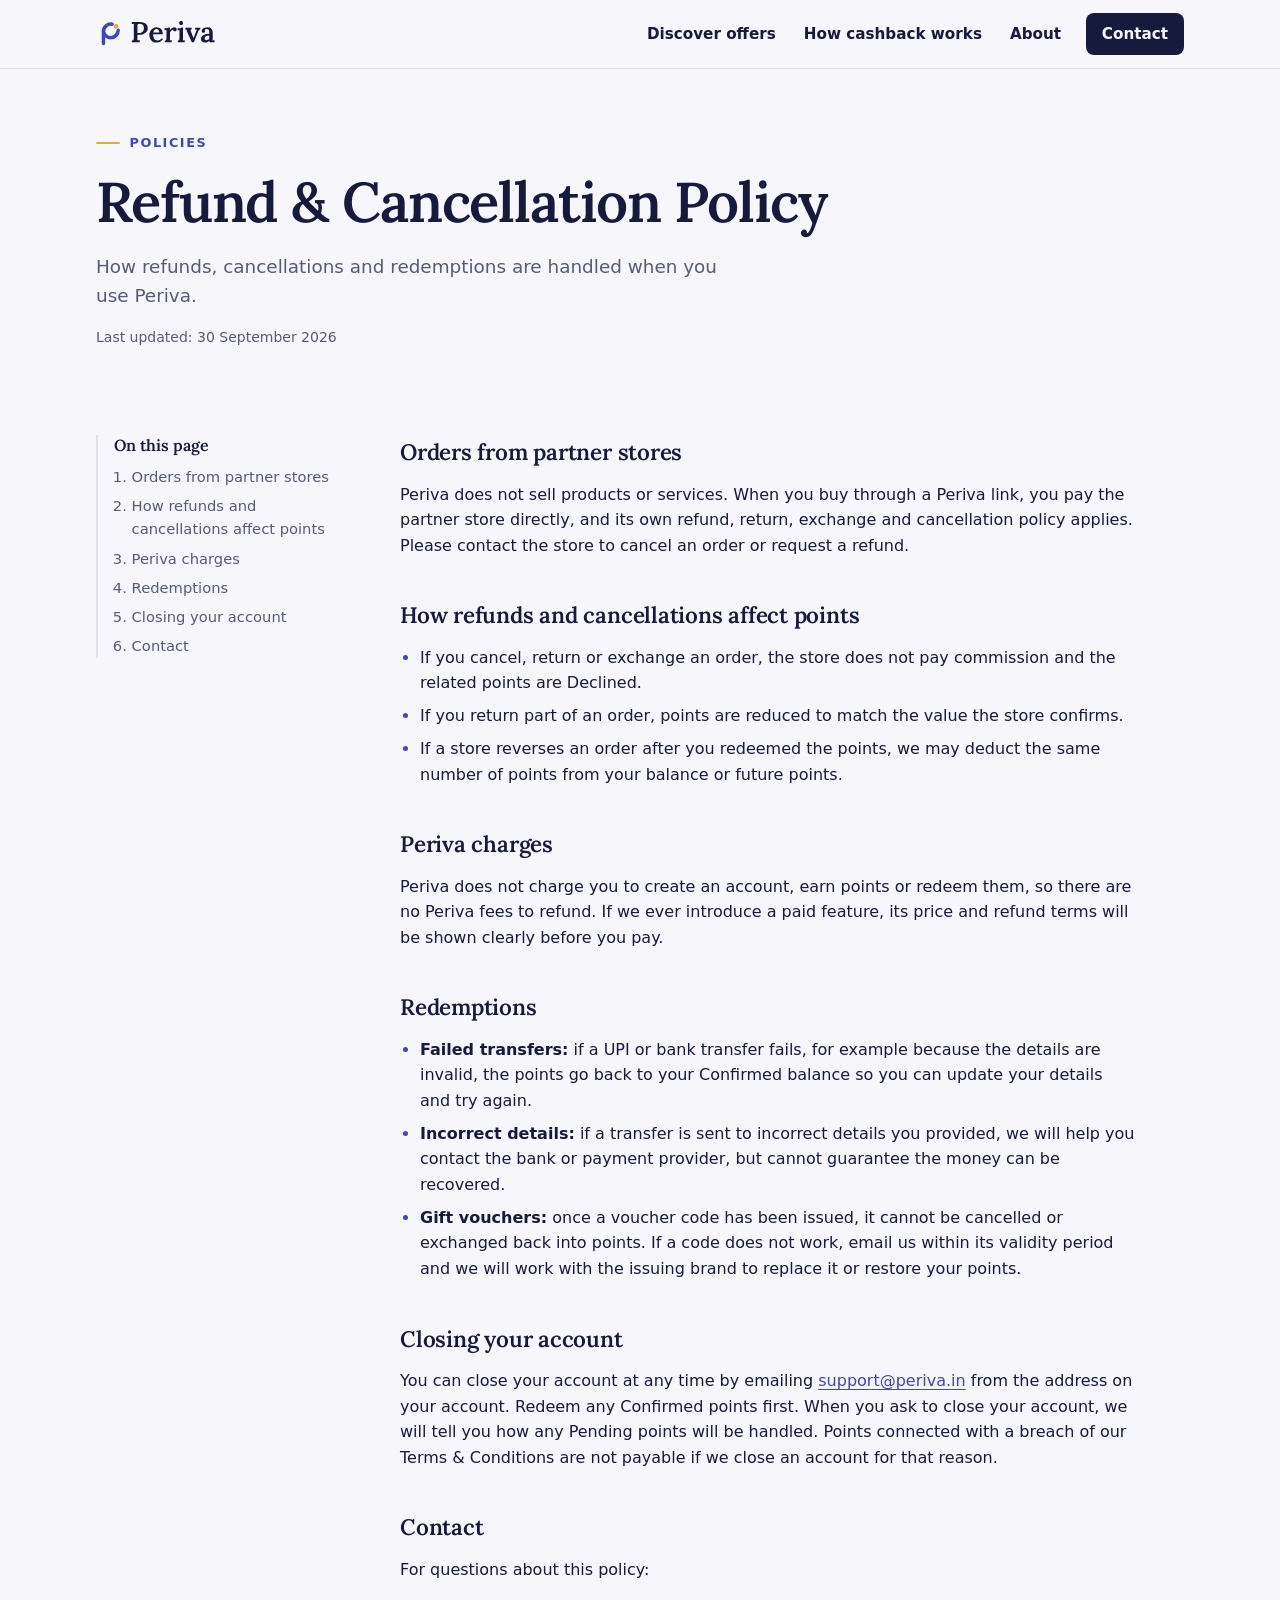
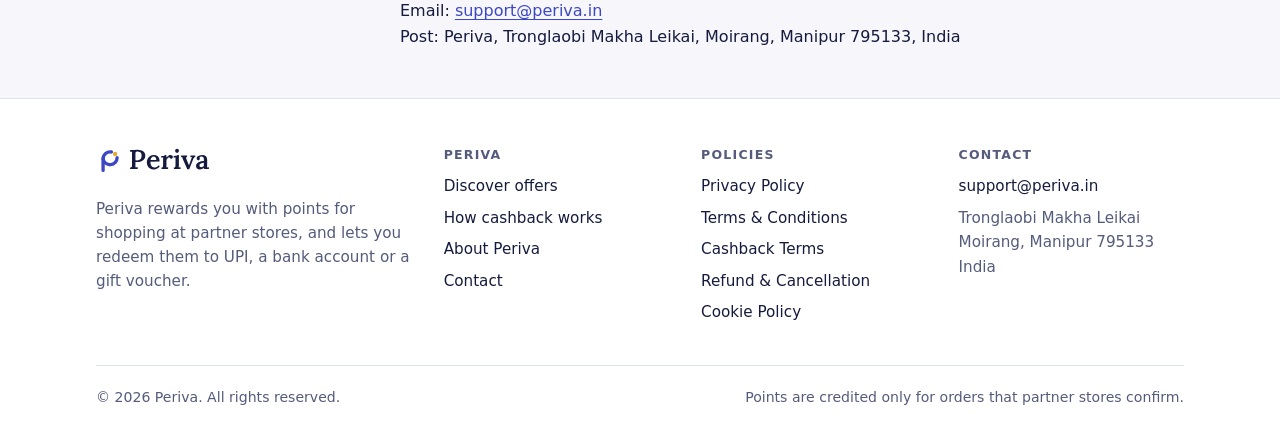
<file: refund-policy.html>
<!doctype html>
<html lang="en-IN">
<head>
<meta charset="utf-8">
<meta name="viewport" content="width=device-width, initial-scale=1, viewport-fit=cover">
<title>Refund &amp; Cancellation Policy | Periva</title>
<meta name="description" content="How refunds and cancellations of partner store orders affect Periva Points, how failed transfers and gift vouchers are handled, and how to close your account.">
<meta name="robots" content="index,follow">
<link rel="canonical" href="https://periva.in/refund-policy.html">
<meta name="theme-color" content="#161B3D">
<meta name="color-scheme" content="light dark">
<meta property="og:type" content="website">
<meta property="og:site_name" content="Periva">
<meta property="og:locale" content="en_IN">
<meta property="og:title" content="Refund &amp; Cancellation Policy | Periva">
<meta property="og:description" content="How refunds and cancellations of partner store orders affect Periva Points, how failed transfers and gift vouchers are handled, and how to close your account.">
<meta property="og:url" content="https://periva.in/refund-policy.html">
<meta property="og:image" content="https://periva.in/assets/img/og-image.png">
<meta property="og:image:width" content="1200">
<meta property="og:image:height" content="630">
<meta property="og:image:alt" content="Periva logo with the line: Rewards on the shopping you already do">
<meta name="twitter:card" content="summary_large_image">
<meta name="twitter:title" content="Refund &amp; Cancellation Policy | Periva">
<meta name="twitter:description" content="How refunds and cancellations of partner store orders affect Periva Points, how failed transfers and gift vouchers are handled, and how to close your account.">
<meta name="twitter:image" content="https://periva.in/assets/img/og-image.png">
<link rel="icon" href="favicon.ico" sizes="32x32">
<link rel="icon" href="assets/img/favicon.svg" type="image/svg+xml">
<link rel="apple-touch-icon" href="assets/img/apple-touch-icon.png">
<link rel="manifest" href="site.webmanifest">
<link rel="stylesheet" href="assets/css/periva.css">
<script>document.documentElement.classList.add("js")</script>
<script src="assets/js/periva.js" defer></script>
</head>
<body>
<a class="skip-link" href="#main">Skip to content</a>
<header class="site-header">
  <div class="wrap header-inner">
    <a class="brand" href="index.html" aria-label="Periva home"><svg width="136" height="30" viewBox="0 0 290 64" role="img" aria-label="Periva"><g transform="translate(-1 -2)" fill="none" stroke-width="7.5" stroke-linecap="round" stroke-linejoin="round" style="stroke:var(--brand)"><path d="M17 55V29A16 16 0 0 1 35.78 13.24"/><path d="M48.76 26.22A16 16 0 0 1 17 29"/></g><circle cx="43.31" cy="15.69" r="5" style="fill:var(--gold)"/><g transform="translate(74 50) scale(0.062)" fill="currentColor"><path d="M51.66656494140625 -55.00067138671875Q79.666259765625 -56.333984375 94.66629028320312 -64.83377075195312Q109.66632080078125 -73.33355712890625 115.8331298828125 -94.50003051757812Q121.99993896484375 -115.66650390625 121.99993896484375 -153.99993896484375V-553.332275390625Q121.99993896484375 -577.9990844726562 123.33328247070312 -600.8325500488281Q124.6666259765625 -623.666015625 125.6666259765625 -637.3326416015625Q109.0 -636.3326416015625 86.9998779296875 -635.6659851074219Q64.999755859375 -634.9993286132812 51.66656494140625 -633.9993286132812V-700.0Q116.66693115234375 -701.0 182.667236328125 -701.1666564941406Q248.66754150390625 -701.3333129882812 315.33447265625 -702.0Q406.33428955078125 -702.6666870117188 472.0009460449219 -679.3333129882812Q537.6676025390625 -655.9999389648438 573.0009460449219 -608.3331298828125Q608.3342895507812 -560.6663208007812 608.0008544921875 -485.99932861328125Q608.0007934570312 -446.3326416015625 591.5007019042969 -406.4993896484375Q575.0006103515625 -366.6661376953125 539.5006408691406 -333.166259765625Q504.00067138671875 -299.6663818359375 446.6676025390625 -278.66644287109375Q389.33453369140625 -257.66650390625 307.66851806640625 -256.3331298828125Q291.66815185546875 -255.66644287109375 277.0013732910156 -255.66644287109375Q262.3345947265625 -255.66644287109375 247.66778564453125 -256.66644287109375V-149.6676025390625Q247.66778564453125 -122.00091552734375 246.83444213867188 -98.83413696289062Q246.0010986328125 -75.6673583984375 244.0010986328125 -62.6673583984375Q256.66766357421875 -63.6673583984375 273.00103759765625 -64.33401489257812Q289.33441162109375 -65.00067138671875 305.5010986328125 -65.50067138671875Q321.66778564453125 -66.00067138671875 331.33428955078125 -66.333984375V0.0H51.66656494140625ZM247.66778564453125 -320.33380126953125Q261.33428955078125 -319.00048828125 273.1675720214844 -318.1671447753906Q285.0008544921875 -317.33380126953125 299.33404541015625 -317.33380126953125Q355.00067138671875 -317.33380126953125 393.6670837402344 -337.16705322265625Q432.33349609375 -357.00030517578125 452.333251953125 -394.6668395996094Q472.3330078125 -432.3333740234375 472.3330078125 -485.66656494140625Q472.3330078125 -534.6666259765625 458.3330383300781 -565.8332214355469Q444.33306884765625 -596.9998168945312 421.1665344238281 -613.4996948242188Q398.0 -629.9995727539062 370.00030517578125 -636.1661376953125Q342.0006103515625 -642.3327026367188 314.00115966796875 -642.3327026367188Q288.33477783203125 -642.3327026367188 273.8347473144531 -633.9995727539062Q259.334716796875 -625.6664428710938 253.50125122070312 -605.4999694824219Q247.66778564453125 -585.33349609375 247.66778564453125 -550.0001831054688Z M908.66650390625 16.0Q836.999755859375 16.0 781.1664123535156 -16.5Q725.3330688476562 -49.0 693.999755859375 -108.5Q662.6664428710938 -168.0 662.6664428710938 -249.0Q662.6664428710938 -319.0 693.8330993652344 -380.0Q724.999755859375 -441.0 781.6664123535156 -478.5Q838.3330688476562 -516.0 913.3330688476562 -516.0Q955.3330688476562 -516.0 994.1664733886719 -503.8333740234375Q1032.9998779296875 -491.666748046875 1063.9999694824219 -463.8334045410156Q1095.0000610351562 -436.00006103515625 1113.3334655761719 -390.1665954589844Q1131.6668701171875 -344.3331298828125 1131.0001831054688 -277.6661376953125L795.0006713867188 -271.6661376953125Q795.0006713867188 -210.333251953125 809.5006103515625 -162.50021362304688Q824.0005493164062 -114.66717529296875 857.0004272460938 -87.50064086914062Q890.0003051757812 -60.3341064453125 944.0001831054688 -60.3341064453125Q967.6666259765625 -60.3341064453125 995.4998168945312 -68.6673583984375Q1023.3330078125 -77.0006103515625 1050.3329772949219 -94.33389282226562Q1077.3329467773438 -111.66717529296875 1098.3330688476562 -138.0006103515625L1136.33349609375 -103.33349609375Q1103.3333129882812 -55.33331298828125 1063.333251953125 -29.333282470703125Q1023.3331909179688 -3.333251953125 982.9998474121094 6.3333740234375Q942.66650390625 16.0 908.66650390625 16.0ZM800.000732421875 -332.3333740234375H1007.6659545898438Q1006.999267578125 -372.33349609375 996.499267578125 -399.83331298828125Q985.999267578125 -427.3331298828125 965.9993896484375 -441.8329162597656Q945.99951171875 -456.33270263671875 916.9998168945312 -456.33270263671875Q868.3334350585938 -456.33270263671875 838.8337097167969 -423.832763671875Q809.333984375 -391.33282470703125 800.000732421875 -332.3333740234375Z M1198.9999389648438 -53.33404541015625Q1227.9998779296875 -53.33404541015625 1239.9998779296875 -65.83395385742188Q1251.9998779296875 -78.3338623046875 1254.9999084472656 -101.16705322265625Q1257.9999389648438 -124.000244140625 1257.9999389648438 -153.3333740234375V-341.3321533203125Q1257.9999389648438 -358.66552734375 1258.8332824707031 -378.9989929199219Q1259.6666259765625 -399.33245849609375 1261.9999389648438 -419.6658935546875Q1245.3333129882812 -418.6658935546875 1225.1665649414062 -418.1658935546875Q1204.9998168945312 -417.6658935546875 1191.6666259765625 -416.6658935546875V-480.99993896484375H1228.6668090820312Q1269.0000610351562 -480.99993896484375 1296.1670532226562 -490.4999694824219Q1323.3340454101562 -500.0 1333.6673583984375 -510.0H1376.0010986328125Q1378.0010986328125 -498.0001220703125 1379.0010986328125 -471.8333740234375Q1380.0010986328125 -445.6666259765625 1380.3344116210938 -419.66693115234375Q1403.3346557617188 -450.00042724609375 1428.0012817382812 -471.33367919921875Q1452.6679077148438 -492.66693115234375 1479.167724609375 -504.3334655761719Q1505.6675415039062 -516.0 1533.6672973632812 -516.0Q1566.3341064453125 -516.0 1590.6675415039062 -497.9999084472656Q1615.0009765625 -479.99981689453125 1615.0009765625 -439.666259765625Q1615.0009765625 -426.99945068359375 1608.6676025390625 -412.166015625Q1602.334228515625 -397.33258056640625 1588.66748046875 -387.1658630371094Q1575.000732421875 -376.9991455078125 1551.667236328125 -376.9991455078125Q1531.0006103515625 -377.33245849609375 1512.6671142578125 -390.8323669433594Q1494.3336181640625 -404.332275390625 1493.33349609375 -434.33251953125Q1471.6669311523438 -434.66583251953125 1449.5003967285156 -418.9991149902344Q1427.3338623046875 -403.3323974609375 1409.3340148925781 -380.165771484375Q1391.3341674804688 -356.9991455078125 1381.3344116210938 -333.332763671875L1381.667724609375 -142.66778564453125Q1381.667724609375 -126.66790771484375 1380.8343811035156 -104.50103759765625Q1380.0010375976562 -82.33416748046875 1377.667724609375 -61.33404541015625Q1393.667724609375 -63.000732421875 1411.83447265625 -63.500732421875Q1430.001220703125 -64.000732421875 1442.0010986328125 -64.33404541015625V0.0H1198.9999389648438Z M1652.9999389648438 -53.33404541015625Q1681.9998779296875 -53.33404541015625 1693.9998779296875 -65.83395385742188Q1705.9998779296875 -78.3338623046875 1708.9999084472656 -101.16705322265625Q1711.9999389648438 -124.000244140625 1711.9999389648438 -153.3333740234375V-339.998779296875Q1711.9999389648438 -357.3321533203125 1712.9999389648438 -377.83233642578125Q1713.9999389648438 -398.33251953125 1715.9999389648438 -419.6658935546875Q1699.3333129882812 -418.6658935546875 1679.1665649414062 -417.9992370605469Q1658.9998168945312 -417.33258056640625 1645.6666259765625 -416.33258056640625V-480.99993896484375Q1691.0 -480.99993896484375 1720.33349609375 -485.6666259765625Q1749.6669921875 -490.33331298828125 1766.1671142578125 -497.0Q1782.667236328125 -503.66668701171875 1789.667236328125 -510.0H1835.3344116210938V-142.66778564453125Q1835.3344116210938 -126.66790771484375 1834.5010681152344 -104.50103759765625Q1833.667724609375 -82.33416748046875 1831.3344116210938 -61.33404541015625Q1847.3344116210938 -63.000732421875 1865.5011596679688 -63.500732421875Q1883.6679077148438 -64.000732421875 1895.6677856445312 -64.33404541015625V0.0H1652.9999389648438ZM1768.3338623046875 -595.666259765625Q1738.6669311523438 -595.666259765625 1718.6668090820312 -617.3330688476562Q1698.6666870117188 -638.9998779296875 1698.6666870117188 -670.0784948012408Q1698.6666870117188 -701.1571116727941 1719.5001525878906 -722.9121434828814Q1740.3336181640625 -744.6671752929688 1768.00048828125 -744.6671752929688Q1796.9636332194011 -744.6671752929688 1816.4822743733725 -722.9121434828814Q1836.0009155273438 -701.1571116727941 1836.0009155273438 -670.0784948012408Q1836.0009155273438 -638.9998779296875 1817.1675109863281 -617.3330688476562Q1798.3341064453125 -595.666259765625 1768.3338623046875 -595.666259765625Z M2142.3331909179688 3.0 1989.3328857421875 -337.00042724609375Q1976.6663208007812 -366.33349609375 1970.6664123535156 -383.9998779296875Q1964.66650390625 -401.666259765625 1962.4998779296875 -413.9994201660156Q1960.333251953125 -426.33258056640625 1957.9998779296875 -437.999267578125L1919.0 -435.66595458984375V-500H2136.3343505859375V-447.3326416015625Q2112.3345336914062 -446.66595458984375 2104.8345642089844 -434.1660461425781Q2097.3345947265625 -421.6661376953125 2100.6678466796875 -401.4996337890625Q2104.0010986328125 -381.3331298828125 2112.6676635742188 -358.33331298828125L2173.00048828125 -214.33428955078125Q2181.00048828125 -196.00091552734375 2188.8338317871094 -176.50088500976562Q2196.6671752929688 -157.0008544921875 2204.3338623046875 -137.0008544921875H2205.3338623046875Q2212.3339233398438 -156.0009765625 2219.5006103515625 -175.667724609375Q2226.6672973632812 -195.33447265625 2233.0006713867188 -214.66790771484375L2288.333251953125 -368.999267578125Q2296.9999389648438 -393.66595458984375 2304.9999084472656 -409.6658935546875Q2312.9998779296875 -425.66583251953125 2320.3333129882812 -439.3326416015625L2257.6666870117188 -435.66595458984375V-500.0H2437.0006713867188V-447.3326416015625Q2414.333984375 -444.6658935546875 2397.3339233398438 -425.3324279785156Q2380.3338623046875 -405.99896240234375 2367.167205810547 -378.3323669433594Q2354.0005493164062 -350.665771484375 2342.6674194335938 -322.33294677734375L2213.66748046875 3.0Z M2758.6660766601562 0.0Q2756.332763671875 -14.99993896484375 2755.6661071777344 -25.666534423828125Q2754.9994506835938 -36.3331298828125 2753.6661376953125 -49.66644287109375Q2719.6661376953125 -15.66644287109375 2681.1661682128906 0.166778564453125Q2642.6661987304688 16.0 2601.9996337890625 16.0Q2533.9998779296875 16.0 2497.6665649414062 -20.833404541015625Q2461.333251953125 -57.66680908203125 2461.333251953125 -112.3336181640625Q2461.333251953125 -159.6669921875 2487.16650390625 -193.50033569335938Q2512.999755859375 -227.33367919921875 2555.1663208007812 -248.83367919921875Q2597.3328857421875 -270.33367919921875 2648.1661376953125 -281.5003662109375Q2698.9993896484375 -292.66705322265625 2748.9993896484375 -293.6671142578125V-349.000244140625Q2748.9993896484375 -378.00006103515625 2742.666046142578 -402.33319091796875Q2736.3327026367188 -426.66632080078125 2719.332794189453 -441.33282470703125Q2702.3328857421875 -455.99932861328125 2668.9998779296875 -455.66595458984375Q2646.666748046875 -455.33258056640625 2624.5003356933594 -446.666015625Q2602.3339233398438 -437.99945068359375 2589.0006103515625 -419.66644287109375Q2597.0006103515625 -410.999755859375 2599.167266845703 -400.499755859375Q2601.3339233398438 -389.999755859375 2601.3339233398438 -381.66644287109375Q2601.3339233398438 -364.33294677734375 2587.3338012695312 -344.83282470703125Q2573.3336791992188 -325.33270263671875 2541.6668090820312 -326.33270263671875Q2514.6666259765625 -326.9993896484375 2500.3331909179688 -345.1661682128906Q2485.999755859375 -363.33294677734375 2485.999755859375 -387.999755859375Q2485.999755859375 -425.9998779296875 2513.4998168945312 -454.6665954589844Q2540.9998779296875 -483.33331298828125 2587.9999389648438 -499.6666564941406Q2635 -516 2692.6666870117188 -516.0Q2779.3334350585938 -516.0 2825.000274658203 -470.83331298828125Q2870.6671142578125 -425.6666259765625 2870.3338012695312 -326.9998779296875Q2870.3338012695312 -291.99993896484375 2870.3338012695312 -263.5002136230469Q2870.3338012695312 -235.00048828125 2869.8338012695312 -206.50076293945312Q2869.3338012695312 -178.00103759765625 2869.3338012695312 -142.66778564453125Q2869.3338012695312 -128.00115966796875 2868.3338012695312 -105.66763305664062Q2867.3338012695312 -83.3341064453125 2865.3338012695312 -61.33404541015625Q2882.6671142578125 -63.000732421875 2901.1671447753906 -63.667388916015625Q2919.6671752929688 -64.33404541015625 2932.3336791992188 -64.6673583984375V0.0ZM2748.3327026367188 -234.99969482421875Q2718.3328247070312 -232.66632080078125 2689.1664123535156 -225.49966430664062Q2660.0 -218.3330078125 2637.1669311523438 -205.33306884765625Q2614.3338623046875 -192.3331298828125 2600.8340454101562 -172.83328247070312Q2587.334228515625 -153.33343505859375 2587.6675415039062 -127.66705322265625Q2589.0008544921875 -96.667236328125 2607.8340759277344 -82.50070190429688Q2626.6672973632812 -68.33416748046875 2651.6671142578125 -68.33416748046875Q2680.666748046875 -68.33416748046875 2704.166534423828 -80.16738891601562Q2727.6663208007812 -92.0006103515625 2748.3327026367188 -112.0003662109375Q2747.9993896484375 -122.33367919921875 2747.9993896484375 -133.00027465820312Q2747.9993896484375 -143.6668701171875 2747.9993896484375 -155.0001220703125Q2747.9993896484375 -168.66705322265625 2748.166046142578 -190.00021362304688Q2748.3327026367188 -211.3333740234375 2748.3327026367188 -234.99969482421875Z"/></g></svg></a>
    <button class="nav-toggle" type="button" aria-expanded="false" aria-controls="site-nav"><svg width="24" height="24" viewBox="0 0 24 24" fill="none" stroke="currentColor" stroke-width="1.8" stroke-linecap="round" stroke-linejoin="round" aria-hidden="true" focusable="false"><path d="M4 7h16M4 12h16M4 17h10"/></svg><span class="nav-toggle-label">Menu</span></button>
    <nav class="site-nav" id="site-nav" aria-label="Main"><ul><li><a href="offers.html">Discover offers</a></li><li><a href="how-cashback-works.html">How cashback works</a></li><li><a href="about.html">About</a></li><li><a class="nav-cta" href="contact.html">Contact</a></li></ul></nav>
  </div>
</header>
<main id="main" tabindex="-1">
<section class="page-hero">
  <div class="wrap"><div class="stack">
    <p class="kicker">Policies</p>
    <h1>Refund & Cancellation Policy</h1>
    <p class="lede">How refunds, cancellations and redemptions are handled when you use Periva.</p>
    <p class="small muted">Last updated: <time datetime="2026-09-30">30 September 2026</time></p>
  </div></div>
</section>
<section class="section-sm">
  <div class="wrap legal">
    <nav class="legal-toc" aria-label="On this page"><p>On this page</p><ol><li><a href="#orders">Orders from partner stores</a></li><li><a href="#points">How refunds and cancellations affect points</a></li><li><a href="#fees">Periva charges</a></li><li><a href="#redemptions">Redemptions</a></li><li><a href="#closing">Closing your account</a></li><li><a href="#contact">Contact</a></li></ol></nav>
    <article class="prose"><h2 id="orders">Orders from partner stores</h2><p>Periva does not sell products or services. When you buy through a Periva link, you pay the partner store directly, and its own refund, return, exchange and cancellation policy applies. Please contact the store to cancel an order or request a refund.</p><h2 id="points">How refunds and cancellations affect points</h2><ul>
<li>If you cancel, return or exchange an order, the store does not pay commission and the related points are Declined.</li>
<li>If you return part of an order, points are reduced to match the value the store confirms.</li>
<li>If a store reverses an order after you redeemed the points, we may deduct the same number of points from your balance or future points.</li>
</ul><h2 id="fees">Periva charges</h2><p>Periva does not charge you to create an account, earn points or redeem them, so there are no Periva fees to refund. If we ever introduce a paid feature, its price and refund terms will be shown clearly before you pay.</p><h2 id="redemptions">Redemptions</h2><ul>
<li><strong>Failed transfers:</strong> if a UPI or bank transfer fails, for example because the details are invalid, the points go back to your Confirmed balance so you can update your details and try again.</li>
<li><strong>Incorrect details:</strong> if a transfer is sent to incorrect details you provided, we will help you contact the bank or payment provider, but cannot guarantee the money can be recovered.</li>
<li><strong>Gift vouchers:</strong> once a voucher code has been issued, it cannot be cancelled or exchanged back into points. If a code does not work, email us within its validity period and we will work with the issuing brand to replace it or restore your points.</li>
</ul><h2 id="closing">Closing your account</h2><p>You can close your account at any time by emailing <a href="mailto:support@periva.in">support@periva.in</a> from the address on your account. Redeem any Confirmed points first. When you ask to close your account, we will tell you how any Pending points will be handled. Points connected with a breach of our Terms & Conditions are not payable if we close an account for that reason.</p><h2 id="contact">Contact</h2><p>For questions about this policy:</p><p>Email: <a href="mailto:support@periva.in">support@periva.in</a><br>Post: Periva, Tronglaobi Makha Leikai, Moirang, Manipur 795133, India</p></article>
  </div>
</section>
</main>
<footer class="site-footer">
  <div class="wrap">
    <div class="footer-grid">
      <div class="footer-brand">
        <a href="index.html" aria-label="Periva home"><svg width="136" height="30" viewBox="0 0 290 64" role="img" aria-label="Periva"><g transform="translate(-1 -2)" fill="none" stroke-width="7.5" stroke-linecap="round" stroke-linejoin="round" style="stroke:var(--brand)"><path d="M17 55V29A16 16 0 0 1 35.78 13.24"/><path d="M48.76 26.22A16 16 0 0 1 17 29"/></g><circle cx="43.31" cy="15.69" r="5" style="fill:var(--gold)"/><g transform="translate(74 50) scale(0.062)" fill="currentColor"><path d="M51.66656494140625 -55.00067138671875Q79.666259765625 -56.333984375 94.66629028320312 -64.83377075195312Q109.66632080078125 -73.33355712890625 115.8331298828125 -94.50003051757812Q121.99993896484375 -115.66650390625 121.99993896484375 -153.99993896484375V-553.332275390625Q121.99993896484375 -577.9990844726562 123.33328247070312 -600.8325500488281Q124.6666259765625 -623.666015625 125.6666259765625 -637.3326416015625Q109.0 -636.3326416015625 86.9998779296875 -635.6659851074219Q64.999755859375 -634.9993286132812 51.66656494140625 -633.9993286132812V-700.0Q116.66693115234375 -701.0 182.667236328125 -701.1666564941406Q248.66754150390625 -701.3333129882812 315.33447265625 -702.0Q406.33428955078125 -702.6666870117188 472.0009460449219 -679.3333129882812Q537.6676025390625 -655.9999389648438 573.0009460449219 -608.3331298828125Q608.3342895507812 -560.6663208007812 608.0008544921875 -485.99932861328125Q608.0007934570312 -446.3326416015625 591.5007019042969 -406.4993896484375Q575.0006103515625 -366.6661376953125 539.5006408691406 -333.166259765625Q504.00067138671875 -299.6663818359375 446.6676025390625 -278.66644287109375Q389.33453369140625 -257.66650390625 307.66851806640625 -256.3331298828125Q291.66815185546875 -255.66644287109375 277.0013732910156 -255.66644287109375Q262.3345947265625 -255.66644287109375 247.66778564453125 -256.66644287109375V-149.6676025390625Q247.66778564453125 -122.00091552734375 246.83444213867188 -98.83413696289062Q246.0010986328125 -75.6673583984375 244.0010986328125 -62.6673583984375Q256.66766357421875 -63.6673583984375 273.00103759765625 -64.33401489257812Q289.33441162109375 -65.00067138671875 305.5010986328125 -65.50067138671875Q321.66778564453125 -66.00067138671875 331.33428955078125 -66.333984375V0.0H51.66656494140625ZM247.66778564453125 -320.33380126953125Q261.33428955078125 -319.00048828125 273.1675720214844 -318.1671447753906Q285.0008544921875 -317.33380126953125 299.33404541015625 -317.33380126953125Q355.00067138671875 -317.33380126953125 393.6670837402344 -337.16705322265625Q432.33349609375 -357.00030517578125 452.333251953125 -394.6668395996094Q472.3330078125 -432.3333740234375 472.3330078125 -485.66656494140625Q472.3330078125 -534.6666259765625 458.3330383300781 -565.8332214355469Q444.33306884765625 -596.9998168945312 421.1665344238281 -613.4996948242188Q398.0 -629.9995727539062 370.00030517578125 -636.1661376953125Q342.0006103515625 -642.3327026367188 314.00115966796875 -642.3327026367188Q288.33477783203125 -642.3327026367188 273.8347473144531 -633.9995727539062Q259.334716796875 -625.6664428710938 253.50125122070312 -605.4999694824219Q247.66778564453125 -585.33349609375 247.66778564453125 -550.0001831054688Z M908.66650390625 16.0Q836.999755859375 16.0 781.1664123535156 -16.5Q725.3330688476562 -49.0 693.999755859375 -108.5Q662.6664428710938 -168.0 662.6664428710938 -249.0Q662.6664428710938 -319.0 693.8330993652344 -380.0Q724.999755859375 -441.0 781.6664123535156 -478.5Q838.3330688476562 -516.0 913.3330688476562 -516.0Q955.3330688476562 -516.0 994.1664733886719 -503.8333740234375Q1032.9998779296875 -491.666748046875 1063.9999694824219 -463.8334045410156Q1095.0000610351562 -436.00006103515625 1113.3334655761719 -390.1665954589844Q1131.6668701171875 -344.3331298828125 1131.0001831054688 -277.6661376953125L795.0006713867188 -271.6661376953125Q795.0006713867188 -210.333251953125 809.5006103515625 -162.50021362304688Q824.0005493164062 -114.66717529296875 857.0004272460938 -87.50064086914062Q890.0003051757812 -60.3341064453125 944.0001831054688 -60.3341064453125Q967.6666259765625 -60.3341064453125 995.4998168945312 -68.6673583984375Q1023.3330078125 -77.0006103515625 1050.3329772949219 -94.33389282226562Q1077.3329467773438 -111.66717529296875 1098.3330688476562 -138.0006103515625L1136.33349609375 -103.33349609375Q1103.3333129882812 -55.33331298828125 1063.333251953125 -29.333282470703125Q1023.3331909179688 -3.333251953125 982.9998474121094 6.3333740234375Q942.66650390625 16.0 908.66650390625 16.0ZM800.000732421875 -332.3333740234375H1007.6659545898438Q1006.999267578125 -372.33349609375 996.499267578125 -399.83331298828125Q985.999267578125 -427.3331298828125 965.9993896484375 -441.8329162597656Q945.99951171875 -456.33270263671875 916.9998168945312 -456.33270263671875Q868.3334350585938 -456.33270263671875 838.8337097167969 -423.832763671875Q809.333984375 -391.33282470703125 800.000732421875 -332.3333740234375Z M1198.9999389648438 -53.33404541015625Q1227.9998779296875 -53.33404541015625 1239.9998779296875 -65.83395385742188Q1251.9998779296875 -78.3338623046875 1254.9999084472656 -101.16705322265625Q1257.9999389648438 -124.000244140625 1257.9999389648438 -153.3333740234375V-341.3321533203125Q1257.9999389648438 -358.66552734375 1258.8332824707031 -378.9989929199219Q1259.6666259765625 -399.33245849609375 1261.9999389648438 -419.6658935546875Q1245.3333129882812 -418.6658935546875 1225.1665649414062 -418.1658935546875Q1204.9998168945312 -417.6658935546875 1191.6666259765625 -416.6658935546875V-480.99993896484375H1228.6668090820312Q1269.0000610351562 -480.99993896484375 1296.1670532226562 -490.4999694824219Q1323.3340454101562 -500.0 1333.6673583984375 -510.0H1376.0010986328125Q1378.0010986328125 -498.0001220703125 1379.0010986328125 -471.8333740234375Q1380.0010986328125 -445.6666259765625 1380.3344116210938 -419.66693115234375Q1403.3346557617188 -450.00042724609375 1428.0012817382812 -471.33367919921875Q1452.6679077148438 -492.66693115234375 1479.167724609375 -504.3334655761719Q1505.6675415039062 -516.0 1533.6672973632812 -516.0Q1566.3341064453125 -516.0 1590.6675415039062 -497.9999084472656Q1615.0009765625 -479.99981689453125 1615.0009765625 -439.666259765625Q1615.0009765625 -426.99945068359375 1608.6676025390625 -412.166015625Q1602.334228515625 -397.33258056640625 1588.66748046875 -387.1658630371094Q1575.000732421875 -376.9991455078125 1551.667236328125 -376.9991455078125Q1531.0006103515625 -377.33245849609375 1512.6671142578125 -390.8323669433594Q1494.3336181640625 -404.332275390625 1493.33349609375 -434.33251953125Q1471.6669311523438 -434.66583251953125 1449.5003967285156 -418.9991149902344Q1427.3338623046875 -403.3323974609375 1409.3340148925781 -380.165771484375Q1391.3341674804688 -356.9991455078125 1381.3344116210938 -333.332763671875L1381.667724609375 -142.66778564453125Q1381.667724609375 -126.66790771484375 1380.8343811035156 -104.50103759765625Q1380.0010375976562 -82.33416748046875 1377.667724609375 -61.33404541015625Q1393.667724609375 -63.000732421875 1411.83447265625 -63.500732421875Q1430.001220703125 -64.000732421875 1442.0010986328125 -64.33404541015625V0.0H1198.9999389648438Z M1652.9999389648438 -53.33404541015625Q1681.9998779296875 -53.33404541015625 1693.9998779296875 -65.83395385742188Q1705.9998779296875 -78.3338623046875 1708.9999084472656 -101.16705322265625Q1711.9999389648438 -124.000244140625 1711.9999389648438 -153.3333740234375V-339.998779296875Q1711.9999389648438 -357.3321533203125 1712.9999389648438 -377.83233642578125Q1713.9999389648438 -398.33251953125 1715.9999389648438 -419.6658935546875Q1699.3333129882812 -418.6658935546875 1679.1665649414062 -417.9992370605469Q1658.9998168945312 -417.33258056640625 1645.6666259765625 -416.33258056640625V-480.99993896484375Q1691.0 -480.99993896484375 1720.33349609375 -485.6666259765625Q1749.6669921875 -490.33331298828125 1766.1671142578125 -497.0Q1782.667236328125 -503.66668701171875 1789.667236328125 -510.0H1835.3344116210938V-142.66778564453125Q1835.3344116210938 -126.66790771484375 1834.5010681152344 -104.50103759765625Q1833.667724609375 -82.33416748046875 1831.3344116210938 -61.33404541015625Q1847.3344116210938 -63.000732421875 1865.5011596679688 -63.500732421875Q1883.6679077148438 -64.000732421875 1895.6677856445312 -64.33404541015625V0.0H1652.9999389648438ZM1768.3338623046875 -595.666259765625Q1738.6669311523438 -595.666259765625 1718.6668090820312 -617.3330688476562Q1698.6666870117188 -638.9998779296875 1698.6666870117188 -670.0784948012408Q1698.6666870117188 -701.1571116727941 1719.5001525878906 -722.9121434828814Q1740.3336181640625 -744.6671752929688 1768.00048828125 -744.6671752929688Q1796.9636332194011 -744.6671752929688 1816.4822743733725 -722.9121434828814Q1836.0009155273438 -701.1571116727941 1836.0009155273438 -670.0784948012408Q1836.0009155273438 -638.9998779296875 1817.1675109863281 -617.3330688476562Q1798.3341064453125 -595.666259765625 1768.3338623046875 -595.666259765625Z M2142.3331909179688 3.0 1989.3328857421875 -337.00042724609375Q1976.6663208007812 -366.33349609375 1970.6664123535156 -383.9998779296875Q1964.66650390625 -401.666259765625 1962.4998779296875 -413.9994201660156Q1960.333251953125 -426.33258056640625 1957.9998779296875 -437.999267578125L1919.0 -435.66595458984375V-500H2136.3343505859375V-447.3326416015625Q2112.3345336914062 -446.66595458984375 2104.8345642089844 -434.1660461425781Q2097.3345947265625 -421.6661376953125 2100.6678466796875 -401.4996337890625Q2104.0010986328125 -381.3331298828125 2112.6676635742188 -358.33331298828125L2173.00048828125 -214.33428955078125Q2181.00048828125 -196.00091552734375 2188.8338317871094 -176.50088500976562Q2196.6671752929688 -157.0008544921875 2204.3338623046875 -137.0008544921875H2205.3338623046875Q2212.3339233398438 -156.0009765625 2219.5006103515625 -175.667724609375Q2226.6672973632812 -195.33447265625 2233.0006713867188 -214.66790771484375L2288.333251953125 -368.999267578125Q2296.9999389648438 -393.66595458984375 2304.9999084472656 -409.6658935546875Q2312.9998779296875 -425.66583251953125 2320.3333129882812 -439.3326416015625L2257.6666870117188 -435.66595458984375V-500.0H2437.0006713867188V-447.3326416015625Q2414.333984375 -444.6658935546875 2397.3339233398438 -425.3324279785156Q2380.3338623046875 -405.99896240234375 2367.167205810547 -378.3323669433594Q2354.0005493164062 -350.665771484375 2342.6674194335938 -322.33294677734375L2213.66748046875 3.0Z M2758.6660766601562 0.0Q2756.332763671875 -14.99993896484375 2755.6661071777344 -25.666534423828125Q2754.9994506835938 -36.3331298828125 2753.6661376953125 -49.66644287109375Q2719.6661376953125 -15.66644287109375 2681.1661682128906 0.166778564453125Q2642.6661987304688 16.0 2601.9996337890625 16.0Q2533.9998779296875 16.0 2497.6665649414062 -20.833404541015625Q2461.333251953125 -57.66680908203125 2461.333251953125 -112.3336181640625Q2461.333251953125 -159.6669921875 2487.16650390625 -193.50033569335938Q2512.999755859375 -227.33367919921875 2555.1663208007812 -248.83367919921875Q2597.3328857421875 -270.33367919921875 2648.1661376953125 -281.5003662109375Q2698.9993896484375 -292.66705322265625 2748.9993896484375 -293.6671142578125V-349.000244140625Q2748.9993896484375 -378.00006103515625 2742.666046142578 -402.33319091796875Q2736.3327026367188 -426.66632080078125 2719.332794189453 -441.33282470703125Q2702.3328857421875 -455.99932861328125 2668.9998779296875 -455.66595458984375Q2646.666748046875 -455.33258056640625 2624.5003356933594 -446.666015625Q2602.3339233398438 -437.99945068359375 2589.0006103515625 -419.66644287109375Q2597.0006103515625 -410.999755859375 2599.167266845703 -400.499755859375Q2601.3339233398438 -389.999755859375 2601.3339233398438 -381.66644287109375Q2601.3339233398438 -364.33294677734375 2587.3338012695312 -344.83282470703125Q2573.3336791992188 -325.33270263671875 2541.6668090820312 -326.33270263671875Q2514.6666259765625 -326.9993896484375 2500.3331909179688 -345.1661682128906Q2485.999755859375 -363.33294677734375 2485.999755859375 -387.999755859375Q2485.999755859375 -425.9998779296875 2513.4998168945312 -454.6665954589844Q2540.9998779296875 -483.33331298828125 2587.9999389648438 -499.6666564941406Q2635 -516 2692.6666870117188 -516.0Q2779.3334350585938 -516.0 2825.000274658203 -470.83331298828125Q2870.6671142578125 -425.6666259765625 2870.3338012695312 -326.9998779296875Q2870.3338012695312 -291.99993896484375 2870.3338012695312 -263.5002136230469Q2870.3338012695312 -235.00048828125 2869.8338012695312 -206.50076293945312Q2869.3338012695312 -178.00103759765625 2869.3338012695312 -142.66778564453125Q2869.3338012695312 -128.00115966796875 2868.3338012695312 -105.66763305664062Q2867.3338012695312 -83.3341064453125 2865.3338012695312 -61.33404541015625Q2882.6671142578125 -63.000732421875 2901.1671447753906 -63.667388916015625Q2919.6671752929688 -64.33404541015625 2932.3336791992188 -64.6673583984375V0.0ZM2748.3327026367188 -234.99969482421875Q2718.3328247070312 -232.66632080078125 2689.1664123535156 -225.49966430664062Q2660.0 -218.3330078125 2637.1669311523438 -205.33306884765625Q2614.3338623046875 -192.3331298828125 2600.8340454101562 -172.83328247070312Q2587.334228515625 -153.33343505859375 2587.6675415039062 -127.66705322265625Q2589.0008544921875 -96.667236328125 2607.8340759277344 -82.50070190429688Q2626.6672973632812 -68.33416748046875 2651.6671142578125 -68.33416748046875Q2680.666748046875 -68.33416748046875 2704.166534423828 -80.16738891601562Q2727.6663208007812 -92.0006103515625 2748.3327026367188 -112.0003662109375Q2747.9993896484375 -122.33367919921875 2747.9993896484375 -133.00027465820312Q2747.9993896484375 -143.6668701171875 2747.9993896484375 -155.0001220703125Q2747.9993896484375 -168.66705322265625 2748.166046142578 -190.00021362304688Q2748.3327026367188 -211.3333740234375 2748.3327026367188 -234.99969482421875Z"/></g></svg></a>
        <p>Periva rewards you with points for shopping at partner stores, and lets you redeem them to UPI, a bank account or a gift voucher.</p>
      </div>
      <div><h2>Periva</h2><ul>
        <li><a href="offers.html">Discover offers</a></li>
        <li><a href="how-cashback-works.html">How cashback works</a></li>
        <li><a href="about.html">About Periva</a></li>
        <li><a href="contact.html">Contact</a></li>
      </ul></div>
      <div><h2>Policies</h2><ul><li><a href="privacy-policy.html">Privacy Policy</a></li><li><a href="terms.html">Terms & Conditions</a></li><li><a href="cashback-terms.html">Cashback Terms</a></li><li><a href="refund-policy.html">Refund & Cancellation</a></li><li><a href="cookie-policy.html">Cookie Policy</a></li></ul></div>
      <div><h2>Contact</h2><ul>
        <li><a href="mailto:support@periva.in">support@periva.in</a></li>
        <li><address>Tronglaobi Makha Leikai<br>Moirang, Manipur 795133<br>India</address></li>
      </ul></div>
    </div>
    <div class="footer-bottom">
      <p>&copy; <span data-year>2026</span> Periva. All rights reserved.</p>
      <p>Points are credited only for orders that partner stores confirm.</p>
    </div>
  </div>
</footer>
</body>
</html>
</file>
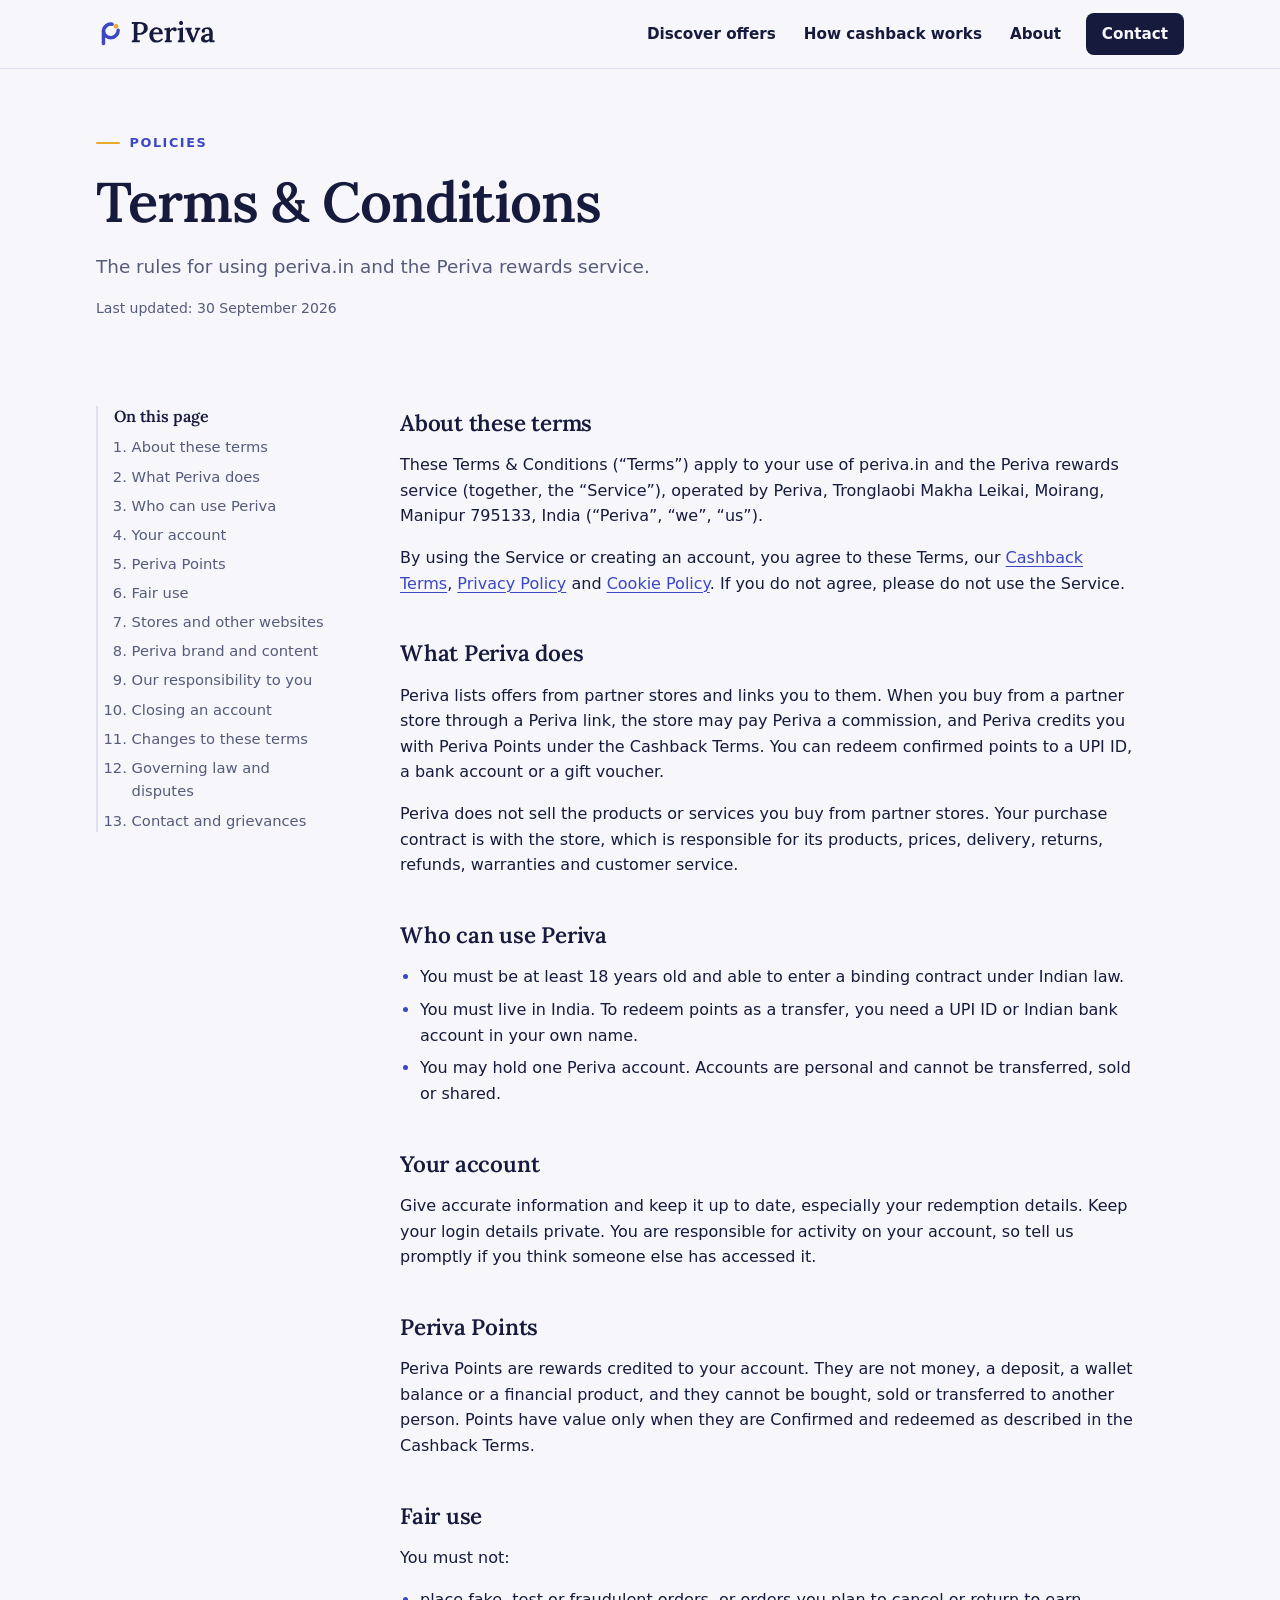
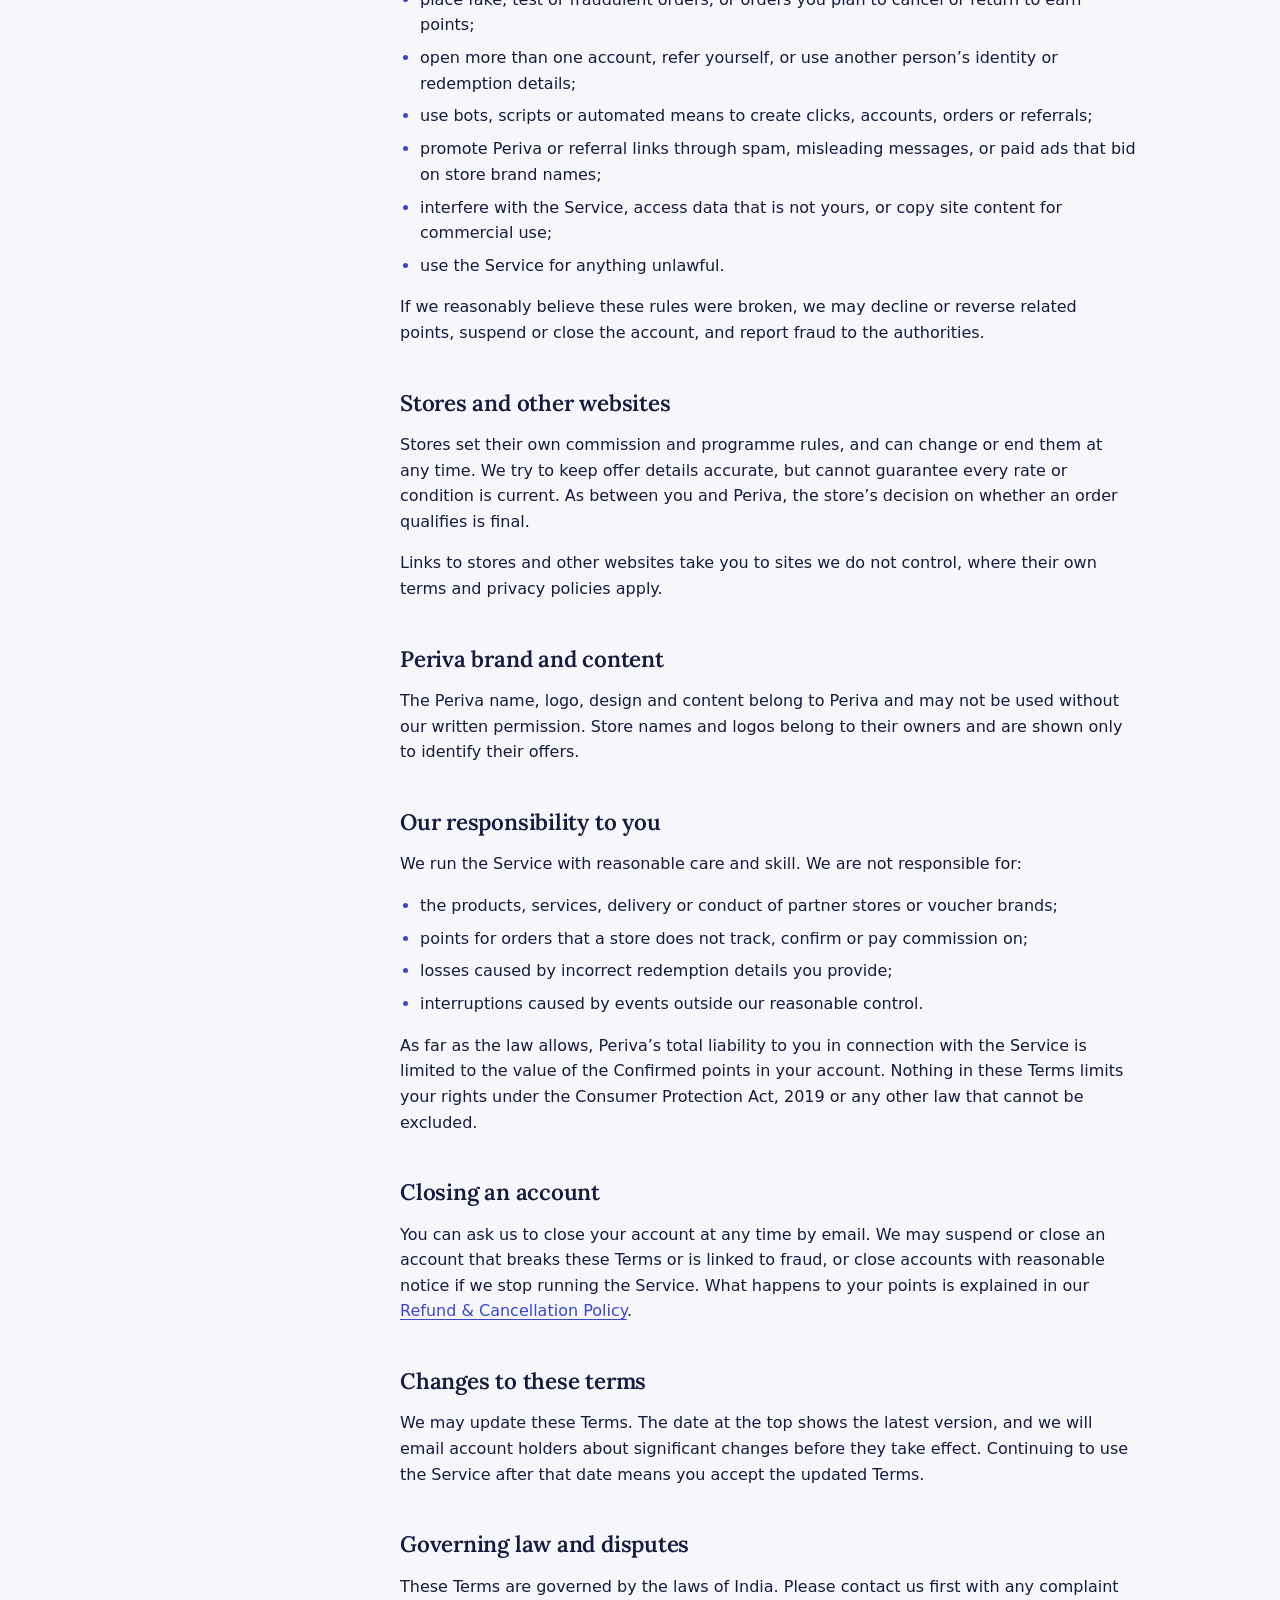
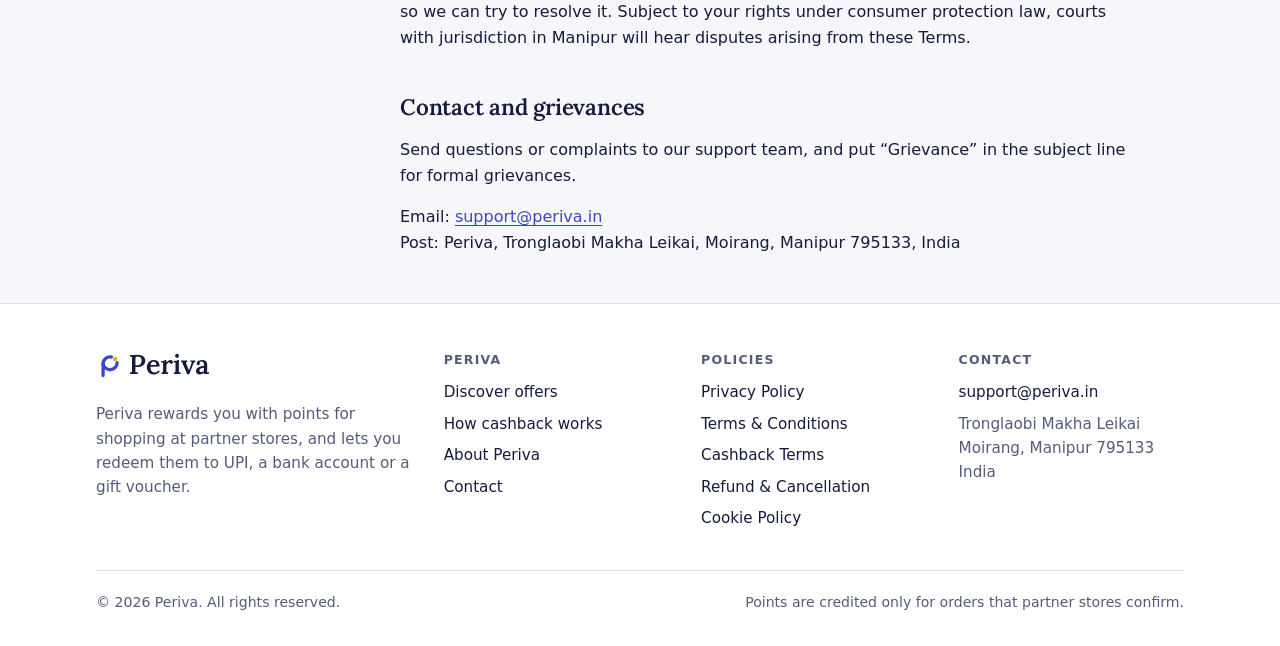
<file: terms.html>
<!doctype html>
<html lang="en-IN">
<head>
<meta charset="utf-8">
<meta name="viewport" content="width=device-width, initial-scale=1, viewport-fit=cover">
<title>Terms &amp; Conditions | Periva</title>
<meta name="description" content="Terms for using periva.in and the Periva rewards service: eligibility, Periva Points, fair use, partner stores, liability and disputes.">
<meta name="robots" content="index,follow">
<link rel="canonical" href="https://periva.in/terms.html">
<meta name="theme-color" content="#161B3D">
<meta name="color-scheme" content="light dark">
<meta property="og:type" content="website">
<meta property="og:site_name" content="Periva">
<meta property="og:locale" content="en_IN">
<meta property="og:title" content="Terms &amp; Conditions | Periva">
<meta property="og:description" content="Terms for using periva.in and the Periva rewards service: eligibility, Periva Points, fair use, partner stores, liability and disputes.">
<meta property="og:url" content="https://periva.in/terms.html">
<meta property="og:image" content="https://periva.in/assets/img/og-image.png">
<meta property="og:image:width" content="1200">
<meta property="og:image:height" content="630">
<meta property="og:image:alt" content="Periva logo with the line: Rewards on the shopping you already do">
<meta name="twitter:card" content="summary_large_image">
<meta name="twitter:title" content="Terms &amp; Conditions | Periva">
<meta name="twitter:description" content="Terms for using periva.in and the Periva rewards service: eligibility, Periva Points, fair use, partner stores, liability and disputes.">
<meta name="twitter:image" content="https://periva.in/assets/img/og-image.png">
<link rel="icon" href="favicon.ico" sizes="32x32">
<link rel="icon" href="assets/img/favicon.svg" type="image/svg+xml">
<link rel="apple-touch-icon" href="assets/img/apple-touch-icon.png">
<link rel="manifest" href="site.webmanifest">
<link rel="stylesheet" href="assets/css/periva.css">
<script>document.documentElement.classList.add("js")</script>
<script src="assets/js/periva.js" defer></script>
</head>
<body>
<a class="skip-link" href="#main">Skip to content</a>
<header class="site-header">
  <div class="wrap header-inner">
    <a class="brand" href="index.html" aria-label="Periva home"><svg width="136" height="30" viewBox="0 0 290 64" role="img" aria-label="Periva"><g transform="translate(-1 -2)" fill="none" stroke-width="7.5" stroke-linecap="round" stroke-linejoin="round" style="stroke:var(--brand)"><path d="M17 55V29A16 16 0 0 1 35.78 13.24"/><path d="M48.76 26.22A16 16 0 0 1 17 29"/></g><circle cx="43.31" cy="15.69" r="5" style="fill:var(--gold)"/><g transform="translate(74 50) scale(0.062)" fill="currentColor"><path d="M51.66656494140625 -55.00067138671875Q79.666259765625 -56.333984375 94.66629028320312 -64.83377075195312Q109.66632080078125 -73.33355712890625 115.8331298828125 -94.50003051757812Q121.99993896484375 -115.66650390625 121.99993896484375 -153.99993896484375V-553.332275390625Q121.99993896484375 -577.9990844726562 123.33328247070312 -600.8325500488281Q124.6666259765625 -623.666015625 125.6666259765625 -637.3326416015625Q109.0 -636.3326416015625 86.9998779296875 -635.6659851074219Q64.999755859375 -634.9993286132812 51.66656494140625 -633.9993286132812V-700.0Q116.66693115234375 -701.0 182.667236328125 -701.1666564941406Q248.66754150390625 -701.3333129882812 315.33447265625 -702.0Q406.33428955078125 -702.6666870117188 472.0009460449219 -679.3333129882812Q537.6676025390625 -655.9999389648438 573.0009460449219 -608.3331298828125Q608.3342895507812 -560.6663208007812 608.0008544921875 -485.99932861328125Q608.0007934570312 -446.3326416015625 591.5007019042969 -406.4993896484375Q575.0006103515625 -366.6661376953125 539.5006408691406 -333.166259765625Q504.00067138671875 -299.6663818359375 446.6676025390625 -278.66644287109375Q389.33453369140625 -257.66650390625 307.66851806640625 -256.3331298828125Q291.66815185546875 -255.66644287109375 277.0013732910156 -255.66644287109375Q262.3345947265625 -255.66644287109375 247.66778564453125 -256.66644287109375V-149.6676025390625Q247.66778564453125 -122.00091552734375 246.83444213867188 -98.83413696289062Q246.0010986328125 -75.6673583984375 244.0010986328125 -62.6673583984375Q256.66766357421875 -63.6673583984375 273.00103759765625 -64.33401489257812Q289.33441162109375 -65.00067138671875 305.5010986328125 -65.50067138671875Q321.66778564453125 -66.00067138671875 331.33428955078125 -66.333984375V0.0H51.66656494140625ZM247.66778564453125 -320.33380126953125Q261.33428955078125 -319.00048828125 273.1675720214844 -318.1671447753906Q285.0008544921875 -317.33380126953125 299.33404541015625 -317.33380126953125Q355.00067138671875 -317.33380126953125 393.6670837402344 -337.16705322265625Q432.33349609375 -357.00030517578125 452.333251953125 -394.6668395996094Q472.3330078125 -432.3333740234375 472.3330078125 -485.66656494140625Q472.3330078125 -534.6666259765625 458.3330383300781 -565.8332214355469Q444.33306884765625 -596.9998168945312 421.1665344238281 -613.4996948242188Q398.0 -629.9995727539062 370.00030517578125 -636.1661376953125Q342.0006103515625 -642.3327026367188 314.00115966796875 -642.3327026367188Q288.33477783203125 -642.3327026367188 273.8347473144531 -633.9995727539062Q259.334716796875 -625.6664428710938 253.50125122070312 -605.4999694824219Q247.66778564453125 -585.33349609375 247.66778564453125 -550.0001831054688Z M908.66650390625 16.0Q836.999755859375 16.0 781.1664123535156 -16.5Q725.3330688476562 -49.0 693.999755859375 -108.5Q662.6664428710938 -168.0 662.6664428710938 -249.0Q662.6664428710938 -319.0 693.8330993652344 -380.0Q724.999755859375 -441.0 781.6664123535156 -478.5Q838.3330688476562 -516.0 913.3330688476562 -516.0Q955.3330688476562 -516.0 994.1664733886719 -503.8333740234375Q1032.9998779296875 -491.666748046875 1063.9999694824219 -463.8334045410156Q1095.0000610351562 -436.00006103515625 1113.3334655761719 -390.1665954589844Q1131.6668701171875 -344.3331298828125 1131.0001831054688 -277.6661376953125L795.0006713867188 -271.6661376953125Q795.0006713867188 -210.333251953125 809.5006103515625 -162.50021362304688Q824.0005493164062 -114.66717529296875 857.0004272460938 -87.50064086914062Q890.0003051757812 -60.3341064453125 944.0001831054688 -60.3341064453125Q967.6666259765625 -60.3341064453125 995.4998168945312 -68.6673583984375Q1023.3330078125 -77.0006103515625 1050.3329772949219 -94.33389282226562Q1077.3329467773438 -111.66717529296875 1098.3330688476562 -138.0006103515625L1136.33349609375 -103.33349609375Q1103.3333129882812 -55.33331298828125 1063.333251953125 -29.333282470703125Q1023.3331909179688 -3.333251953125 982.9998474121094 6.3333740234375Q942.66650390625 16.0 908.66650390625 16.0ZM800.000732421875 -332.3333740234375H1007.6659545898438Q1006.999267578125 -372.33349609375 996.499267578125 -399.83331298828125Q985.999267578125 -427.3331298828125 965.9993896484375 -441.8329162597656Q945.99951171875 -456.33270263671875 916.9998168945312 -456.33270263671875Q868.3334350585938 -456.33270263671875 838.8337097167969 -423.832763671875Q809.333984375 -391.33282470703125 800.000732421875 -332.3333740234375Z M1198.9999389648438 -53.33404541015625Q1227.9998779296875 -53.33404541015625 1239.9998779296875 -65.83395385742188Q1251.9998779296875 -78.3338623046875 1254.9999084472656 -101.16705322265625Q1257.9999389648438 -124.000244140625 1257.9999389648438 -153.3333740234375V-341.3321533203125Q1257.9999389648438 -358.66552734375 1258.8332824707031 -378.9989929199219Q1259.6666259765625 -399.33245849609375 1261.9999389648438 -419.6658935546875Q1245.3333129882812 -418.6658935546875 1225.1665649414062 -418.1658935546875Q1204.9998168945312 -417.6658935546875 1191.6666259765625 -416.6658935546875V-480.99993896484375H1228.6668090820312Q1269.0000610351562 -480.99993896484375 1296.1670532226562 -490.4999694824219Q1323.3340454101562 -500.0 1333.6673583984375 -510.0H1376.0010986328125Q1378.0010986328125 -498.0001220703125 1379.0010986328125 -471.8333740234375Q1380.0010986328125 -445.6666259765625 1380.3344116210938 -419.66693115234375Q1403.3346557617188 -450.00042724609375 1428.0012817382812 -471.33367919921875Q1452.6679077148438 -492.66693115234375 1479.167724609375 -504.3334655761719Q1505.6675415039062 -516.0 1533.6672973632812 -516.0Q1566.3341064453125 -516.0 1590.6675415039062 -497.9999084472656Q1615.0009765625 -479.99981689453125 1615.0009765625 -439.666259765625Q1615.0009765625 -426.99945068359375 1608.6676025390625 -412.166015625Q1602.334228515625 -397.33258056640625 1588.66748046875 -387.1658630371094Q1575.000732421875 -376.9991455078125 1551.667236328125 -376.9991455078125Q1531.0006103515625 -377.33245849609375 1512.6671142578125 -390.8323669433594Q1494.3336181640625 -404.332275390625 1493.33349609375 -434.33251953125Q1471.6669311523438 -434.66583251953125 1449.5003967285156 -418.9991149902344Q1427.3338623046875 -403.3323974609375 1409.3340148925781 -380.165771484375Q1391.3341674804688 -356.9991455078125 1381.3344116210938 -333.332763671875L1381.667724609375 -142.66778564453125Q1381.667724609375 -126.66790771484375 1380.8343811035156 -104.50103759765625Q1380.0010375976562 -82.33416748046875 1377.667724609375 -61.33404541015625Q1393.667724609375 -63.000732421875 1411.83447265625 -63.500732421875Q1430.001220703125 -64.000732421875 1442.0010986328125 -64.33404541015625V0.0H1198.9999389648438Z M1652.9999389648438 -53.33404541015625Q1681.9998779296875 -53.33404541015625 1693.9998779296875 -65.83395385742188Q1705.9998779296875 -78.3338623046875 1708.9999084472656 -101.16705322265625Q1711.9999389648438 -124.000244140625 1711.9999389648438 -153.3333740234375V-339.998779296875Q1711.9999389648438 -357.3321533203125 1712.9999389648438 -377.83233642578125Q1713.9999389648438 -398.33251953125 1715.9999389648438 -419.6658935546875Q1699.3333129882812 -418.6658935546875 1679.1665649414062 -417.9992370605469Q1658.9998168945312 -417.33258056640625 1645.6666259765625 -416.33258056640625V-480.99993896484375Q1691.0 -480.99993896484375 1720.33349609375 -485.6666259765625Q1749.6669921875 -490.33331298828125 1766.1671142578125 -497.0Q1782.667236328125 -503.66668701171875 1789.667236328125 -510.0H1835.3344116210938V-142.66778564453125Q1835.3344116210938 -126.66790771484375 1834.5010681152344 -104.50103759765625Q1833.667724609375 -82.33416748046875 1831.3344116210938 -61.33404541015625Q1847.3344116210938 -63.000732421875 1865.5011596679688 -63.500732421875Q1883.6679077148438 -64.000732421875 1895.6677856445312 -64.33404541015625V0.0H1652.9999389648438ZM1768.3338623046875 -595.666259765625Q1738.6669311523438 -595.666259765625 1718.6668090820312 -617.3330688476562Q1698.6666870117188 -638.9998779296875 1698.6666870117188 -670.0784948012408Q1698.6666870117188 -701.1571116727941 1719.5001525878906 -722.9121434828814Q1740.3336181640625 -744.6671752929688 1768.00048828125 -744.6671752929688Q1796.9636332194011 -744.6671752929688 1816.4822743733725 -722.9121434828814Q1836.0009155273438 -701.1571116727941 1836.0009155273438 -670.0784948012408Q1836.0009155273438 -638.9998779296875 1817.1675109863281 -617.3330688476562Q1798.3341064453125 -595.666259765625 1768.3338623046875 -595.666259765625Z M2142.3331909179688 3.0 1989.3328857421875 -337.00042724609375Q1976.6663208007812 -366.33349609375 1970.6664123535156 -383.9998779296875Q1964.66650390625 -401.666259765625 1962.4998779296875 -413.9994201660156Q1960.333251953125 -426.33258056640625 1957.9998779296875 -437.999267578125L1919.0 -435.66595458984375V-500H2136.3343505859375V-447.3326416015625Q2112.3345336914062 -446.66595458984375 2104.8345642089844 -434.1660461425781Q2097.3345947265625 -421.6661376953125 2100.6678466796875 -401.4996337890625Q2104.0010986328125 -381.3331298828125 2112.6676635742188 -358.33331298828125L2173.00048828125 -214.33428955078125Q2181.00048828125 -196.00091552734375 2188.8338317871094 -176.50088500976562Q2196.6671752929688 -157.0008544921875 2204.3338623046875 -137.0008544921875H2205.3338623046875Q2212.3339233398438 -156.0009765625 2219.5006103515625 -175.667724609375Q2226.6672973632812 -195.33447265625 2233.0006713867188 -214.66790771484375L2288.333251953125 -368.999267578125Q2296.9999389648438 -393.66595458984375 2304.9999084472656 -409.6658935546875Q2312.9998779296875 -425.66583251953125 2320.3333129882812 -439.3326416015625L2257.6666870117188 -435.66595458984375V-500.0H2437.0006713867188V-447.3326416015625Q2414.333984375 -444.6658935546875 2397.3339233398438 -425.3324279785156Q2380.3338623046875 -405.99896240234375 2367.167205810547 -378.3323669433594Q2354.0005493164062 -350.665771484375 2342.6674194335938 -322.33294677734375L2213.66748046875 3.0Z M2758.6660766601562 0.0Q2756.332763671875 -14.99993896484375 2755.6661071777344 -25.666534423828125Q2754.9994506835938 -36.3331298828125 2753.6661376953125 -49.66644287109375Q2719.6661376953125 -15.66644287109375 2681.1661682128906 0.166778564453125Q2642.6661987304688 16.0 2601.9996337890625 16.0Q2533.9998779296875 16.0 2497.6665649414062 -20.833404541015625Q2461.333251953125 -57.66680908203125 2461.333251953125 -112.3336181640625Q2461.333251953125 -159.6669921875 2487.16650390625 -193.50033569335938Q2512.999755859375 -227.33367919921875 2555.1663208007812 -248.83367919921875Q2597.3328857421875 -270.33367919921875 2648.1661376953125 -281.5003662109375Q2698.9993896484375 -292.66705322265625 2748.9993896484375 -293.6671142578125V-349.000244140625Q2748.9993896484375 -378.00006103515625 2742.666046142578 -402.33319091796875Q2736.3327026367188 -426.66632080078125 2719.332794189453 -441.33282470703125Q2702.3328857421875 -455.99932861328125 2668.9998779296875 -455.66595458984375Q2646.666748046875 -455.33258056640625 2624.5003356933594 -446.666015625Q2602.3339233398438 -437.99945068359375 2589.0006103515625 -419.66644287109375Q2597.0006103515625 -410.999755859375 2599.167266845703 -400.499755859375Q2601.3339233398438 -389.999755859375 2601.3339233398438 -381.66644287109375Q2601.3339233398438 -364.33294677734375 2587.3338012695312 -344.83282470703125Q2573.3336791992188 -325.33270263671875 2541.6668090820312 -326.33270263671875Q2514.6666259765625 -326.9993896484375 2500.3331909179688 -345.1661682128906Q2485.999755859375 -363.33294677734375 2485.999755859375 -387.999755859375Q2485.999755859375 -425.9998779296875 2513.4998168945312 -454.6665954589844Q2540.9998779296875 -483.33331298828125 2587.9999389648438 -499.6666564941406Q2635 -516 2692.6666870117188 -516.0Q2779.3334350585938 -516.0 2825.000274658203 -470.83331298828125Q2870.6671142578125 -425.6666259765625 2870.3338012695312 -326.9998779296875Q2870.3338012695312 -291.99993896484375 2870.3338012695312 -263.5002136230469Q2870.3338012695312 -235.00048828125 2869.8338012695312 -206.50076293945312Q2869.3338012695312 -178.00103759765625 2869.3338012695312 -142.66778564453125Q2869.3338012695312 -128.00115966796875 2868.3338012695312 -105.66763305664062Q2867.3338012695312 -83.3341064453125 2865.3338012695312 -61.33404541015625Q2882.6671142578125 -63.000732421875 2901.1671447753906 -63.667388916015625Q2919.6671752929688 -64.33404541015625 2932.3336791992188 -64.6673583984375V0.0ZM2748.3327026367188 -234.99969482421875Q2718.3328247070312 -232.66632080078125 2689.1664123535156 -225.49966430664062Q2660.0 -218.3330078125 2637.1669311523438 -205.33306884765625Q2614.3338623046875 -192.3331298828125 2600.8340454101562 -172.83328247070312Q2587.334228515625 -153.33343505859375 2587.6675415039062 -127.66705322265625Q2589.0008544921875 -96.667236328125 2607.8340759277344 -82.50070190429688Q2626.6672973632812 -68.33416748046875 2651.6671142578125 -68.33416748046875Q2680.666748046875 -68.33416748046875 2704.166534423828 -80.16738891601562Q2727.6663208007812 -92.0006103515625 2748.3327026367188 -112.0003662109375Q2747.9993896484375 -122.33367919921875 2747.9993896484375 -133.00027465820312Q2747.9993896484375 -143.6668701171875 2747.9993896484375 -155.0001220703125Q2747.9993896484375 -168.66705322265625 2748.166046142578 -190.00021362304688Q2748.3327026367188 -211.3333740234375 2748.3327026367188 -234.99969482421875Z"/></g></svg></a>
    <button class="nav-toggle" type="button" aria-expanded="false" aria-controls="site-nav"><svg width="24" height="24" viewBox="0 0 24 24" fill="none" stroke="currentColor" stroke-width="1.8" stroke-linecap="round" stroke-linejoin="round" aria-hidden="true" focusable="false"><path d="M4 7h16M4 12h16M4 17h10"/></svg><span class="nav-toggle-label">Menu</span></button>
    <nav class="site-nav" id="site-nav" aria-label="Main"><ul><li><a href="offers.html">Discover offers</a></li><li><a href="how-cashback-works.html">How cashback works</a></li><li><a href="about.html">About</a></li><li><a class="nav-cta" href="contact.html">Contact</a></li></ul></nav>
  </div>
</header>
<main id="main" tabindex="-1">
<section class="page-hero">
  <div class="wrap"><div class="stack">
    <p class="kicker">Policies</p>
    <h1>Terms & Conditions</h1>
    <p class="lede">The rules for using periva.in and the Periva rewards service.</p>
    <p class="small muted">Last updated: <time datetime="2026-09-30">30 September 2026</time></p>
  </div></div>
</section>
<section class="section-sm">
  <div class="wrap legal">
    <nav class="legal-toc" aria-label="On this page"><p>On this page</p><ol><li><a href="#agree">About these terms</a></li><li><a href="#service">What Periva does</a></li><li><a href="#eligible">Who can use Periva</a></li><li><a href="#account">Your account</a></li><li><a href="#points">Periva Points</a></li><li><a href="#fair">Fair use</a></li><li><a href="#third">Stores and other websites</a></li><li><a href="#ip">Periva brand and content</a></li><li><a href="#liability">Our responsibility to you</a></li><li><a href="#close">Closing an account</a></li><li><a href="#changes">Changes to these terms</a></li><li><a href="#law">Governing law and disputes</a></li><li><a href="#contact">Contact and grievances</a></li></ol></nav>
    <article class="prose"><h2 id="agree">About these terms</h2><p>These Terms & Conditions (“Terms”) apply to your use of periva.in and the Periva rewards service (together, the “Service”), operated by Periva, Tronglaobi Makha Leikai, Moirang, Manipur 795133, India (“Periva”, “we”, “us”).</p>
<p>By using the Service or creating an account, you agree to these Terms, our <a href="cashback-terms.html">Cashback Terms</a>, <a href="privacy-policy.html">Privacy Policy</a> and <a href="cookie-policy.html">Cookie Policy</a>. If you do not agree, please do not use the Service.</p><h2 id="service">What Periva does</h2><p>Periva lists offers from partner stores and links you to them. When you buy from a partner store through a Periva link, the store may pay Periva a commission, and Periva credits you with Periva Points under the Cashback Terms. You can redeem confirmed points to a UPI ID, a bank account or a gift voucher.</p>
<p>Periva does not sell the products or services you buy from partner stores. Your purchase contract is with the store, which is responsible for its products, prices, delivery, returns, refunds, warranties and customer service.</p><h2 id="eligible">Who can use Periva</h2><ul>
<li>You must be at least 18 years old and able to enter a binding contract under Indian law.</li>
<li>You must live in India. To redeem points as a transfer, you need a UPI ID or Indian bank account in your own name.</li>
<li>You may hold one Periva account. Accounts are personal and cannot be transferred, sold or shared.</li>
</ul><h2 id="account">Your account</h2><p>Give accurate information and keep it up to date, especially your redemption details. Keep your login details private. You are responsible for activity on your account, so tell us promptly if you think someone else has accessed it.</p><h2 id="points">Periva Points</h2><p>Periva Points are rewards credited to your account. They are not money, a deposit, a wallet balance or a financial product, and they cannot be bought, sold or transferred to another person. Points have value only when they are Confirmed and redeemed as described in the Cashback Terms.</p><h2 id="fair">Fair use</h2><p>You must not:</p>
<ul>
<li>place fake, test or fraudulent orders, or orders you plan to cancel or return to earn points;</li>
<li>open more than one account, refer yourself, or use another person’s identity or redemption details;</li>
<li>use bots, scripts or automated means to create clicks, accounts, orders or referrals;</li>
<li>promote Periva or referral links through spam, misleading messages, or paid ads that bid on store brand names;</li>
<li>interfere with the Service, access data that is not yours, or copy site content for commercial use;</li>
<li>use the Service for anything unlawful.</li>
</ul>
<p>If we reasonably believe these rules were broken, we may decline or reverse related points, suspend or close the account, and report fraud to the authorities.</p><h2 id="third">Stores and other websites</h2><p>Stores set their own commission and programme rules, and can change or end them at any time. We try to keep offer details accurate, but cannot guarantee every rate or condition is current. As between you and Periva, the store’s decision on whether an order qualifies is final.</p>
<p>Links to stores and other websites take you to sites we do not control, where their own terms and privacy policies apply.</p><h2 id="ip">Periva brand and content</h2><p>The Periva name, logo, design and content belong to Periva and may not be used without our written permission. Store names and logos belong to their owners and are shown only to identify their offers.</p><h2 id="liability">Our responsibility to you</h2><p>We run the Service with reasonable care and skill. We are not responsible for:</p>
<ul>
<li>the products, services, delivery or conduct of partner stores or voucher brands;</li>
<li>points for orders that a store does not track, confirm or pay commission on;</li>
<li>losses caused by incorrect redemption details you provide;</li>
<li>interruptions caused by events outside our reasonable control.</li>
</ul>
<p>As far as the law allows, Periva’s total liability to you in connection with the Service is limited to the value of the Confirmed points in your account. Nothing in these Terms limits your rights under the Consumer Protection Act, 2019 or any other law that cannot be excluded.</p><h2 id="close">Closing an account</h2><p>You can ask us to close your account at any time by email. We may suspend or close an account that breaks these Terms or is linked to fraud, or close accounts with reasonable notice if we stop running the Service. What happens to your points is explained in our <a href="refund-policy.html">Refund & Cancellation Policy</a>.</p><h2 id="changes">Changes to these terms</h2><p>We may update these Terms. The date at the top shows the latest version, and we will email account holders about significant changes before they take effect. Continuing to use the Service after that date means you accept the updated Terms.</p><h2 id="law">Governing law and disputes</h2><p>These Terms are governed by the laws of India. Please contact us first with any complaint so we can try to resolve it. Subject to your rights under consumer protection law, courts with jurisdiction in Manipur will hear disputes arising from these Terms.</p><h2 id="contact">Contact and grievances</h2><p>Send questions or complaints to our support team, and put “Grievance” in the subject line for formal grievances.</p><p>Email: <a href="mailto:support@periva.in">support@periva.in</a><br>Post: Periva, Tronglaobi Makha Leikai, Moirang, Manipur 795133, India</p></article>
  </div>
</section>
</main>
<footer class="site-footer">
  <div class="wrap">
    <div class="footer-grid">
      <div class="footer-brand">
        <a href="index.html" aria-label="Periva home"><svg width="136" height="30" viewBox="0 0 290 64" role="img" aria-label="Periva"><g transform="translate(-1 -2)" fill="none" stroke-width="7.5" stroke-linecap="round" stroke-linejoin="round" style="stroke:var(--brand)"><path d="M17 55V29A16 16 0 0 1 35.78 13.24"/><path d="M48.76 26.22A16 16 0 0 1 17 29"/></g><circle cx="43.31" cy="15.69" r="5" style="fill:var(--gold)"/><g transform="translate(74 50) scale(0.062)" fill="currentColor"><path d="M51.66656494140625 -55.00067138671875Q79.666259765625 -56.333984375 94.66629028320312 -64.83377075195312Q109.66632080078125 -73.33355712890625 115.8331298828125 -94.50003051757812Q121.99993896484375 -115.66650390625 121.99993896484375 -153.99993896484375V-553.332275390625Q121.99993896484375 -577.9990844726562 123.33328247070312 -600.8325500488281Q124.6666259765625 -623.666015625 125.6666259765625 -637.3326416015625Q109.0 -636.3326416015625 86.9998779296875 -635.6659851074219Q64.999755859375 -634.9993286132812 51.66656494140625 -633.9993286132812V-700.0Q116.66693115234375 -701.0 182.667236328125 -701.1666564941406Q248.66754150390625 -701.3333129882812 315.33447265625 -702.0Q406.33428955078125 -702.6666870117188 472.0009460449219 -679.3333129882812Q537.6676025390625 -655.9999389648438 573.0009460449219 -608.3331298828125Q608.3342895507812 -560.6663208007812 608.0008544921875 -485.99932861328125Q608.0007934570312 -446.3326416015625 591.5007019042969 -406.4993896484375Q575.0006103515625 -366.6661376953125 539.5006408691406 -333.166259765625Q504.00067138671875 -299.6663818359375 446.6676025390625 -278.66644287109375Q389.33453369140625 -257.66650390625 307.66851806640625 -256.3331298828125Q291.66815185546875 -255.66644287109375 277.0013732910156 -255.66644287109375Q262.3345947265625 -255.66644287109375 247.66778564453125 -256.66644287109375V-149.6676025390625Q247.66778564453125 -122.00091552734375 246.83444213867188 -98.83413696289062Q246.0010986328125 -75.6673583984375 244.0010986328125 -62.6673583984375Q256.66766357421875 -63.6673583984375 273.00103759765625 -64.33401489257812Q289.33441162109375 -65.00067138671875 305.5010986328125 -65.50067138671875Q321.66778564453125 -66.00067138671875 331.33428955078125 -66.333984375V0.0H51.66656494140625ZM247.66778564453125 -320.33380126953125Q261.33428955078125 -319.00048828125 273.1675720214844 -318.1671447753906Q285.0008544921875 -317.33380126953125 299.33404541015625 -317.33380126953125Q355.00067138671875 -317.33380126953125 393.6670837402344 -337.16705322265625Q432.33349609375 -357.00030517578125 452.333251953125 -394.6668395996094Q472.3330078125 -432.3333740234375 472.3330078125 -485.66656494140625Q472.3330078125 -534.6666259765625 458.3330383300781 -565.8332214355469Q444.33306884765625 -596.9998168945312 421.1665344238281 -613.4996948242188Q398.0 -629.9995727539062 370.00030517578125 -636.1661376953125Q342.0006103515625 -642.3327026367188 314.00115966796875 -642.3327026367188Q288.33477783203125 -642.3327026367188 273.8347473144531 -633.9995727539062Q259.334716796875 -625.6664428710938 253.50125122070312 -605.4999694824219Q247.66778564453125 -585.33349609375 247.66778564453125 -550.0001831054688Z M908.66650390625 16.0Q836.999755859375 16.0 781.1664123535156 -16.5Q725.3330688476562 -49.0 693.999755859375 -108.5Q662.6664428710938 -168.0 662.6664428710938 -249.0Q662.6664428710938 -319.0 693.8330993652344 -380.0Q724.999755859375 -441.0 781.6664123535156 -478.5Q838.3330688476562 -516.0 913.3330688476562 -516.0Q955.3330688476562 -516.0 994.1664733886719 -503.8333740234375Q1032.9998779296875 -491.666748046875 1063.9999694824219 -463.8334045410156Q1095.0000610351562 -436.00006103515625 1113.3334655761719 -390.1665954589844Q1131.6668701171875 -344.3331298828125 1131.0001831054688 -277.6661376953125L795.0006713867188 -271.6661376953125Q795.0006713867188 -210.333251953125 809.5006103515625 -162.50021362304688Q824.0005493164062 -114.66717529296875 857.0004272460938 -87.50064086914062Q890.0003051757812 -60.3341064453125 944.0001831054688 -60.3341064453125Q967.6666259765625 -60.3341064453125 995.4998168945312 -68.6673583984375Q1023.3330078125 -77.0006103515625 1050.3329772949219 -94.33389282226562Q1077.3329467773438 -111.66717529296875 1098.3330688476562 -138.0006103515625L1136.33349609375 -103.33349609375Q1103.3333129882812 -55.33331298828125 1063.333251953125 -29.333282470703125Q1023.3331909179688 -3.333251953125 982.9998474121094 6.3333740234375Q942.66650390625 16.0 908.66650390625 16.0ZM800.000732421875 -332.3333740234375H1007.6659545898438Q1006.999267578125 -372.33349609375 996.499267578125 -399.83331298828125Q985.999267578125 -427.3331298828125 965.9993896484375 -441.8329162597656Q945.99951171875 -456.33270263671875 916.9998168945312 -456.33270263671875Q868.3334350585938 -456.33270263671875 838.8337097167969 -423.832763671875Q809.333984375 -391.33282470703125 800.000732421875 -332.3333740234375Z M1198.9999389648438 -53.33404541015625Q1227.9998779296875 -53.33404541015625 1239.9998779296875 -65.83395385742188Q1251.9998779296875 -78.3338623046875 1254.9999084472656 -101.16705322265625Q1257.9999389648438 -124.000244140625 1257.9999389648438 -153.3333740234375V-341.3321533203125Q1257.9999389648438 -358.66552734375 1258.8332824707031 -378.9989929199219Q1259.6666259765625 -399.33245849609375 1261.9999389648438 -419.6658935546875Q1245.3333129882812 -418.6658935546875 1225.1665649414062 -418.1658935546875Q1204.9998168945312 -417.6658935546875 1191.6666259765625 -416.6658935546875V-480.99993896484375H1228.6668090820312Q1269.0000610351562 -480.99993896484375 1296.1670532226562 -490.4999694824219Q1323.3340454101562 -500.0 1333.6673583984375 -510.0H1376.0010986328125Q1378.0010986328125 -498.0001220703125 1379.0010986328125 -471.8333740234375Q1380.0010986328125 -445.6666259765625 1380.3344116210938 -419.66693115234375Q1403.3346557617188 -450.00042724609375 1428.0012817382812 -471.33367919921875Q1452.6679077148438 -492.66693115234375 1479.167724609375 -504.3334655761719Q1505.6675415039062 -516.0 1533.6672973632812 -516.0Q1566.3341064453125 -516.0 1590.6675415039062 -497.9999084472656Q1615.0009765625 -479.99981689453125 1615.0009765625 -439.666259765625Q1615.0009765625 -426.99945068359375 1608.6676025390625 -412.166015625Q1602.334228515625 -397.33258056640625 1588.66748046875 -387.1658630371094Q1575.000732421875 -376.9991455078125 1551.667236328125 -376.9991455078125Q1531.0006103515625 -377.33245849609375 1512.6671142578125 -390.8323669433594Q1494.3336181640625 -404.332275390625 1493.33349609375 -434.33251953125Q1471.6669311523438 -434.66583251953125 1449.5003967285156 -418.9991149902344Q1427.3338623046875 -403.3323974609375 1409.3340148925781 -380.165771484375Q1391.3341674804688 -356.9991455078125 1381.3344116210938 -333.332763671875L1381.667724609375 -142.66778564453125Q1381.667724609375 -126.66790771484375 1380.8343811035156 -104.50103759765625Q1380.0010375976562 -82.33416748046875 1377.667724609375 -61.33404541015625Q1393.667724609375 -63.000732421875 1411.83447265625 -63.500732421875Q1430.001220703125 -64.000732421875 1442.0010986328125 -64.33404541015625V0.0H1198.9999389648438Z M1652.9999389648438 -53.33404541015625Q1681.9998779296875 -53.33404541015625 1693.9998779296875 -65.83395385742188Q1705.9998779296875 -78.3338623046875 1708.9999084472656 -101.16705322265625Q1711.9999389648438 -124.000244140625 1711.9999389648438 -153.3333740234375V-339.998779296875Q1711.9999389648438 -357.3321533203125 1712.9999389648438 -377.83233642578125Q1713.9999389648438 -398.33251953125 1715.9999389648438 -419.6658935546875Q1699.3333129882812 -418.6658935546875 1679.1665649414062 -417.9992370605469Q1658.9998168945312 -417.33258056640625 1645.6666259765625 -416.33258056640625V-480.99993896484375Q1691.0 -480.99993896484375 1720.33349609375 -485.6666259765625Q1749.6669921875 -490.33331298828125 1766.1671142578125 -497.0Q1782.667236328125 -503.66668701171875 1789.667236328125 -510.0H1835.3344116210938V-142.66778564453125Q1835.3344116210938 -126.66790771484375 1834.5010681152344 -104.50103759765625Q1833.667724609375 -82.33416748046875 1831.3344116210938 -61.33404541015625Q1847.3344116210938 -63.000732421875 1865.5011596679688 -63.500732421875Q1883.6679077148438 -64.000732421875 1895.6677856445312 -64.33404541015625V0.0H1652.9999389648438ZM1768.3338623046875 -595.666259765625Q1738.6669311523438 -595.666259765625 1718.6668090820312 -617.3330688476562Q1698.6666870117188 -638.9998779296875 1698.6666870117188 -670.0784948012408Q1698.6666870117188 -701.1571116727941 1719.5001525878906 -722.9121434828814Q1740.3336181640625 -744.6671752929688 1768.00048828125 -744.6671752929688Q1796.9636332194011 -744.6671752929688 1816.4822743733725 -722.9121434828814Q1836.0009155273438 -701.1571116727941 1836.0009155273438 -670.0784948012408Q1836.0009155273438 -638.9998779296875 1817.1675109863281 -617.3330688476562Q1798.3341064453125 -595.666259765625 1768.3338623046875 -595.666259765625Z M2142.3331909179688 3.0 1989.3328857421875 -337.00042724609375Q1976.6663208007812 -366.33349609375 1970.6664123535156 -383.9998779296875Q1964.66650390625 -401.666259765625 1962.4998779296875 -413.9994201660156Q1960.333251953125 -426.33258056640625 1957.9998779296875 -437.999267578125L1919.0 -435.66595458984375V-500H2136.3343505859375V-447.3326416015625Q2112.3345336914062 -446.66595458984375 2104.8345642089844 -434.1660461425781Q2097.3345947265625 -421.6661376953125 2100.6678466796875 -401.4996337890625Q2104.0010986328125 -381.3331298828125 2112.6676635742188 -358.33331298828125L2173.00048828125 -214.33428955078125Q2181.00048828125 -196.00091552734375 2188.8338317871094 -176.50088500976562Q2196.6671752929688 -157.0008544921875 2204.3338623046875 -137.0008544921875H2205.3338623046875Q2212.3339233398438 -156.0009765625 2219.5006103515625 -175.667724609375Q2226.6672973632812 -195.33447265625 2233.0006713867188 -214.66790771484375L2288.333251953125 -368.999267578125Q2296.9999389648438 -393.66595458984375 2304.9999084472656 -409.6658935546875Q2312.9998779296875 -425.66583251953125 2320.3333129882812 -439.3326416015625L2257.6666870117188 -435.66595458984375V-500.0H2437.0006713867188V-447.3326416015625Q2414.333984375 -444.6658935546875 2397.3339233398438 -425.3324279785156Q2380.3338623046875 -405.99896240234375 2367.167205810547 -378.3323669433594Q2354.0005493164062 -350.665771484375 2342.6674194335938 -322.33294677734375L2213.66748046875 3.0Z M2758.6660766601562 0.0Q2756.332763671875 -14.99993896484375 2755.6661071777344 -25.666534423828125Q2754.9994506835938 -36.3331298828125 2753.6661376953125 -49.66644287109375Q2719.6661376953125 -15.66644287109375 2681.1661682128906 0.166778564453125Q2642.6661987304688 16.0 2601.9996337890625 16.0Q2533.9998779296875 16.0 2497.6665649414062 -20.833404541015625Q2461.333251953125 -57.66680908203125 2461.333251953125 -112.3336181640625Q2461.333251953125 -159.6669921875 2487.16650390625 -193.50033569335938Q2512.999755859375 -227.33367919921875 2555.1663208007812 -248.83367919921875Q2597.3328857421875 -270.33367919921875 2648.1661376953125 -281.5003662109375Q2698.9993896484375 -292.66705322265625 2748.9993896484375 -293.6671142578125V-349.000244140625Q2748.9993896484375 -378.00006103515625 2742.666046142578 -402.33319091796875Q2736.3327026367188 -426.66632080078125 2719.332794189453 -441.33282470703125Q2702.3328857421875 -455.99932861328125 2668.9998779296875 -455.66595458984375Q2646.666748046875 -455.33258056640625 2624.5003356933594 -446.666015625Q2602.3339233398438 -437.99945068359375 2589.0006103515625 -419.66644287109375Q2597.0006103515625 -410.999755859375 2599.167266845703 -400.499755859375Q2601.3339233398438 -389.999755859375 2601.3339233398438 -381.66644287109375Q2601.3339233398438 -364.33294677734375 2587.3338012695312 -344.83282470703125Q2573.3336791992188 -325.33270263671875 2541.6668090820312 -326.33270263671875Q2514.6666259765625 -326.9993896484375 2500.3331909179688 -345.1661682128906Q2485.999755859375 -363.33294677734375 2485.999755859375 -387.999755859375Q2485.999755859375 -425.9998779296875 2513.4998168945312 -454.6665954589844Q2540.9998779296875 -483.33331298828125 2587.9999389648438 -499.6666564941406Q2635 -516 2692.6666870117188 -516.0Q2779.3334350585938 -516.0 2825.000274658203 -470.83331298828125Q2870.6671142578125 -425.6666259765625 2870.3338012695312 -326.9998779296875Q2870.3338012695312 -291.99993896484375 2870.3338012695312 -263.5002136230469Q2870.3338012695312 -235.00048828125 2869.8338012695312 -206.50076293945312Q2869.3338012695312 -178.00103759765625 2869.3338012695312 -142.66778564453125Q2869.3338012695312 -128.00115966796875 2868.3338012695312 -105.66763305664062Q2867.3338012695312 -83.3341064453125 2865.3338012695312 -61.33404541015625Q2882.6671142578125 -63.000732421875 2901.1671447753906 -63.667388916015625Q2919.6671752929688 -64.33404541015625 2932.3336791992188 -64.6673583984375V0.0ZM2748.3327026367188 -234.99969482421875Q2718.3328247070312 -232.66632080078125 2689.1664123535156 -225.49966430664062Q2660.0 -218.3330078125 2637.1669311523438 -205.33306884765625Q2614.3338623046875 -192.3331298828125 2600.8340454101562 -172.83328247070312Q2587.334228515625 -153.33343505859375 2587.6675415039062 -127.66705322265625Q2589.0008544921875 -96.667236328125 2607.8340759277344 -82.50070190429688Q2626.6672973632812 -68.33416748046875 2651.6671142578125 -68.33416748046875Q2680.666748046875 -68.33416748046875 2704.166534423828 -80.16738891601562Q2727.6663208007812 -92.0006103515625 2748.3327026367188 -112.0003662109375Q2747.9993896484375 -122.33367919921875 2747.9993896484375 -133.00027465820312Q2747.9993896484375 -143.6668701171875 2747.9993896484375 -155.0001220703125Q2747.9993896484375 -168.66705322265625 2748.166046142578 -190.00021362304688Q2748.3327026367188 -211.3333740234375 2748.3327026367188 -234.99969482421875Z"/></g></svg></a>
        <p>Periva rewards you with points for shopping at partner stores, and lets you redeem them to UPI, a bank account or a gift voucher.</p>
      </div>
      <div><h2>Periva</h2><ul>
        <li><a href="offers.html">Discover offers</a></li>
        <li><a href="how-cashback-works.html">How cashback works</a></li>
        <li><a href="about.html">About Periva</a></li>
        <li><a href="contact.html">Contact</a></li>
      </ul></div>
      <div><h2>Policies</h2><ul><li><a href="privacy-policy.html">Privacy Policy</a></li><li><a href="terms.html">Terms & Conditions</a></li><li><a href="cashback-terms.html">Cashback Terms</a></li><li><a href="refund-policy.html">Refund & Cancellation</a></li><li><a href="cookie-policy.html">Cookie Policy</a></li></ul></div>
      <div><h2>Contact</h2><ul>
        <li><a href="mailto:support@periva.in">support@periva.in</a></li>
        <li><address>Tronglaobi Makha Leikai<br>Moirang, Manipur 795133<br>India</address></li>
      </ul></div>
    </div>
    <div class="footer-bottom">
      <p>&copy; <span data-year>2026</span> Periva. All rights reserved.</p>
      <p>Points are credited only for orders that partner stores confirm.</p>
    </div>
  </div>
</footer>
</body>
</html>
</file>
<file: assets/css/periva.css>
/* Periva — site styles
   Layout: calm, editorial pages on a cool porcelain ground; serif headings,
   hairline rules and one deep-navy band per page. Gold is reserved for points. */
@font-face {
  font-family: "Lora Periva";
  src: url([data-uri]) format("woff");
  font-weight: 600;
  font-style: normal;
  font-display: swap;
}

:root {
  --bg: #F6F6FB;
  --surface: #FFFFFF;
  --surface-2: #EEEFF8;
  --ink: #161B3D;
  --muted: #555B7B;
  --line: #DFE1EE;
  --brand: #3B47C4;
  --brand-strong: #2C369E;
  --brand-ink: #FFFFFF;
  --brand-soft: #E5E7FB;
  --gold: #E9A92B;
  --gold-soft: #FBF0D6;
  --gold-ink: #7A5300;
  --night: #161B3D;
  --night-2: #1F2550;
  --night-ink: #EEF0FF;
  --night-muted: #B9BEE3;
  --night-line: #2F3670;
  --night-accent: #9AA4FF;
  --track: #2F6C94;
  --track-soft: #E1EEF6;
  --ok: #1D7A55;
  --ok-soft: #DDF1E7;
  --bad: #A23B2A;
  --bad-soft: #F8E4E0;
  --shadow: 0 1px 2px rgba(22, 27, 61, .05), 0 12px 32px -12px rgba(22, 27, 61, .14);

  --font-display: "Lora Periva", Lora, Georgia, "Times New Roman", serif;
  --font-body: system-ui, -apple-system, "Segoe UI", Roboto, "Noto Sans", "Helvetica Neue", Arial, sans-serif;

  --step--1: .875rem;
  --step-0: 1rem;
  --step-1: 1.15rem;
  --step-2: 1.4rem;
  --step-3: clamp(1.6rem, 1.25rem + 1.3vw, 2.25rem);
  --step-4: clamp(2.1rem, 1.5rem + 2.8vw, 3.5rem);

  --radius: 12px;
  --radius-sm: 8px;
  --wrap: 72rem;
  --gutter: clamp(1rem, 4vw, 2rem);
  color-scheme: light;
}

@media (prefers-color-scheme: dark) {
  :root:not([data-theme="light"]) {
    --bg: #0D1026;
    --surface: #151935;
    --surface-2: #1A1F40;
    --ink: #E9EAF7;
    --muted: #A9AEcc;
    --line: #2A2F55;
    --brand: #9AA4FF;
    --brand-strong: #B9C0FF;
    --brand-ink: #0D1026;
    --brand-soft: #232A66;
    --gold: #F2BC4E;
    --gold-soft: #3A2E12;
    --gold-ink: #F6D48C;
    --night: #070918;
    --night-2: #11152E;
    --night-ink: #EEF0FF;
    --night-muted: #B9BEE3;
    --night-line: #262B52;
    --night-accent: #9AA4FF;
    --track: #8CC3E6;
    --track-soft: #16293A;
    --ok: #7FD3AE;
    --ok-soft: #133226;
    --bad: #F1A193;
    --bad-soft: #3A1D18;
    --shadow: 0 1px 2px rgba(0, 0, 0, .3), 0 12px 32px -12px rgba(0, 0, 0, .5);
    color-scheme: dark;
  }
}
:root[data-theme="dark"] {
  --bg: #0D1026;
  --surface: #151935;
  --surface-2: #1A1F40;
  --ink: #E9EAF7;
  --muted: #A9AECC;
  --line: #2A2F55;
  --brand: #9AA4FF;
  --brand-strong: #B9C0FF;
  --brand-ink: #0D1026;
  --brand-soft: #232A66;
  --gold: #F2BC4E;
  --gold-soft: #3A2E12;
  --gold-ink: #F6D48C;
  --night: #070918;
  --night-2: #11152E;
  --night-ink: #EEF0FF;
  --night-muted: #B9BEE3;
  --night-line: #262B52;
  --night-accent: #9AA4FF;
  --track: #8CC3E6;
  --track-soft: #16293A;
  --ok: #7FD3AE;
  --ok-soft: #133226;
  --bad: #F1A193;
  --bad-soft: #3A1D18;
  --shadow: 0 1px 2px rgba(0, 0, 0, .3), 0 12px 32px -12px rgba(0, 0, 0, .5);
  color-scheme: dark;
}

/* ---------- Base ---------- */
*, *::before, *::after { box-sizing: border-box; }
html { -webkit-text-size-adjust: 100%; text-size-adjust: 100%; scroll-padding-top: 5.5rem; }
body {
  margin: 0; background: var(--bg); color: var(--ink);
  font-family: var(--font-body); font-size: var(--step-0); line-height: 1.6;
  -webkit-font-smoothing: antialiased;
}
img, svg { max-width: 100%; }
img { display: block; height: auto; }
a { color: var(--brand); text-decoration-thickness: 1px; text-underline-offset: 3px; }
a:hover { color: var(--brand-strong); }
:focus-visible { outline: 3px solid var(--gold); outline-offset: 2px; border-radius: 4px; }
h1, h2, h3 { font-family: var(--font-display); font-weight: 600; line-height: 1.18; margin: 0; text-wrap: balance; letter-spacing: -0.01em; }
h1 { font-size: var(--step-4); letter-spacing: -0.02em; }
h2 { font-size: var(--step-3); }
h3 { font-size: var(--step-1); }
p { margin: 0; }
ul, ol { margin: 0; padding-left: 1.25rem; }
.skip-link { position: absolute; left: 1rem; top: -3rem; z-index: 100; background: var(--brand); color: var(--brand-ink); padding: .55rem 1rem; border-radius: var(--radius-sm); font-weight: 600; text-decoration: none; }
.skip-link:focus { top: 1rem; color: var(--brand-ink); }
.wrap { width: 100%; max-width: var(--wrap); margin-inline: auto; padding-inline: var(--gutter); }
.stack { display: grid; gap: 1rem; }
.lede { font-size: var(--step-1); color: var(--muted); max-width: 40rem; }
.muted { color: var(--muted); }
.small { font-size: var(--step--1); }
.kicker { font-size: .8rem; font-weight: 700; letter-spacing: .12em; text-transform: uppercase; color: var(--brand); display: inline-flex; align-items: center; gap: .6rem; }
.kicker::before { content: ""; width: 1.5rem; height: 2px; background: var(--gold); border-radius: 2px; }

/* ---------- Header ---------- */
.site-header { position: sticky; top: 0; z-index: 50; background: var(--bg); border-bottom: 1px solid var(--line); }
.header-inner { display: flex; align-items: center; justify-content: space-between; gap: 1rem; min-height: 4.25rem; }
.brand { display: inline-flex; color: var(--ink); text-decoration: none; padding-block: .4rem; }
.brand:hover { color: var(--ink); }
.brand svg { width: 8.4rem; height: auto; display: block; }
.nav-toggle { display: none; align-items: center; gap: .5rem; background: var(--surface); border: 1px solid var(--line); color: var(--ink); font: inherit; font-weight: 600; font-size: .9rem; padding: .5rem .85rem; border-radius: var(--radius-sm); cursor: pointer; }
.nav-toggle svg { width: 1.15rem; height: 1.15rem; }
.site-nav ul { list-style: none; margin: 0; padding: 0; display: flex; align-items: center; gap: .15rem; }
.site-nav a { display: block; padding: .55rem .8rem; color: var(--ink); text-decoration: none; font-weight: 600; font-size: .95rem; border-radius: var(--radius-sm); position: relative; }
.site-nav a:hover { color: var(--brand); }
.site-nav a[aria-current="page"]:not(.nav-cta)::after { content: ""; position: absolute; left: .8rem; right: .8rem; bottom: .2rem; height: 2px; background: var(--gold); border-radius: 2px; }
.site-nav .nav-cta { background: var(--ink); color: var(--bg); margin-left: .6rem; padding-inline: 1rem; }
.site-nav .nav-cta:hover { background: var(--brand); color: var(--brand-ink); }
.site-nav .nav-cta[aria-current="page"] { background: var(--brand); color: var(--brand-ink); }
@media (max-width: 800px) {
  .nav-toggle { display: inline-flex; }
  .site-nav { position: absolute; left: 0; right: 0; top: 100%; background: var(--bg); border-bottom: 1px solid var(--line); padding: .5rem var(--gutter) 1rem; box-shadow: var(--shadow); }
  .js .site-nav:not(.is-open) { display: none; }
  .site-nav ul { flex-direction: column; align-items: stretch; gap: .1rem; }
  .site-nav a { padding: .8rem .75rem; font-size: 1rem; }
  .site-nav a[aria-current="page"]:not(.nav-cta) { background: var(--surface-2); }
  .site-nav a[aria-current="page"]:not(.nav-cta)::after { display: none; }
  .site-nav .nav-cta { margin: .5rem 0 0; text-align: center; }
  html:not(.js) .site-nav { position: static; box-shadow: none; border: 0; padding: 0 0 .75rem; }
  html:not(.js) .header-inner { flex-wrap: wrap; }
  html:not(.js) .nav-toggle { display: none; }
}

/* ---------- Buttons ---------- */
.btn-row { display: flex; flex-wrap: wrap; gap: .75rem; align-items: center; }
.btn { display: inline-flex; align-items: center; justify-content: center; gap: .55rem; min-height: 3rem; padding: .75rem 1.3rem; border-radius: var(--radius-sm); font: inherit; font-weight: 700; line-height: 1.2; text-decoration: none; cursor: pointer; border: 1.5px solid transparent; transition: background-color .15s ease, color .15s ease, border-color .15s ease; }
.btn svg { width: 1.1rem; height: 1.1rem; flex: none; }
.btn-primary { background: var(--brand); color: var(--brand-ink); }
.btn-primary:hover { background: var(--brand-strong); color: var(--brand-ink); }
.btn-outline { background: transparent; color: var(--ink); border-color: var(--ink); }
.btn-outline:hover { background: var(--ink); color: var(--bg); }
.btn[disabled] { opacity: .6; cursor: progress; }

/* ---------- Sections ---------- */
.section { padding-block: clamp(3rem, 6vw, 5rem); }
.section-sm { padding-block: clamp(2rem, 4vw, 3rem); }
.rule-top { border-top: 1px solid var(--line); }
.section-head { display: grid; gap: .8rem; max-width: 44rem; margin-bottom: clamp(1.75rem, 3vw, 2.5rem); }
.night { background: var(--night); color: var(--night-ink); }
.night .muted, .night .lede { color: var(--night-muted); }
.night .kicker { color: var(--night-accent); }
.night a { color: var(--night-accent); }

/* ---------- Hero ---------- */
.hero { padding-block: clamp(2.5rem, 6vw, 4.5rem) clamp(3rem, 6vw, 5rem); }
.hero-grid { display: grid; grid-template-columns: minmax(0, 1fr) minmax(0, 1fr); gap: clamp(2rem, 5vw, 4.5rem); align-items: center; }
.hero-copy { display: grid; gap: 1.4rem; min-width: 0; }
.hero-copy h1 { max-width: 16ch; }
.hero-copy h1 em { font-style: normal; color: var(--brand); }
.hero-facts { list-style: none; padding: 0; display: grid; gap: .55rem; border-top: 1px solid var(--line); padding-top: 1.2rem; max-width: 36rem; }
.hero-facts li { display: grid; grid-template-columns: 1.25rem minmax(0, 1fr); gap: .65rem; color: var(--muted); font-size: .95rem; }
.hero-facts svg { width: 1.25rem; height: 1.25rem; color: var(--brand); margin-top: .12rem; }
@media (max-width: 900px) { .hero-grid { grid-template-columns: minmax(0, 1fr); } }

/* Signature: the Periva loop */
.loop { position: relative; width: 100%; max-width: 40rem; margin: 0 auto; }
.loop svg { width: 100%; height: auto; display: block; overflow: visible; }
.loop .ring { fill: none; stroke: var(--line); stroke-width: 2; }
.loop .ring-progress { fill: none; stroke: var(--brand); stroke-width: 4; stroke-linecap: round; }
.loop .node { fill: var(--surface); stroke: var(--line); stroke-width: 1.5; }
.loop .node-icon { fill: none; stroke: var(--brand); stroke-width: 2; stroke-linecap: round; stroke-linejoin: round; }
.loop .node-num { font: 700 13px var(--font-body); fill: var(--muted); letter-spacing: .08em; }
.loop .node-label { font: 600 22px var(--font-display); fill: var(--ink); }
.loop .node-sub { font: 400 15px var(--font-body); fill: var(--muted); }
.loop .core { fill: var(--night); }
.loop .core-mark { fill: none; stroke: var(--night-accent); stroke-width: 7.5; stroke-linecap: round; stroke-linejoin: round; }
.loop .core-dot { fill: var(--gold); }
.loop .core-text { font: 600 18px var(--font-display); fill: var(--night-ink); }
.loop .core-sub { font: 400 12.5px var(--font-body); fill: var(--night-muted); letter-spacing: .06em; }
.loop .orbit-dot { fill: var(--gold); }
@media (prefers-reduced-motion: no-preference) {
  .loop .orbit { transform-origin: 260px 230px; animation: orbit 14s linear infinite; }
  @keyframes orbit { to { transform: rotate(360deg); } }
}

/* ---------- Steps (real sequence) ---------- */
.steps { list-style: none; margin: 0; padding: 0; display: grid; grid-template-columns: repeat(4, minmax(0, 1fr)); gap: 0; counter-reset: s; border-top: 1px solid var(--line); }
.steps li { counter-increment: s; padding: 1.5rem 1.5rem 0 0; display: grid; gap: .5rem; align-content: start; position: relative; }
.steps li::before { content: "0" counter(s); font: 600 1rem var(--font-display); color: var(--brand); display: flex; align-items: center; gap: .6rem; }
.steps li::after { content: ""; position: absolute; top: -5px; left: 0; width: 9px; height: 9px; border-radius: 50%; background: var(--brand); }
.steps li:last-child::after { background: var(--gold); }
.steps p { color: var(--muted); font-size: .95rem; }
@media (max-width: 900px) { .steps { grid-template-columns: repeat(2, minmax(0, 1fr)); row-gap: 1.5rem; } }
@media (max-width: 540px) {
  .steps { grid-template-columns: minmax(0, 1fr); border-top: 0; border-left: 1px solid var(--line); row-gap: 1.6rem; margin-left: .3rem; }
  .steps li { padding: 0 0 0 1.4rem; }
  .steps li::after { top: .45rem; left: -5px; }
}

/* ---------- Reasons ---------- */
.reasons { display: grid; grid-template-columns: repeat(2, minmax(0, 1fr)); gap: 1px; background: var(--line); border: 1px solid var(--line); border-radius: var(--radius); overflow: hidden; }
.reason { background: var(--surface); padding: clamp(1.25rem, 3vw, 1.9rem); display: grid; gap: .6rem; align-content: start; }
.reason .icon { width: 2.6rem; height: 2.6rem; border-radius: 10px; display: grid; place-items: center; background: var(--brand-soft); color: var(--brand); }
.reason .icon.gold { background: var(--gold-soft); color: var(--gold-ink); }
.reason .icon svg { width: 1.3rem; height: 1.3rem; }
.reason p { color: var(--muted); }
@media (max-width: 720px) { .reasons { grid-template-columns: minmax(0, 1fr); } }

/* ---------- Split ---------- */
.split { display: grid; grid-template-columns: minmax(0, .85fr) minmax(0, 1.15fr); gap: clamp(2rem, 5vw, 4rem); align-items: start; }
.split > * { min-width: 0; }
@media (max-width: 900px) { .split { grid-template-columns: minmax(0, 1fr); } }

/* ---------- Conditions list ---------- */
.conditions { list-style: none; padding: 0; margin: 0; display: grid; gap: 0; }
.conditions li { display: grid; grid-template-columns: 1.5rem minmax(0, 1fr); gap: .9rem; padding: 1rem 0; border-top: 1px solid var(--line); }
.conditions li:first-child { border-top: 0; padding-top: 0; }
.conditions svg { width: 1.5rem; height: 1.5rem; margin-top: .05rem; }
.conditions .ok svg { color: var(--ok); }
.conditions .no svg { color: var(--bad); }
.night .conditions li { border-color: var(--night-line); }
.night .conditions .ok svg { color: var(--night-accent); }
.night .conditions .no svg { color: var(--gold); }

/* ---------- Status tags ---------- */
.tag { font-family: var(--font-body); display: inline-flex; align-items: center; gap: .35rem; font-size: .75rem; font-weight: 700; letter-spacing: .04em; text-transform: uppercase; padding: .2rem .55rem; border-radius: 6px; white-space: nowrap; line-height: 1.4; }
.tag-tracked { background: var(--track-soft); color: var(--track); }
.tag-pending { background: var(--gold-soft); color: var(--gold-ink); }
.tag-confirmed { background: var(--ok-soft); color: var(--ok); }
.tag-redeemed { background: var(--brand-soft); color: var(--brand); }
.tag-declined { background: var(--bad-soft); color: var(--bad); }

/* ---------- Passbook (status ledger) ---------- */
.passbook { background: var(--surface); border: 1px solid var(--line); border-radius: var(--radius); overflow: hidden; box-shadow: var(--shadow); }
.passbook-head { display: flex; justify-content: space-between; align-items: center; gap: 1rem; padding: 1rem 1.25rem; background: var(--night); color: var(--night-ink); }
.passbook-head p { font-family: var(--font-display); font-weight: 600; font-size: 1.1rem; }
.passbook-head span { font-size: .8rem; color: var(--night-muted); letter-spacing: .08em; text-transform: uppercase; }
.passbook-row { display: grid; grid-template-columns: 8.5rem minmax(0, 1fr); gap: 1rem; padding: .95rem 1.25rem; border-top: 1px solid var(--line); align-items: start;
  background-image: linear-gradient(var(--line), var(--line)); background-size: 1px 100%; background-repeat: no-repeat; background-position: 9.75rem 0; }
.passbook-row:first-of-type { border-top: 0; }
.passbook-row p { color: var(--muted); padding-left: .5rem; }
@media (max-width: 560px) {
  .passbook-row { grid-template-columns: minmax(0, 1fr); gap: .45rem; background-image: none; }
  .passbook-row p { padding-left: 0; }
}

/* ---------- Stage cards (How it works) ---------- */
.stages { display: grid; gap: 0; border-top: 1px solid var(--line); }
.stage { display: grid; grid-template-columns: 5rem minmax(0, 1fr); gap: 1.5rem; padding-block: clamp(1.5rem, 3vw, 2.25rem); border-bottom: 1px solid var(--line); }
.stage-num { font: 600 2.4rem/1 var(--font-display); color: var(--brand); }
.stage > div { display: grid; gap: .65rem; min-width: 0; }
.stage h2 { font-size: var(--step-2); display: flex; flex-wrap: wrap; align-items: center; gap: .6rem; }
.stage p, .stage li { color: var(--muted); }
.stage ul { display: grid; gap: .35rem; }
@media (max-width: 560px) { .stage { grid-template-columns: minmax(0, 1fr); gap: .5rem; } .stage-num { font-size: 1.8rem; } }

/* ---------- Redeem options ---------- */
.options { display: grid; grid-template-columns: repeat(2, minmax(0, 1fr)); gap: 1rem; }
.option { background: var(--surface); border: 1px solid var(--line); border-radius: var(--radius); padding: 1.4rem; display: grid; gap: .55rem; align-content: start; }
.option .icon { width: 2.6rem; height: 2.6rem; border-radius: 10px; display: grid; place-items: center; background: var(--gold-soft); color: var(--gold-ink); }
.option .icon svg { width: 1.3rem; height: 1.3rem; }
.option p { color: var(--muted); }
@media (max-width: 640px) { .options { grid-template-columns: minmax(0, 1fr); } }

/* ---------- FAQ ---------- */
.faq { display: grid; max-width: 50rem; border-top: 1px solid var(--line); }
.faq details { border-bottom: 1px solid var(--line); }
.faq summary { cursor: pointer; list-style: none; padding: 1.15rem 2.5rem 1.15rem 0; position: relative; font: 600 1.1rem/1.4 var(--font-display); }
.faq summary::-webkit-details-marker { display: none; }
.faq summary::after { content: "+"; position: absolute; right: .25rem; top: 50%; transform: translateY(-50%); font: 400 1.6rem/1 var(--font-body); color: var(--brand); }
.faq details[open] summary::after { content: "\2212"; }
.faq details > div { padding: 0 0 1.25rem; color: var(--muted); display: grid; gap: .6rem; max-width: 44rem; }

/* ---------- Offers ---------- */
.offer-guide { display: grid; grid-template-columns: repeat(4, minmax(0, 1fr)); gap: 0; margin: 0; border-top: 2px solid var(--ink); }
.offer-guide div { padding: 1.25rem 1.25rem 0 0; display: grid; gap: .4rem; align-content: start; }
.offer-guide dt { font: 600 1.1rem var(--font-display); }
.offer-guide dd { margin: 0; color: var(--muted); font-size: .95rem; }
@media (max-width: 900px) { .offer-guide { grid-template-columns: repeat(2, minmax(0, 1fr)); row-gap: 1.25rem; } }
@media (max-width: 540px) { .offer-guide { grid-template-columns: minmax(0, 1fr); } }
.offer-filters { display: flex; flex-wrap: wrap; gap: .5rem; margin-bottom: 1.25rem; }
.chip { font: inherit; font-size: .9rem; font-weight: 600; padding: .45rem .9rem; border-radius: var(--radius-sm); border: 1px solid var(--line); background: var(--surface); color: var(--ink); cursor: pointer; }
.chip[aria-pressed="true"] { background: var(--ink); border-color: var(--ink); color: var(--bg); }
.offer-grid { display: grid; grid-template-columns: repeat(auto-fill, minmax(min(100%, 17rem), 1fr)); gap: 1rem; }
.offer-card { background: var(--surface); border: 1px solid var(--line); border-radius: var(--radius); padding: 1.3rem; display: grid; gap: .85rem; grid-template-rows: auto auto 1fr auto; }
.offer-card h3 { font-size: 1.2rem; }
.offer-cat { font-size: .8rem; color: var(--muted); font-weight: 600; text-transform: uppercase; letter-spacing: .06em; }
.offer-rate { font: 600 1.55rem/1.15 var(--font-display); color: var(--brand); }
.offer-rate span { display: block; font: 600 .85rem var(--font-body); color: var(--muted); margin-top: .25rem; }
.offer-meta { display: grid; gap: .3rem; font-size: .88rem; margin: 0; }
.offer-meta div { display: flex; justify-content: space-between; gap: .75rem; border-bottom: 1px dashed var(--line); padding-bottom: .3rem; }
.offer-meta dt { color: var(--muted); }
.offer-meta dd { margin: 0; text-align: right; font-weight: 600; }
.offer-card ul { font-size: .88rem; color: var(--muted); display: grid; gap: .2rem; }
.offer-card .btn { width: 100%; }

/* ---------- Contact ---------- */
.contact-grid { display: grid; grid-template-columns: minmax(0, .8fr) minmax(0, 1.2fr); gap: clamp(1.5rem, 4vw, 3.5rem); align-items: start; }
@media (max-width: 900px) { .contact-grid { grid-template-columns: minmax(0, 1fr); } }
.details { display: grid; gap: 1.4rem; }
.detail { display: grid; grid-template-columns: 2.6rem minmax(0, 1fr); gap: .9rem; align-items: start; }
.detail .icon { width: 2.6rem; height: 2.6rem; border-radius: 10px; background: var(--brand-soft); color: var(--brand); display: grid; place-items: center; }
.detail .icon svg { width: 1.25rem; height: 1.25rem; }
.detail > div { display: grid; gap: .15rem; min-width: 0; }
.detail strong { font-family: var(--font-display); font-weight: 600; font-size: 1.05rem; }
.detail a, .detail address { font-style: normal; overflow-wrap: anywhere; }
.copy-btn { justify-self: start; font: inherit; font-size: .85rem; font-weight: 600; color: var(--brand); background: none; border: 0; padding: .1rem 0; cursor: pointer; text-decoration: underline; text-underline-offset: 3px; }
.card { background: var(--surface); border: 1px solid var(--line); border-radius: var(--radius); padding: clamp(1.25rem, 3vw, 2rem); }
.note { display: grid; grid-template-columns: 1.4rem minmax(0, 1fr); gap: .8rem; background: var(--gold-soft); border-radius: var(--radius); padding: 1rem 1.2rem; }
.note svg { width: 1.4rem; height: 1.4rem; color: var(--gold-ink); }
.note p + p { margin-top: .35rem; }

.form { display: grid; gap: 1.1rem; }
.form-row { display: grid; grid-template-columns: repeat(2, minmax(0, 1fr)); gap: 1.1rem; align-items: start; }
@media (max-width: 560px) { .form-row { grid-template-columns: minmax(0, 1fr); } }
.field { display: grid; gap: .4rem; min-width: 0; }
.field > label { font-weight: 600; font-size: .95rem; }
.field .hint { font-size: .85rem; color: var(--muted); }
.field input, .field select, .field textarea { width: 100%; font: inherit; font-size: 1rem; color: var(--ink); background: var(--bg); border: 1.5px solid var(--line); border-radius: var(--radius-sm); padding: .75rem .85rem; min-height: 3rem; }
.field textarea { min-height: 9rem; resize: vertical; line-height: 1.5; }
.field input:focus, .field select:focus, .field textarea:focus { outline: none; border-color: var(--brand); box-shadow: 0 0 0 3px var(--brand-soft); }
.field [aria-invalid="true"] { border-color: var(--bad); }
.field .error { font-size: .85rem; color: var(--bad); font-weight: 600; }
.check { display: grid; grid-template-columns: 1.25rem minmax(0, 1fr); gap: .65rem; align-items: start; font-size: .95rem; font-weight: 400; }
.check input { width: 1.2rem; height: 1.2rem; margin: .2rem 0 0; accent-color: var(--brand); }
.hp { position: absolute; left: -9999px; width: 1px; height: 1px; overflow: hidden; }
.form-status { border-radius: var(--radius-sm); padding: .9rem 1rem; font-weight: 600; }
.form-status.ok { background: var(--ok-soft); color: var(--ok); }
.form-status.err { background: var(--bad-soft); color: var(--bad); }
.form-status a { color: inherit; }

/* ---------- Legal ---------- */
.page-hero { padding-block: clamp(2.5rem, 5vw, 4rem) clamp(1.5rem, 3vw, 2.5rem); }
.page-hero .stack { max-width: 46rem; }
.legal { display: grid; grid-template-columns: 15rem minmax(0, 1fr); gap: clamp(2rem, 5vw, 4rem); align-items: start; }
.legal-toc { position: sticky; top: 5.75rem; font-size: .92rem; border-left: 2px solid var(--line); padding-left: 1rem; }
.legal-toc p { font: 600 1rem var(--font-display); margin-bottom: .6rem; }
.legal-toc ol { padding-left: 1.1rem; display: grid; gap: .35rem; color: var(--muted); }
.legal-toc a { color: var(--muted); text-decoration: none; }
.legal-toc a:hover { color: var(--brand); text-decoration: underline; }
.prose { max-width: 46rem; min-width: 0; }
.prose > * + * { margin-top: 1rem; }
.prose h2 { font-size: var(--step-2); margin-top: 2.5rem; padding-top: .25rem; }
.prose h2:first-child { margin-top: 0; }
.prose ul, .prose ol { display: grid; gap: .45rem; }
.prose li::marker { color: var(--brand); }
.prose address { font-style: normal; }
.table-wrap { overflow-x: auto; border: 1px solid var(--line); border-radius: var(--radius); background: var(--surface); }
.table-wrap table { border-collapse: collapse; width: 100%; min-width: 18rem; font-size: .95rem; }
.table-wrap th, .table-wrap td { text-align: left; padding: .75rem 1rem; border-top: 1px solid var(--line); vertical-align: top; }
.table-wrap thead th { border-top: 0; background: var(--surface-2); font-family: var(--font-display); font-weight: 600; }
@media (max-width: 900px) {
  .legal { grid-template-columns: minmax(0, 1fr); }
  .legal-toc { position: static; background: var(--surface); border: 1px solid var(--line); border-radius: var(--radius); padding: 1rem 1.25rem; }
}

/* ---------- Closing band ---------- */
.closing { display: grid; grid-template-columns: minmax(0, 1fr) auto; gap: 1.5rem 3rem; align-items: center; }
.closing h2 { color: var(--night-ink); }
.closing p { margin-top: .6rem; max-width: 38rem; }
.closing .btn { background: var(--gold); color: #1B1400; }
.closing .btn:hover { background: var(--night-ink); color: var(--night); }
@media (max-width: 720px) { .closing { grid-template-columns: minmax(0, 1fr); } }

/* ---------- Footer ---------- */
.site-footer { background: var(--surface); border-top: 1px solid var(--line); padding-block: 3rem 2rem; font-size: .95rem; }
.footer-grid { display: grid; grid-template-columns: minmax(0, 1.4fr) repeat(3, minmax(0, 1fr)); gap: 2rem; }
.footer-grid > * { min-width: 0; }
.footer-brand { display: grid; gap: .9rem; align-content: start; }
.footer-brand svg { width: 8rem; height: auto; color: var(--ink); }
.footer-brand p { color: var(--muted); max-width: 22rem; }
.site-footer h2 { font: 700 .78rem var(--font-body); letter-spacing: .1em; text-transform: uppercase; color: var(--muted); margin-bottom: .8rem; }
.site-footer ul { list-style: none; padding: 0; display: grid; gap: .45rem; }
.site-footer a { color: var(--ink); text-decoration: none; }
.site-footer a:hover { color: var(--brand); text-decoration: underline; }
.site-footer address { font-style: normal; color: var(--muted); overflow-wrap: anywhere; }
.footer-bottom { margin-top: 2.5rem; padding-top: 1.25rem; border-top: 1px solid var(--line); display: flex; flex-wrap: wrap; justify-content: space-between; gap: .75rem; color: var(--muted); font-size: .88rem; }
@media (max-width: 900px) { .footer-grid { grid-template-columns: repeat(2, minmax(0, 1fr)); } .footer-brand { grid-column: 1 / -1; } }
@media (max-width: 480px) { .footer-grid { grid-template-columns: minmax(0, 1fr); } }

.notfound { display: grid; gap: 1.25rem; max-width: 36rem; padding-block: clamp(3rem, 8vw, 6rem); }

@media (prefers-reduced-motion: reduce) {
  *, *::before, *::after { transition: none !important; animation: none !important; }
}
@media print {
  .site-header, .site-footer, .nav-toggle, .legal-toc, .night { display: none !important; }
  body { background: #fff; color: #000; }
}
.visually-hidden { position: absolute !important; width: 1px; height: 1px; padding: 0; margin: -1px; overflow: hidden; clip: rect(0 0 0 0); white-space: nowrap; border: 0; }
.loop .orbit { transform-box: view-box; }
@media (max-width: 540px) {
  .loop .node-sub { display: none; }
  .loop .node-label { font-size: 28px; }
}
.field > label.check { font-weight: 400; }
</file>
